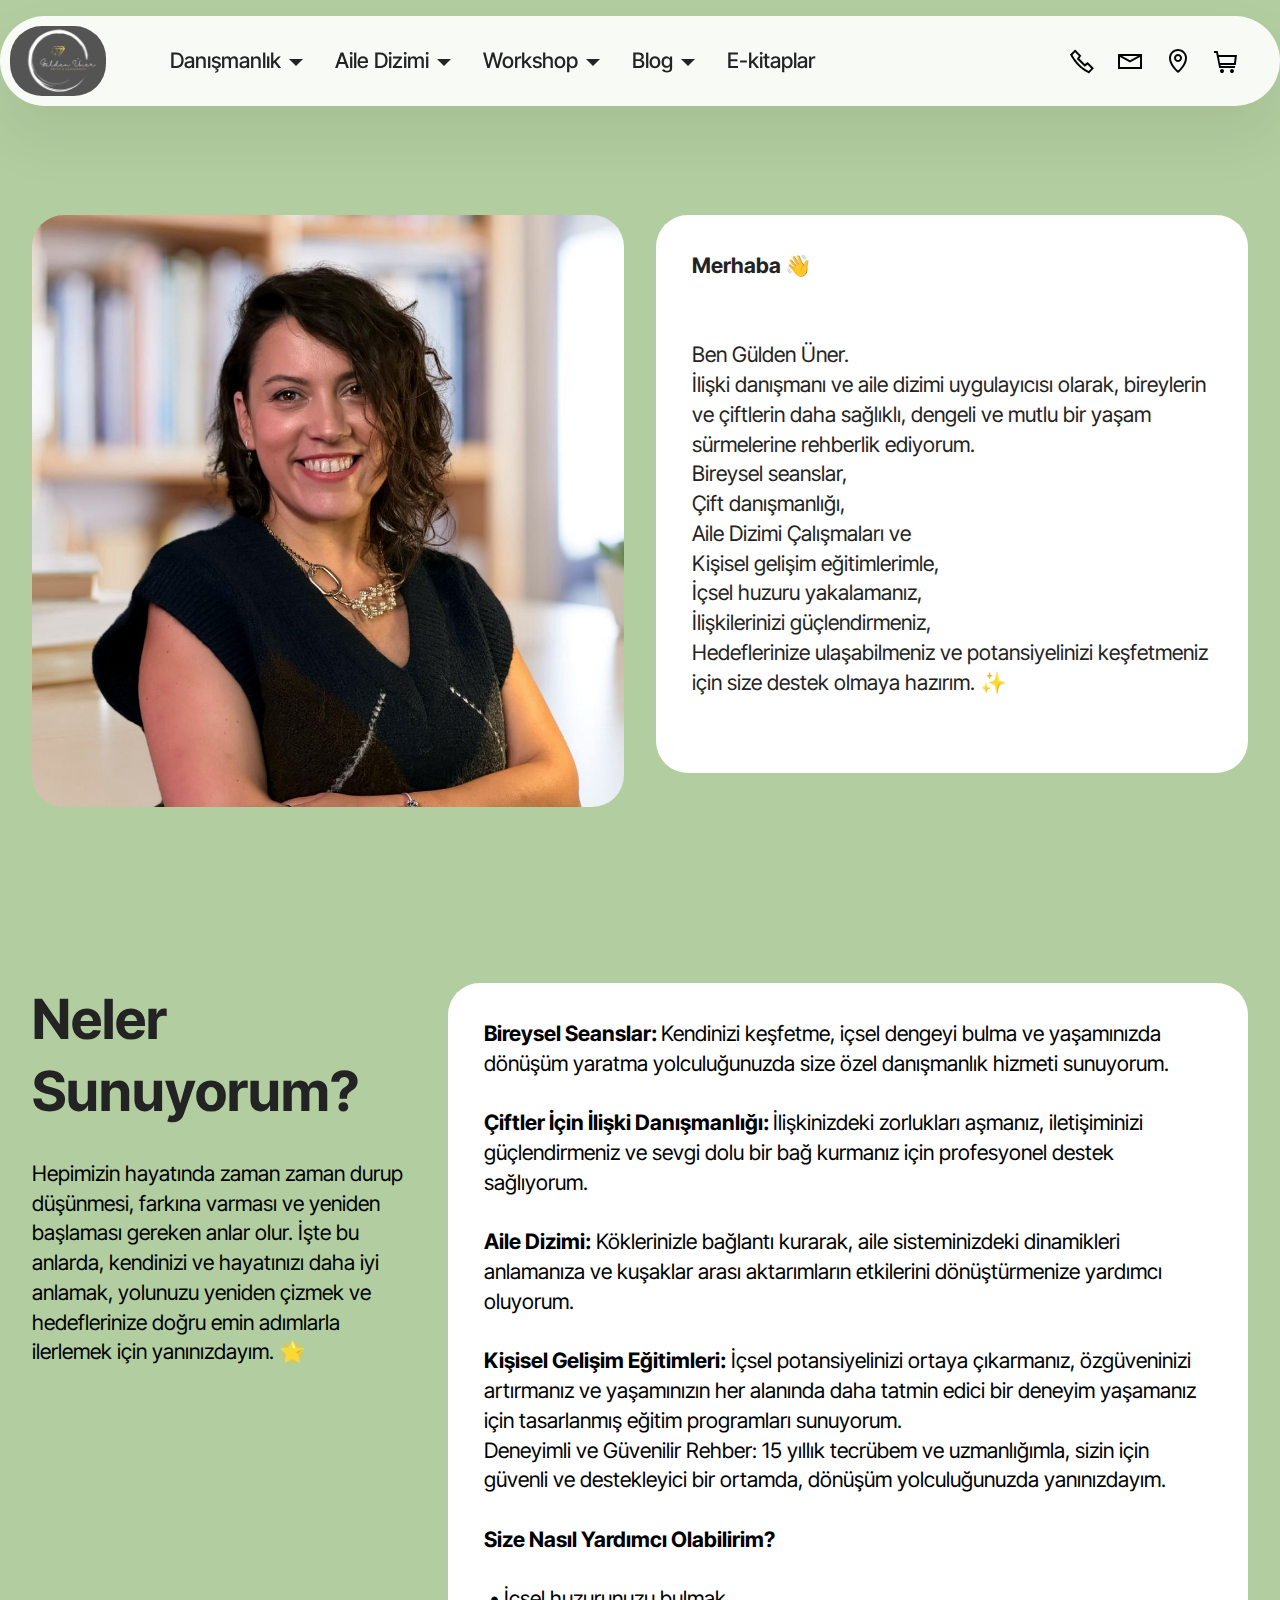
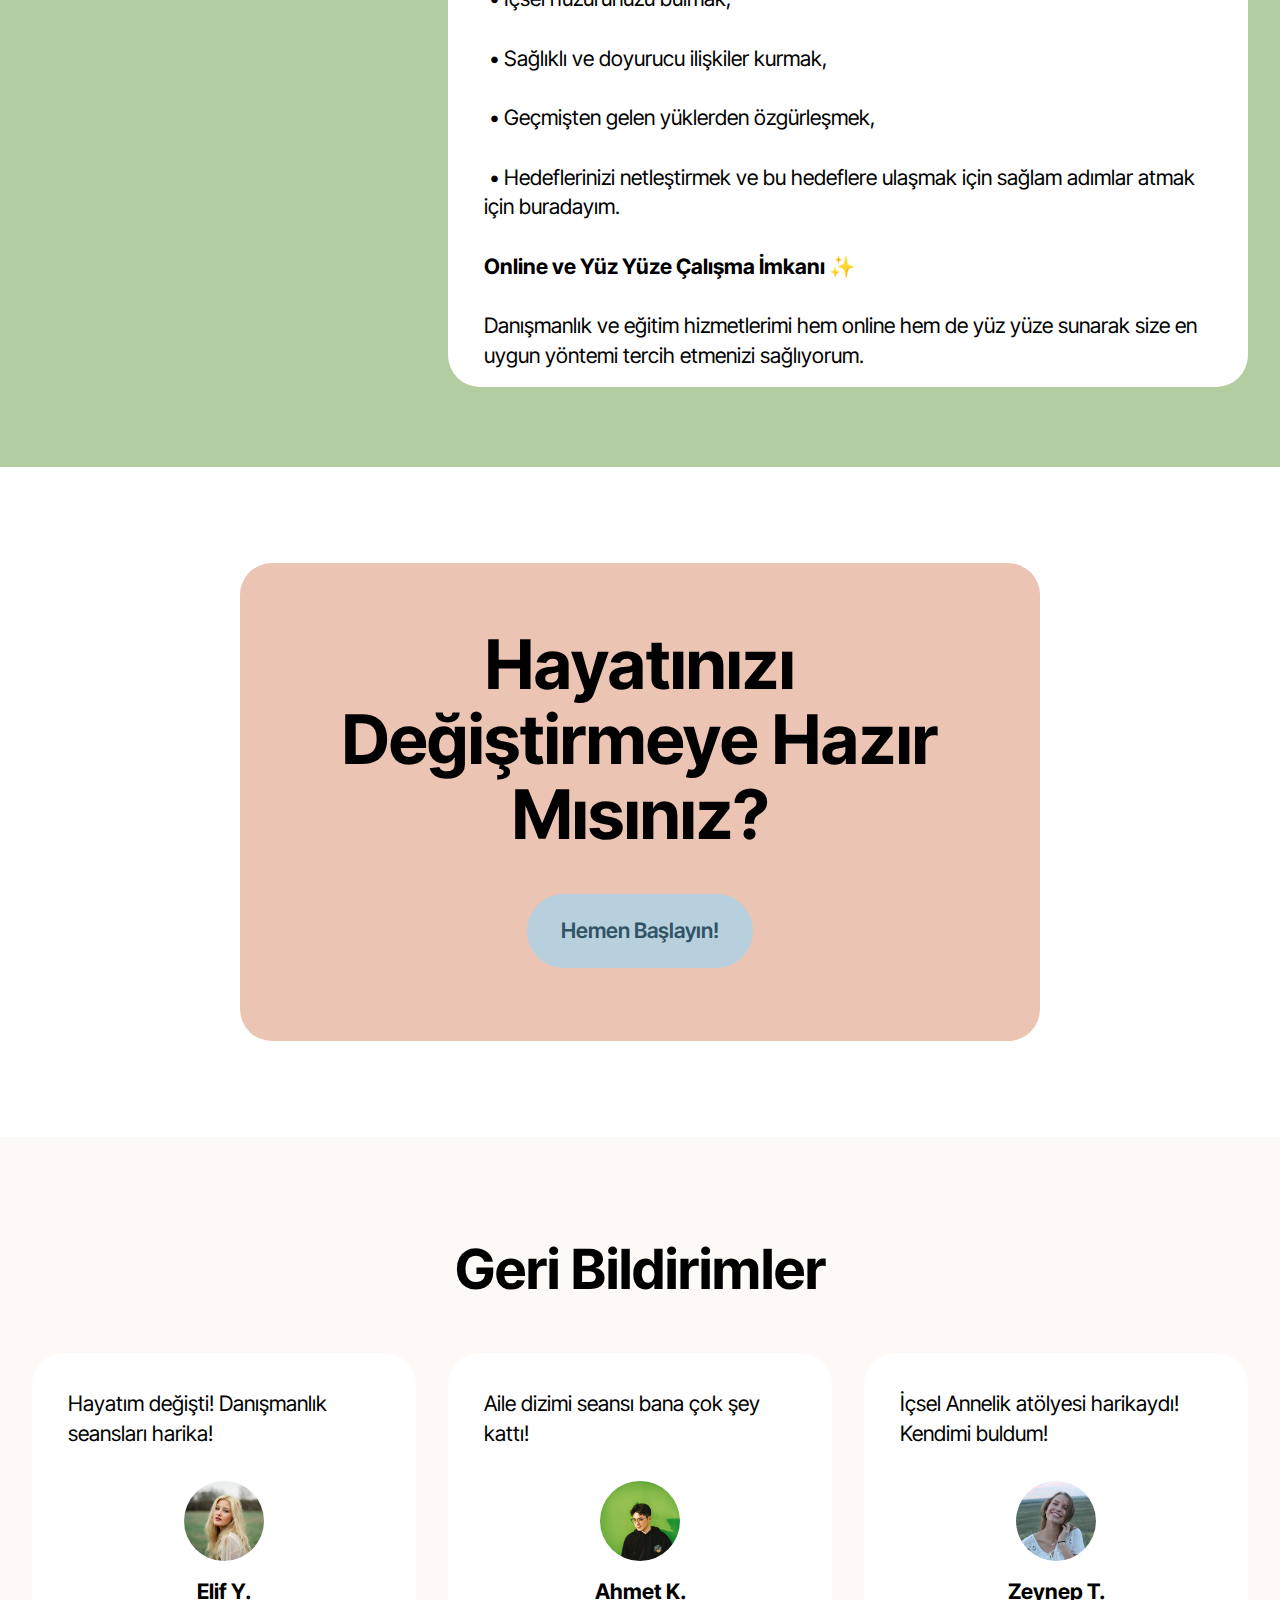
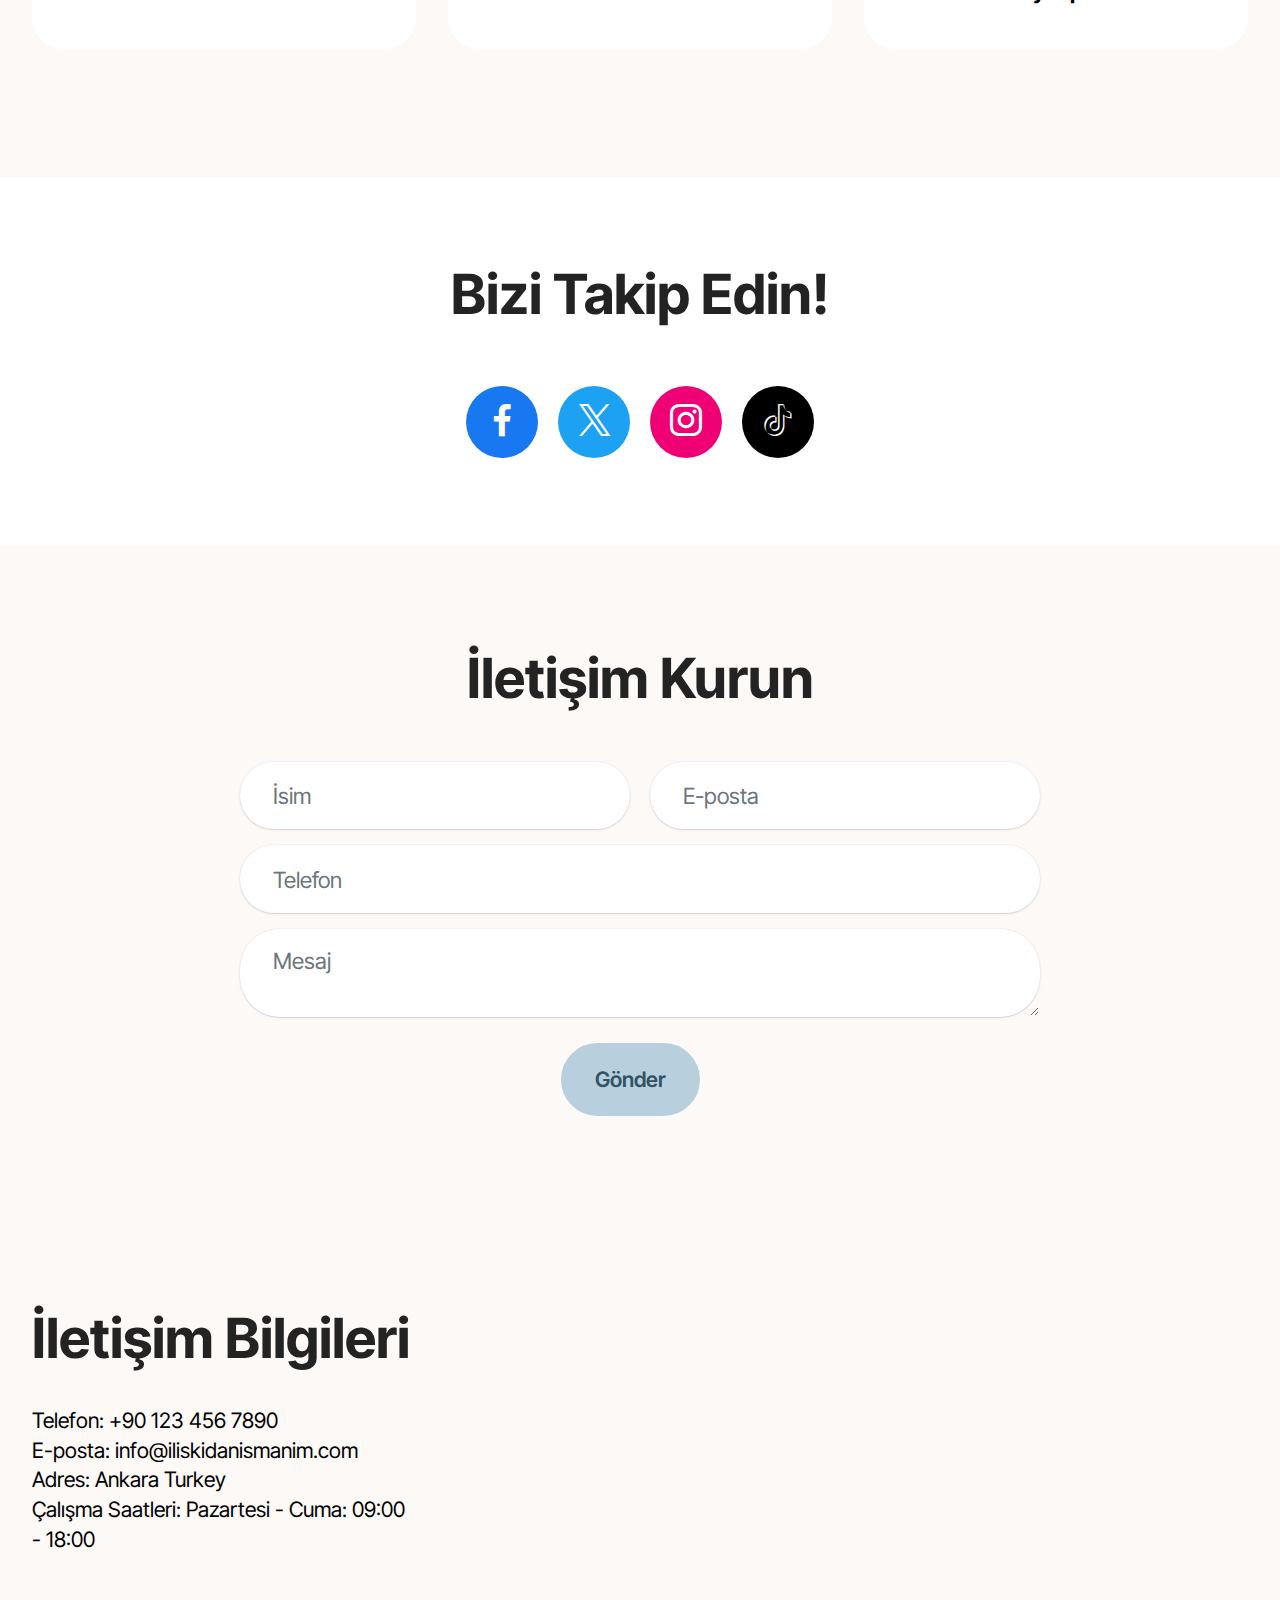
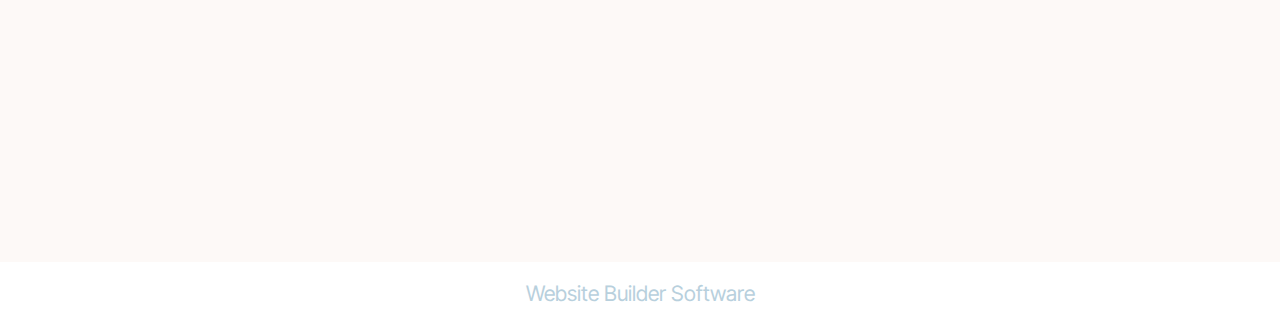
<file: index.html>
<!DOCTYPE html>
<html  >
<head>
  <!-- Site made with Mobirise Website Builder v5.9.18, https://mobirise.com -->
  <meta charset="UTF-8">
  <meta http-equiv="X-UA-Compatible" content="IE=edge">
  <meta name="generator" content="Mobirise v5.9.18, mobirise.com">
  <meta name="viewport" content="width=device-width, initial-scale=1, minimum-scale=1">
  <link rel="shortcut icon" href="assets/images/gulden-unerweb-206x206.png" type="image/x-icon">
  <meta name="description" content="Kendinizi ve İlişkilerinizi Yeniden Keşfedin
Bireysel ilişki danışmanlığı, aile dizimi bireysel seansları ve grup çalışmaları ile kendinizi daha derin bir şekilde tanıma yolculuğuna çıkabilirsiniz. Düzenlediğim “İçsel Annelik: Kendine Şefkat Yolculuğu”, “Öze Dönüş ve Kendini Hatırlamak” gibi özel workshoplar sayesinde, hayatınıza ve ilişkilerinize yeni bir perspektif kazandırabilirsiniz.

Hepimiz daha huzurlu, dengeli ve sevgi dolu bir yaşamı hak ediyoruz. Sizin için buradayım; farkındalıkla güçlenmek ve özünüze dönmek için ilk adımı birlikte atalım.">
  
  
  <title>Gülden Üner Eğitim & Danışmanlık</title>
  <link rel="stylesheet" href="assets/web/assets/mobirise-icons2/mobirise2.css">
  <link rel="stylesheet" href="assets/bootstrap/css/bootstrap.min.css">
  <link rel="stylesheet" href="assets/bootstrap/css/bootstrap-grid.min.css">
  <link rel="stylesheet" href="assets/bootstrap/css/bootstrap-reboot.min.css">
  <link rel="stylesheet" href="assets/parallax/jarallax.css">
  <link rel="stylesheet" href="assets/dropdown/css/style.css">
  <link rel="stylesheet" href="assets/socicon/css/styles.css">
  <link rel="stylesheet" href="assets/theme/css/style.css">
  <link rel="preload" href="https://fonts.googleapis.com/css2?family=Inter+Tight:wght@400;700&display=swap&display=swap" as="style" onload="this.onload=null;this.rel='stylesheet'">
  <noscript><link rel="stylesheet" href="https://fonts.googleapis.com/css2?family=Inter+Tight:wght@400;700&display=swap&display=swap"></noscript>
  <link rel="preload" as="style" href="assets/mobirise/css/mbr-additional.css?v=76VHGb"><link rel="stylesheet" href="assets/mobirise/css/mbr-additional.css?v=76VHGb" type="text/css">

  
  
  
</head>
<body>
  
  <section data-bs-version="5.1" class="menu menu2 cid-uw6UAw4QAH" once="menu" id="menu-5-uw6UAw4QAH">
	

	<nav class="navbar navbar-dropdown navbar-fixed-top navbar-expand-lg">
		<div class="container">
			<div class="navbar-brand">
				<span class="navbar-logo">
					<a href="mailto:guldenuner@gmail.com">
						<img src="assets/images/gulden-unerweb-206x206.png" alt="Mobirise Website Builder" style="height: 4.4rem;">
					</a>
				</span>
				<span class="navbar-caption-wrap"><a class="navbar-caption text-black display-4" href="https://mobiri.se"></a></span>
			</div>
			<button class="navbar-toggler" type="button" data-toggle="collapse" data-bs-toggle="collapse" data-target="#navbarSupportedContent" data-bs-target="#navbarSupportedContent" aria-controls="navbarNavAltMarkup" aria-expanded="false" aria-label="Toggle navigation">
				<div class="hamburger">
					<span></span>
					<span></span>
					<span></span>
					<span></span>
				</div>
			</button>
			<div class="collapse navbar-collapse" id="navbarSupportedContent">
				<ul class="navbar-nav nav-dropdown nav-right" data-app-modern-menu="true"><li class="nav-item dropdown">
						<a class="nav-link link text-black dropdown-toggle show display-7" href="https://mobiri.se" data-toggle="dropdown-submenu" data-bs-toggle="dropdown" data-bs-auto-close="outside" aria-expanded="true">Danışmanlık</a><div class="dropdown-menu show" aria-labelledby="dropdown-610" data-bs-popper="none"><a class="text-black dropdown-item text-primary display-7" href="Page3.html" target="_blank">Bireysel Danışmanlık&nbsp;</a><a class="text-black show dropdown-item text-primary display-7" href="page2.html" target="_blank">İlişki Danışmanlığı / Çiftler</a></div>
					</li>
					<li class="nav-item dropdown">
						<a class="nav-link link text-black dropdown-toggle display-7" href="https://mobiri.se" aria-expanded="false" data-toggle="dropdown-submenu" data-bs-toggle="dropdown" data-bs-auto-close="outside">Aile Dizimi</a><div class="dropdown-menu" aria-labelledby="dropdown-466"><a class="text-black dropdown-item text-primary display-7" href="page5.html" target="_blank">Aile Dizimi Grup Çalışması&nbsp;</a><a class="text-black show dropdown-item text-primary display-7" href="page6.html" target="_blank">Aile Dizimi Bireysel Seans</a></div>
					</li>
					<li class="nav-item dropdown">
						<a class="nav-link link text-black dropdown-toggle display-7" href="https://mobiri.se" data-toggle="dropdown-submenu" data-bs-toggle="dropdown" data-bs-auto-close="outside" aria-expanded="false">Workshop</a><div class="dropdown-menu" aria-labelledby="dropdown-189"><a class="text-black dropdown-item display-7" href="https://mobiri.se">İçsel Annelik: Kendine Şefkat Yolculuğu</a><a class="text-black show dropdown-item display-7" href="https://mobiri.se">Öz'e Dönüş ve Kendini Hatırlamak&nbsp;</a><a class="text-black show dropdown-item display-7" href="https://mobiri.se">İlişkiler&nbsp;</a></div>
					</li><li class="nav-item dropdown"><a class="nav-link link text-black dropdown-toggle display-7" href="https://mobiri.se" data-toggle="dropdown-submenu" data-bs-toggle="dropdown" data-bs-auto-close="outside" aria-expanded="false">Blog</a><div class="dropdown-menu" aria-labelledby="dropdown-370"><a class="text-black show dropdown-item text-primary display-7" href="page7.html">İlişkiler&nbsp;</a><a class="text-black show dropdown-item text-primary display-7" href="page9.html">Aile Dizimi</a><a class="text-black show dropdown-item display-7" href="https://mobiri.se">Kişisel Gelişim</a></div></li><li class="nav-item"><a class="nav-link link text-black show display-7" href="https://mobiri.se">E-kitaplar</a></li></ul>
				<div class="icons-menu">
					<a class="iconfont-wrapper" href="https://mobiri.se">
						<span class="p-2 mbr-iconfont mobi-mbri-phone mobi-mbri"></span>
					</a>
					<a class="iconfont-wrapper" href="https://mobiri.se">
						<span class="p-2 mbr-iconfont mobi-mbri-letter mobi-mbri"></span>
					</a>
					<a class="iconfont-wrapper" href="https://mobiri.se">
						<span class="p-2 mbr-iconfont mobi-mbri-map-pin mobi-mbri"></span>
					</a>
					<a class="iconfont-wrapper" href="https://mobiri.se">
						<span class="p-2 mbr-iconfont mobi-mbri-shopping-cart mobi-mbri"></span>
					</a>
				</div>
				
			</div>
		</div>
	</nav>
</section>

<section data-bs-version="5.1" class="features031 cid-uy92nzu34e" id="features031-1f">
    
    
    
    <div class="container">
        <div class="row justify-content-center">
            <div class="col-md-12 content-head mb-5">
                <h1 class="mbr-section-title mbr-fonts-style mb-0 display-2"><p>
                    &nbsp; &nbsp;<strong></strong></p></h1>
                
            </div>
        </div>
        <div class="row justify-content-center  blockContent">
            <div class="col-12 col-lg">
                <div class="item-wrapper align-left">
                    <div class="counter-container mbr-text mbr-fonts-style display-7">
                        <div style="text-align: left;"><strong>Merhaba 👋</strong></div><div style="text-align: left;"><br></div><div style="text-align: left;"><br></div><div style="text-align: left;">Ben Gülden Üner.</div><div style="text-align: left;"> İlişki danışmanı ve aile dizimi uygulayıcısı olarak, bireylerin ve çiftlerin daha sağlıklı, dengeli ve mutlu bir yaşam sürmelerine rehberlik ediyorum. </div><div style="text-align: left;">Bireysel seanslar, </div><div style="text-align: left;">Çift danışmanlığı,</div><div style="text-align: left;">Aile Dizimi Çalışmaları ve </div><div style="text-align: left;">Kişisel gelişim eğitimlerimle, </div><div style="text-align: left;">İçsel huzuru yakalamanız,</div><div style="text-align: left;">İlişkilerinizi güçlendirmeniz,</div><div style="text-align: left;">Hedeflerinize ulaşabilmeniz ve potansiyelinizi keşfetmeniz için size destek olmaya hazırım. ✨</div><div style="text-align: left;"><br></div><div style="text-align: left;"><br></div>
                    </div>
                </div>
            </div>
            <div class="col-12 col-lg-6">
                <div class="image-wrapper">
                    <img class="w-100" src="assets/images/gufj-1080x1080.jpg" alt="Mobirise Website Builder">
                </div>
            </div>

        </div>
    </div>
</section>

<section data-bs-version="5.1" class="article021 cid-uy9ds3uPGL" id="article21-1h">
    
    <div class="container">
        <div class="row justify-content-center">
            <div class="col-lg-4">
                <div class="col-12 col-md-12">
                    <h5 class="mbr-section-title mbr-fonts-style mt-0 mb-4 display-2"><strong>Neler Sunuyorum?</strong></h5>
                    <h6 class="mbr-section-subtitle mbr-fonts-style mt-0 mb-4 display-7">Hepimizin hayatında zaman zaman durup düşünmesi, farkına varması ve yeniden başlaması gereken anlar olur. İşte bu anlarda, kendinizi ve hayatınızı daha iyi anlamak, yolunuzu yeniden çizmek ve hedeflerinize doğru emin adımlarla ilerlemek için yanınızdayım. 🌟</h6>
                    
                </div>
            </div>

            <div class="col-lg-8 side-features">
                <div class="item-wrapper align-left">
                    <div class="counter-container mbr-text mbr-fonts-style display-7">
                        <div><strong>Bireysel Seanslar: </strong>Kendinizi keşfetme, içsel dengeyi bulma ve yaşamınızda dönüşüm yaratma yolculuğunuzda size özel danışmanlık hizmeti sunuyorum.</div><div><br></div><div><strong>Çiftler İçin İlişki Danışmanlığı: </strong>İlişkinizdeki zorlukları aşmanız, iletişiminizi güçlendirmeniz ve sevgi dolu bir bağ kurmanız için profesyonel destek sağlıyorum.</div><div><br></div><div><strong>Aile Dizimi:</strong> Köklerinizle bağlantı kurarak, aile sisteminizdeki dinamikleri anlamanıza ve kuşaklar arası aktarımların etkilerini dönüştürmenize yardımcı oluyorum.</div><div><br></div><div><strong>Kişisel Gelişim Eğitimleri:</strong> İçsel potansiyelinizi ortaya çıkarmanız, özgüveninizi artırmanız ve yaşamınızın her alanında daha tatmin edici bir deneyim yaşamanız için tasarlanmış eğitim programları sunuyorum.</div><div>Deneyimli ve Güvenilir Rehber: 15 yıllık tecrübem ve uzmanlığımla, sizin için güvenli ve destekleyici bir ortamda, dönüşüm yolculuğunuzda yanınızdayım.</div><div><br></div><div><strong>Size Nasıl Yardımcı Olabilirim?</strong></div><div><br></div><div>&nbsp;•	İçsel huzurunuzu bulmak,</div><div><br></div><div>&nbsp;•	Sağlıklı ve doyurucu ilişkiler kurmak,</div><div><br></div><div>&nbsp;•	Geçmişten gelen yüklerden özgürleşmek,</div><div><br></div><div>&nbsp;•	Hedeflerinizi netleştirmek ve bu hedeflere ulaşmak için sağlam adımlar atmak için buradayım.</div><div><br></div><div><strong>Online ve Yüz Yüze Çalışma İmkanı ✨</strong></div><div><br></div><div>Danışmanlık ve eğitim hizmetlerimi hem online hem de yüz yüze sunarak size en uygun yöntemi tercih etmenizi sağlıyorum.</div>
                    </div>
                </div>
            </div>
        </div>
    </div>
</section>

<section data-bs-version="5.1" class="header14 cid-uw6UAwwcEq mbr-parallax-background" id="call-to-action-1-uw6UAwwcEq">
	

	
	
	<div class="container">
		<div class="row justify-content-center">
			<div class="card col-12 col-md-12 col-lg-8">
				<div class="card-wrapper">
					<div class="card-box align-center">
						<h1 class="card-title mbr-fonts-style mb-4 display-1">
							<strong>Hayatınızı Değiştirmeye Hazır Mısınız?</strong>
						</h1>
						
						<div class="mbr-section-btn mt-4"><a class="btn btn-primary display-7" href="https://mobiri.se">Hemen Başlayın!</a></div>
					</div>
				</div>
			</div>
		</div>
	</div>
</section>

<section data-bs-version="5.1" class="people04 cid-uw6UAwvK7A" id="testimonials-4-uw6UAwvK7A">
	
	
	<div class="container">
		<div class="row mb-5 justify-content-center">
			<div class="col-12 mb-0 content-head">
				<h3 class="mbr-section-title mbr-fonts-style align-center mb-0 display-2">
					<strong>Geri Bildirimler</strong>
				</h3>
				
			</div>
		</div>
		<div class="row mbr-masonry" data-masonry="{&quot;percentPosition&quot;: true }">
			<div class="item features-without-image col-12 col-md-6 col-lg-4 active">
				<div class="item-wrapper">
					<div class="card-box align-left">
						<p class="card-text mbr-fonts-style display-7">Hayatım değişti! Danışmanlık seansları harika!</p>
						<div class="img-wrapper mt-4 mb-3">
							<img src="assets/images/photo-1589571894960-20bbe2828d0a.jpeg" data-slide-to="0" data-bs-slide-to="0" alt="">
						</div>
						<h5 class="card-title mbr-fonts-style display-7">
							<strong>Elif Y.</strong>
						</h5>
					</div>
				</div>
			</div>
			<div class="item features-without-image col-12 col-md-6 col-lg-4">
				<div class="item-wrapper">
					<div class="card-box align-left">
						<p class="card-text mbr-fonts-style display-7">Aile dizimi seansı bana çok şey kattı!</p>
						<div class="img-wrapper mt-4 mb-3">
							<img src="assets/images/photo-1679746584014-fb31d4eb0a5e.jpeg" data-slide-to="4" data-bs-slide-to="4" alt="">
						</div>
						<h5 class="card-title mbr-fonts-style display-7">
							<strong>Ahmet K.</strong>
						</h5>
					</div>
				</div>
			</div>
			<div class="item features-without-image col-12 col-md-6 col-lg-4">
				<div class="item-wrapper">
					<div class="card-box align-left">
						<p class="card-text mbr-fonts-style display-7">İçsel Annelik atölyesi harikaydı! Kendimi buldum!</p>
						<div class="img-wrapper mt-4 mb-3">
							<img src="assets/images/photo-1545803928-04e3f4cdd4ed.jpeg" data-slide-to="5" data-bs-slide-to="5" alt="">
						</div>
						<h5 class="card-title mbr-fonts-style display-7">
							<strong>Zeynep T.</strong>
						</h5>
					</div>
				</div>
			</div>
		</div>
	</div>
</section>

<section data-bs-version="5.1" class="social4 cid-uw6UAwxySd" id="follow-us-1-uw6UAwxySd">
    
    
    

    <div class="container">
        <div class="media-container-row">
            <div class="col-12">
                <h3 class="mbr-section-title align-center mb-5 mbr-fonts-style display-2">
                    <strong>Bizi Takip Edin!</strong>
                </h3>
                <div class="social-list align-center">
                    <a class="iconfont-wrapper bg-facebook m-2 " target="_blank" href="https://mobiri.se">
                        <span class="socicon-facebook socicon"></span>
                    </a>
                    <a class="iconfont-wrapper bg-twitter m-2" href="https://mobiri.se" target="_blank">
                        <span class="socicon-twitter socicon"></span>
                    </a>
                    <a class="iconfont-wrapper bg-instagram m-2" href="https://mobiri.se" target="_blank">
                        <span class="socicon-instagram socicon"></span>
                    </a>
                    
                    
                    
                    
                    
                    <a class="iconfont-wrapper bg-tiktok m-2" href="https://mobiri.se" target="_blank">
                        <span class="socicon-tiktok socicon"></span>
                    </a>
                    
                    
                </div>
            </div>
        </div>
    </div>
</section>

<section data-bs-version="5.1" class="form5 cid-uw6UAwxu95" id="contact-form-3-uw6UAwxu95">
    
    
    <div class="container">
        <div class="row justify-content-center">
            <div class="col-12 content-head">
                <div class="mbr-section-head mb-5">
                    <h3 class="mbr-section-title mbr-fonts-style align-center mb-0 display-2">
                        <strong>İletişim Kurun</strong>
                    </h3>
                    
                </div>
            </div>
        </div>
        <div class="row justify-content-center">
            <div class="col-lg-8 mx-auto mbr-form" data-form-type="formoid">
                <form action="https://mobirise.eu/" method="POST" class="mbr-form form-with-styler" data-form-title="Form Name"><input type="hidden" name="email" data-form-email="true" value="vjqcF73csRbdGUGZXYQ0fRdvbWmN+ryRnOCGnt58ftCpdOw0yVV3s8Ph/tPvv0bjLr2aS/szlJttHWjEWqjoymvqRN/22Av/4uRr7gj5mbvrefBfJfZI2axiWwtaTJpr">
                    <div class="row">
                        <div hidden="hidden" data-form-alert="" class="alert alert-success col-12">Thanks for filling out the form!</div>
                        <div hidden="hidden" data-form-alert-danger="" class="alert alert-danger col-12">
                            Oops...! some problem!
                        </div>
                    </div>
                    <div class="dragArea row">
                        <div class="col-md col-sm-12 form-group mb-3" data-for="name">
                            <input type="text" name="name" placeholder="İsim" data-form-field="name" class="form-control" value="" id="name-contact-form-3-uw6UAwxu95">
                        </div>
                        <div class="col-md col-sm-12 form-group mb-3" data-for="email">
                            <input type="email" name="email" placeholder="E-posta" data-form-field="email" class="form-control" value="" id="email-contact-form-3-uw6UAwxu95">
                        </div>
                        <div class="col-12 form-group mb-3 mb-3" data-for="url">
                            <input type="url" name="url" placeholder="Telefon" data-form-field="url" class="form-control" value="" id="url-contact-form-3-uw6UAwxu95">
                        </div>
                        <div class="col-12 form-group mb-3" data-for="textarea">
                            <textarea name="textarea" placeholder="Mesaj" data-form-field="textarea" class="form-control" id="textarea-contact-form-3-uw6UAwxu95"></textarea>
                        </div>
                        <div class="col-lg-12 col-md-12 col-sm-12 align-center mbr-section-btn">
                            <button type="submit" class="btn btn-primary display-7">Gönder</button>
                        </div>
                    </div>
                </form>
            </div>
        </div>
    </div>
</section>

<section data-bs-version="5.1" class="contacts03 cid-uw6UAwyzjI" id="contacts-11-uw6UAwyzjI">
  

  
  <div class="container">
    <div class="row justify-content-center">
      <div class="col-lg-4">
        <div class="col-12 col-md-12">
          <h5 class="mbr-section-title mbr-fonts-style mt-0 mb-4 display-2">
            <strong>İletişim Bilgileri</strong>
          </h5>
          <p class="mbr-section-subtitle mbr-fonts-style mt-0 mb-4 display-7">
            Telefon: +90 123 456 7890
            <br>E-posta: info@iliskidanismanim.com
            <br>Adres: Ankara Turkey
            <br>Çalışma Saatleri: Pazartesi - Cuma: 09:00 - 18:00
          </p> 

          
        </div>
      </div>
        <div class="col-lg-8 side-features">
        <div class="google-map"><iframe frameborder="0" style="border:0" src="https://www.google.com/maps/embed?pb=!1m14!1m8!1m3!1d6045.3003145248895!2d-73.9884657!3d40.7477229!3m2!1i1024!2i768!4f13.1!3m3!1m2!1s0x89c259a9ac1f1b85%3A0x7e33d1c0e7af3be4!2zMzUwIDV0aCBBdmUsIE5ldyBZb3JrLCBOWSAxMDExOCwg0KHQqNCQ!5e0!3m2!1sru!2sru!4v1689597362021!5m2!1sen!2sen" allowfullscreen=""></iframe></div>
      </div>
    </div>
  </div>
</section><section class="display-7" style="padding: 0;align-items: center;justify-content: center;flex-wrap: wrap;    align-content: center;display: flex;position: relative;height: 4rem;"><a href="https://mobiri.se/3628106" style="flex: 1 1;height: 4rem;position: absolute;width: 100%;z-index: 1;"><img alt="" style="height: 4rem;" src="[data-uri]"></a><p style="margin: 0;text-align: center;" class="display-7">&#8204;</p><a style="z-index:1" href="https://mobirise.com"> Website Builder Software</a></section><script src="assets/bootstrap/js/bootstrap.bundle.min.js"></script>  <script src="assets/parallax/jarallax.js"></script>  <script src="assets/smoothscroll/smooth-scroll.js"></script>  <script src="assets/ytplayer/index.js"></script>  <script src="assets/dropdown/js/navbar-dropdown.js"></script>  <script src="assets/masonry/masonry.pkgd.min.js"></script>  <script src="assets/imagesloaded/imagesloaded.pkgd.min.js"></script>  <script src="assets/theme/js/script.js"></script>  <script src="assets/formoid/formoid.min.js"></script>  
  
  
</body>
</html>
</file>
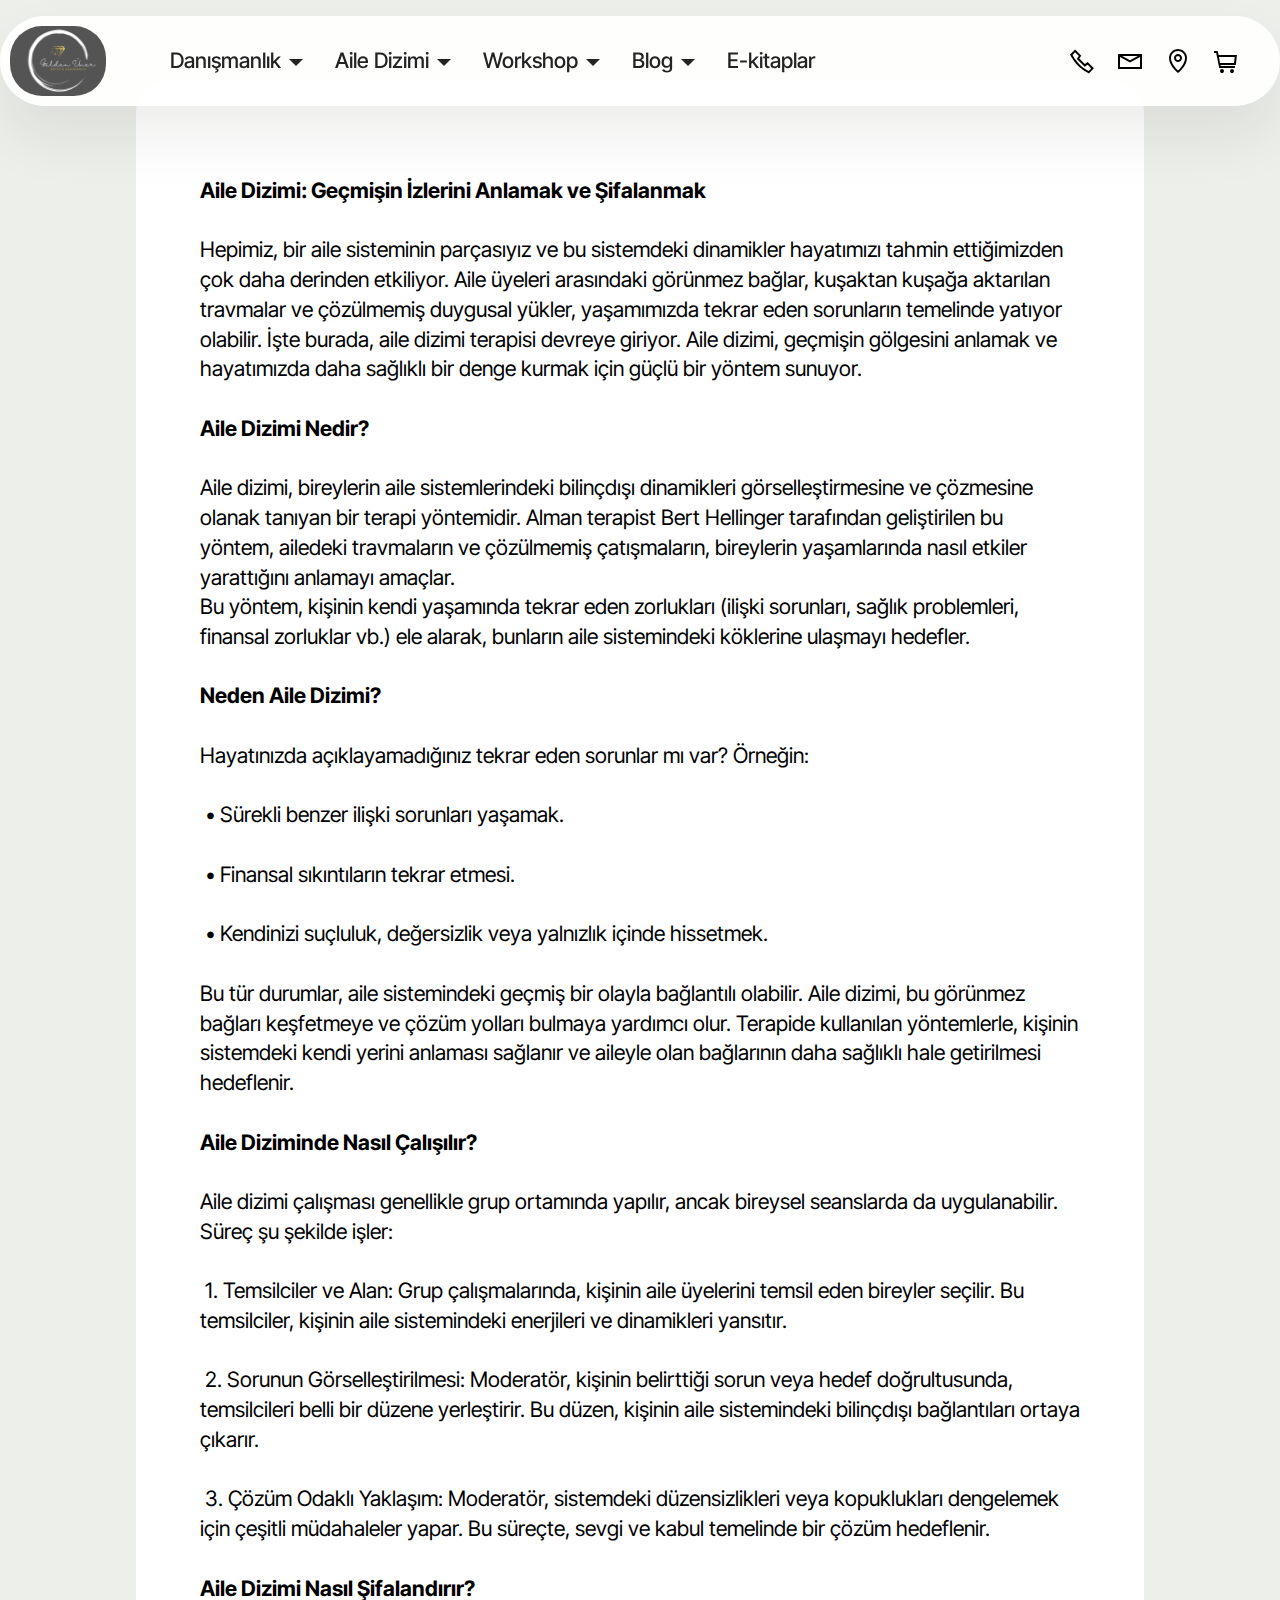
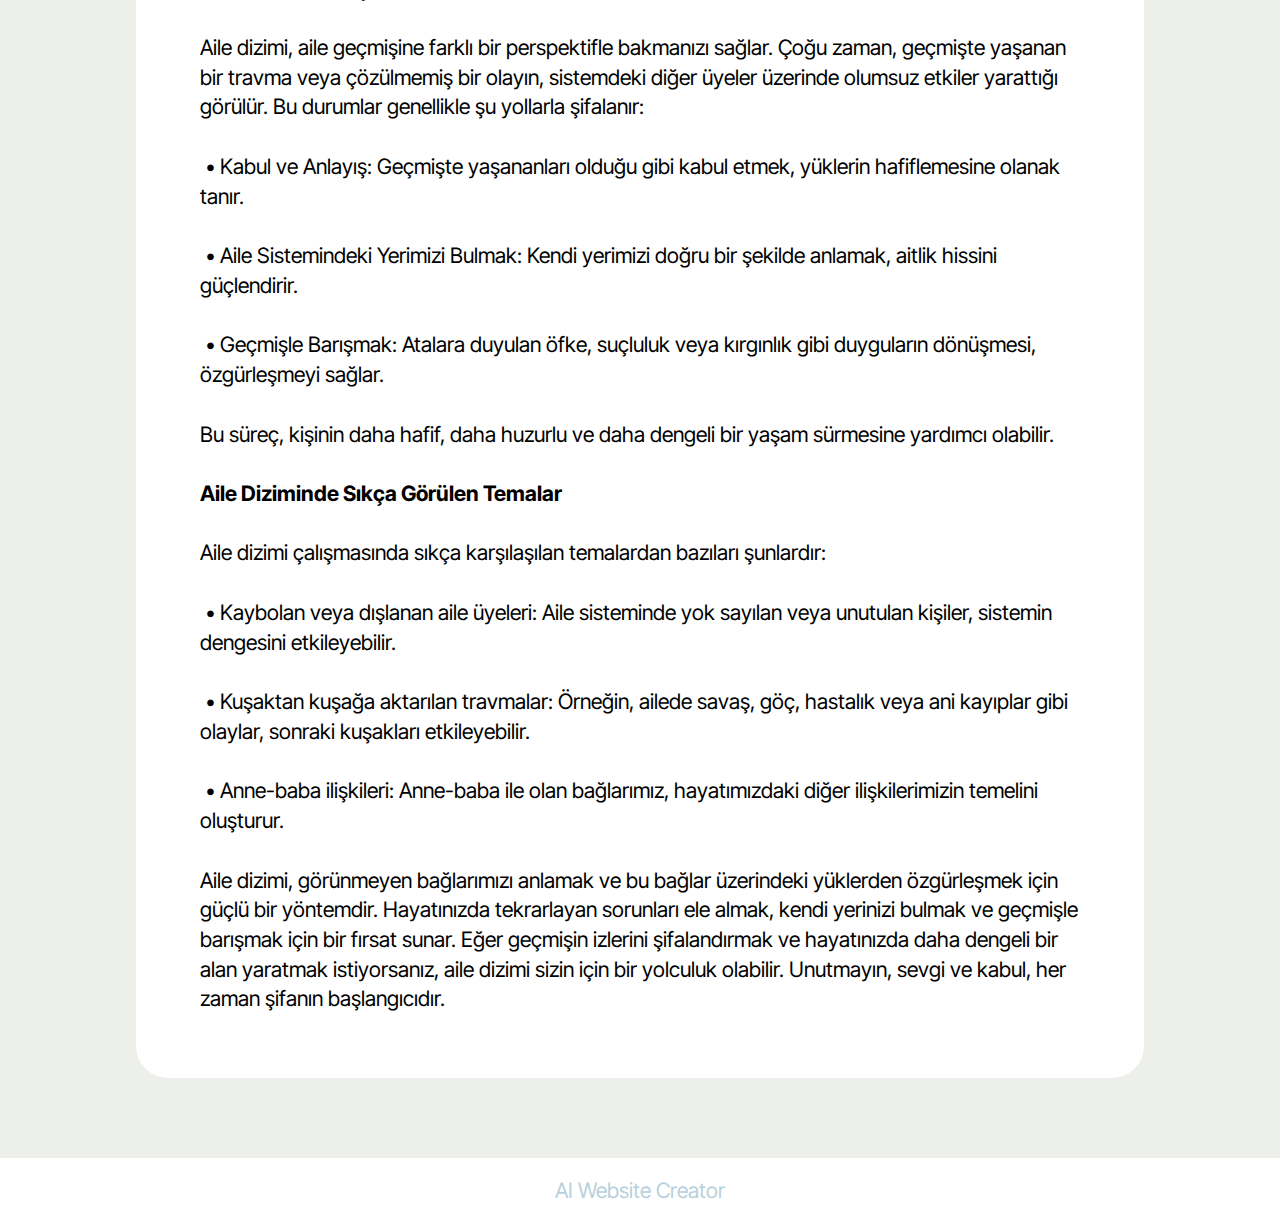
<file: page10.html>
<!DOCTYPE html>
<html  >
<head>
  <!-- Site made with Mobirise Website Builder v5.9.18, https://mobirise.com -->
  <meta charset="UTF-8">
  <meta http-equiv="X-UA-Compatible" content="IE=edge">
  <meta name="generator" content="Mobirise v5.9.18, mobirise.com">
  <meta name="viewport" content="width=device-width, initial-scale=1, minimum-scale=1">
  <link rel="shortcut icon" href="assets/images/gulden-unerweb-206x206.png" type="image/x-icon">
  <meta name="description" content="">
  
  
  <title>Aile Dizimi: Geçmişin İzlerini Anlamak ve Şifalanmak</title>
  <link rel="stylesheet" href="assets/web/assets/mobirise-icons2/mobirise2.css">
  <link rel="stylesheet" href="assets/bootstrap/css/bootstrap.min.css">
  <link rel="stylesheet" href="assets/bootstrap/css/bootstrap-grid.min.css">
  <link rel="stylesheet" href="assets/bootstrap/css/bootstrap-reboot.min.css">
  <link rel="stylesheet" href="assets/dropdown/css/style.css">
  <link rel="stylesheet" href="assets/theme/css/style.css">
  <link rel="preload" href="https://fonts.googleapis.com/css2?family=Inter+Tight:wght@400;700&display=swap&display=swap" as="style" onload="this.onload=null;this.rel='stylesheet'">
  <noscript><link rel="stylesheet" href="https://fonts.googleapis.com/css2?family=Inter+Tight:wght@400;700&display=swap&display=swap"></noscript>
  <link rel="preload" as="style" href="assets/mobirise/css/mbr-additional.css?v=CDLUzh"><link rel="stylesheet" href="assets/mobirise/css/mbr-additional.css?v=CDLUzh" type="text/css">

  
  
  
</head>
<body>
  
  <section data-bs-version="5.1" class="menu menu2 cid-uw6UAw4QAH" once="menu" id="menu02-1r">
	

	<nav class="navbar navbar-dropdown navbar-fixed-top navbar-expand-lg">
		<div class="container">
			<div class="navbar-brand">
				<span class="navbar-logo">
					<a href="mailto:guldenuner@gmail.com">
						<img src="assets/images/gulden-unerweb-206x206.png" alt="Mobirise Website Builder" style="height: 4.4rem;">
					</a>
				</span>
				<span class="navbar-caption-wrap"><a class="navbar-caption text-black display-4" href="https://mobiri.se"></a></span>
			</div>
			<button class="navbar-toggler" type="button" data-toggle="collapse" data-bs-toggle="collapse" data-target="#navbarSupportedContent" data-bs-target="#navbarSupportedContent" aria-controls="navbarNavAltMarkup" aria-expanded="false" aria-label="Toggle navigation">
				<div class="hamburger">
					<span></span>
					<span></span>
					<span></span>
					<span></span>
				</div>
			</button>
			<div class="collapse navbar-collapse" id="navbarSupportedContent">
				<ul class="navbar-nav nav-dropdown nav-right" data-app-modern-menu="true"><li class="nav-item dropdown open">
						<a class="nav-link link text-black dropdown-toggle show display-7" href="https://mobiri.se" data-toggle="dropdown-submenu" data-bs-toggle="dropdown" data-bs-auto-close="outside" aria-expanded="true">Danışmanlık</a><div class="dropdown-menu show" aria-labelledby="dropdown-610" data-bs-popper="none"><a class="text-black dropdown-item text-primary display-7" href="Page3.html" target="_blank">Bireysel Danışmanlık&nbsp;</a><a class="text-black show dropdown-item text-primary display-7" href="page2.html" target="_blank">İlişki Danışmanlığı / Çiftler</a></div>
					</li>
					<li class="nav-item dropdown">
						<a class="nav-link link text-black dropdown-toggle display-7" href="https://mobiri.se" aria-expanded="false" data-toggle="dropdown-submenu" data-bs-toggle="dropdown" data-bs-auto-close="outside">Aile Dizimi</a><div class="dropdown-menu" aria-labelledby="dropdown-466"><a class="text-black dropdown-item text-primary display-7" href="page5.html" target="_blank">Aile Dizimi Grup Çalışması&nbsp;</a><a class="text-black show dropdown-item text-primary display-7" href="page6.html" target="_blank">Aile Dizimi Bireysel Seans</a></div>
					</li>
					<li class="nav-item dropdown">
						<a class="nav-link link text-black dropdown-toggle display-7" href="https://mobiri.se" data-toggle="dropdown-submenu" data-bs-toggle="dropdown" data-bs-auto-close="outside" aria-expanded="false">Workshop</a><div class="dropdown-menu" aria-labelledby="dropdown-189"><a class="text-black dropdown-item display-7" href="https://mobiri.se">İçsel Annelik: Kendine Şefkat Yolculuğu</a><a class="text-black show dropdown-item display-7" href="https://mobiri.se">Öz'e Dönüş ve Kendini Hatırlamak&nbsp;</a><a class="text-black show dropdown-item display-7" href="https://mobiri.se">İlişkiler&nbsp;</a></div>
					</li><li class="nav-item dropdown"><a class="nav-link link text-black dropdown-toggle display-7" href="https://mobiri.se" data-toggle="dropdown-submenu" data-bs-toggle="dropdown" data-bs-auto-close="outside" aria-expanded="false">Blog</a><div class="dropdown-menu" aria-labelledby="dropdown-370"><a class="text-black show dropdown-item text-primary display-7" href="page7.html">İlişkiler&nbsp;</a><a class="text-black show dropdown-item text-primary display-7" href="page9.html">Aile Dizimi</a><a class="text-black show dropdown-item display-7" href="https://mobiri.se">Kişisel Gelişim</a></div></li><li class="nav-item"><a class="nav-link link text-black show display-7" href="https://mobiri.se">E-kitaplar</a></li></ul>
				<div class="icons-menu">
					<a class="iconfont-wrapper" href="https://mobiri.se">
						<span class="p-2 mbr-iconfont mobi-mbri-phone mobi-mbri"></span>
					</a>
					<a class="iconfont-wrapper" href="https://mobiri.se">
						<span class="p-2 mbr-iconfont mobi-mbri-letter mobi-mbri"></span>
					</a>
					<a class="iconfont-wrapper" href="https://mobiri.se">
						<span class="p-2 mbr-iconfont mobi-mbri-map-pin mobi-mbri"></span>
					</a>
					<a class="iconfont-wrapper" href="https://mobiri.se">
						<span class="p-2 mbr-iconfont mobi-mbri-shopping-cart mobi-mbri"></span>
					</a>
				</div>
				
			</div>
		</div>
	</nav>
</section>

<section data-bs-version="5.1" class="article07 cid-uyazKkdWfK" id="article19-1u">
  

  
  
  <div class="container">
    <div class="row justify-content-center">
      <div class="card col-md-12 col-lg-10">
        <div class="card-wrapper">
          
          <div class="card-box align-left mt-4">
            <div class="mbr-text counter-container mbr-fonts-style display-7">
              <div><strong>Aile Dizimi: Geçmişin İzlerini Anlamak ve Şifalanmak</strong></div><div><strong><br></strong></div><div>Hepimiz, bir aile sisteminin parçasıyız ve bu sistemdeki dinamikler hayatımızı tahmin ettiğimizden çok daha derinden etkiliyor. Aile üyeleri arasındaki görünmez bağlar, kuşaktan kuşağa aktarılan travmalar ve çözülmemiş duygusal yükler, yaşamımızda tekrar eden sorunların temelinde yatıyor olabilir. İşte burada, aile dizimi terapisi devreye giriyor. Aile dizimi, geçmişin gölgesini anlamak ve hayatımızda daha sağlıklı bir denge kurmak için güçlü bir yöntem sunuyor.</div><div><strong><br></strong></div><div><strong>Aile Dizimi Nedir?</strong></div><div><strong><br></strong></div><div>Aile dizimi, bireylerin aile sistemlerindeki bilinçdışı dinamikleri görselleştirmesine ve çözmesine olanak tanıyan bir terapi yöntemidir. Alman terapist Bert Hellinger tarafından geliştirilen bu yöntem, ailedeki travmaların ve çözülmemiş çatışmaların, bireylerin yaşamlarında nasıl etkiler yarattığını anlamayı amaçlar.</div><div>Bu yöntem, kişinin kendi yaşamında tekrar eden zorlukları (ilişki sorunları, sağlık problemleri, finansal zorluklar vb.) ele alarak, bunların aile sistemindeki köklerine ulaşmayı hedefler.</div><div><strong><br></strong></div><div><strong>Neden Aile Dizimi?</strong></div><div><strong><br></strong></div><div>Hayatınızda açıklayamadığınız tekrar eden sorunlar mı var? Örneğin:</div><div><br></div><div>&nbsp;•	Sürekli benzer ilişki sorunları yaşamak.</div><div><br></div><div>&nbsp;•	Finansal sıkıntıların tekrar etmesi.</div><div><br></div><div>&nbsp;•	Kendinizi suçluluk, değersizlik veya yalnızlık içinde hissetmek.</div><div><br></div><div>Bu tür durumlar, aile sistemindeki geçmiş bir olayla bağlantılı olabilir. Aile dizimi, bu görünmez bağları keşfetmeye ve çözüm yolları bulmaya yardımcı olur. Terapide kullanılan yöntemlerle, kişinin sistemdeki kendi yerini anlaması sağlanır ve aileyle olan bağlarının daha sağlıklı hale getirilmesi hedeflenir.</div><div><strong><br></strong></div><div><strong>Aile Diziminde Nasıl Çalışılır?</strong></div><div><strong><br></strong></div><div>Aile dizimi çalışması genellikle grup ortamında yapılır, ancak bireysel seanslarda da uygulanabilir. Süreç şu şekilde işler:</div><div><br></div><div>&nbsp;1.	Temsilciler ve Alan: Grup çalışmalarında, kişinin aile üyelerini temsil eden bireyler seçilir. Bu temsilciler, kişinin aile sistemindeki enerjileri ve dinamikleri yansıtır.</div><div><br></div><div>&nbsp;2.	Sorunun Görselleştirilmesi: Moderatör, kişinin belirttiği sorun veya hedef doğrultusunda, temsilcileri belli bir düzene yerleştirir. Bu düzen, kişinin aile sistemindeki bilinçdışı bağlantıları ortaya çıkarır.</div><div><br></div><div>&nbsp;3.	Çözüm Odaklı Yaklaşım: Moderatör, sistemdeki düzensizlikleri veya kopuklukları dengelemek için çeşitli müdahaleler yapar. Bu süreçte, sevgi ve kabul temelinde bir çözüm hedeflenir.</div><div><strong><br></strong></div><div><strong>Aile Dizimi Nasıl Şifalandırır?</strong></div><div><strong><br></strong></div><div>Aile dizimi, aile geçmişine farklı bir perspektifle bakmanızı sağlar. Çoğu zaman, geçmişte yaşanan bir travma veya çözülmemiş bir olayın, sistemdeki diğer üyeler üzerinde olumsuz etkiler yarattığı görülür. Bu durumlar genellikle şu yollarla şifalanır:</div><div><br></div><div>&nbsp;•	Kabul ve Anlayış: Geçmişte yaşananları olduğu gibi kabul etmek, yüklerin hafiflemesine olanak tanır.</div><div><br></div><div>&nbsp;•	Aile Sistemindeki Yerimizi Bulmak: Kendi yerimizi doğru bir şekilde anlamak, aitlik hissini güçlendirir.</div><div><br></div><div>&nbsp;•	Geçmişle Barışmak: Atalara duyulan öfke, suçluluk veya kırgınlık gibi duyguların dönüşmesi, özgürleşmeyi sağlar.</div><div><br></div><div>Bu süreç, kişinin daha hafif, daha huzurlu ve daha dengeli bir yaşam sürmesine yardımcı olabilir.</div><div><strong><br></strong></div><div><strong>Aile Diziminde Sıkça Görülen Temalar</strong></div><div><strong><br></strong></div><div>Aile dizimi çalışmasında sıkça karşılaşılan temalardan bazıları şunlardır:</div><div><br></div><div>&nbsp;•	Kaybolan veya dışlanan aile üyeleri: Aile sisteminde yok sayılan veya unutulan kişiler, sistemin dengesini etkileyebilir.</div><div><br></div><div>&nbsp;•	Kuşaktan kuşağa aktarılan travmalar: Örneğin, ailede savaş, göç, hastalık veya ani kayıplar gibi olaylar, sonraki kuşakları etkileyebilir.</div><div><br></div><div>&nbsp;•	Anne-baba ilişkileri: Anne-baba ile olan bağlarımız, hayatımızdaki diğer ilişkilerimizin temelini oluşturur.</div><div><br></div><div>Aile dizimi, görünmeyen bağlarımızı anlamak ve bu bağlar üzerindeki yüklerden özgürleşmek için güçlü bir yöntemdir. Hayatınızda tekrarlayan sorunları ele almak, kendi yerinizi bulmak ve geçmişle barışmak için bir fırsat sunar. Eğer geçmişin izlerini şifalandırmak ve hayatınızda daha dengeli bir alan yaratmak istiyorsanız, aile dizimi sizin için bir yolculuk olabilir. Unutmayın, sevgi ve kabul, her zaman şifanın başlangıcıdır.</div>
            </div>
          </div>
        </div>
      </div>
    </div>
  </div>
</section><section class="display-7" style="padding: 0;align-items: center;justify-content: center;flex-wrap: wrap;    align-content: center;display: flex;position: relative;height: 4rem;"><a href="https://mobiri.se/3628106" style="flex: 1 1;height: 4rem;position: absolute;width: 100%;z-index: 1;"><img alt="" style="height: 4rem;" src="[data-uri]"></a><p style="margin: 0;text-align: center;" class="display-7">&#8204;</p><a style="z-index:1" href="https://mobirise.com/builder/ai-website-creator.html">AI Website Creator</a></section><script src="assets/bootstrap/js/bootstrap.bundle.min.js"></script>  <script src="assets/smoothscroll/smooth-scroll.js"></script>  <script src="assets/ytplayer/index.js"></script>  <script src="assets/dropdown/js/navbar-dropdown.js"></script>  <script src="assets/theme/js/script.js"></script>  
  
  
</body>
</html>
</file>
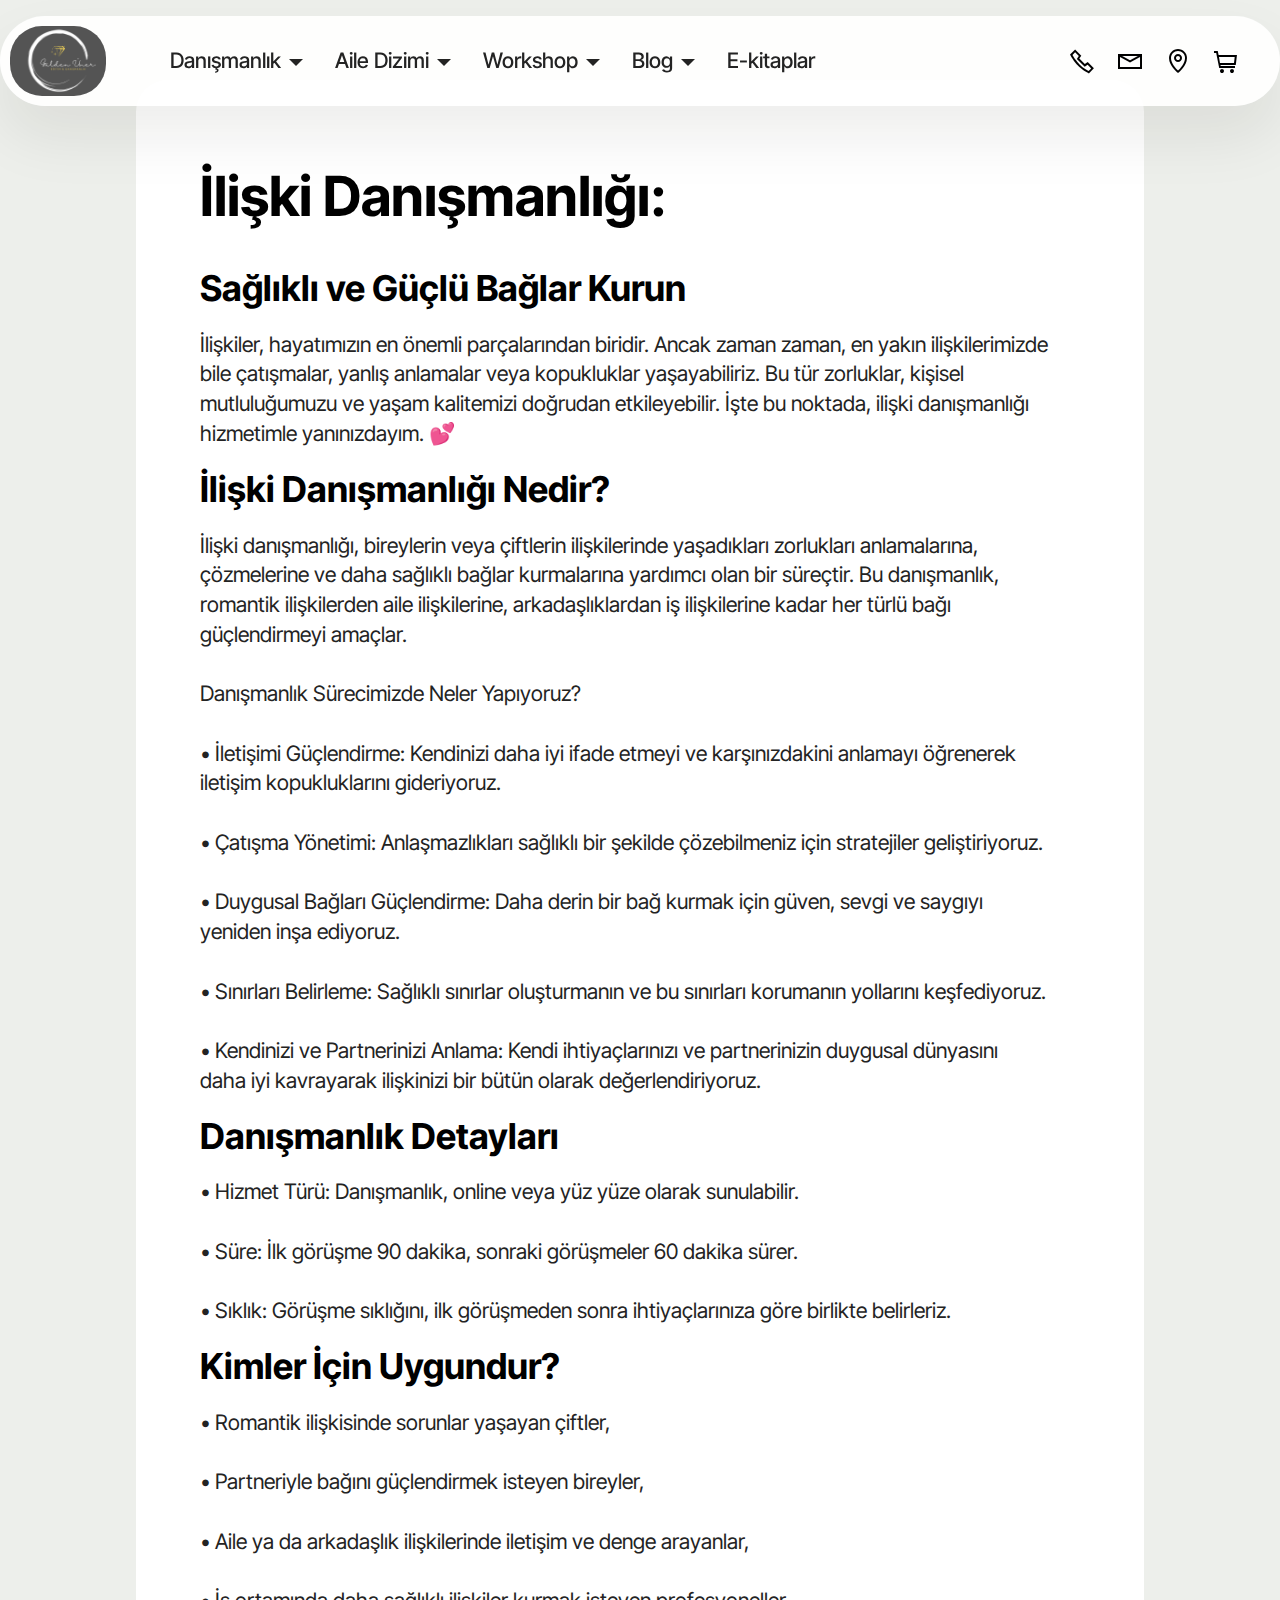
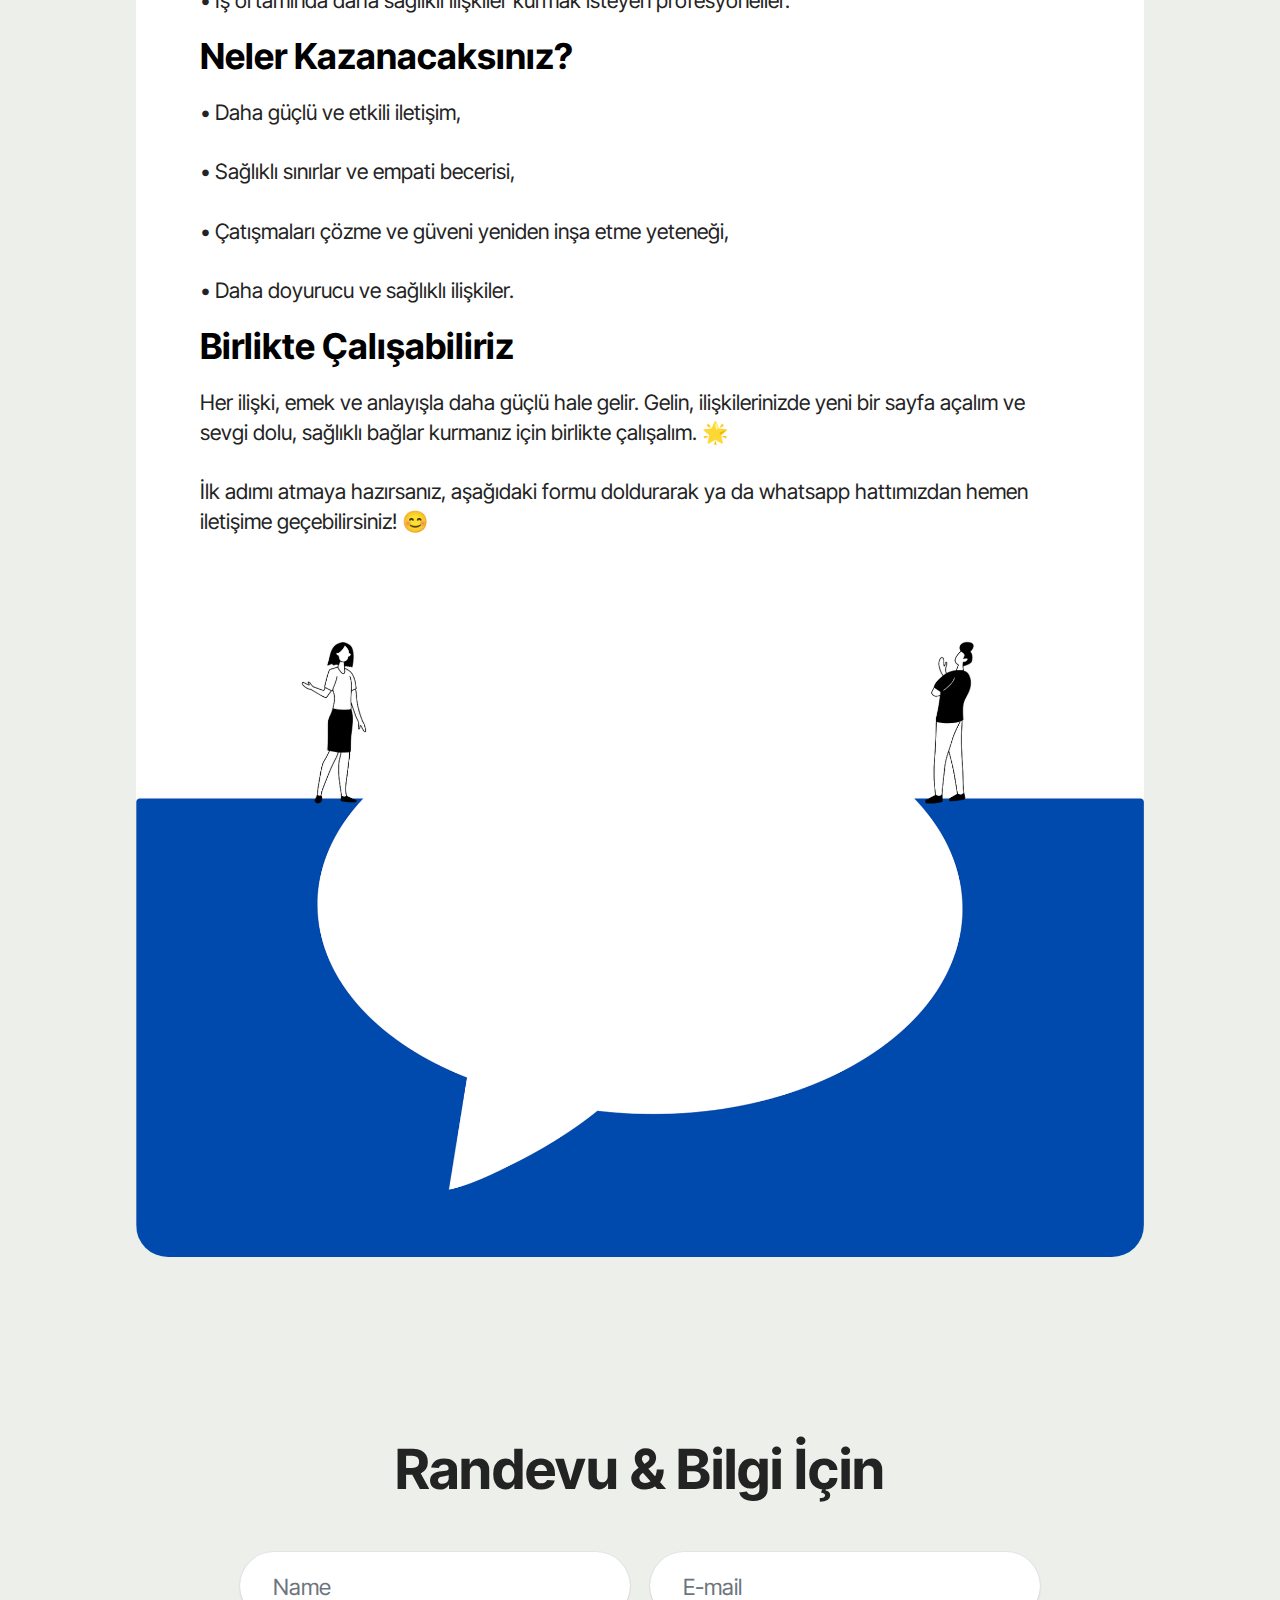
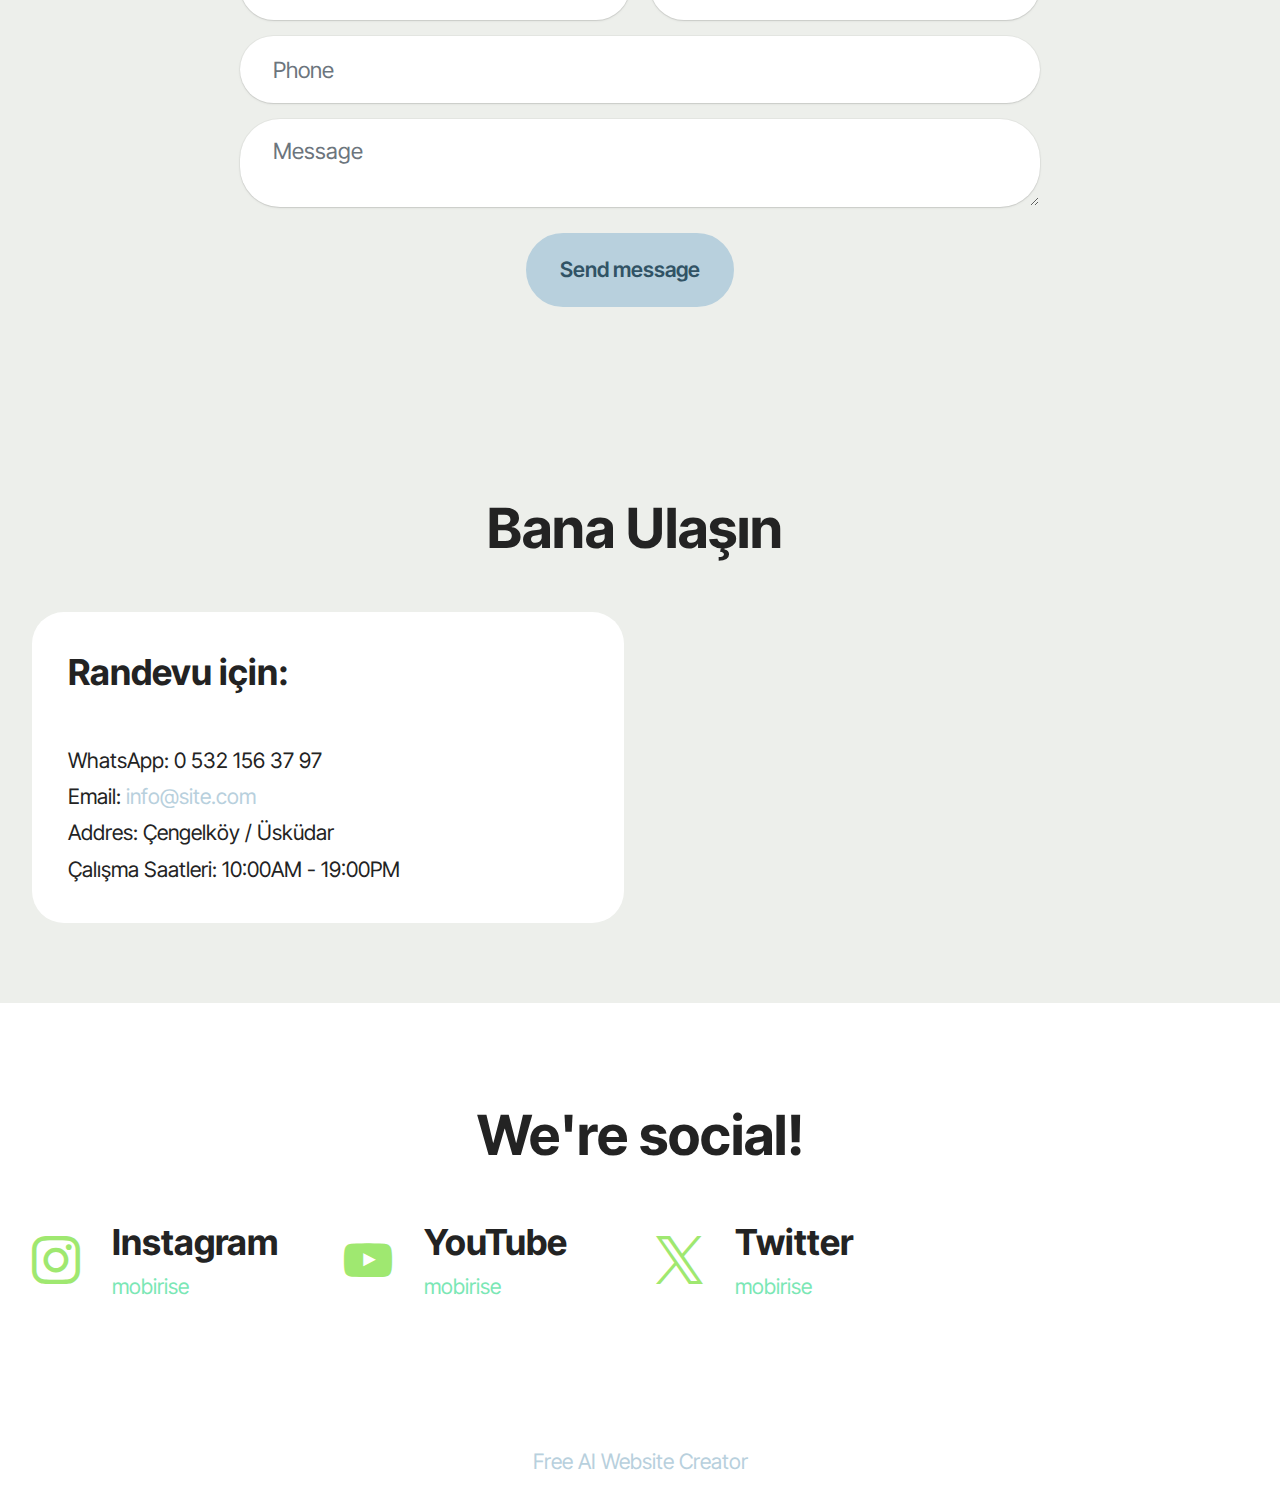
<file: page2.html>
<!DOCTYPE html>
<html  >
<head>
  <!-- Site made with Mobirise Website Builder v5.9.18, https://mobirise.com -->
  <meta charset="UTF-8">
  <meta http-equiv="X-UA-Compatible" content="IE=edge">
  <meta name="generator" content="Mobirise v5.9.18, mobirise.com">
  <meta name="viewport" content="width=device-width, initial-scale=1, minimum-scale=1">
  <link rel="shortcut icon" href="assets/images/gulden-unerweb-206x206.png" type="image/x-icon">
  <meta name="description" content="">
  
  
  <title>İlişki Danışmanlığı</title>
  <link rel="stylesheet" href="assets/web/assets/mobirise-icons2/mobirise2.css">
  <link rel="stylesheet" href="assets/bootstrap/css/bootstrap.min.css">
  <link rel="stylesheet" href="assets/bootstrap/css/bootstrap-grid.min.css">
  <link rel="stylesheet" href="assets/bootstrap/css/bootstrap-reboot.min.css">
  <link rel="stylesheet" href="assets/dropdown/css/style.css">
  <link rel="stylesheet" href="assets/socicon/css/styles.css">
  <link rel="stylesheet" href="assets/theme/css/style.css">
  <link rel="preload" href="https://fonts.googleapis.com/css2?family=Inter+Tight:wght@400;700&display=swap&display=swap" as="style" onload="this.onload=null;this.rel='stylesheet'">
  <noscript><link rel="stylesheet" href="https://fonts.googleapis.com/css2?family=Inter+Tight:wght@400;700&display=swap&display=swap"></noscript>
  <link rel="preload" as="style" href="assets/mobirise/css/mbr-additional.css?v=Qfqrjy"><link rel="stylesheet" href="assets/mobirise/css/mbr-additional.css?v=Qfqrjy" type="text/css">

  
  
  
</head>
<body>
  
  <section data-bs-version="5.1" class="menu menu2 cid-uy8I15HLyr" once="menu" id="menu02-n">
	

	<nav class="navbar navbar-dropdown navbar-fixed-top navbar-expand-lg">
		<div class="container">
			<div class="navbar-brand">
				<span class="navbar-logo">
					<a href="mailto:guldenuner@gmail.com">
						<img src="assets/images/gulden-unerweb-206x206.png" alt="Mobirise Website Builder" style="height: 4.4rem;">
					</a>
				</span>
				<span class="navbar-caption-wrap"><a class="navbar-caption text-black display-4" href="https://mobiri.se"></a></span>
			</div>
			<button class="navbar-toggler" type="button" data-toggle="collapse" data-bs-toggle="collapse" data-target="#navbarSupportedContent" data-bs-target="#navbarSupportedContent" aria-controls="navbarNavAltMarkup" aria-expanded="false" aria-label="Toggle navigation">
				<div class="hamburger">
					<span></span>
					<span></span>
					<span></span>
					<span></span>
				</div>
			</button>
			<div class="collapse navbar-collapse" id="navbarSupportedContent">
				<ul class="navbar-nav nav-dropdown nav-right" data-app-modern-menu="true"><li class="nav-item dropdown open">
						<a class="nav-link link text-black dropdown-toggle show display-7" href="https://mobiri.se" data-toggle="dropdown-submenu" data-bs-toggle="dropdown" data-bs-auto-close="outside" aria-expanded="true">Danışmanlık</a><div class="dropdown-menu show" aria-labelledby="dropdown-610" data-bs-popper="none"><a class="text-black dropdown-item text-primary display-7" href="Page3.html" target="_blank">Bireysel Danışmanlık&nbsp;</a><a class="text-black show dropdown-item text-primary display-7" href="page2.html" target="_blank">İlişki Danışmanlığı / Çiftler</a></div>
					</li>
					<li class="nav-item dropdown">
						<a class="nav-link link text-black dropdown-toggle display-7" href="https://mobiri.se" aria-expanded="false" data-toggle="dropdown-submenu" data-bs-toggle="dropdown" data-bs-auto-close="outside">Aile Dizimi</a><div class="dropdown-menu" aria-labelledby="dropdown-466"><a class="text-black dropdown-item text-primary display-7" href="page5.html" target="_blank">Aile Dizimi Grup Çalışması&nbsp;</a><a class="text-black show dropdown-item text-primary display-7" href="page6.html" target="_blank">Aile Dizimi Bireysel Seans</a></div>
					</li>
					<li class="nav-item dropdown">
						<a class="nav-link link text-black dropdown-toggle display-7" href="https://mobiri.se" data-toggle="dropdown-submenu" data-bs-toggle="dropdown" data-bs-auto-close="outside" aria-expanded="false">Workshop</a><div class="dropdown-menu" aria-labelledby="dropdown-189"><a class="text-black dropdown-item display-7" href="https://mobiri.se">İçsel Annelik: Kendine Şefkat Yolculuğu</a><a class="text-black show dropdown-item display-7" href="https://mobiri.se">Öz'e Dönüş ve Kendini Hatırlamak&nbsp;</a><a class="text-black show dropdown-item display-7" href="https://mobiri.se">İlişkiler&nbsp;</a></div>
					</li><li class="nav-item dropdown"><a class="nav-link link text-black dropdown-toggle display-7" href="https://mobiri.se" data-toggle="dropdown-submenu" data-bs-toggle="dropdown" data-bs-auto-close="outside" aria-expanded="false">Blog</a><div class="dropdown-menu" aria-labelledby="dropdown-370"><a class="text-black show dropdown-item text-primary display-7" href="page7.html">İlişkiler&nbsp;</a><a class="text-black show dropdown-item text-primary display-7" href="page9.html">Aile Dizimi</a><a class="text-black show dropdown-item display-7" href="https://mobiri.se">Kişisel Gelişim</a></div></li><li class="nav-item"><a class="nav-link link text-black show display-7" href="https://mobiri.se">E-kitaplar</a></li></ul>
				<div class="icons-menu">
					<a class="iconfont-wrapper" href="https://mobiri.se">
						<span class="p-2 mbr-iconfont mobi-mbri-phone mobi-mbri"></span>
					</a>
					<a class="iconfont-wrapper" href="https://mobiri.se">
						<span class="p-2 mbr-iconfont mobi-mbri-letter mobi-mbri"></span>
					</a>
					<a class="iconfont-wrapper" href="https://mobiri.se">
						<span class="p-2 mbr-iconfont mobi-mbri-map-pin mobi-mbri"></span>
					</a>
					<a class="iconfont-wrapper" href="https://mobiri.se">
						<span class="p-2 mbr-iconfont mobi-mbri-shopping-cart mobi-mbri"></span>
					</a>
				</div>
				
			</div>
		</div>
	</nav>
</section>

<section data-bs-version="5.1" class="article9 cid-uy8I16krPU" id="article09-o">
  

  
  
  <div class="container">
    <div class="row justify-content-center">
      <div class="card col-md-12 col-lg-10">
        <div class="card-wrapper">
          <div class="card-content-text">
            <h3 class="card-title mbr-fonts-style mbr-white mt-3 mb-4 display-2"><strong>İlişki Danışmanlığı:</strong></h3>
          <div class="row card-box align-left">
            <div class="item features-without-image col-12">
              <div class="item-wrapper">
                <h4 class="mbr-section-subtitle mbr-fonts-style mb-3 display-5"><strong>Sağlıklı ve Güçlü Bağlar Kurun</strong></h4>
                <p class="mbr-text mbr-fonts-style display-7">İlişkiler, hayatımızın en önemli parçalarından biridir. Ancak zaman zaman, en yakın ilişkilerimizde bile çatışmalar, yanlış anlamalar veya kopukluklar yaşayabiliriz. Bu tür zorluklar, kişisel mutluluğumuzu ve yaşam kalitemizi doğrudan etkileyebilir. İşte bu noktada, ilişki danışmanlığı hizmetimle yanınızdayım. 💕<br>
                </p>
              </div>
            </div>
            <div class="item features-without-image col-12">
              <div class="item-wrapper">
                <h4 class="mbr-section-subtitle mbr-fonts-style mb-3 display-5"><strong>İlişki Danışmanlığı Nedir?</strong></h4>
                <p class="mbr-text mbr-fonts-style display-7">İlişki danışmanlığı, bireylerin veya çiftlerin ilişkilerinde yaşadıkları zorlukları anlamalarına, çözmelerine ve daha sağlıklı bağlar kurmalarına yardımcı olan bir süreçtir. Bu danışmanlık, romantik ilişkilerden aile ilişkilerine, arkadaşlıklardan iş ilişkilerine kadar her türlü bağı güçlendirmeyi amaçlar.<br><br>Danışmanlık Sürecimizde Neler Yapıyoruz?<br><br>	•	İletişimi Güçlendirme: Kendinizi daha iyi ifade etmeyi ve karşınızdakini anlamayı öğrenerek iletişim kopukluklarını gideriyoruz.<br><br>	•	Çatışma Yönetimi: Anlaşmazlıkları sağlıklı bir şekilde çözebilmeniz için stratejiler geliştiriyoruz.<br><br>	•	Duygusal Bağları Güçlendirme: Daha derin bir bağ kurmak için güven, sevgi ve saygıyı yeniden inşa ediyoruz.<br><br>	•	Sınırları Belirleme: Sağlıklı sınırlar oluşturmanın ve bu sınırları korumanın yollarını keşfediyoruz.<br><br>	•	Kendinizi ve Partnerinizi Anlama: Kendi ihtiyaçlarınızı ve partnerinizin duygusal dünyasını daha iyi kavrayarak ilişkinizi bir bütün olarak değerlendiriyoruz.<br>
                </p>
              </div>
            </div>
            <div class="item features-without-image col-12">
              <div class="item-wrapper">
                <h4 class="mbr-section-subtitle mbr-fonts-style mb-3 display-5"><strong>Danışmanlık Detayları&nbsp;</strong></h4>
                <p class="mbr-text mbr-fonts-style display-7">•	Hizmet Türü: Danışmanlık, online veya yüz yüze olarak sunulabilir.<br><br>	•	Süre: İlk görüşme 90 dakika, sonraki görüşmeler 60 dakika sürer.<br><br>	•	Sıklık: Görüşme sıklığını, ilk görüşmeden sonra ihtiyaçlarınıza göre birlikte belirleriz.<br>
                </p>
              </div>
            </div><div class="item features-without-image col-12">
              <div class="item-wrapper">
                <h4 class="mbr-section-subtitle mbr-fonts-style mb-3 display-5"><strong>Kimler İçin Uygundur?</strong></h4>
                <p class="mbr-text mbr-fonts-style display-7">•	Romantik ilişkisinde sorunlar yaşayan çiftler,<br><br>	•	Partneriyle bağını güçlendirmek isteyen bireyler,<br><br>	•	Aile ya da arkadaşlık ilişkilerinde iletişim ve denge arayanlar,<br><br>	•	İş ortamında daha sağlıklı ilişkiler kurmak isteyen profesyoneller.<br>
                </p>
              </div>
            </div><div class="item features-without-image col-12">
              <div class="item-wrapper">
                <h4 class="mbr-section-subtitle mbr-fonts-style mb-3 display-5"><strong>Neler Kazanacaksınız?</strong></h4>
                <p class="mbr-text mbr-fonts-style display-7">•	Daha güçlü ve etkili iletişim,<br><br>	•	Sağlıklı sınırlar ve empati becerisi,<br><br>	•	Çatışmaları çözme ve güveni yeniden inşa etme yeteneği,<br><br>	•	Daha doyurucu ve sağlıklı ilişkiler.<br>
                </p>
              </div>
            </div><div class="item features-without-image col-12">
              <div class="item-wrapper">
                <h4 class="mbr-section-subtitle mbr-fonts-style mb-3 display-5"><strong>Birlikte Çalışabiliriz&nbsp;</strong></h4>
                <p class="mbr-text mbr-fonts-style display-7">Her ilişki, emek ve anlayışla daha güçlü hale gelir. Gelin, ilişkilerinizde yeni bir sayfa açalım ve sevgi dolu, sağlıklı bağlar kurmanız için birlikte çalışalım. 🌟<br><br>İlk adımı atmaya hazırsanız, aşağıdaki formu doldurarak ya da whatsapp hattımızdan hemen iletişime geçebilirsiniz! 😊<br>
                </p>
              </div>
            </div>
          </div>
          </div>
          <div class="image-wrapper d-flex justify-content-center mt-3">
            <img src="assets/images/mbr-1-1877x1251.png" alt="Mobirise Website Builder">
          </div>
        </div>
      </div>
    </div>
  </div>
</section>

<section data-bs-version="5.1" class="form5 cid-uy8I16K0C2" id="form02-p">
    
    
    <div class="container">
        <div class="row justify-content-center">
            <div class="col-12 content-head">
                <div class="mbr-section-head mb-5">
                    <h3 class="mbr-section-title mbr-fonts-style align-center mb-0 display-2"><strong>Randevu &amp; Bilgi İçin</strong></h3>
                    
                </div>
            </div>
        </div>
        <div class="row justify-content-center">
            <div class="col-lg-8 mx-auto mbr-form" data-form-type="formoid">
                <form action="https://mobirise.eu/" method="POST" class="mbr-form form-with-styler" data-form-title="Form Name"><input type="hidden" name="email" data-form-email="true" value="jSrMZECd8UdlFf3KcRYGU0IclJYz9dG3X9chMfHt8JU95nTtmjVnw8zGMCSZZOJZHdSWzBGAYa0NmAcsuH/VBPHH9o2IFUb3f+4QD9tAJ1ImXLsk06XQ6QRojjGCAd3v">
                    <div class="row">
                        <div hidden="hidden" data-form-alert="" class="alert alert-success col-12">Thanks for filling out the form!</div>
                        <div hidden="hidden" data-form-alert-danger="" class="alert alert-danger col-12">
                            Oops...! some problem!
                        </div>
                    </div>
                    <div class="dragArea row">
                        <div class="col-md col-sm-12 form-group mb-3" data-for="name">
                            <input type="text" name="name" placeholder="Name" data-form-field="name" class="form-control" value="" id="name-form02-p">
                        </div>
                        <div class="col-md col-sm-12 form-group mb-3" data-for="email">
                            <input type="email" name="email" placeholder="E-mail" data-form-field="email" class="form-control" value="" id="email-form02-p">
                        </div>
                        <div class="col-12 form-group mb-3" data-for="phone">
                            <input type="tel" name="phone" placeholder="Phone" data-form-field="phone" class="form-control" value="" id="phone-form02-p">
                        </div>
                        <div class="col-12 form-group mb-3" data-for="textarea">
                            <textarea name="textarea" placeholder="Message" data-form-field="textarea" class="form-control" id="textarea-form02-p"></textarea>
                        </div>
                        <div class="col-lg-12 col-md-12 col-sm-12 align-center mbr-section-btn">
                            <button type="submit" class="btn btn-primary display-7">Send message</button>
                        </div>
                    </div>
                </form>
            </div>
        </div>
    </div>
</section>

<section data-bs-version="5.1" class="contacts02 map1 cid-uy8I179kp9" id="contacts02-q">

    

    
    <div class="container">
        <div class="row justify-content-center">
            <div class="col-12 content-head">
                <div class="mbr-section-head mb-5">
                    <h3 class="mbr-section-title mbr-fonts-style align-center mb-0 display-2"><strong>Bana Ulaşın&nbsp;</strong></h3>
                    
                </div>
            </div>
        </div>
        <div class="row justify-content-center">
            <div class="card col-12 col-md-12 col-lg-6">
                <div class="card-wrapper">
                    <div class="text-wrapper">
                        <h5 class="cardTitle mbr-fonts-style mb-2 display-5"><strong>Randevu için:&nbsp;</strong></h5>
                        <ul class="list mbr-fonts-style display-7">
                            <li class="mbr-text item-wrap"><br></li>
                            <li class="mbr-text item-wrap">WhatsApp: 0 532 156 37 97&nbsp;</li>
                            <li class="mbr-text item-wrap">Email: <a href="mailto:info@site.com" class="text-primary">info@site.com</a></li>
                            <li class="mbr-text item-wrap">Addres: Çengelköy / Üsküdar&nbsp;</li>
                            <li class="mbr-text item-wrap">Çalışma Saatleri: 10:00AM - 19:00PM</li>
                        </ul>
                    </div>
                </div>
            </div>
            <div class="map-wrapper col-md-12 col-lg-6">
                <div class="google-map"><iframe frameborder="0" style="border:0" src="https://www.google.com/maps/embed?pb=!1m14!1m8!1m3!1d6045.3003145248895!2d-73.9884657!3d40.7477229!3m2!1i1024!2i768!4f13.1!3m3!1m2!1s0x89c259a9ac1f1b85%3A0x7e33d1c0e7af3be4!2zMzUwIDV0aCBBdmUsIE5ldyBZb3JrLCBOWSAxMDExOCwg0KHQqNCQ!5e0!3m2!1sru!2sru!4v1689597362021!5m2!1sen!2sen" allowfullscreen=""></iframe></div>
            </div>
        </div>
    </div>
</section>

<section data-bs-version="5.1" class="social06 cid-uy8I17JjqH" id="social06-r">
	

	
	
	<div class="container">
		<div class="row justify-content-center">
			<div class="col-12 content-head">
				<div class="mb-5">
					<h5 class="mbr-section-title mbr-fonts-style align-center mb-0 display-2">
						<strong>We're social!</strong>
					</h5>
					
				</div>
			</div>
		</div>
		<div class="row">
			<div class="item features-without-image col-12 col-md-6 col-lg-3 active">
				<div class="item-wrapper">
					<span class="mbr-iconfont m-auto socicon-instagram socicon"></span>
					<div class="card-box">
						<h4 class="card-title mbr-fonts-style mb-1 display-5">
							<strong>Instagram</strong>
						</h4>
						<h5 class="card-text mbr-fonts-style display-7"><a href="https://www.instagram.com/mobirise/" class="text-success">mobirise</a></h5>
					</div>
				</div>
			</div>

			
			<div class="item features-without-image col-12 col-md-6 col-lg-3">
				<div class="item-wrapper">
					<span class="mbr-iconfont m-auto socicon-youtube socicon"></span>
					<div class="card-box">
						<h4 class="card-title mbr-fonts-style mb-1 display-5">
							<strong>YouTube</strong>
						</h4>
						<h5 class="card-text mbr-fonts-style display-7">
							<a href="https://www.youtube.com/mobirise" class="text-success">mobirise</a>
						</h5>
					</div>
				</div>
			</div>
			<div class="item features-without-image col-12 col-md-6 col-lg-3">
				<div class="item-wrapper">
					<span class="mbr-iconfont m-auto socicon-twitter socicon"></span>
					<div class="card-box">
						<h4 class="card-title mbr-fonts-style mb-1 display-5">
							<strong>Twitter</strong>
						</h4>
						<h5 class="card-text mbr-fonts-style display-7">
							<a href="https://twitter.com/Mobirise/" class="text-success">mobirise</a>
						</h5>
					</div>
				</div>
			</div>
		</div>
	</div>
</section><section class="display-7" style="padding: 0;align-items: center;justify-content: center;flex-wrap: wrap;    align-content: center;display: flex;position: relative;height: 4rem;"><a href="https://mobiri.se/3628106" style="flex: 1 1;height: 4rem;position: absolute;width: 100%;z-index: 1;"><img alt="" style="height: 4rem;" src="[data-uri]"></a><p style="margin: 0;text-align: center;" class="display-7">&#8204;</p><a style="z-index:1" href="https://mobirise.com/builder/ai-website-creator.html">Free AI Website Creator</a></section><script src="assets/bootstrap/js/bootstrap.bundle.min.js"></script>  <script src="assets/smoothscroll/smooth-scroll.js"></script>  <script src="assets/ytplayer/index.js"></script>  <script src="assets/dropdown/js/navbar-dropdown.js"></script>  <script src="assets/theme/js/script.js"></script>  <script src="assets/formoid/formoid.min.js"></script>  
  
  
</body>
</html>
</file>
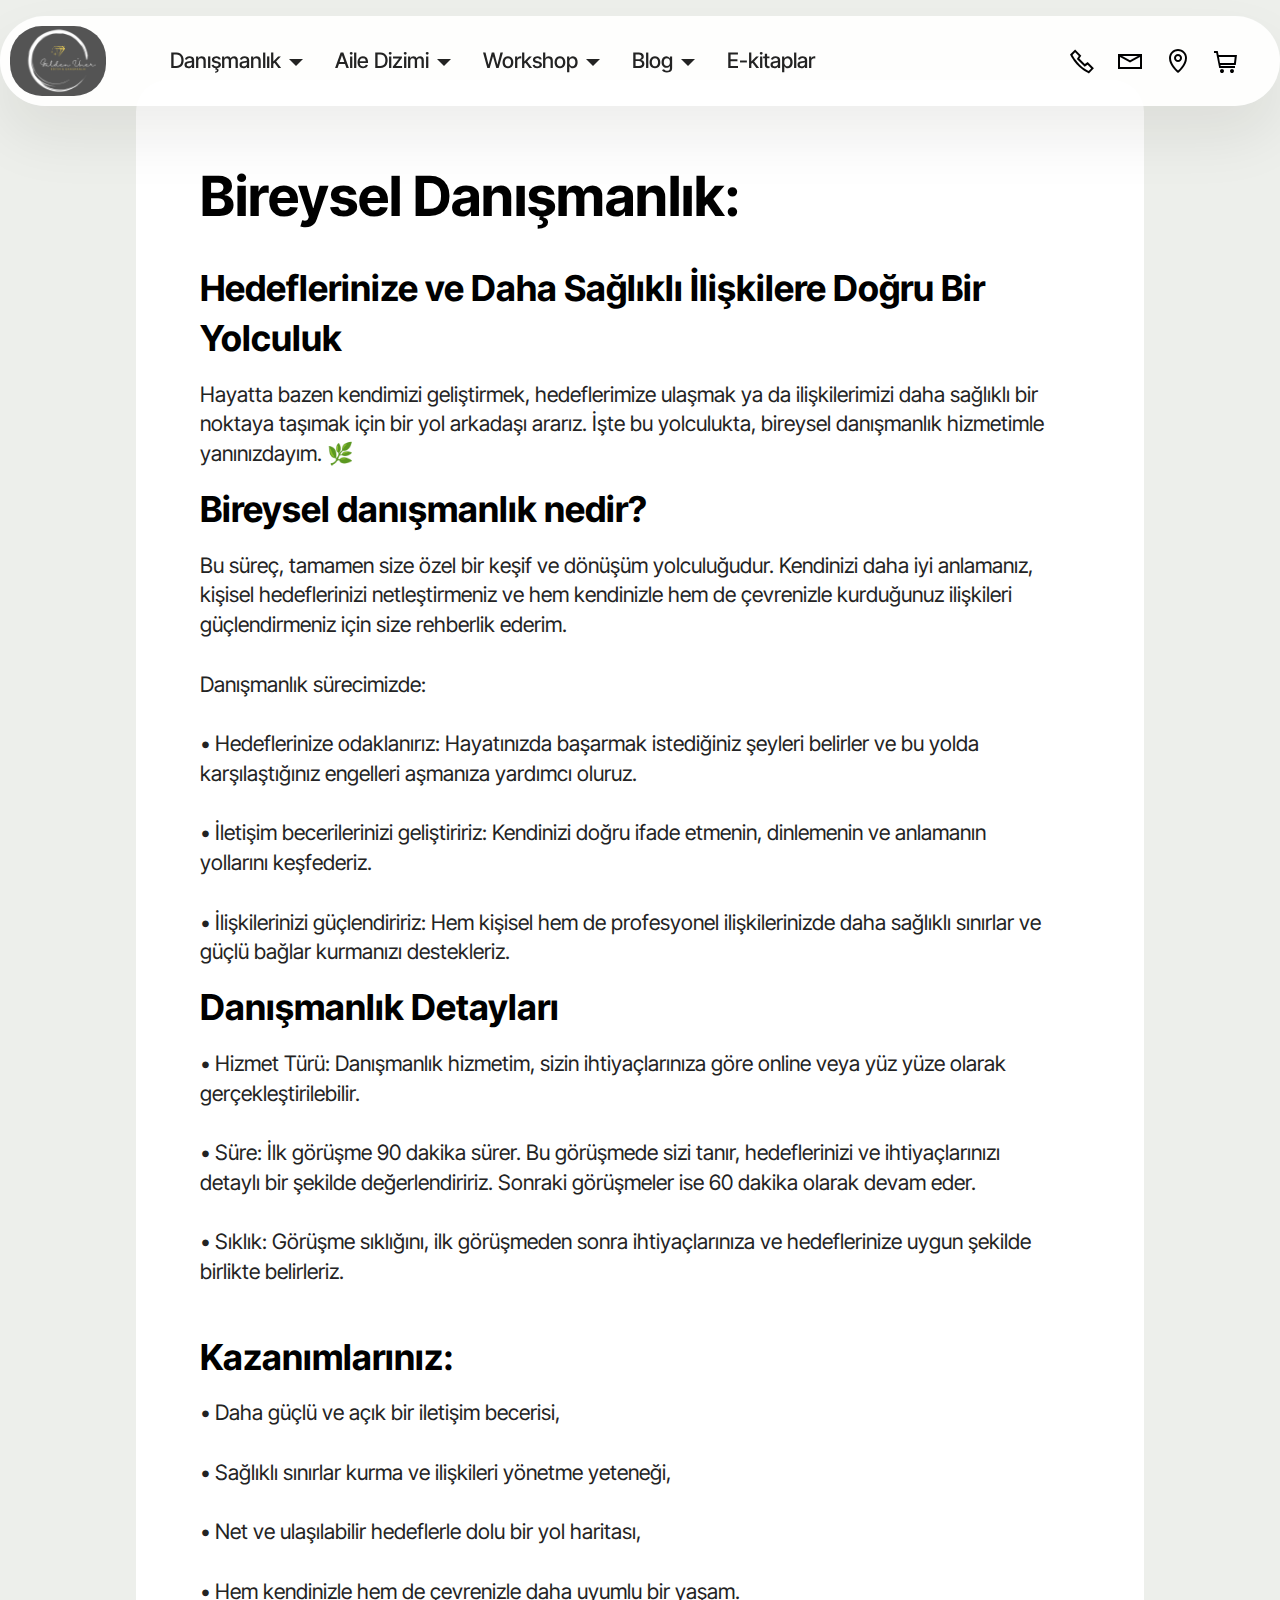
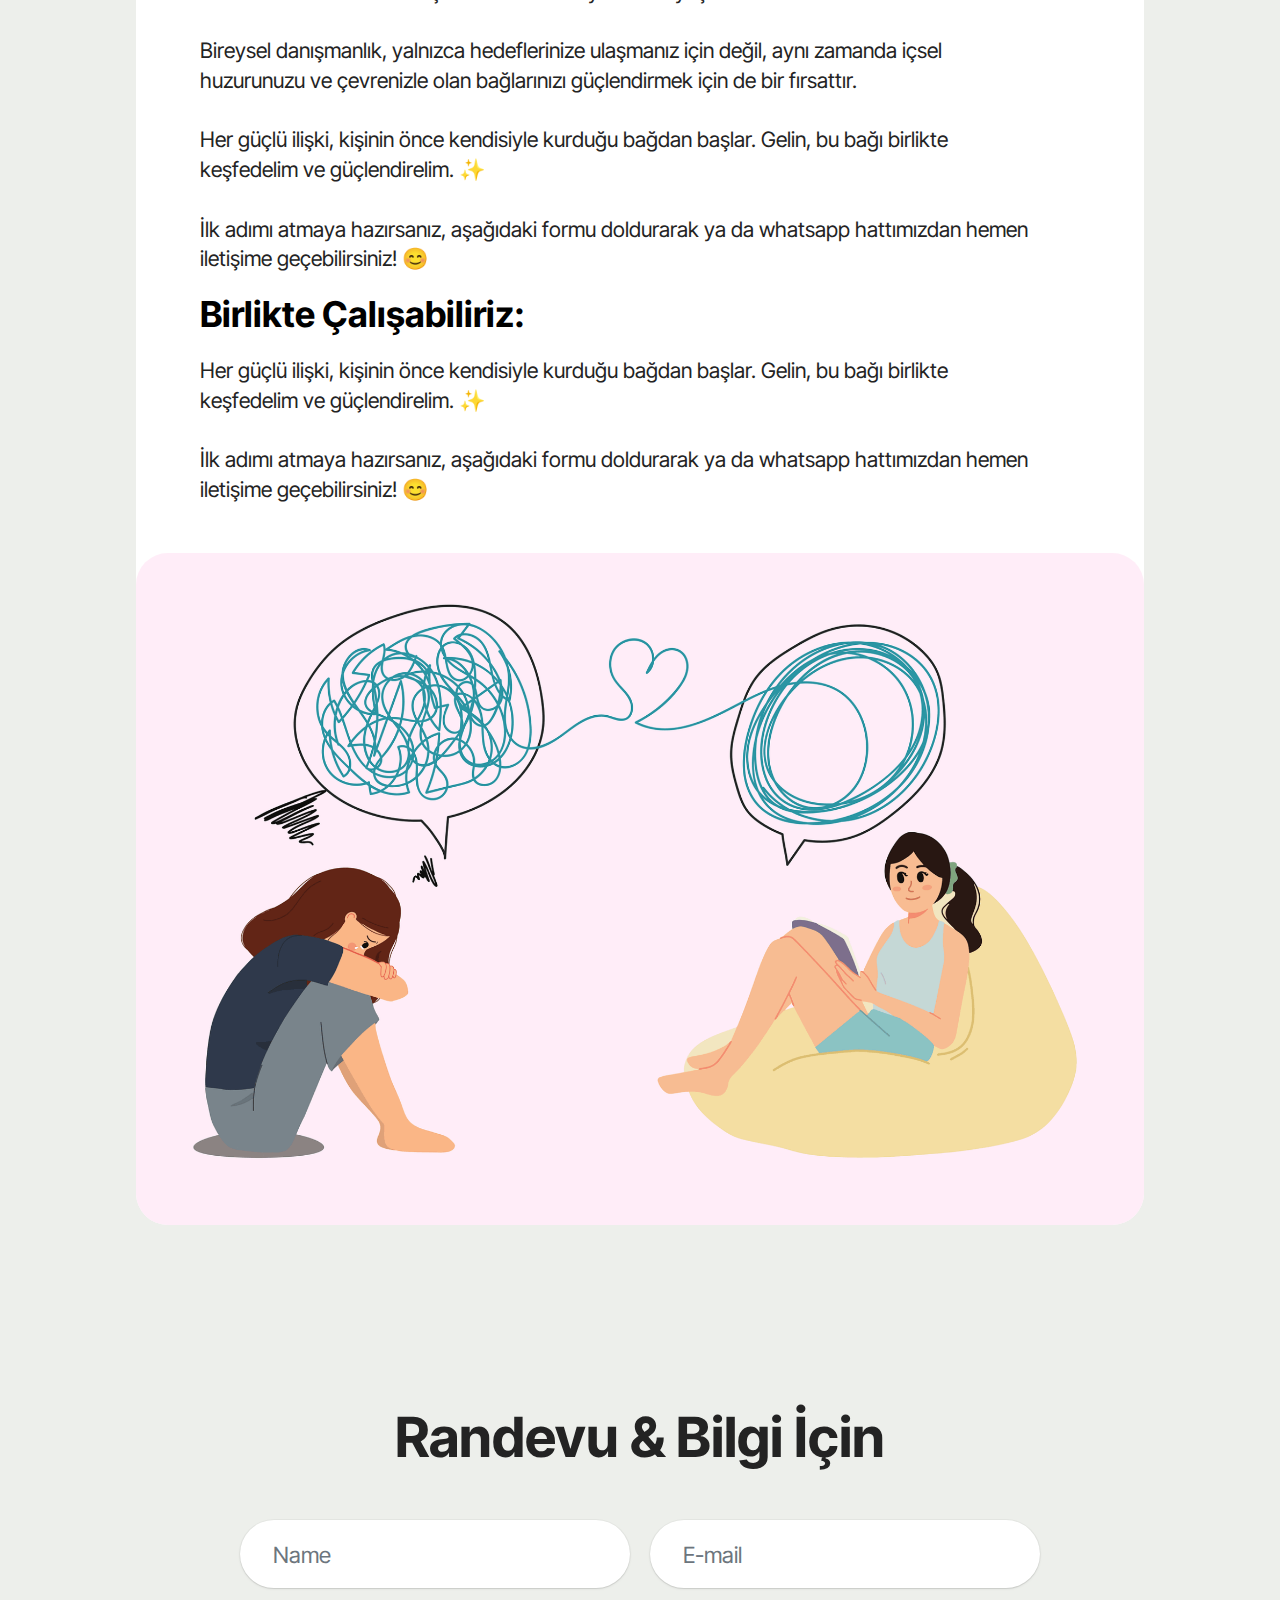
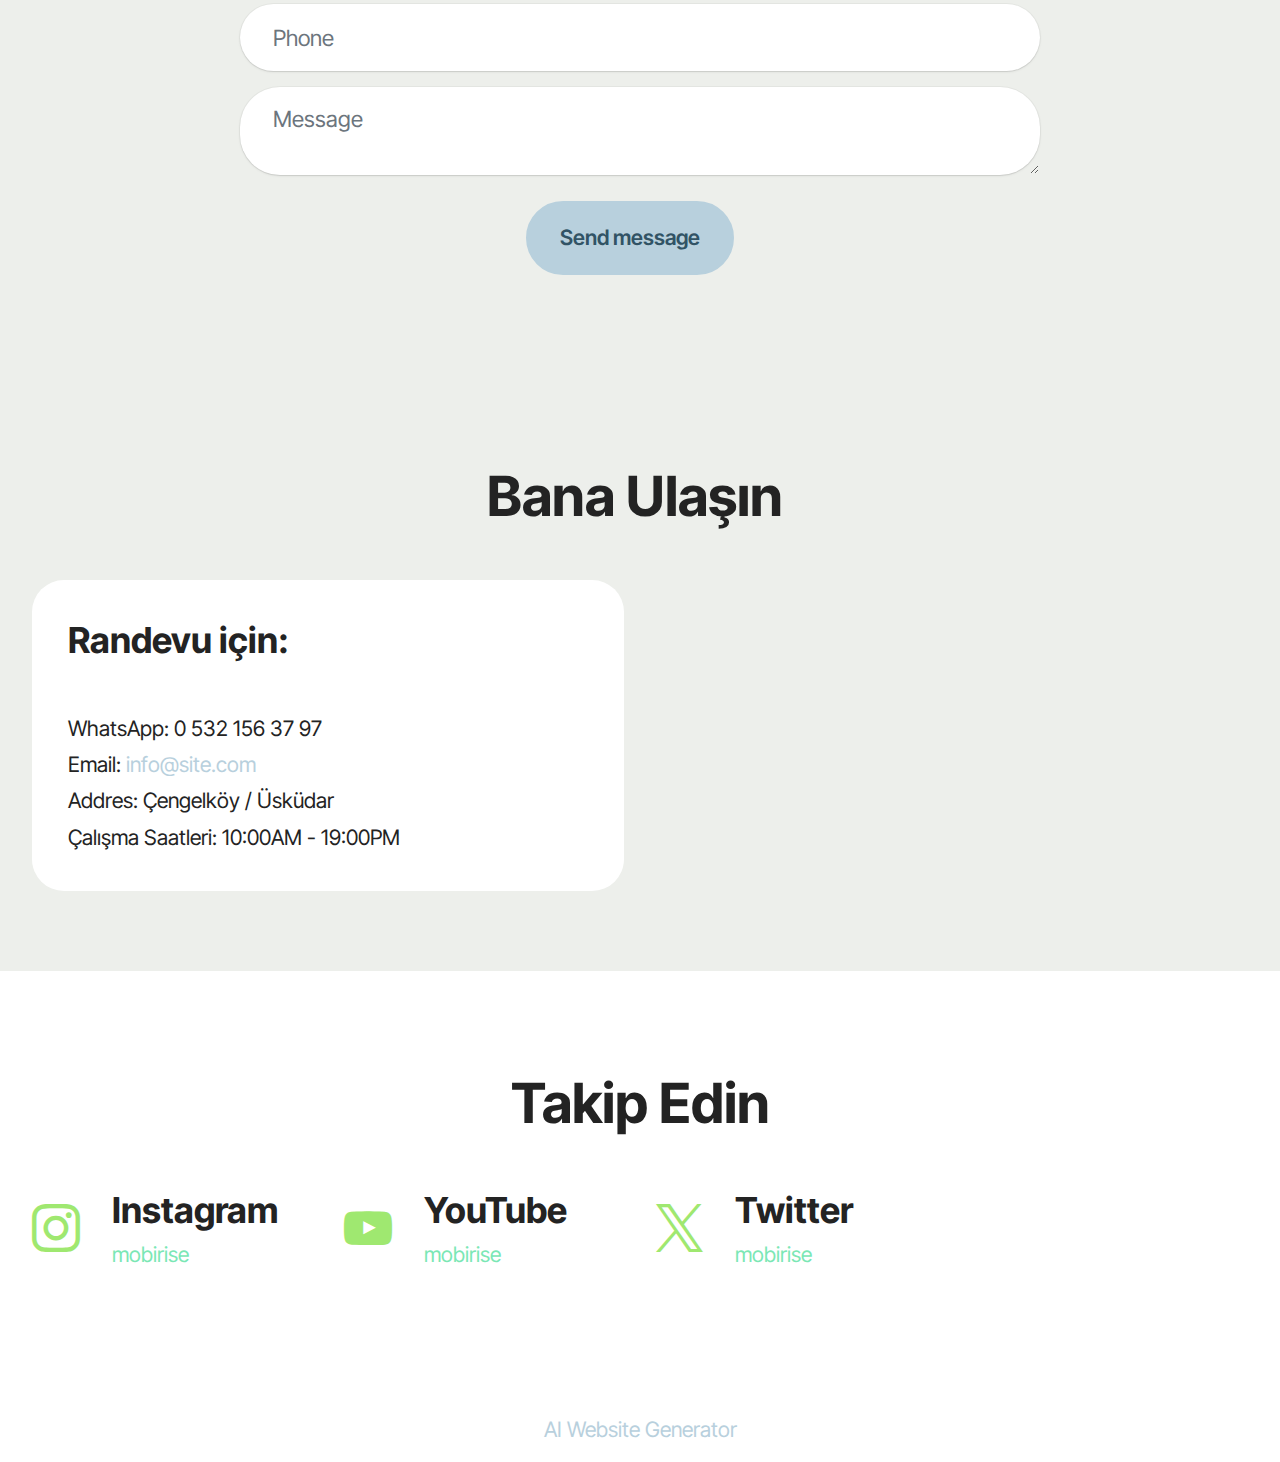
<file: page3.html>
<!DOCTYPE html>
<html  >
<head>
  <!-- Site made with Mobirise Website Builder v5.9.18, https://mobirise.com -->
  <meta charset="UTF-8">
  <meta http-equiv="X-UA-Compatible" content="IE=edge">
  <meta name="generator" content="Mobirise v5.9.18, mobirise.com">
  <meta name="viewport" content="width=device-width, initial-scale=1, minimum-scale=1">
  <link rel="shortcut icon" href="assets/images/gulden-unerweb-206x206.png" type="image/x-icon">
  <meta name="description" content="">
  
  
  <title>Bireysel Danışmanlık</title>
  <link rel="stylesheet" href="assets/web/assets/mobirise-icons2/mobirise2.css">
  <link rel="stylesheet" href="assets/bootstrap/css/bootstrap.min.css">
  <link rel="stylesheet" href="assets/bootstrap/css/bootstrap-grid.min.css">
  <link rel="stylesheet" href="assets/bootstrap/css/bootstrap-reboot.min.css">
  <link rel="stylesheet" href="assets/dropdown/css/style.css">
  <link rel="stylesheet" href="assets/socicon/css/styles.css">
  <link rel="stylesheet" href="assets/theme/css/style.css">
  <link rel="preload" href="https://fonts.googleapis.com/css2?family=Inter+Tight:wght@400;700&display=swap&display=swap" as="style" onload="this.onload=null;this.rel='stylesheet'">
  <noscript><link rel="stylesheet" href="https://fonts.googleapis.com/css2?family=Inter+Tight:wght@400;700&display=swap&display=swap"></noscript>
  <link rel="preload" as="style" href="assets/mobirise/css/mbr-additional.css?v=FlYFas"><link rel="stylesheet" href="assets/mobirise/css/mbr-additional.css?v=FlYFas" type="text/css">

  
  
  
</head>
<body>
  
  <section data-bs-version="5.1" class="menu menu2 cid-uy8udUjWIX" once="menu" id="menu02-g">
	

	<nav class="navbar navbar-dropdown navbar-fixed-top navbar-expand-lg">
		<div class="container">
			<div class="navbar-brand">
				<span class="navbar-logo">
					<a href="mailto:guldenuner@gmail.com">
						<img src="assets/images/gulden-unerweb-206x206.png" alt="Mobirise Website Builder" style="height: 4.4rem;">
					</a>
				</span>
				<span class="navbar-caption-wrap"><a class="navbar-caption text-black display-4" href="https://mobiri.se"></a></span>
			</div>
			<button class="navbar-toggler" type="button" data-toggle="collapse" data-bs-toggle="collapse" data-target="#navbarSupportedContent" data-bs-target="#navbarSupportedContent" aria-controls="navbarNavAltMarkup" aria-expanded="false" aria-label="Toggle navigation">
				<div class="hamburger">
					<span></span>
					<span></span>
					<span></span>
					<span></span>
				</div>
			</button>
			<div class="collapse navbar-collapse" id="navbarSupportedContent">
				<ul class="navbar-nav nav-dropdown nav-right" data-app-modern-menu="true"><li class="nav-item dropdown open">
						<a class="nav-link link text-black dropdown-toggle show display-7" href="https://mobiri.se" data-toggle="dropdown-submenu" data-bs-toggle="dropdown" data-bs-auto-close="outside" aria-expanded="true">Danışmanlık</a><div class="dropdown-menu show" aria-labelledby="dropdown-610" data-bs-popper="none"><a class="text-black dropdown-item text-primary display-7" href="Page3.html" target="_blank">Bireysel Danışmanlık&nbsp;</a><a class="text-black show dropdown-item text-primary display-7" href="page2.html" target="_blank">İlişki Danışmanlığı / Çiftler</a></div>
					</li>
					<li class="nav-item dropdown">
						<a class="nav-link link text-black dropdown-toggle display-7" href="https://mobiri.se" aria-expanded="false" data-toggle="dropdown-submenu" data-bs-toggle="dropdown" data-bs-auto-close="outside">Aile Dizimi</a><div class="dropdown-menu" aria-labelledby="dropdown-466"><a class="text-black dropdown-item text-primary display-7" href="page5.html" target="_blank">Aile Dizimi Grup Çalışması&nbsp;</a><a class="text-black show dropdown-item text-primary display-7" href="page6.html" target="_blank">Aile Dizimi Bireysel Seans</a></div>
					</li>
					<li class="nav-item dropdown">
						<a class="nav-link link text-black dropdown-toggle display-7" href="https://mobiri.se" data-toggle="dropdown-submenu" data-bs-toggle="dropdown" data-bs-auto-close="outside" aria-expanded="false">Workshop</a><div class="dropdown-menu" aria-labelledby="dropdown-189"><a class="text-black dropdown-item display-7" href="https://mobiri.se">İçsel Annelik: Kendine Şefkat Yolculuğu</a><a class="text-black show dropdown-item display-7" href="https://mobiri.se">Öz'e Dönüş ve Kendini Hatırlamak&nbsp;</a><a class="text-black show dropdown-item display-7" href="https://mobiri.se">İlişkiler&nbsp;</a></div>
					</li><li class="nav-item dropdown"><a class="nav-link link text-black dropdown-toggle display-7" href="https://mobiri.se" data-toggle="dropdown-submenu" data-bs-toggle="dropdown" data-bs-auto-close="outside" aria-expanded="false">Blog</a><div class="dropdown-menu" aria-labelledby="dropdown-370"><a class="text-black show dropdown-item text-primary display-7" href="page7.html">İlişkiler&nbsp;</a><a class="text-black show dropdown-item text-primary display-7" href="page9.html">Aile Dizimi</a><a class="text-black show dropdown-item display-7" href="https://mobiri.se">Kişisel Gelişim</a></div></li><li class="nav-item"><a class="nav-link link text-black show display-7" href="https://mobiri.se">E-kitaplar</a></li></ul>
				<div class="icons-menu">
					<a class="iconfont-wrapper" href="https://mobiri.se">
						<span class="p-2 mbr-iconfont mobi-mbri-phone mobi-mbri"></span>
					</a>
					<a class="iconfont-wrapper" href="https://mobiri.se">
						<span class="p-2 mbr-iconfont mobi-mbri-letter mobi-mbri"></span>
					</a>
					<a class="iconfont-wrapper" href="https://mobiri.se">
						<span class="p-2 mbr-iconfont mobi-mbri-map-pin mobi-mbri"></span>
					</a>
					<a class="iconfont-wrapper" href="https://mobiri.se">
						<span class="p-2 mbr-iconfont mobi-mbri-shopping-cart mobi-mbri"></span>
					</a>
				</div>
				
			</div>
		</div>
	</nav>
</section>

<section data-bs-version="5.1" class="article9 cid-uy8B5KyvNv" id="article09-j">
  

  
  
  <div class="container">
    <div class="row justify-content-center">
      <div class="card col-md-12 col-lg-10">
        <div class="card-wrapper">
          <div class="card-content-text">
            <h3 class="card-title mbr-fonts-style mbr-white mt-3 mb-4 display-2"><strong>Bireysel Danışmanlık:</strong></h3>
          <div class="row card-box align-left">
            <div class="item features-without-image col-12 active">
              <div class="item-wrapper">
                <h4 class="mbr-section-subtitle mbr-fonts-style mb-3 display-5"><strong>Hedeflerinize ve Daha Sağlıklı İlişkilere Doğru Bir Yolculuk</strong></h4>
                <p class="mbr-text mbr-fonts-style display-7">Hayatta bazen kendimizi geliştirmek, hedeflerimize ulaşmak ya da ilişkilerimizi daha sağlıklı bir noktaya taşımak için bir yol arkadaşı ararız. İşte bu yolculukta, bireysel danışmanlık hizmetimle yanınızdayım. 🌿<br>
                </p>
              </div>
            </div>
            <div class="item features-without-image col-12">
              <div class="item-wrapper">
                <h4 class="mbr-section-subtitle mbr-fonts-style mb-3 display-5"><strong>Bireysel danışmanlık nedir?</strong></h4>
                <p class="mbr-text mbr-fonts-style display-7">Bu süreç, tamamen size özel bir keşif ve dönüşüm yolculuğudur. Kendinizi daha iyi anlamanız, kişisel hedeflerinizi netleştirmeniz ve hem kendinizle hem de çevrenizle kurduğunuz ilişkileri güçlendirmeniz için size rehberlik ederim.<br><br>Danışmanlık sürecimizde:<br><br>	•	Hedeflerinize odaklanırız: Hayatınızda başarmak istediğiniz şeyleri belirler ve bu yolda karşılaştığınız engelleri aşmanıza yardımcı oluruz.<br><br>	•	İletişim becerilerinizi geliştiririz: Kendinizi doğru ifade etmenin, dinlemenin ve anlamanın yollarını keşfederiz.<br><br>	•	İlişkilerinizi güçlendiririz: Hem kişisel hem de profesyonel ilişkilerinizde daha sağlıklı sınırlar ve güçlü bağlar kurmanızı destekleriz.<br>
                </p>
              </div>
            </div>
            <div class="item features-without-image col-12">
              <div class="item-wrapper">
                <h4 class="mbr-section-subtitle mbr-fonts-style mb-3 display-5"><strong>Danışmanlık Detayları&nbsp;</strong></h4>
                <p class="mbr-text mbr-fonts-style display-7">•	Hizmet Türü: Danışmanlık hizmetim, sizin ihtiyaçlarınıza göre online veya yüz yüze olarak gerçekleştirilebilir.<br><br>	•	Süre: İlk görüşme 90 dakika sürer. Bu görüşmede sizi tanır, hedeflerinizi ve ihtiyaçlarınızı detaylı bir şekilde değerlendiririz. Sonraki görüşmeler ise 60 dakika olarak devam eder.<br><br>	•	Sıklık: Görüşme sıklığını, ilk görüşmeden sonra ihtiyaçlarınıza ve hedeflerinize uygun şekilde birlikte belirleriz.<br><br>
                </p>
              </div>
            </div><div class="item features-without-image col-12">
              <div class="item-wrapper">
                <h4 class="mbr-section-subtitle mbr-fonts-style mb-3 display-5"><strong>Kazanımlarınız:&nbsp;</strong></h4>
                <p class="mbr-text mbr-fonts-style display-7">•	Daha güçlü ve açık bir iletişim becerisi,<br><br>	•	Sağlıklı sınırlar kurma ve ilişkileri yönetme yeteneği,<br><br>	•	Net ve ulaşılabilir hedeflerle dolu bir yol haritası,<br><br>	•	Hem kendinizle hem de çevrenizle daha uyumlu bir yaşam.<br><br>Bireysel danışmanlık, yalnızca hedeflerinize ulaşmanız için değil, aynı zamanda içsel huzurunuzu ve çevrenizle olan bağlarınızı güçlendirmek için de bir fırsattır.<br><br>Her güçlü ilişki, kişinin önce kendisiyle kurduğu bağdan başlar. Gelin, bu bağı birlikte keşfedelim ve güçlendirelim. ✨<br><br>İlk adımı atmaya hazırsanız, aşağıdaki formu doldurarak ya da whatsapp hattımızdan hemen iletişime geçebilirsiniz! 😊<br>
                </p>
              </div>
            </div><div class="item features-without-image col-12">
              <div class="item-wrapper">
                <h4 class="mbr-section-subtitle mbr-fonts-style mb-3 display-5"><strong>Birlikte Çalışabiliriz:&nbsp;</strong></h4>
                <p class="mbr-text mbr-fonts-style display-7">Her güçlü ilişki, kişinin önce kendisiyle kurduğu bağdan başlar. Gelin, bu bağı birlikte keşfedelim ve güçlendirelim. ✨<br><br>İlk adımı atmaya hazırsanız, aşağıdaki formu doldurarak ya da whatsapp hattımızdan hemen iletişime geçebilirsiniz! 😊<br>
                </p>
              </div>
            </div>
          </div>
          </div>
          <div class="image-wrapper d-flex justify-content-center mt-3">
            <img src="assets/images/mbr-1877x1251.png" alt="Mobirise Website Builder">
          </div>
        </div>
      </div>
    </div>
  </div>
</section>

<section data-bs-version="5.1" class="form5 cid-uy8DcWLoe0" id="form02-k">
    
    
    <div class="container">
        <div class="row justify-content-center">
            <div class="col-12 content-head">
                <div class="mbr-section-head mb-5">
                    <h3 class="mbr-section-title mbr-fonts-style align-center mb-0 display-2"><strong>Randevu &amp; Bilgi İçin</strong></h3>
                    
                </div>
            </div>
        </div>
        <div class="row justify-content-center">
            <div class="col-lg-8 mx-auto mbr-form" data-form-type="formoid">
                <form action="https://mobirise.eu/" method="POST" class="mbr-form form-with-styler" data-form-title="Form Name"><input type="hidden" name="email" data-form-email="true" value="Ak9clB3Hhet1hUXOuTHXry8Mpd59tuYx8z+mcmTNUiTxB4zEmy4q2Uv05KR0z47EiRDOH5t0cx0rh/OTL8b7g56CkDq7SalxTAlM2dOok2GVKxAMvU9yIm11WwkRMxSH">
                    <div class="row">
                        <div hidden="hidden" data-form-alert="" class="alert alert-success col-12">Thanks for filling out the form!</div>
                        <div hidden="hidden" data-form-alert-danger="" class="alert alert-danger col-12">
                            Oops...! some problem!
                        </div>
                    </div>
                    <div class="dragArea row">
                        <div class="col-md col-sm-12 form-group mb-3" data-for="name">
                            <input type="text" name="name" placeholder="Name" data-form-field="name" class="form-control" value="" id="name-form02-k">
                        </div>
                        <div class="col-md col-sm-12 form-group mb-3" data-for="email">
                            <input type="email" name="email" placeholder="E-mail" data-form-field="email" class="form-control" value="" id="email-form02-k">
                        </div>
                        <div class="col-12 form-group mb-3" data-for="phone">
                            <input type="tel" name="phone" placeholder="Phone" data-form-field="phone" class="form-control" value="" id="phone-form02-k">
                        </div>
                        <div class="col-12 form-group mb-3" data-for="textarea">
                            <textarea name="textarea" placeholder="Message" data-form-field="textarea" class="form-control" id="textarea-form02-k"></textarea>
                        </div>
                        <div class="col-lg-12 col-md-12 col-sm-12 align-center mbr-section-btn">
                            <button type="submit" class="btn btn-primary display-7">Send message</button>
                        </div>
                    </div>
                </form>
            </div>
        </div>
    </div>
</section>

<section data-bs-version="5.1" class="contacts02 map1 cid-uy8DKtYgur" id="contacts02-l">

    

    
    <div class="container">
        <div class="row justify-content-center">
            <div class="col-12 content-head">
                <div class="mbr-section-head mb-5">
                    <h3 class="mbr-section-title mbr-fonts-style align-center mb-0 display-2"><strong>Bana Ulaşın&nbsp;</strong></h3>
                    
                </div>
            </div>
        </div>
        <div class="row justify-content-center">
            <div class="card col-12 col-md-12 col-lg-6">
                <div class="card-wrapper">
                    <div class="text-wrapper">
                        <h5 class="cardTitle mbr-fonts-style mb-2 display-5"><strong>Randevu için:&nbsp;</strong></h5>
                        <ul class="list mbr-fonts-style display-7">
                            <li class="mbr-text item-wrap"><br></li>
                            <li class="mbr-text item-wrap">WhatsApp: 0 532 156 37 97&nbsp;</li>
                            <li class="mbr-text item-wrap">Email: <a href="mailto:info@site.com" class="text-primary">info@site.com</a></li>
                            <li class="mbr-text item-wrap">Addres: Çengelköy / Üsküdar&nbsp;</li>
                            <li class="mbr-text item-wrap">Çalışma Saatleri: 10:00AM - 19:00PM</li>
                        </ul>
                    </div>
                </div>
            </div>
            <div class="map-wrapper col-md-12 col-lg-6">
                <div class="google-map"><iframe frameborder="0" style="border:0" src="https://www.google.com/maps/embed?pb=!1m14!1m8!1m3!1d6045.3003145248895!2d-73.9884657!3d40.7477229!3m2!1i1024!2i768!4f13.1!3m3!1m2!1s0x89c259a9ac1f1b85%3A0x7e33d1c0e7af3be4!2zMzUwIDV0aCBBdmUsIE5ldyBZb3JrLCBOWSAxMDExOCwg0KHQqNCQ!5e0!3m2!1sru!2sru!4v1689597362021!5m2!1sen!2sen" allowfullscreen=""></iframe></div>
            </div>
        </div>
    </div>
</section>

<section data-bs-version="5.1" class="social06 cid-uy8EoGABBs" id="social06-m">
	

	
	
	<div class="container">
		<div class="row justify-content-center">
			<div class="col-12 content-head">
				<div class="mb-5">
					<h5 class="mbr-section-title mbr-fonts-style align-center mb-0 display-2"><strong>Takip Edin</strong></h5>
					
				</div>
			</div>
		</div>
		<div class="row">
			<div class="item features-without-image col-12 col-md-6 col-lg-3 active">
				<div class="item-wrapper">
					<span class="mbr-iconfont m-auto socicon-instagram socicon"></span>
					<div class="card-box">
						<h4 class="card-title mbr-fonts-style mb-1 display-5">
							<strong>Instagram</strong>
						</h4>
						<h5 class="card-text mbr-fonts-style display-7"><a href="https://www.instagram.com/mobirise/" class="text-success">mobirise</a></h5>
					</div>
				</div>
			</div>

			
			<div class="item features-without-image col-12 col-md-6 col-lg-3">
				<div class="item-wrapper">
					<span class="mbr-iconfont m-auto socicon-youtube socicon"></span>
					<div class="card-box">
						<h4 class="card-title mbr-fonts-style mb-1 display-5">
							<strong>YouTube</strong>
						</h4>
						<h5 class="card-text mbr-fonts-style display-7">
							<a href="https://www.youtube.com/mobirise" class="text-success">mobirise</a>
						</h5>
					</div>
				</div>
			</div>
			<div class="item features-without-image col-12 col-md-6 col-lg-3">
				<div class="item-wrapper">
					<span class="mbr-iconfont m-auto socicon-twitter socicon"></span>
					<div class="card-box">
						<h4 class="card-title mbr-fonts-style mb-1 display-5">
							<strong>Twitter</strong>
						</h4>
						<h5 class="card-text mbr-fonts-style display-7">
							<a href="https://twitter.com/Mobirise/" class="text-success">mobirise</a>
						</h5>
					</div>
				</div>
			</div>
		</div>
	</div>
</section><section class="display-7" style="padding: 0;align-items: center;justify-content: center;flex-wrap: wrap;    align-content: center;display: flex;position: relative;height: 4rem;"><a href="https://mobiri.se/3628106" style="flex: 1 1;height: 4rem;position: absolute;width: 100%;z-index: 1;"><img alt="" style="height: 4rem;" src="[data-uri]"></a><p style="margin: 0;text-align: center;" class="display-7">&#8204;</p><a style="z-index:1" href="https://mobirise.com/builder/ai-website-generator.html">AI Website Generator</a></section><script src="assets/bootstrap/js/bootstrap.bundle.min.js"></script>  <script src="assets/smoothscroll/smooth-scroll.js"></script>  <script src="assets/ytplayer/index.js"></script>  <script src="assets/dropdown/js/navbar-dropdown.js"></script>  <script src="assets/theme/js/script.js"></script>  <script src="assets/formoid/formoid.min.js"></script>  
  
  
</body>
</html>
</file>
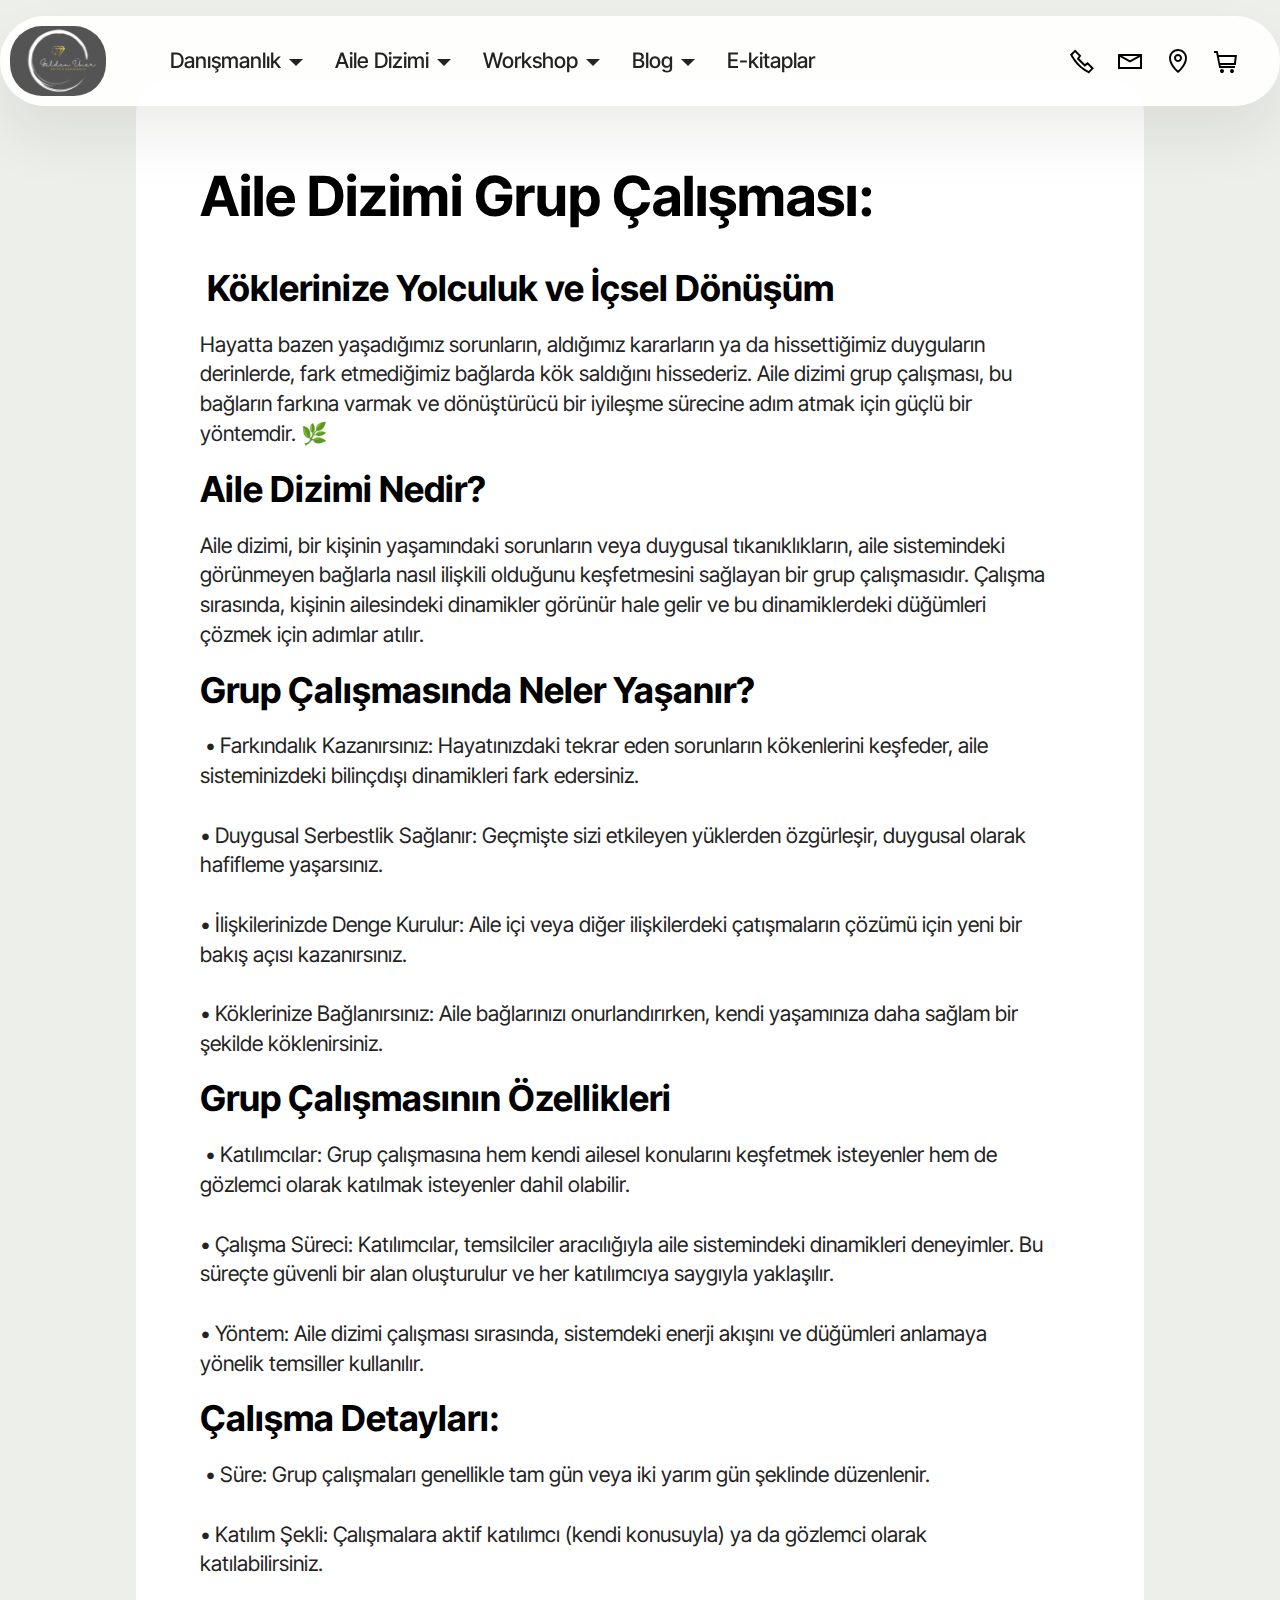
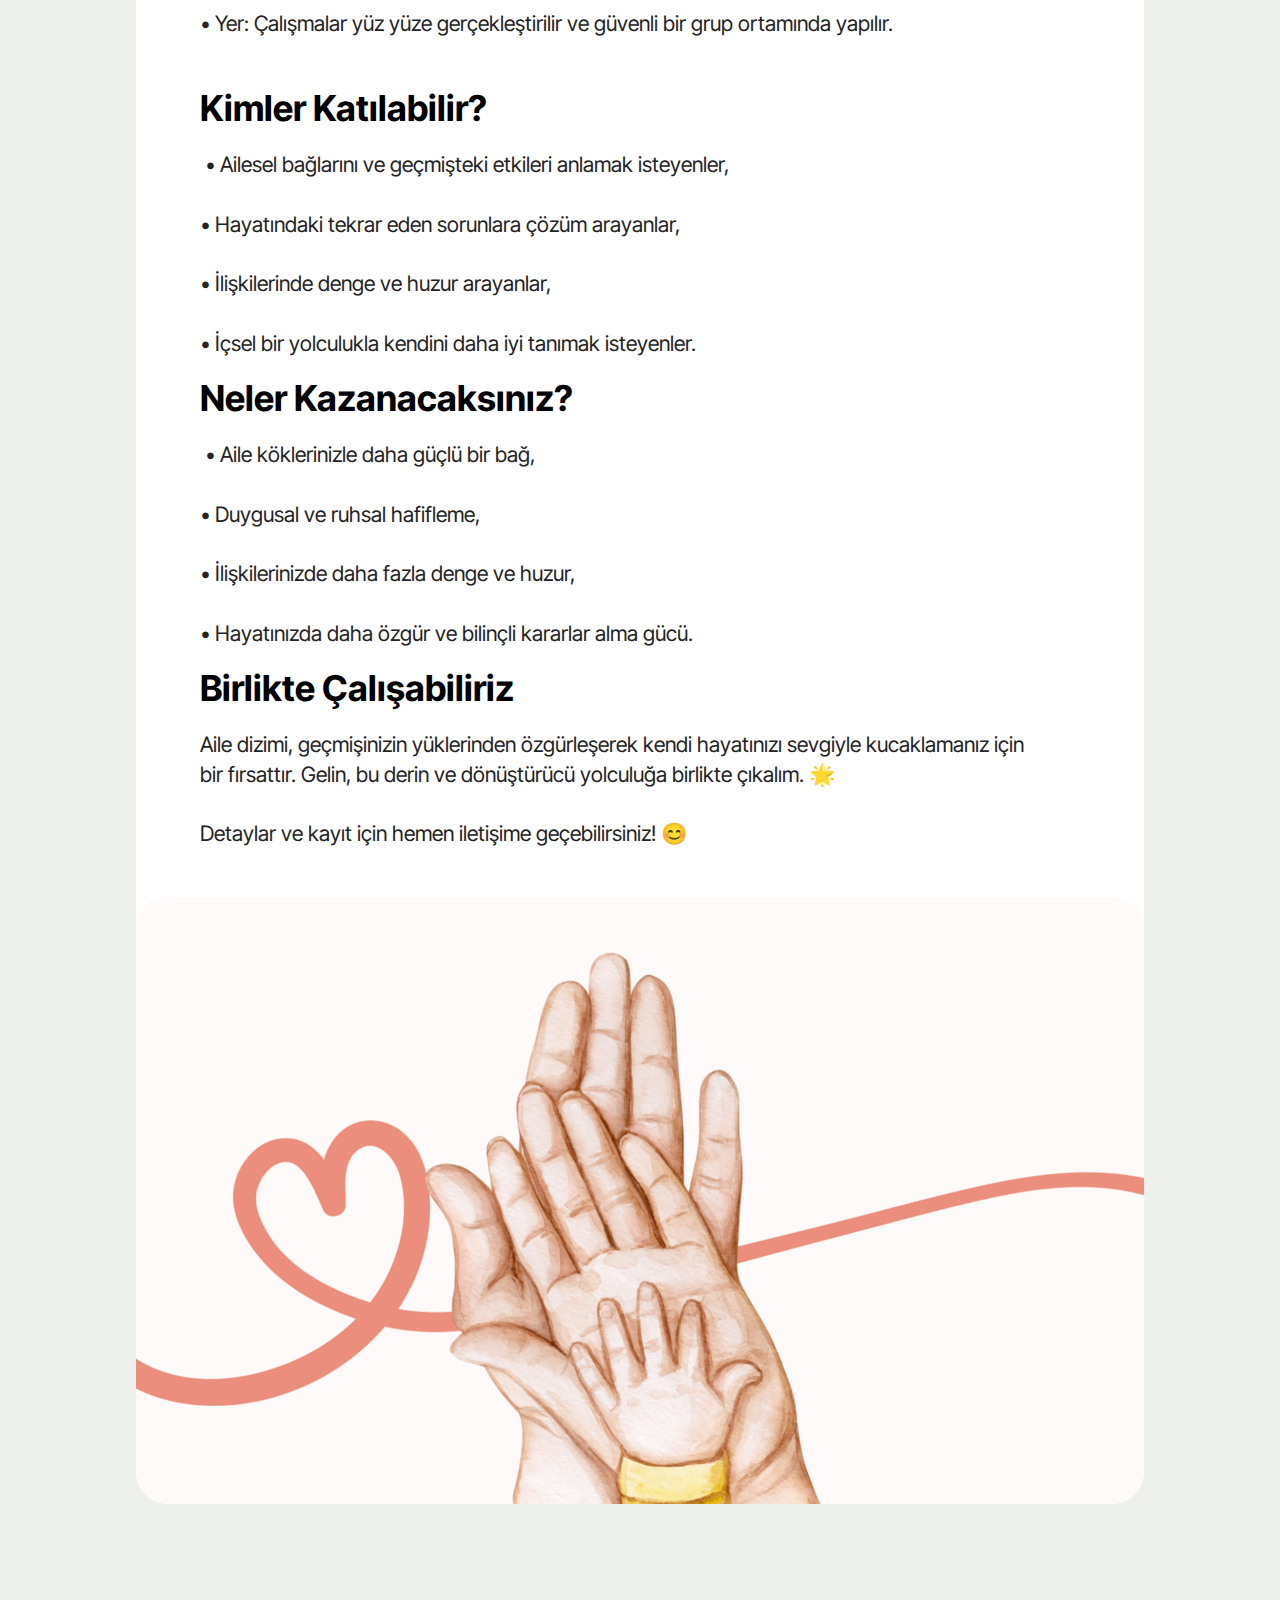
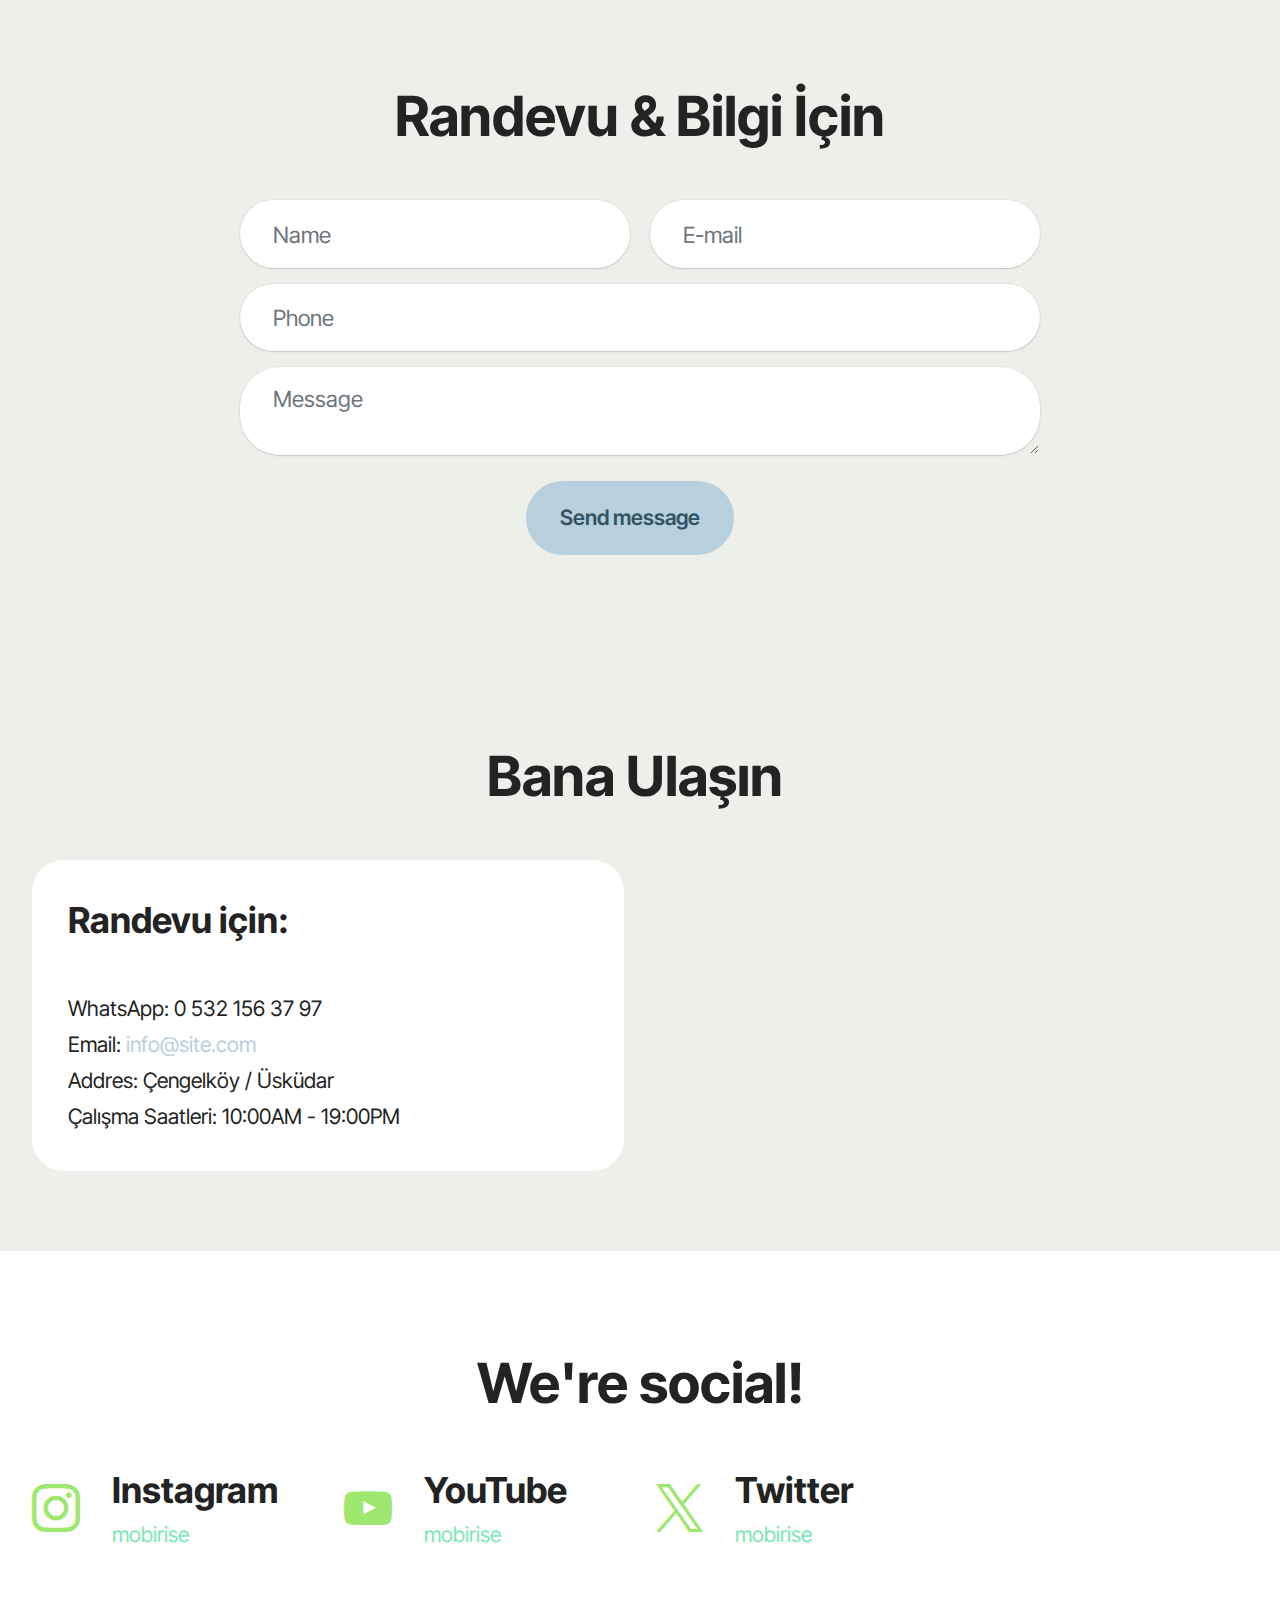
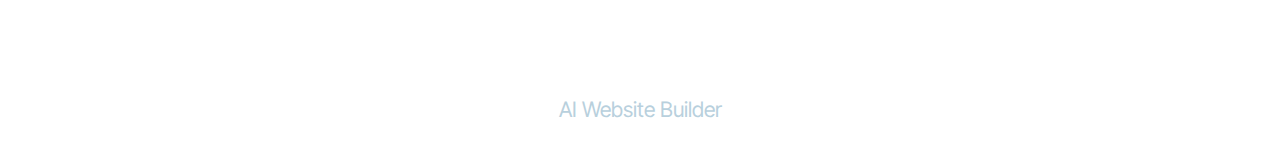
<file: page5.html>
<!DOCTYPE html>
<html  >
<head>
  <!-- Site made with Mobirise Website Builder v5.9.18, https://mobirise.com -->
  <meta charset="UTF-8">
  <meta http-equiv="X-UA-Compatible" content="IE=edge">
  <meta name="generator" content="Mobirise v5.9.18, mobirise.com">
  <meta name="viewport" content="width=device-width, initial-scale=1, minimum-scale=1">
  <link rel="shortcut icon" href="assets/images/gulden-unerweb-206x206.png" type="image/x-icon">
  <meta name="description" content="">
  
  
  <title>Aile Dizimi Grup Çalışması&nbsp;</title>
  <link rel="stylesheet" href="assets/web/assets/mobirise-icons2/mobirise2.css">
  <link rel="stylesheet" href="assets/bootstrap/css/bootstrap.min.css">
  <link rel="stylesheet" href="assets/bootstrap/css/bootstrap-grid.min.css">
  <link rel="stylesheet" href="assets/bootstrap/css/bootstrap-reboot.min.css">
  <link rel="stylesheet" href="assets/dropdown/css/style.css">
  <link rel="stylesheet" href="assets/socicon/css/styles.css">
  <link rel="stylesheet" href="assets/theme/css/style.css">
  <link rel="preload" href="https://fonts.googleapis.com/css2?family=Inter+Tight:wght@400;700&display=swap&display=swap" as="style" onload="this.onload=null;this.rel='stylesheet'">
  <noscript><link rel="stylesheet" href="https://fonts.googleapis.com/css2?family=Inter+Tight:wght@400;700&display=swap&display=swap"></noscript>
  <link rel="preload" as="style" href="assets/mobirise/css/mbr-additional.css?v=eX2Tbz"><link rel="stylesheet" href="assets/mobirise/css/mbr-additional.css?v=eX2Tbz" type="text/css">

  
  
  
</head>
<body>
  
  <section data-bs-version="5.1" class="menu menu2 cid-uy8O8tE0wf" once="menu" id="menu02-15">
	

	<nav class="navbar navbar-dropdown navbar-fixed-top navbar-expand-lg">
		<div class="container">
			<div class="navbar-brand">
				<span class="navbar-logo">
					<a href="mailto:guldenuner@gmail.com">
						<img src="assets/images/gulden-unerweb-206x206.png" alt="Mobirise Website Builder" style="height: 4.4rem;">
					</a>
				</span>
				<span class="navbar-caption-wrap"><a class="navbar-caption text-black display-4" href="https://mobiri.se"></a></span>
			</div>
			<button class="navbar-toggler" type="button" data-toggle="collapse" data-bs-toggle="collapse" data-target="#navbarSupportedContent" data-bs-target="#navbarSupportedContent" aria-controls="navbarNavAltMarkup" aria-expanded="false" aria-label="Toggle navigation">
				<div class="hamburger">
					<span></span>
					<span></span>
					<span></span>
					<span></span>
				</div>
			</button>
			<div class="collapse navbar-collapse" id="navbarSupportedContent">
				<ul class="navbar-nav nav-dropdown nav-right" data-app-modern-menu="true"><li class="nav-item dropdown open">
						<a class="nav-link link text-black dropdown-toggle show display-7" href="https://mobiri.se" data-toggle="dropdown-submenu" data-bs-toggle="dropdown" data-bs-auto-close="outside" aria-expanded="true">Danışmanlık</a><div class="dropdown-menu show" aria-labelledby="dropdown-610" data-bs-popper="none"><a class="text-black dropdown-item text-primary display-7" href="Page3.html" target="_blank">Bireysel Danışmanlık&nbsp;</a><a class="text-black show dropdown-item text-primary display-7" href="page2.html" target="_blank">İlişki Danışmanlığı / Çiftler</a></div>
					</li>
					<li class="nav-item dropdown">
						<a class="nav-link link text-black dropdown-toggle display-7" href="https://mobiri.se" aria-expanded="false" data-toggle="dropdown-submenu" data-bs-toggle="dropdown" data-bs-auto-close="outside">Aile Dizimi</a><div class="dropdown-menu" aria-labelledby="dropdown-466"><a class="text-black dropdown-item text-primary display-7" href="page5.html" target="_blank">Aile Dizimi Grup Çalışması&nbsp;</a><a class="text-black show dropdown-item text-primary display-7" href="page6.html" target="_blank">Aile Dizimi Bireysel Seans</a></div>
					</li>
					<li class="nav-item dropdown">
						<a class="nav-link link text-black dropdown-toggle display-7" href="https://mobiri.se" data-toggle="dropdown-submenu" data-bs-toggle="dropdown" data-bs-auto-close="outside" aria-expanded="false">Workshop</a><div class="dropdown-menu" aria-labelledby="dropdown-189"><a class="text-black dropdown-item display-7" href="https://mobiri.se">İçsel Annelik: Kendine Şefkat Yolculuğu</a><a class="text-black show dropdown-item display-7" href="https://mobiri.se">Öz'e Dönüş ve Kendini Hatırlamak&nbsp;</a><a class="text-black show dropdown-item display-7" href="https://mobiri.se">İlişkiler&nbsp;</a></div>
					</li><li class="nav-item dropdown"><a class="nav-link link text-black dropdown-toggle display-7" href="https://mobiri.se" data-toggle="dropdown-submenu" data-bs-toggle="dropdown" data-bs-auto-close="outside" aria-expanded="false">Blog</a><div class="dropdown-menu" aria-labelledby="dropdown-370"><a class="text-black show dropdown-item text-primary display-7" href="page7.html">İlişkiler&nbsp;</a><a class="text-black show dropdown-item text-primary display-7" href="page9.html">Aile Dizimi</a><a class="text-black show dropdown-item display-7" href="https://mobiri.se">Kişisel Gelişim</a></div></li><li class="nav-item"><a class="nav-link link text-black show display-7" href="https://mobiri.se">E-kitaplar</a></li></ul>
				<div class="icons-menu">
					<a class="iconfont-wrapper" href="https://mobiri.se">
						<span class="p-2 mbr-iconfont mobi-mbri-phone mobi-mbri"></span>
					</a>
					<a class="iconfont-wrapper" href="https://mobiri.se">
						<span class="p-2 mbr-iconfont mobi-mbri-letter mobi-mbri"></span>
					</a>
					<a class="iconfont-wrapper" href="https://mobiri.se">
						<span class="p-2 mbr-iconfont mobi-mbri-map-pin mobi-mbri"></span>
					</a>
					<a class="iconfont-wrapper" href="https://mobiri.se">
						<span class="p-2 mbr-iconfont mobi-mbri-shopping-cart mobi-mbri"></span>
					</a>
				</div>
				
			</div>
		</div>
	</nav>
</section>

<section data-bs-version="5.1" class="article9 cid-uy8O8uuhml" id="article09-16">
  

  
  
  <div class="container">
    <div class="row justify-content-center">
      <div class="card col-md-12 col-lg-10">
        <div class="card-wrapper">
          <div class="card-content-text">
            <h3 class="card-title mbr-fonts-style mbr-white mt-3 mb-4 display-2"><strong>Aile Dizimi Grup Çalışması:</strong></h3>
          <div class="row card-box align-left">
            <div class="item features-without-image col-12">
              <div class="item-wrapper">
                <h4 class="mbr-section-subtitle mbr-fonts-style mb-3 display-5"><strong>&nbsp;Köklerinize Yolculuk ve İçsel Dönüşüm</strong></h4>
                <p class="mbr-text mbr-fonts-style display-7">Hayatta bazen yaşadığımız sorunların, aldığımız kararların ya da hissettiğimiz duyguların derinlerde, fark etmediğimiz bağlarda kök saldığını hissederiz. Aile dizimi grup çalışması, bu bağların farkına varmak ve dönüştürücü bir iyileşme sürecine adım atmak için güçlü bir yöntemdir. 🌿<br>
                </p>
              </div>
            </div>
            <div class="item features-without-image col-12">
              <div class="item-wrapper">
                <h4 class="mbr-section-subtitle mbr-fonts-style mb-3 display-5"><strong>Aile Dizimi Nedir?</strong></h4>
                <p class="mbr-text mbr-fonts-style display-7">Aile dizimi, bir kişinin yaşamındaki sorunların veya duygusal tıkanıklıkların, aile sistemindeki görünmeyen bağlarla nasıl ilişkili olduğunu keşfetmesini sağlayan bir grup çalışmasıdır. Çalışma sırasında, kişinin ailesindeki dinamikler görünür hale gelir ve bu dinamiklerdeki düğümleri çözmek için adımlar atılır.<br>
                </p>
              </div>
            </div>
            <div class="item features-without-image col-12">
              <div class="item-wrapper">
                <h4 class="mbr-section-subtitle mbr-fonts-style mb-3 display-5"><strong>Grup Çalışmasında Neler Yaşanır?</strong></h4>
                <p class="mbr-text mbr-fonts-style display-7">&nbsp;•	Farkındalık Kazanırsınız: Hayatınızdaki tekrar eden sorunların kökenlerini keşfeder, aile sisteminizdeki bilinçdışı dinamikleri fark edersiniz.<br><br>	•	Duygusal Serbestlik Sağlanır: Geçmişte sizi etkileyen yüklerden özgürleşir, duygusal olarak hafifleme yaşarsınız.<br><br>	•	İlişkilerinizde Denge Kurulur: Aile içi veya diğer ilişkilerdeki çatışmaların çözümü için yeni bir bakış açısı kazanırsınız.<br><br>	•	Köklerinize Bağlanırsınız: Aile bağlarınızı onurlandırırken, kendi yaşamınıza daha sağlam bir şekilde köklenirsiniz.<br>
                </p>
              </div>
            </div><div class="item features-without-image col-12">
              <div class="item-wrapper">
                <h4 class="mbr-section-subtitle mbr-fonts-style mb-3 display-5"><strong>Grup Çalışmasının Özellikleri</strong></h4>
                <p class="mbr-text mbr-fonts-style display-7">&nbsp;•	Katılımcılar: Grup çalışmasına hem kendi ailesel konularını keşfetmek isteyenler hem de gözlemci olarak katılmak isteyenler dahil olabilir.<br><br>	•	Çalışma Süreci: Katılımcılar, temsilciler aracılığıyla aile sistemindeki dinamikleri deneyimler. Bu süreçte güvenli bir alan oluşturulur ve her katılımcıya saygıyla yaklaşılır.<br><br>	•	Yöntem: Aile dizimi çalışması sırasında, sistemdeki enerji akışını ve düğümleri anlamaya yönelik temsiller kullanılır.<br>
                </p>
              </div>
            </div><div class="item features-without-image col-12">
              <div class="item-wrapper">
                <h4 class="mbr-section-subtitle mbr-fonts-style mb-3 display-5"><strong>Çalışma Detayları:</strong></h4>
                <p class="mbr-text mbr-fonts-style display-7">&nbsp;•	Süre: Grup çalışmaları genellikle tam gün veya iki yarım gün şeklinde düzenlenir.<br><br>	•	Katılım Şekli: Çalışmalara aktif katılımcı (kendi konusuyla) ya da gözlemci olarak katılabilirsiniz.<br><br>	•	Yer: Çalışmalar yüz yüze gerçekleştirilir ve güvenli bir grup ortamında yapılır.<br><br>
                </p>
              </div>
            </div><div class="item features-without-image col-12">
              <div class="item-wrapper">
                <h4 class="mbr-section-subtitle mbr-fonts-style mb-3 display-5"><strong>Kimler Katılabilir?</strong></h4>
                <p class="mbr-text mbr-fonts-style display-7">&nbsp;•	Ailesel bağlarını ve geçmişteki etkileri anlamak isteyenler,<br><br>	•	Hayatındaki tekrar eden sorunlara çözüm arayanlar,<br><br>	•	İlişkilerinde denge ve huzur arayanlar,<br><br>	•	İçsel bir yolculukla kendini daha iyi tanımak isteyenler.<br>
                </p>
              </div>
            </div><div class="item features-without-image col-12">
              <div class="item-wrapper">
                <h4 class="mbr-section-subtitle mbr-fonts-style mb-3 display-5"><strong>Neler Kazanacaksınız?</strong></h4>
                <p class="mbr-text mbr-fonts-style display-7">&nbsp;•	Aile köklerinizle daha güçlü bir bağ,<br><br>	•	Duygusal ve ruhsal hafifleme,<br><br>	•	İlişkilerinizde daha fazla denge ve huzur,<br><br>	•	Hayatınızda daha özgür ve bilinçli kararlar alma gücü.<br>
                </p>
              </div>
            </div><div class="item features-without-image col-12">
              <div class="item-wrapper">
                <h4 class="mbr-section-subtitle mbr-fonts-style mb-3 display-5"><strong>Birlikte Çalışabiliriz&nbsp;</strong></h4>
                <p class="mbr-text mbr-fonts-style display-7">Aile dizimi, geçmişinizin yüklerinden özgürleşerek kendi hayatınızı sevgiyle kucaklamanız için bir fırsattır. Gelin, bu derin ve dönüştürücü yolculuğa birlikte çıkalım. 🌟<br><br>Detaylar ve kayıt için hemen iletişime geçebilirsiniz! 😊<br>
                </p>
              </div>
            </div>
          </div>
          </div>
          <div class="image-wrapper d-flex justify-content-center mt-3">
            <img src="assets/images/mbr-1877x1877.png" alt="Mobirise Website Builder">
          </div>
        </div>
      </div>
    </div>
  </div>
</section>

<section data-bs-version="5.1" class="form5 cid-uy8O8uUSl6" id="form02-17">
    
    
    <div class="container">
        <div class="row justify-content-center">
            <div class="col-12 content-head">
                <div class="mbr-section-head mb-5">
                    <h3 class="mbr-section-title mbr-fonts-style align-center mb-0 display-2"><strong>Randevu &amp; Bilgi İçin</strong></h3>
                    
                </div>
            </div>
        </div>
        <div class="row justify-content-center">
            <div class="col-lg-8 mx-auto mbr-form" data-form-type="formoid">
                <form action="https://mobirise.eu/" method="POST" class="mbr-form form-with-styler" data-form-title="Form Name"><input type="hidden" name="email" data-form-email="true" value="kLg1B3jGaMXG/+Ld4FXkkW1bSTgUCFS/rpO3Gm4dZhom88tRx16GNyS057e1yEw8GMtzV8SkE1zd5gagDq0fw3pT0u/ITuiyTWG1uu5+oKtObuSkWDaz0OK55fZNmzRK">
                    <div class="row">
                        <div hidden="hidden" data-form-alert="" class="alert alert-success col-12">Thanks for filling out the form!</div>
                        <div hidden="hidden" data-form-alert-danger="" class="alert alert-danger col-12">
                            Oops...! some problem!
                        </div>
                    </div>
                    <div class="dragArea row">
                        <div class="col-md col-sm-12 form-group mb-3" data-for="name">
                            <input type="text" name="name" placeholder="Name" data-form-field="name" class="form-control" value="" id="name-form02-17">
                        </div>
                        <div class="col-md col-sm-12 form-group mb-3" data-for="email">
                            <input type="email" name="email" placeholder="E-mail" data-form-field="email" class="form-control" value="" id="email-form02-17">
                        </div>
                        <div class="col-12 form-group mb-3" data-for="phone">
                            <input type="tel" name="phone" placeholder="Phone" data-form-field="phone" class="form-control" value="" id="phone-form02-17">
                        </div>
                        <div class="col-12 form-group mb-3" data-for="textarea">
                            <textarea name="textarea" placeholder="Message" data-form-field="textarea" class="form-control" id="textarea-form02-17"></textarea>
                        </div>
                        <div class="col-lg-12 col-md-12 col-sm-12 align-center mbr-section-btn">
                            <button type="submit" class="btn btn-primary display-7">Send message</button>
                        </div>
                    </div>
                </form>
            </div>
        </div>
    </div>
</section>

<section data-bs-version="5.1" class="contacts02 map1 cid-uy8O8vQ7OP" id="contacts02-18">

    

    
    <div class="container">
        <div class="row justify-content-center">
            <div class="col-12 content-head">
                <div class="mbr-section-head mb-5">
                    <h3 class="mbr-section-title mbr-fonts-style align-center mb-0 display-2"><strong>Bana Ulaşın&nbsp;</strong></h3>
                    
                </div>
            </div>
        </div>
        <div class="row justify-content-center">
            <div class="card col-12 col-md-12 col-lg-6">
                <div class="card-wrapper">
                    <div class="text-wrapper">
                        <h5 class="cardTitle mbr-fonts-style mb-2 display-5"><strong>Randevu için:&nbsp;</strong></h5>
                        <ul class="list mbr-fonts-style display-7">
                            <li class="mbr-text item-wrap"><br></li>
                            <li class="mbr-text item-wrap">WhatsApp: 0 532 156 37 97&nbsp;</li>
                            <li class="mbr-text item-wrap">Email: <a href="mailto:info@site.com" class="text-primary">info@site.com</a></li>
                            <li class="mbr-text item-wrap">Addres: Çengelköy / Üsküdar&nbsp;</li>
                            <li class="mbr-text item-wrap">Çalışma Saatleri: 10:00AM - 19:00PM</li>
                        </ul>
                    </div>
                </div>
            </div>
            <div class="map-wrapper col-md-12 col-lg-6">
                <div class="google-map"><iframe frameborder="0" style="border:0" src="https://www.google.com/maps/embed?pb=!1m14!1m8!1m3!1d6045.3003145248895!2d-73.9884657!3d40.7477229!3m2!1i1024!2i768!4f13.1!3m3!1m2!1s0x89c259a9ac1f1b85%3A0x7e33d1c0e7af3be4!2zMzUwIDV0aCBBdmUsIE5ldyBZb3JrLCBOWSAxMDExOCwg0KHQqNCQ!5e0!3m2!1sru!2sru!4v1689597362021!5m2!1sen!2sen" allowfullscreen=""></iframe></div>
            </div>
        </div>
    </div>
</section>

<section data-bs-version="5.1" class="social06 cid-uy8O8wsjSn" id="social06-19">
	

	
	
	<div class="container">
		<div class="row justify-content-center">
			<div class="col-12 content-head">
				<div class="mb-5">
					<h5 class="mbr-section-title mbr-fonts-style align-center mb-0 display-2">
						<strong>We're social!</strong>
					</h5>
					
				</div>
			</div>
		</div>
		<div class="row">
			<div class="item features-without-image col-12 col-md-6 col-lg-3 active">
				<div class="item-wrapper">
					<span class="mbr-iconfont m-auto socicon-instagram socicon"></span>
					<div class="card-box">
						<h4 class="card-title mbr-fonts-style mb-1 display-5">
							<strong>Instagram</strong>
						</h4>
						<h5 class="card-text mbr-fonts-style display-7"><a href="https://www.instagram.com/mobirise/" class="text-success">mobirise</a></h5>
					</div>
				</div>
			</div>

			
			<div class="item features-without-image col-12 col-md-6 col-lg-3">
				<div class="item-wrapper">
					<span class="mbr-iconfont m-auto socicon-youtube socicon"></span>
					<div class="card-box">
						<h4 class="card-title mbr-fonts-style mb-1 display-5">
							<strong>YouTube</strong>
						</h4>
						<h5 class="card-text mbr-fonts-style display-7">
							<a href="https://www.youtube.com/mobirise" class="text-success">mobirise</a>
						</h5>
					</div>
				</div>
			</div>
			<div class="item features-without-image col-12 col-md-6 col-lg-3">
				<div class="item-wrapper">
					<span class="mbr-iconfont m-auto socicon-twitter socicon"></span>
					<div class="card-box">
						<h4 class="card-title mbr-fonts-style mb-1 display-5">
							<strong>Twitter</strong>
						</h4>
						<h5 class="card-text mbr-fonts-style display-7">
							<a href="https://twitter.com/Mobirise/" class="text-success">mobirise</a>
						</h5>
					</div>
				</div>
			</div>
		</div>
	</div>
</section><section class="display-7" style="padding: 0;align-items: center;justify-content: center;flex-wrap: wrap;    align-content: center;display: flex;position: relative;height: 4rem;"><a href="https://mobiri.se/3628106" style="flex: 1 1;height: 4rem;position: absolute;width: 100%;z-index: 1;"><img alt="" style="height: 4rem;" src="[data-uri]"></a><p style="margin: 0;text-align: center;" class="display-7">&#8204;</p><a style="z-index:1" href="https://mobirise.com/builder/ai-website-builder.html">AI Website Builder</a></section><script src="assets/bootstrap/js/bootstrap.bundle.min.js"></script>  <script src="assets/smoothscroll/smooth-scroll.js"></script>  <script src="assets/ytplayer/index.js"></script>  <script src="assets/dropdown/js/navbar-dropdown.js"></script>  <script src="assets/theme/js/script.js"></script>  <script src="assets/formoid/formoid.min.js"></script>  
  
  
</body>
</html>
</file>
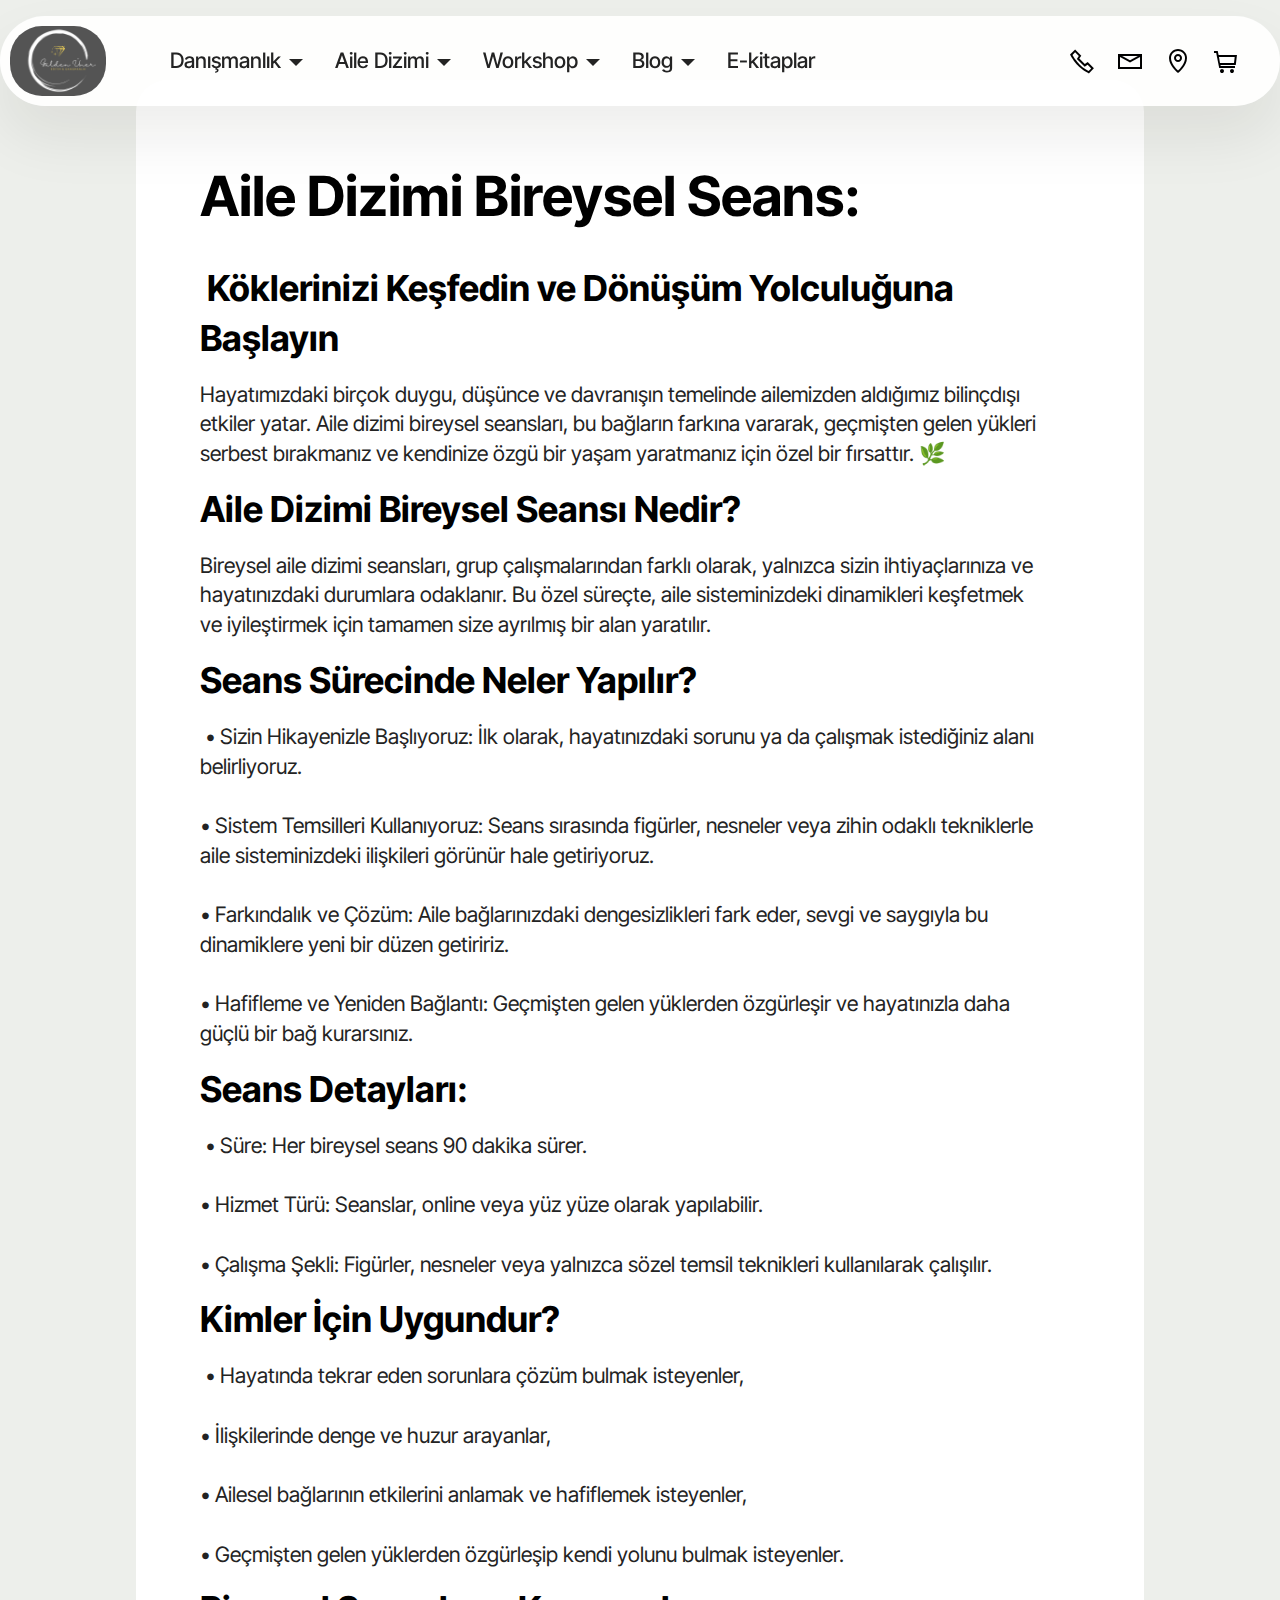
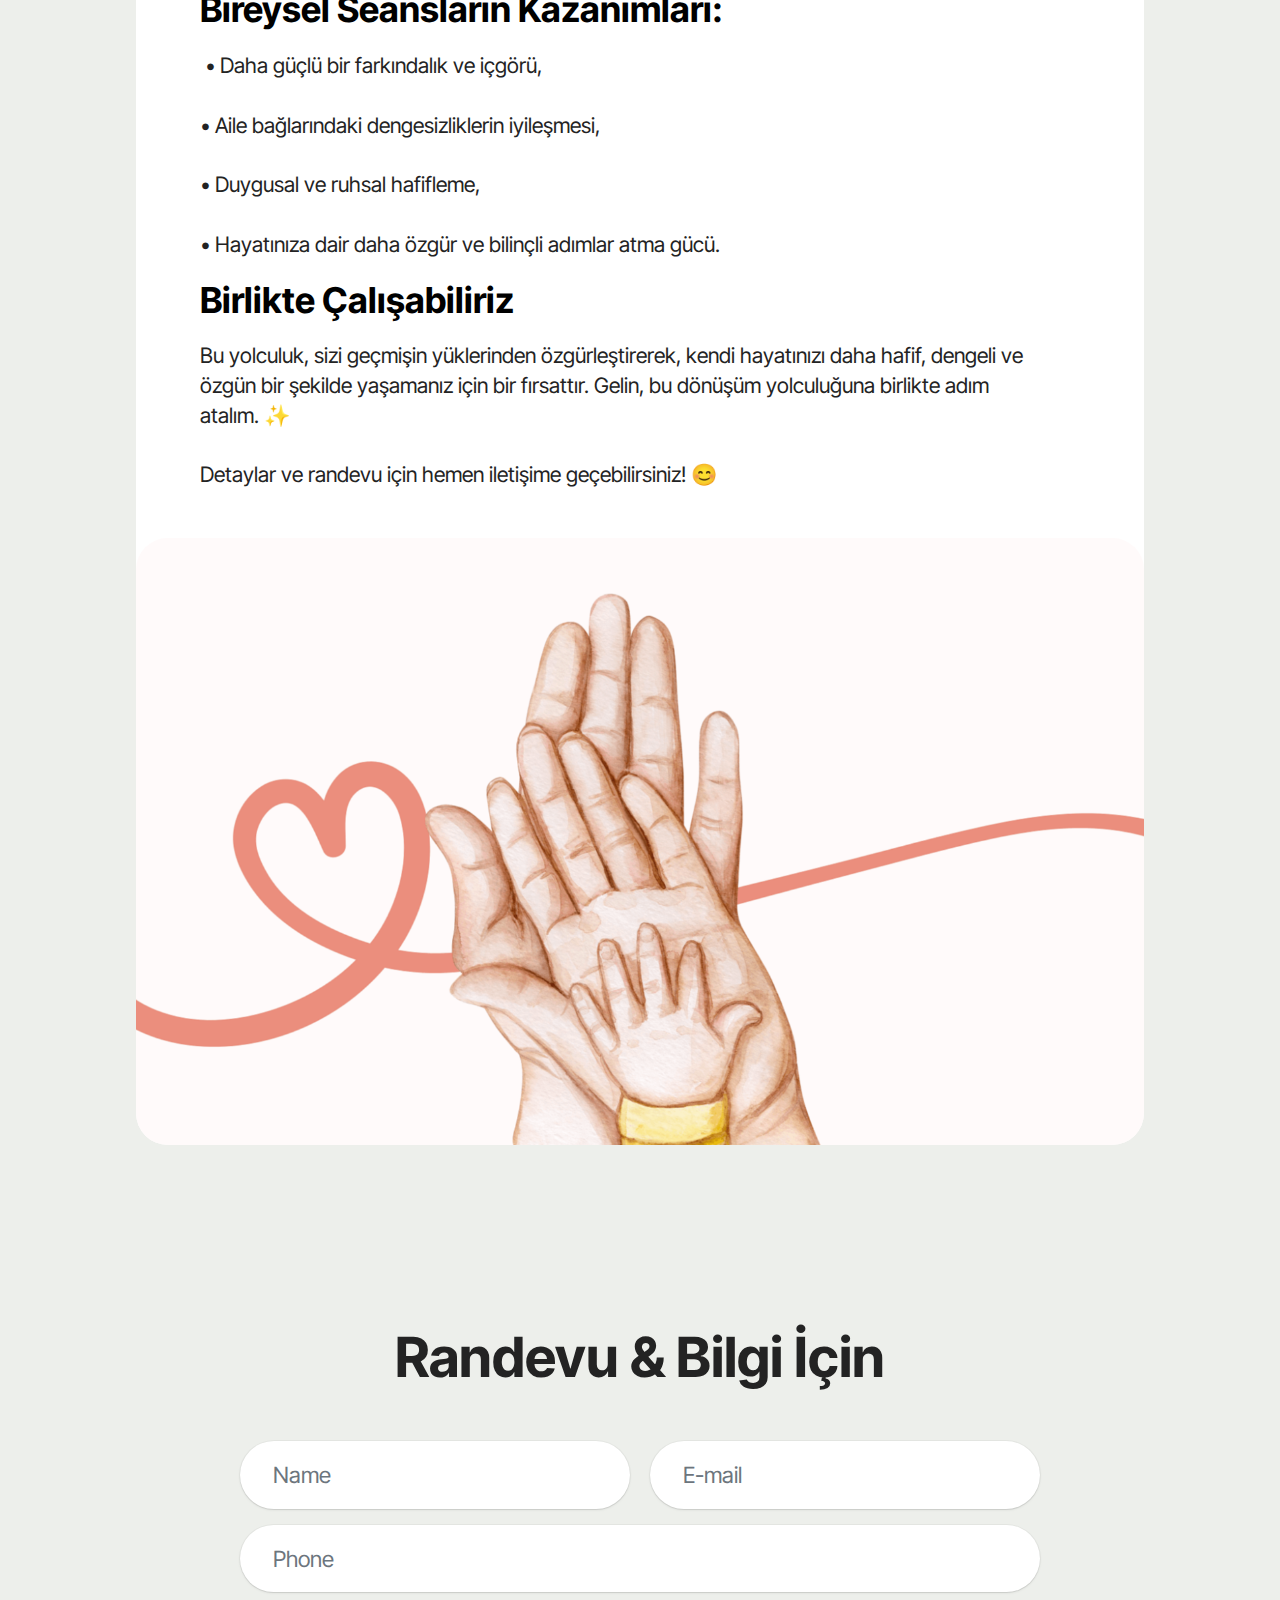
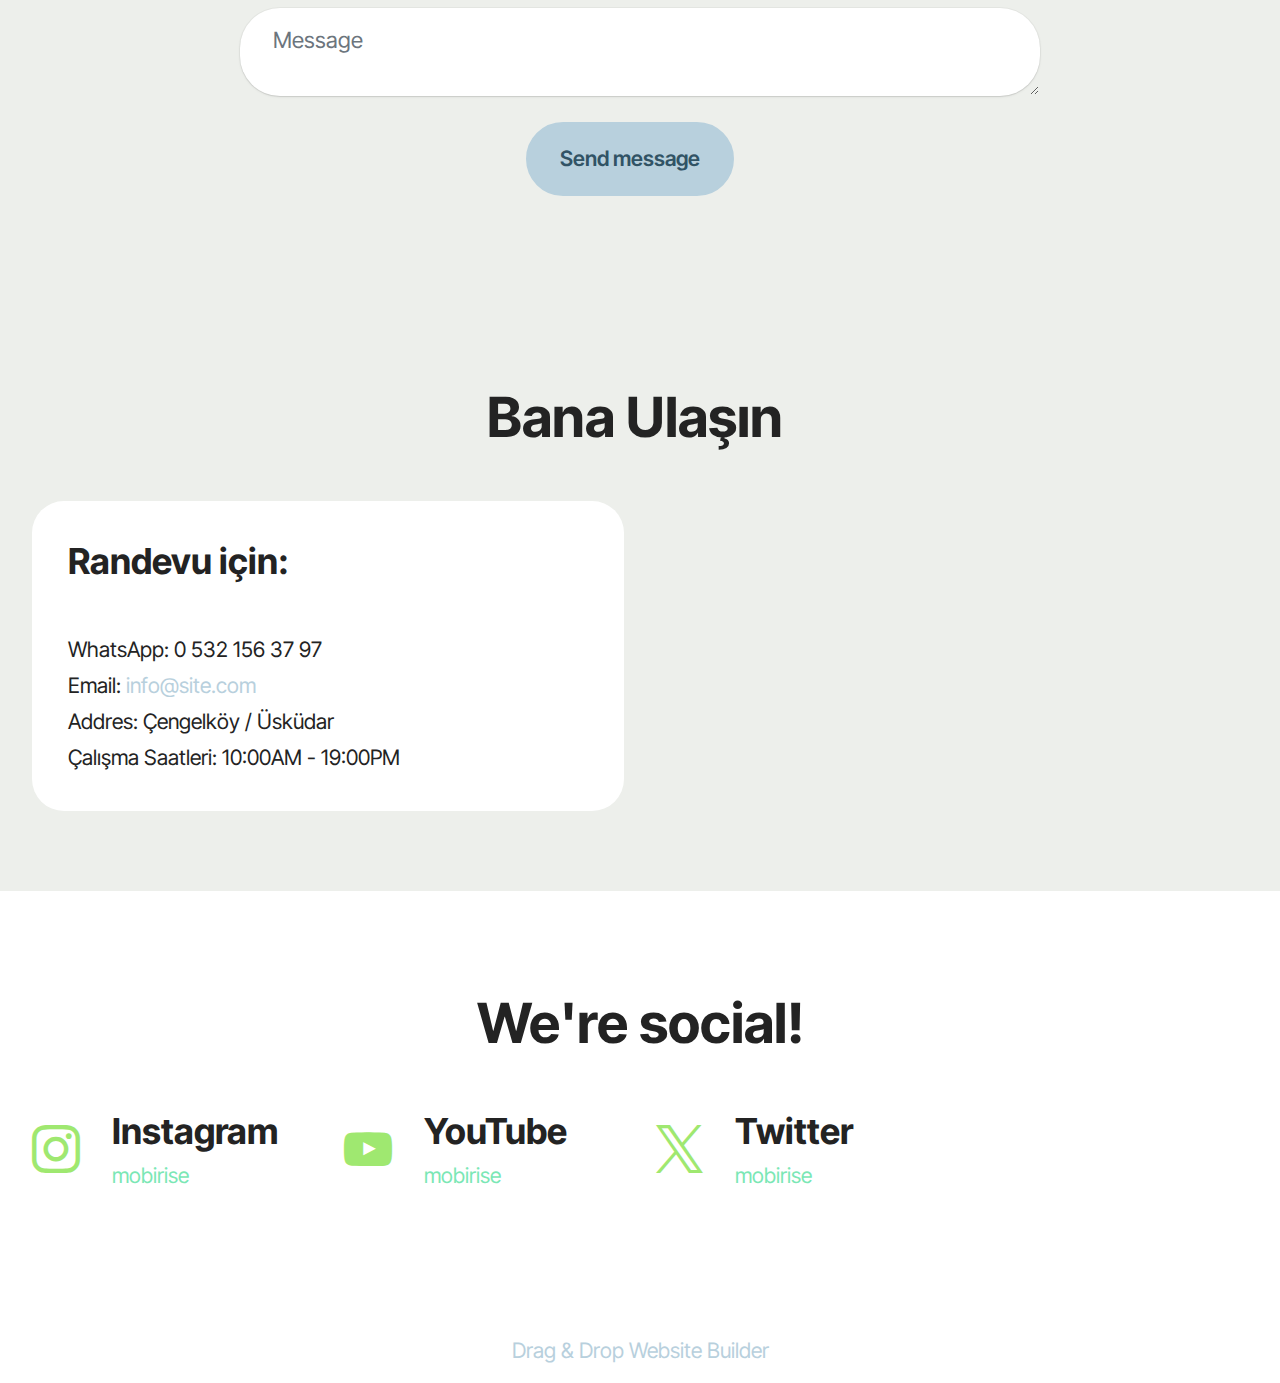
<file: page6.html>
<!DOCTYPE html>
<html  >
<head>
  <!-- Site made with Mobirise Website Builder v5.9.18, https://mobirise.com -->
  <meta charset="UTF-8">
  <meta http-equiv="X-UA-Compatible" content="IE=edge">
  <meta name="generator" content="Mobirise v5.9.18, mobirise.com">
  <meta name="viewport" content="width=device-width, initial-scale=1, minimum-scale=1">
  <link rel="shortcut icon" href="assets/images/gulden-unerweb-206x206.png" type="image/x-icon">
  <meta name="description" content="">
  
  
  <title>Aile Dizimi Bireysel Seans&nbsp;</title>
  <link rel="stylesheet" href="assets/web/assets/mobirise-icons2/mobirise2.css">
  <link rel="stylesheet" href="assets/bootstrap/css/bootstrap.min.css">
  <link rel="stylesheet" href="assets/bootstrap/css/bootstrap-grid.min.css">
  <link rel="stylesheet" href="assets/bootstrap/css/bootstrap-reboot.min.css">
  <link rel="stylesheet" href="assets/dropdown/css/style.css">
  <link rel="stylesheet" href="assets/socicon/css/styles.css">
  <link rel="stylesheet" href="assets/theme/css/style.css">
  <link rel="preload" href="https://fonts.googleapis.com/css2?family=Inter+Tight:wght@400;700&display=swap&display=swap" as="style" onload="this.onload=null;this.rel='stylesheet'">
  <noscript><link rel="stylesheet" href="https://fonts.googleapis.com/css2?family=Inter+Tight:wght@400;700&display=swap&display=swap"></noscript>
  <link rel="preload" as="style" href="assets/mobirise/css/mbr-additional.css?v=V9Zy16"><link rel="stylesheet" href="assets/mobirise/css/mbr-additional.css?v=V9Zy16" type="text/css">

  
  
  
</head>
<body>
  
  <section data-bs-version="5.1" class="menu menu2 cid-uy8Sv5xidy" once="menu" id="menu02-1a">
	

	<nav class="navbar navbar-dropdown navbar-fixed-top navbar-expand-lg">
		<div class="container">
			<div class="navbar-brand">
				<span class="navbar-logo">
					<a href="mailto:guldenuner@gmail.com">
						<img src="assets/images/gulden-unerweb-206x206.png" alt="Mobirise Website Builder" style="height: 4.4rem;">
					</a>
				</span>
				<span class="navbar-caption-wrap"><a class="navbar-caption text-black display-4" href="https://mobiri.se"></a></span>
			</div>
			<button class="navbar-toggler" type="button" data-toggle="collapse" data-bs-toggle="collapse" data-target="#navbarSupportedContent" data-bs-target="#navbarSupportedContent" aria-controls="navbarNavAltMarkup" aria-expanded="false" aria-label="Toggle navigation">
				<div class="hamburger">
					<span></span>
					<span></span>
					<span></span>
					<span></span>
				</div>
			</button>
			<div class="collapse navbar-collapse" id="navbarSupportedContent">
				<ul class="navbar-nav nav-dropdown nav-right" data-app-modern-menu="true"><li class="nav-item dropdown open">
						<a class="nav-link link text-black dropdown-toggle show display-7" href="https://mobiri.se" data-toggle="dropdown-submenu" data-bs-toggle="dropdown" data-bs-auto-close="outside" aria-expanded="true">Danışmanlık</a><div class="dropdown-menu show" aria-labelledby="dropdown-610" data-bs-popper="none"><a class="text-black dropdown-item text-primary display-7" href="Page3.html" target="_blank">Bireysel Danışmanlık&nbsp;</a><a class="text-black show dropdown-item text-primary display-7" href="page2.html" target="_blank">İlişki Danışmanlığı / Çiftler</a></div>
					</li>
					<li class="nav-item dropdown">
						<a class="nav-link link text-black dropdown-toggle display-7" href="https://mobiri.se" aria-expanded="false" data-toggle="dropdown-submenu" data-bs-toggle="dropdown" data-bs-auto-close="outside">Aile Dizimi</a><div class="dropdown-menu" aria-labelledby="dropdown-466"><a class="text-black dropdown-item text-primary display-7" href="page5.html" target="_blank">Aile Dizimi Grup Çalışması&nbsp;</a><a class="text-black show dropdown-item text-primary display-7" href="page6.html" target="_blank">Aile Dizimi Bireysel Seans</a></div>
					</li>
					<li class="nav-item dropdown">
						<a class="nav-link link text-black dropdown-toggle display-7" href="https://mobiri.se" data-toggle="dropdown-submenu" data-bs-toggle="dropdown" data-bs-auto-close="outside" aria-expanded="false">Workshop</a><div class="dropdown-menu" aria-labelledby="dropdown-189"><a class="text-black dropdown-item display-7" href="https://mobiri.se">İçsel Annelik: Kendine Şefkat Yolculuğu</a><a class="text-black show dropdown-item display-7" href="https://mobiri.se">Öz'e Dönüş ve Kendini Hatırlamak&nbsp;</a><a class="text-black show dropdown-item display-7" href="https://mobiri.se">İlişkiler&nbsp;</a></div>
					</li><li class="nav-item dropdown"><a class="nav-link link text-black dropdown-toggle display-7" href="https://mobiri.se" data-toggle="dropdown-submenu" data-bs-toggle="dropdown" data-bs-auto-close="outside" aria-expanded="false">Blog</a><div class="dropdown-menu" aria-labelledby="dropdown-370"><a class="text-black show dropdown-item text-primary display-7" href="page7.html">İlişkiler&nbsp;</a><a class="text-black show dropdown-item text-primary display-7" href="page9.html">Aile Dizimi</a><a class="text-black show dropdown-item display-7" href="https://mobiri.se">Kişisel Gelişim</a></div></li><li class="nav-item"><a class="nav-link link text-black show display-7" href="https://mobiri.se">E-kitaplar</a></li></ul>
				<div class="icons-menu">
					<a class="iconfont-wrapper" href="https://mobiri.se">
						<span class="p-2 mbr-iconfont mobi-mbri-phone mobi-mbri"></span>
					</a>
					<a class="iconfont-wrapper" href="https://mobiri.se">
						<span class="p-2 mbr-iconfont mobi-mbri-letter mobi-mbri"></span>
					</a>
					<a class="iconfont-wrapper" href="https://mobiri.se">
						<span class="p-2 mbr-iconfont mobi-mbri-map-pin mobi-mbri"></span>
					</a>
					<a class="iconfont-wrapper" href="https://mobiri.se">
						<span class="p-2 mbr-iconfont mobi-mbri-shopping-cart mobi-mbri"></span>
					</a>
				</div>
				
			</div>
		</div>
	</nav>
</section>

<section data-bs-version="5.1" class="article9 cid-uy8Sv6aJKb" id="article09-1b">
  

  
  
  <div class="container">
    <div class="row justify-content-center">
      <div class="card col-md-12 col-lg-10">
        <div class="card-wrapper">
          <div class="card-content-text">
            <h3 class="card-title mbr-fonts-style mbr-white mt-3 mb-4 display-2"><strong>Aile Dizimi Bireysel Seans:</strong></h3>
          <div class="row card-box align-left">
            <div class="item features-without-image col-12">
              <div class="item-wrapper">
                <h4 class="mbr-section-subtitle mbr-fonts-style mb-3 display-5"><strong>&nbsp;Köklerinizi Keşfedin ve Dönüşüm Yolculuğuna Başlayın</strong></h4>
                <p class="mbr-text mbr-fonts-style display-7">Hayatımızdaki birçok duygu, düşünce ve davranışın temelinde ailemizden aldığımız bilinçdışı etkiler yatar. Aile dizimi bireysel seansları, bu bağların farkına vararak, geçmişten gelen yükleri serbest bırakmanız ve kendinize özgü bir yaşam yaratmanız için özel bir fırsattır. 🌿<br>
                </p>
              </div>
            </div>
            <div class="item features-without-image col-12">
              <div class="item-wrapper">
                <h4 class="mbr-section-subtitle mbr-fonts-style mb-3 display-5"><strong>Aile Dizimi Bireysel Seansı Nedir?</strong></h4>
                <p class="mbr-text mbr-fonts-style display-7">Bireysel aile dizimi seansları, grup çalışmalarından farklı olarak, yalnızca sizin ihtiyaçlarınıza ve hayatınızdaki durumlara odaklanır. Bu özel süreçte, aile sisteminizdeki dinamikleri keşfetmek ve iyileştirmek için tamamen size ayrılmış bir alan yaratılır.<br>
                </p>
              </div>
            </div>
            <div class="item features-without-image col-12">
              <div class="item-wrapper">
                <h4 class="mbr-section-subtitle mbr-fonts-style mb-3 display-5"><strong>Seans Sürecinde Neler Yapılır?</strong></h4>
                <p class="mbr-text mbr-fonts-style display-7">&nbsp;•	Sizin Hikayenizle Başlıyoruz: İlk olarak, hayatınızdaki sorunu ya da çalışmak istediğiniz alanı belirliyoruz.<br><br>	•	Sistem Temsilleri Kullanıyoruz: Seans sırasında figürler, nesneler veya zihin odaklı tekniklerle aile sisteminizdeki ilişkileri görünür hale getiriyoruz.<br><br>	•	Farkındalık ve Çözüm: Aile bağlarınızdaki dengesizlikleri fark eder, sevgi ve saygıyla bu dinamiklere yeni bir düzen getiririz.<br><br>	•	Hafifleme ve Yeniden Bağlantı: Geçmişten gelen yüklerden özgürleşir ve hayatınızla daha güçlü bir bağ kurarsınız.<br>
                </p>
              </div>
            </div><div class="item features-without-image col-12">
              <div class="item-wrapper">
                <h4 class="mbr-section-subtitle mbr-fonts-style mb-3 display-5"><strong>Seans Detayları:</strong></h4>
                <p class="mbr-text mbr-fonts-style display-7">&nbsp;•	Süre: Her bireysel seans 90 dakika sürer.<br><br>	•	Hizmet Türü: Seanslar, online veya yüz yüze olarak yapılabilir.<br><br>	•	Çalışma Şekli: Figürler, nesneler veya yalnızca sözel temsil teknikleri kullanılarak çalışılır.<br>
                </p>
              </div>
            </div><div class="item features-without-image col-12">
              <div class="item-wrapper">
                <h4 class="mbr-section-subtitle mbr-fonts-style mb-3 display-5"><strong>Kimler İçin Uygundur?</strong></h4>
                <p class="mbr-text mbr-fonts-style display-7">&nbsp;•	Hayatında tekrar eden sorunlara çözüm bulmak isteyenler,<br><br>	•	İlişkilerinde denge ve huzur arayanlar,<br><br>	•	Ailesel bağlarının etkilerini anlamak ve hafiflemek isteyenler,<br><br>	•	Geçmişten gelen yüklerden özgürleşip kendi yolunu bulmak isteyenler.<br>
                </p>
              </div>
            </div><div class="item features-without-image col-12">
              <div class="item-wrapper">
                <h4 class="mbr-section-subtitle mbr-fonts-style mb-3 display-5"><strong>Bireysel Seansların Kazanımları:</strong></h4>
                <p class="mbr-text mbr-fonts-style display-7">&nbsp;•	Daha güçlü bir farkındalık ve içgörü,<br><br>	•	Aile bağlarındaki dengesizliklerin iyileşmesi,<br><br>	•	Duygusal ve ruhsal hafifleme,<br><br>	•	Hayatınıza dair daha özgür ve bilinçli adımlar atma gücü.<br>
                </p>
              </div>
            </div><div class="item features-without-image col-12">
              <div class="item-wrapper">
                <h4 class="mbr-section-subtitle mbr-fonts-style mb-3 display-5"><strong>Birlikte Çalışabiliriz&nbsp;</strong></h4>
                <p class="mbr-text mbr-fonts-style display-7">Bu yolculuk, sizi geçmişin yüklerinden özgürleştirerek, kendi hayatınızı daha hafif, dengeli ve özgün bir şekilde yaşamanız için bir fırsattır. Gelin, bu dönüşüm yolculuğuna birlikte adım atalım. ✨<br><br>Detaylar ve randevu için hemen iletişime geçebilirsiniz! 😊<br>
                </p>
              </div>
            </div>
          </div>
          </div>
          <div class="image-wrapper d-flex justify-content-center mt-3">
            <img src="assets/images/mbr-1877x1877.png" alt="Mobirise Website Builder">
          </div>
        </div>
      </div>
    </div>
  </div>
</section>

<section data-bs-version="5.1" class="form5 cid-uy8Sv6DYS7" id="form02-1c">
    
    
    <div class="container">
        <div class="row justify-content-center">
            <div class="col-12 content-head">
                <div class="mbr-section-head mb-5">
                    <h3 class="mbr-section-title mbr-fonts-style align-center mb-0 display-2"><strong>Randevu &amp; Bilgi İçin</strong></h3>
                    
                </div>
            </div>
        </div>
        <div class="row justify-content-center">
            <div class="col-lg-8 mx-auto mbr-form" data-form-type="formoid">
                <form action="https://mobirise.eu/" method="POST" class="mbr-form form-with-styler" data-form-title="Form Name"><input type="hidden" name="email" data-form-email="true" value="D8EKRXW+3vulJH69jBM3ghSOIsL9BXMZkC03kH5ziSjMNsCQlQ1JNCzkxINQ2dT/rvUmdMLt1eMwGP5j3yM5xG7zcuEZ5Mf2yWUcDQ8ZbYaBBFTJJaEDc9x/oZpJgM0i">
                    <div class="row">
                        <div hidden="hidden" data-form-alert="" class="alert alert-success col-12">Thanks for filling out the form!</div>
                        <div hidden="hidden" data-form-alert-danger="" class="alert alert-danger col-12">
                            Oops...! some problem!
                        </div>
                    </div>
                    <div class="dragArea row">
                        <div class="col-md col-sm-12 form-group mb-3" data-for="name">
                            <input type="text" name="name" placeholder="Name" data-form-field="name" class="form-control" value="" id="name-form02-1c">
                        </div>
                        <div class="col-md col-sm-12 form-group mb-3" data-for="email">
                            <input type="email" name="email" placeholder="E-mail" data-form-field="email" class="form-control" value="" id="email-form02-1c">
                        </div>
                        <div class="col-12 form-group mb-3" data-for="phone">
                            <input type="tel" name="phone" placeholder="Phone" data-form-field="phone" class="form-control" value="" id="phone-form02-1c">
                        </div>
                        <div class="col-12 form-group mb-3" data-for="textarea">
                            <textarea name="textarea" placeholder="Message" data-form-field="textarea" class="form-control" id="textarea-form02-1c"></textarea>
                        </div>
                        <div class="col-lg-12 col-md-12 col-sm-12 align-center mbr-section-btn">
                            <button type="submit" class="btn btn-primary display-7">Send message</button>
                        </div>
                    </div>
                </form>
            </div>
        </div>
    </div>
</section>

<section data-bs-version="5.1" class="contacts02 map1 cid-uy8Sv7nZEg" id="contacts02-1d">

    

    
    <div class="container">
        <div class="row justify-content-center">
            <div class="col-12 content-head">
                <div class="mbr-section-head mb-5">
                    <h3 class="mbr-section-title mbr-fonts-style align-center mb-0 display-2"><strong>Bana Ulaşın&nbsp;</strong></h3>
                    
                </div>
            </div>
        </div>
        <div class="row justify-content-center">
            <div class="card col-12 col-md-12 col-lg-6">
                <div class="card-wrapper">
                    <div class="text-wrapper">
                        <h5 class="cardTitle mbr-fonts-style mb-2 display-5"><strong>Randevu için:&nbsp;</strong></h5>
                        <ul class="list mbr-fonts-style display-7">
                            <li class="mbr-text item-wrap"><br></li>
                            <li class="mbr-text item-wrap">WhatsApp: 0 532 156 37 97&nbsp;</li>
                            <li class="mbr-text item-wrap">Email: <a href="mailto:info@site.com" class="text-primary">info@site.com</a></li>
                            <li class="mbr-text item-wrap">Addres: Çengelköy / Üsküdar&nbsp;</li>
                            <li class="mbr-text item-wrap">Çalışma Saatleri: 10:00AM - 19:00PM</li>
                        </ul>
                    </div>
                </div>
            </div>
            <div class="map-wrapper col-md-12 col-lg-6">
                <div class="google-map"><iframe frameborder="0" style="border:0" src="https://www.google.com/maps/embed?pb=!1m14!1m8!1m3!1d6045.3003145248895!2d-73.9884657!3d40.7477229!3m2!1i1024!2i768!4f13.1!3m3!1m2!1s0x89c259a9ac1f1b85%3A0x7e33d1c0e7af3be4!2zMzUwIDV0aCBBdmUsIE5ldyBZb3JrLCBOWSAxMDExOCwg0KHQqNCQ!5e0!3m2!1sru!2sru!4v1689597362021!5m2!1sen!2sen" allowfullscreen=""></iframe></div>
            </div>
        </div>
    </div>
</section>

<section data-bs-version="5.1" class="social06 cid-uy8Sv8jF8G" id="social06-1e">
	

	
	
	<div class="container">
		<div class="row justify-content-center">
			<div class="col-12 content-head">
				<div class="mb-5">
					<h5 class="mbr-section-title mbr-fonts-style align-center mb-0 display-2">
						<strong>We're social!</strong>
					</h5>
					
				</div>
			</div>
		</div>
		<div class="row">
			<div class="item features-without-image col-12 col-md-6 col-lg-3 active">
				<div class="item-wrapper">
					<span class="mbr-iconfont m-auto socicon-instagram socicon"></span>
					<div class="card-box">
						<h4 class="card-title mbr-fonts-style mb-1 display-5">
							<strong>Instagram</strong>
						</h4>
						<h5 class="card-text mbr-fonts-style display-7"><a href="https://www.instagram.com/mobirise/" class="text-success">mobirise</a></h5>
					</div>
				</div>
			</div>

			
			<div class="item features-without-image col-12 col-md-6 col-lg-3">
				<div class="item-wrapper">
					<span class="mbr-iconfont m-auto socicon-youtube socicon"></span>
					<div class="card-box">
						<h4 class="card-title mbr-fonts-style mb-1 display-5">
							<strong>YouTube</strong>
						</h4>
						<h5 class="card-text mbr-fonts-style display-7">
							<a href="https://www.youtube.com/mobirise" class="text-success">mobirise</a>
						</h5>
					</div>
				</div>
			</div>
			<div class="item features-without-image col-12 col-md-6 col-lg-3">
				<div class="item-wrapper">
					<span class="mbr-iconfont m-auto socicon-twitter socicon"></span>
					<div class="card-box">
						<h4 class="card-title mbr-fonts-style mb-1 display-5">
							<strong>Twitter</strong>
						</h4>
						<h5 class="card-text mbr-fonts-style display-7">
							<a href="https://twitter.com/Mobirise/" class="text-success">mobirise</a>
						</h5>
					</div>
				</div>
			</div>
		</div>
	</div>
</section><section class="display-7" style="padding: 0;align-items: center;justify-content: center;flex-wrap: wrap;    align-content: center;display: flex;position: relative;height: 4rem;"><a href="https://mobiri.se/3628106" style="flex: 1 1;height: 4rem;position: absolute;width: 100%;z-index: 1;"><img alt="" style="height: 4rem;" src="[data-uri]"></a><p style="margin: 0;text-align: center;" class="display-7">&#8204;</p><a style="z-index:1" href="https://mobirise.com/drag-drop-website-builder.html">Drag & Drop Website Builder</a></section><script src="assets/bootstrap/js/bootstrap.bundle.min.js"></script>  <script src="assets/smoothscroll/smooth-scroll.js"></script>  <script src="assets/ytplayer/index.js"></script>  <script src="assets/dropdown/js/navbar-dropdown.js"></script>  <script src="assets/theme/js/script.js"></script>  <script src="assets/formoid/formoid.min.js"></script>  
  
  
</body>
</html>
</file>
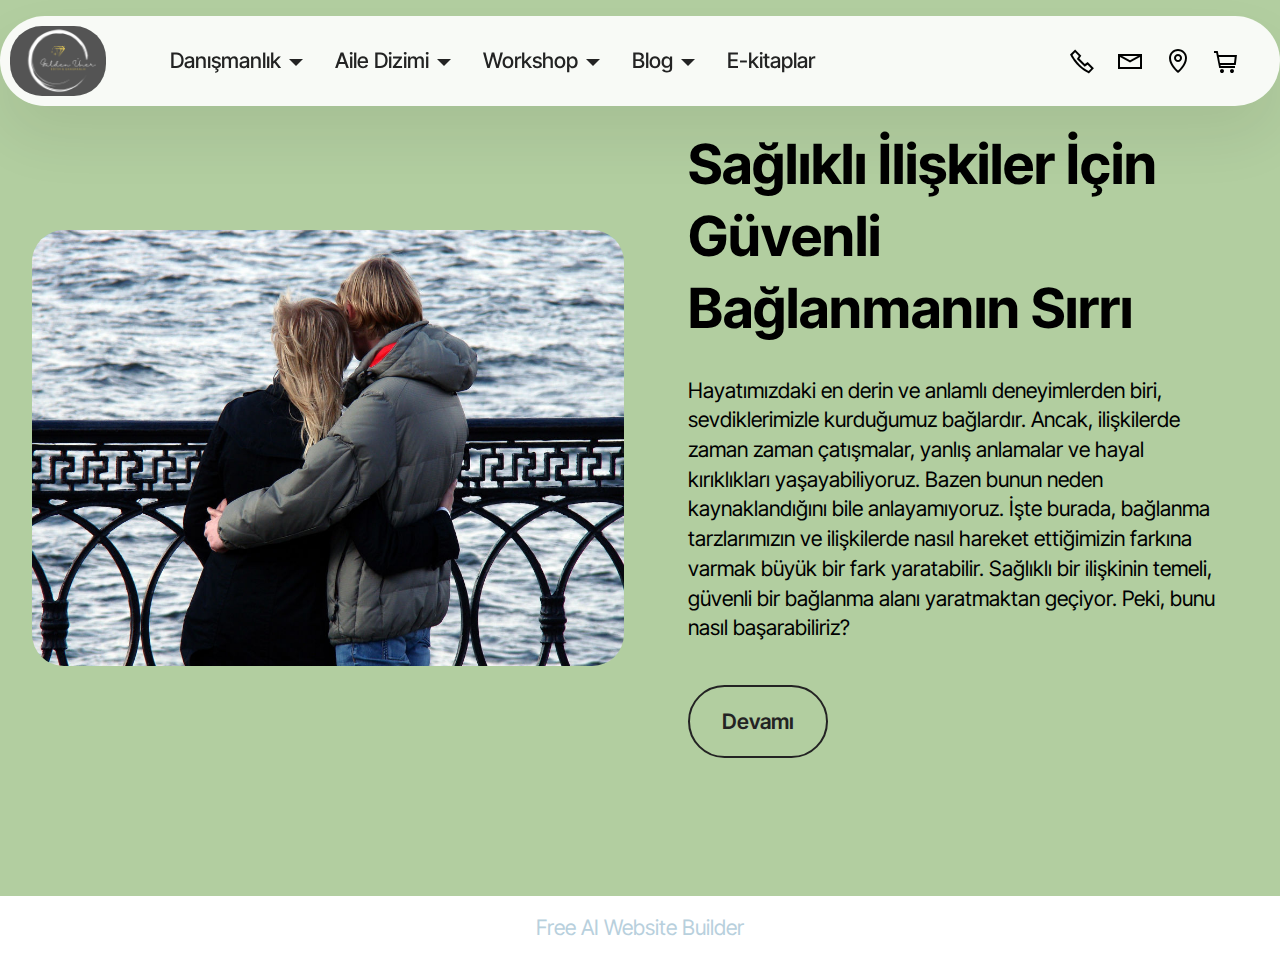
<file: page7.html>
<!DOCTYPE html>
<html  >
<head>
  <!-- Site made with Mobirise Website Builder v5.9.18, https://mobirise.com -->
  <meta charset="UTF-8">
  <meta http-equiv="X-UA-Compatible" content="IE=edge">
  <meta name="generator" content="Mobirise v5.9.18, mobirise.com">
  <meta name="viewport" content="width=device-width, initial-scale=1, minimum-scale=1">
  <link rel="shortcut icon" href="assets/images/gulden-unerweb-206x206.png" type="image/x-icon">
  <meta name="description" content="">
  
  
  <title>İlişkiler</title>
  <link rel="stylesheet" href="assets/web/assets/mobirise-icons2/mobirise2.css">
  <link rel="stylesheet" href="assets/bootstrap/css/bootstrap.min.css">
  <link rel="stylesheet" href="assets/bootstrap/css/bootstrap-grid.min.css">
  <link rel="stylesheet" href="assets/bootstrap/css/bootstrap-reboot.min.css">
  <link rel="stylesheet" href="assets/dropdown/css/style.css">
  <link rel="stylesheet" href="assets/theme/css/style.css">
  <link rel="preload" href="https://fonts.googleapis.com/css2?family=Inter+Tight:wght@400;700&display=swap&display=swap" as="style" onload="this.onload=null;this.rel='stylesheet'">
  <noscript><link rel="stylesheet" href="https://fonts.googleapis.com/css2?family=Inter+Tight:wght@400;700&display=swap&display=swap"></noscript>
  <link rel="preload" as="style" href="assets/mobirise/css/mbr-additional.css?v=fSTABX"><link rel="stylesheet" href="assets/mobirise/css/mbr-additional.css?v=fSTABX" type="text/css">

  
  
  
</head>
<body>
  
  <section data-bs-version="5.1" class="menu menu2 cid-uw6UAw4QAH" once="menu" id="menu02-1i">
	

	<nav class="navbar navbar-dropdown navbar-fixed-top navbar-expand-lg">
		<div class="container">
			<div class="navbar-brand">
				<span class="navbar-logo">
					<a href="mailto:guldenuner@gmail.com">
						<img src="assets/images/gulden-unerweb-206x206.png" alt="Mobirise Website Builder" style="height: 4.4rem;">
					</a>
				</span>
				<span class="navbar-caption-wrap"><a class="navbar-caption text-black display-4" href="https://mobiri.se"></a></span>
			</div>
			<button class="navbar-toggler" type="button" data-toggle="collapse" data-bs-toggle="collapse" data-target="#navbarSupportedContent" data-bs-target="#navbarSupportedContent" aria-controls="navbarNavAltMarkup" aria-expanded="false" aria-label="Toggle navigation">
				<div class="hamburger">
					<span></span>
					<span></span>
					<span></span>
					<span></span>
				</div>
			</button>
			<div class="collapse navbar-collapse" id="navbarSupportedContent">
				<ul class="navbar-nav nav-dropdown nav-right" data-app-modern-menu="true"><li class="nav-item dropdown open">
						<a class="nav-link link text-black dropdown-toggle show display-7" href="https://mobiri.se" data-toggle="dropdown-submenu" data-bs-toggle="dropdown" data-bs-auto-close="outside" aria-expanded="true">Danışmanlık</a><div class="dropdown-menu show" aria-labelledby="dropdown-610" data-bs-popper="none"><a class="text-black dropdown-item text-primary display-7" href="Page3.html" target="_blank">Bireysel Danışmanlık&nbsp;</a><a class="text-black show dropdown-item text-primary display-7" href="page2.html" target="_blank">İlişki Danışmanlığı / Çiftler</a></div>
					</li>
					<li class="nav-item dropdown">
						<a class="nav-link link text-black dropdown-toggle display-7" href="https://mobiri.se" aria-expanded="false" data-toggle="dropdown-submenu" data-bs-toggle="dropdown" data-bs-auto-close="outside">Aile Dizimi</a><div class="dropdown-menu" aria-labelledby="dropdown-466"><a class="text-black dropdown-item text-primary display-7" href="page5.html" target="_blank">Aile Dizimi Grup Çalışması&nbsp;</a><a class="text-black show dropdown-item text-primary display-7" href="page6.html" target="_blank">Aile Dizimi Bireysel Seans</a></div>
					</li>
					<li class="nav-item dropdown">
						<a class="nav-link link text-black dropdown-toggle display-7" href="https://mobiri.se" data-toggle="dropdown-submenu" data-bs-toggle="dropdown" data-bs-auto-close="outside" aria-expanded="false">Workshop</a><div class="dropdown-menu" aria-labelledby="dropdown-189"><a class="text-black dropdown-item display-7" href="https://mobiri.se">İçsel Annelik: Kendine Şefkat Yolculuğu</a><a class="text-black show dropdown-item display-7" href="https://mobiri.se">Öz'e Dönüş ve Kendini Hatırlamak&nbsp;</a><a class="text-black show dropdown-item display-7" href="https://mobiri.se">İlişkiler&nbsp;</a></div>
					</li><li class="nav-item dropdown"><a class="nav-link link text-black dropdown-toggle display-7" href="https://mobiri.se" data-toggle="dropdown-submenu" data-bs-toggle="dropdown" data-bs-auto-close="outside" aria-expanded="false">Blog</a><div class="dropdown-menu" aria-labelledby="dropdown-370"><a class="text-black show dropdown-item text-primary display-7" href="page7.html">İlişkiler&nbsp;</a><a class="text-black show dropdown-item text-primary display-7" href="page9.html">Aile Dizimi</a><a class="text-black show dropdown-item display-7" href="https://mobiri.se">Kişisel Gelişim</a></div></li><li class="nav-item"><a class="nav-link link text-black show display-7" href="https://mobiri.se">E-kitaplar</a></li></ul>
				<div class="icons-menu">
					<a class="iconfont-wrapper" href="https://mobiri.se">
						<span class="p-2 mbr-iconfont mobi-mbri-phone mobi-mbri"></span>
					</a>
					<a class="iconfont-wrapper" href="https://mobiri.se">
						<span class="p-2 mbr-iconfont mobi-mbri-letter mobi-mbri"></span>
					</a>
					<a class="iconfont-wrapper" href="https://mobiri.se">
						<span class="p-2 mbr-iconfont mobi-mbri-map-pin mobi-mbri"></span>
					</a>
					<a class="iconfont-wrapper" href="https://mobiri.se">
						<span class="p-2 mbr-iconfont mobi-mbri-shopping-cart mobi-mbri"></span>
					</a>
				</div>
				
			</div>
		</div>
	</nav>
</section>

<section data-bs-version="5.1" class="start article2 cid-uy9ph5gp6f" id="article02-1l">
	

	
	

	<div class="container">
		<div class="row justify-content-center">
			<div class="col-12 col-md-12 col-lg-6 image-wrapper">
				<img class="w-100" src="assets/images/mbr-1101x810.jpg" alt="Mobirise Website Builder">
			</div>
			<div class="col-12 col-md-12 col-lg">
				<div class="text-wrapper align-left">
					<h1 class="mbr-section-title mbr-fonts-style mb-4 display-2"><strong>Sağlıklı İlişkiler İçin Güvenli Bağlanmanın Sırrı</strong></h1>
					<p class="mbr-text align-left mbr-fonts-style mb-4 display-7">Hayatımızdaki en derin ve anlamlı deneyimlerden biri, sevdiklerimizle kurduğumuz bağlardır. Ancak, ilişkilerde zaman zaman çatışmalar, yanlış anlamalar ve hayal kırıklıkları yaşayabiliyoruz. Bazen bunun neden kaynaklandığını bile anlayamıyoruz. İşte burada, bağlanma tarzlarımızın ve ilişkilerde nasıl hareket ettiğimizin farkına varmak büyük bir fark yaratabilir. Sağlıklı bir ilişkinin temeli, güvenli bir bağlanma alanı yaratmaktan geçiyor. Peki, bunu nasıl başarabiliriz?</p>
					<div class="mbr-section-btn align-left mt-3"><a class="btn btn-black-outline display-7" href="page8.html" target="_blank">Devamı</a></div>
				</div>
			</div>
		</div>
	</div>
</section><section class="display-7" style="padding: 0;align-items: center;justify-content: center;flex-wrap: wrap;    align-content: center;display: flex;position: relative;height: 4rem;"><a href="https://mobiri.se/3628106" style="flex: 1 1;height: 4rem;position: absolute;width: 100%;z-index: 1;"><img alt="" style="height: 4rem;" src="[data-uri]"></a><p style="margin: 0;text-align: center;" class="display-7">&#8204;</p><a style="z-index:1" href="https://mobirise.com/builder/ai-website-builder.html">Free AI Website Builder</a></section><script src="assets/bootstrap/js/bootstrap.bundle.min.js"></script>  <script src="assets/smoothscroll/smooth-scroll.js"></script>  <script src="assets/ytplayer/index.js"></script>  <script src="assets/dropdown/js/navbar-dropdown.js"></script>  <script src="assets/theme/js/script.js"></script>  
  
  
</body>
</html>
</file>
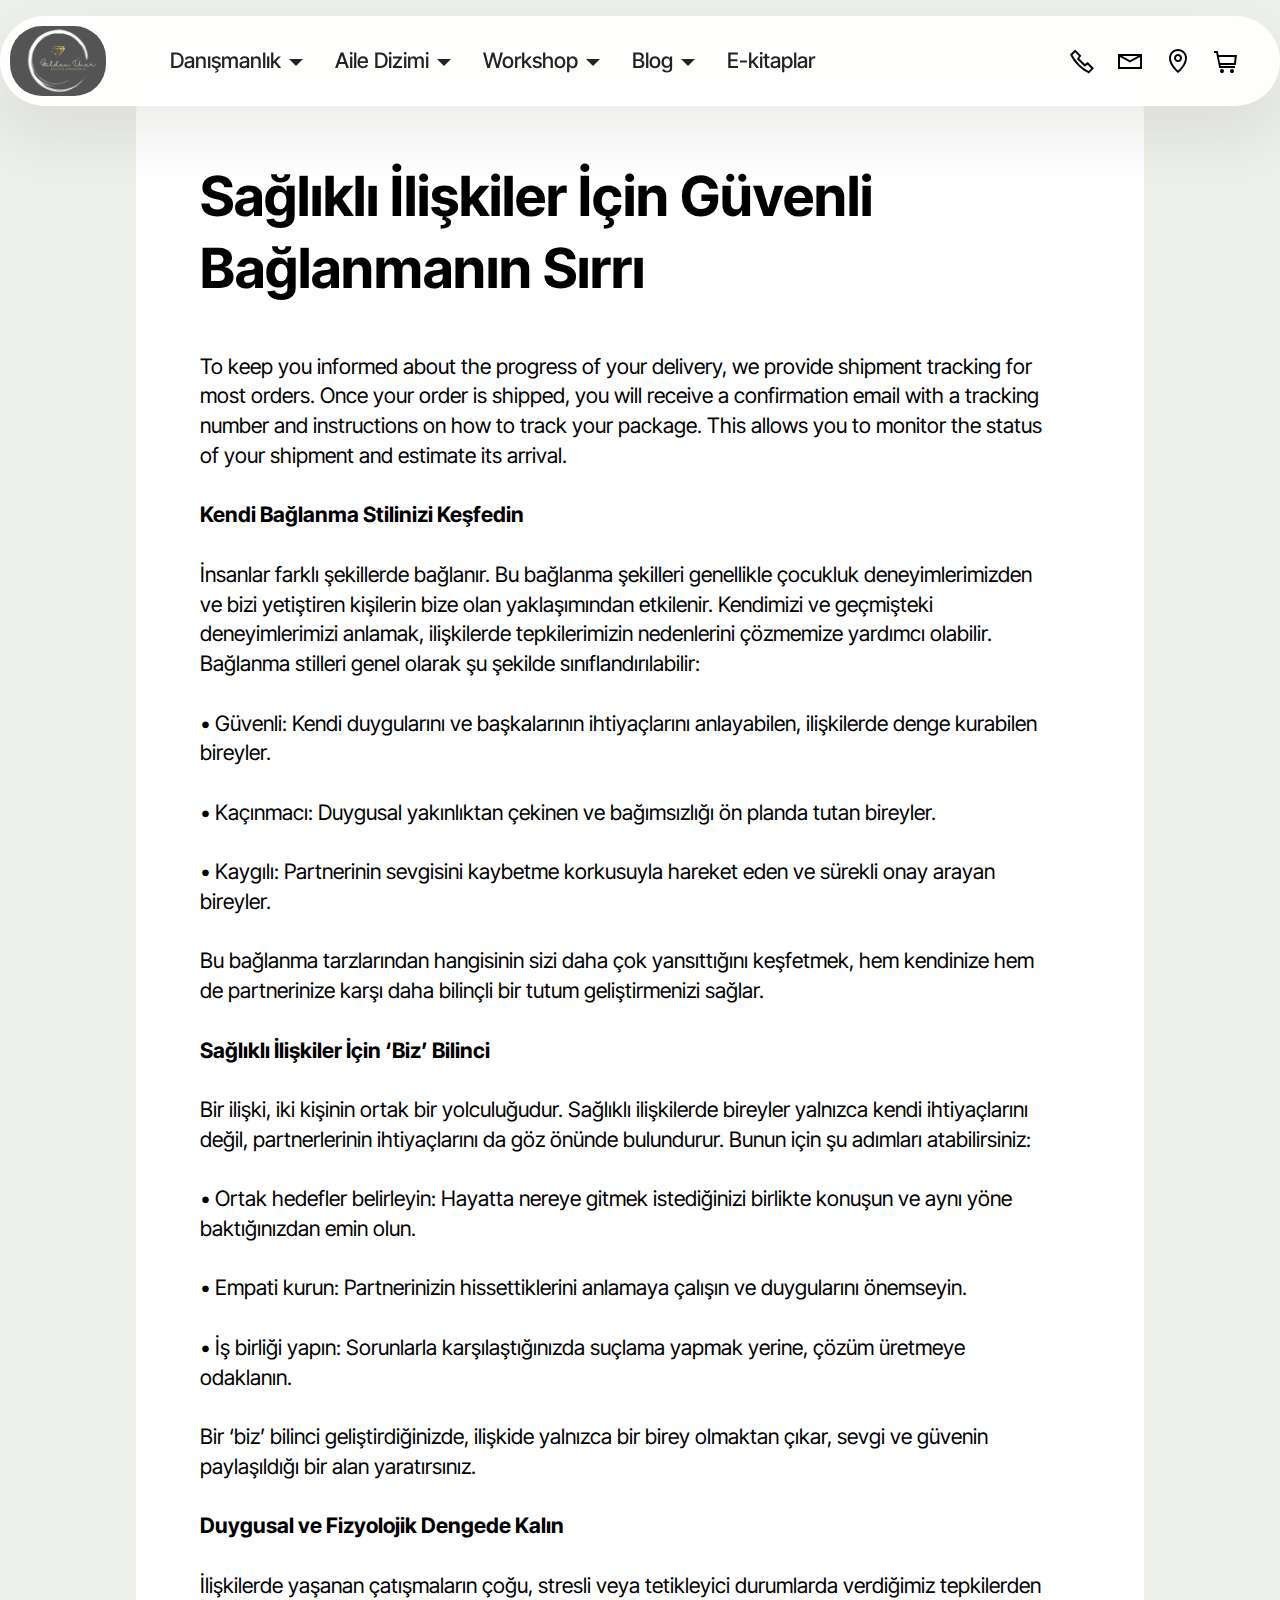
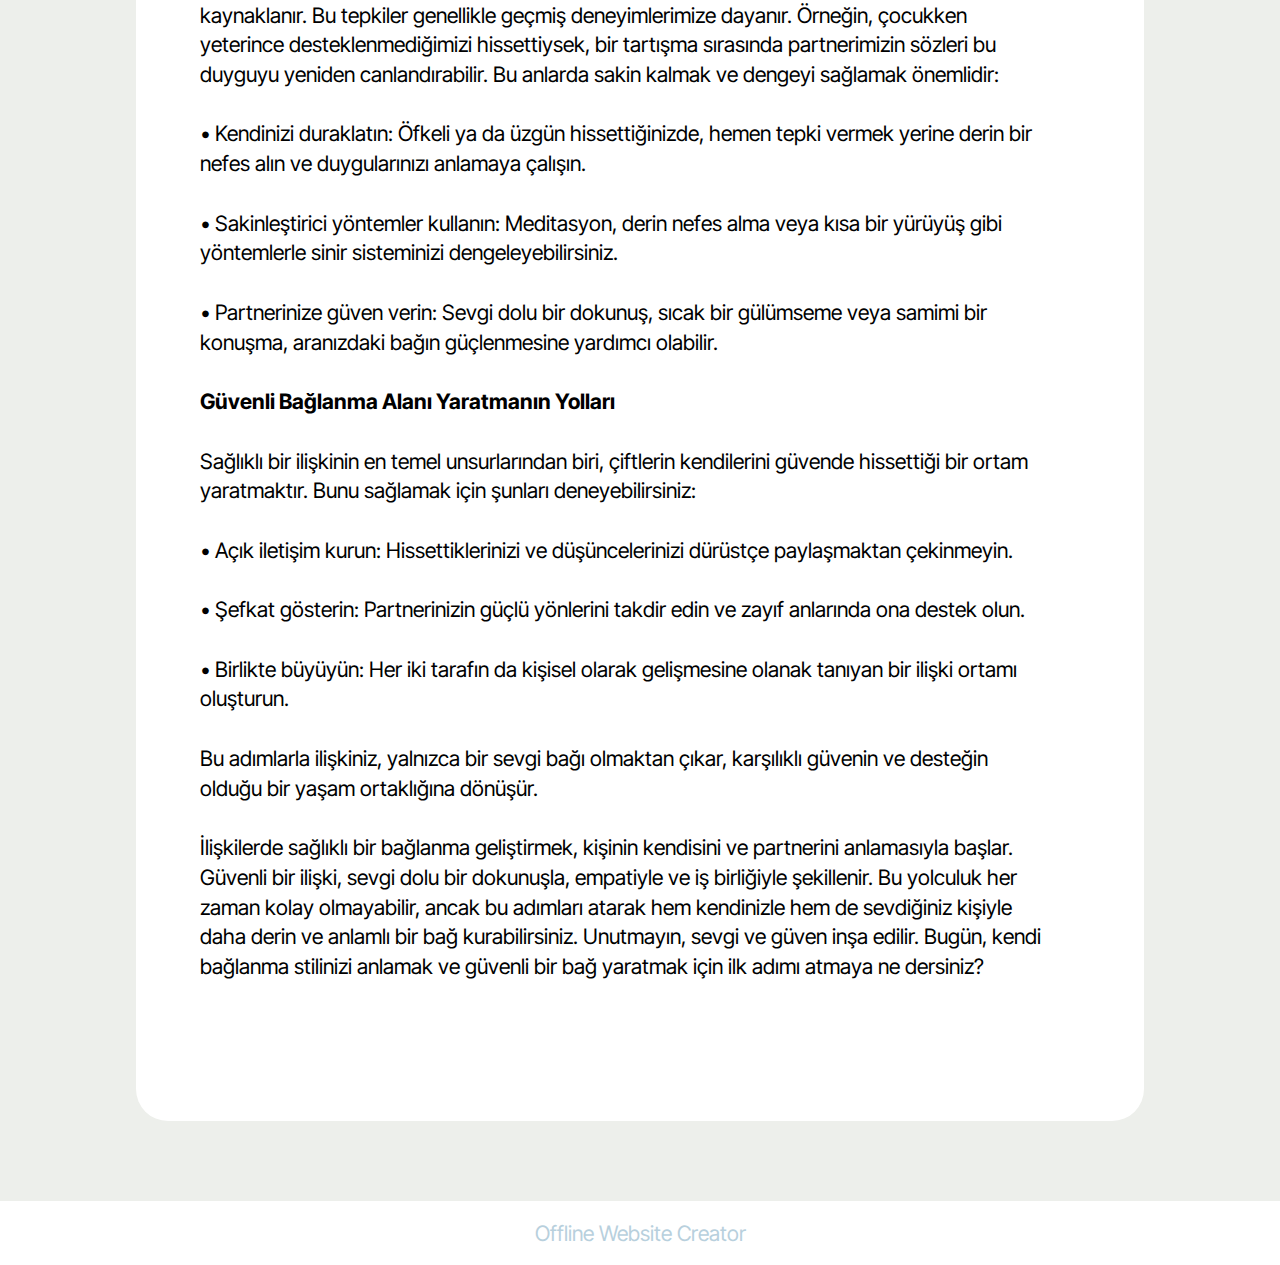
<file: page8.html>
<!DOCTYPE html>
<html  >
<head>
  <!-- Site made with Mobirise Website Builder v5.9.18, https://mobirise.com -->
  <meta charset="UTF-8">
  <meta http-equiv="X-UA-Compatible" content="IE=edge">
  <meta name="generator" content="Mobirise v5.9.18, mobirise.com">
  <meta name="viewport" content="width=device-width, initial-scale=1, minimum-scale=1">
  <link rel="shortcut icon" href="assets/images/gulden-unerweb-206x206.png" type="image/x-icon">
  <meta name="description" content="">
  
  
  <title>Sağlıklı İlişkiler İçin Güvenli Bağlanmanın Sırrı</title>
  <link rel="stylesheet" href="assets/web/assets/mobirise-icons2/mobirise2.css">
  <link rel="stylesheet" href="assets/bootstrap/css/bootstrap.min.css">
  <link rel="stylesheet" href="assets/bootstrap/css/bootstrap-grid.min.css">
  <link rel="stylesheet" href="assets/bootstrap/css/bootstrap-reboot.min.css">
  <link rel="stylesheet" href="assets/dropdown/css/style.css">
  <link rel="stylesheet" href="assets/theme/css/style.css">
  <link rel="preload" href="https://fonts.googleapis.com/css2?family=Inter+Tight:wght@400;700&display=swap&display=swap" as="style" onload="this.onload=null;this.rel='stylesheet'">
  <noscript><link rel="stylesheet" href="https://fonts.googleapis.com/css2?family=Inter+Tight:wght@400;700&display=swap&display=swap"></noscript>
  <link rel="preload" as="style" href="assets/mobirise/css/mbr-additional.css?v=ljoik2"><link rel="stylesheet" href="assets/mobirise/css/mbr-additional.css?v=ljoik2" type="text/css">

  
  
  
</head>
<body>
  
  <section data-bs-version="5.1" class="menu menu2 cid-uw6UAw4QAH" once="menu" id="menu02-1m">
	

	<nav class="navbar navbar-dropdown navbar-fixed-top navbar-expand-lg">
		<div class="container">
			<div class="navbar-brand">
				<span class="navbar-logo">
					<a href="mailto:guldenuner@gmail.com">
						<img src="assets/images/gulden-unerweb-206x206.png" alt="Mobirise Website Builder" style="height: 4.4rem;">
					</a>
				</span>
				<span class="navbar-caption-wrap"><a class="navbar-caption text-black display-4" href="https://mobiri.se"></a></span>
			</div>
			<button class="navbar-toggler" type="button" data-toggle="collapse" data-bs-toggle="collapse" data-target="#navbarSupportedContent" data-bs-target="#navbarSupportedContent" aria-controls="navbarNavAltMarkup" aria-expanded="false" aria-label="Toggle navigation">
				<div class="hamburger">
					<span></span>
					<span></span>
					<span></span>
					<span></span>
				</div>
			</button>
			<div class="collapse navbar-collapse" id="navbarSupportedContent">
				<ul class="navbar-nav nav-dropdown nav-right" data-app-modern-menu="true"><li class="nav-item dropdown open">
						<a class="nav-link link text-black dropdown-toggle show display-7" href="https://mobiri.se" data-toggle="dropdown-submenu" data-bs-toggle="dropdown" data-bs-auto-close="outside" aria-expanded="true">Danışmanlık</a><div class="dropdown-menu show" aria-labelledby="dropdown-610" data-bs-popper="none"><a class="text-black dropdown-item text-primary display-7" href="Page3.html" target="_blank">Bireysel Danışmanlık&nbsp;</a><a class="text-black show dropdown-item text-primary display-7" href="page2.html" target="_blank">İlişki Danışmanlığı / Çiftler</a></div>
					</li>
					<li class="nav-item dropdown">
						<a class="nav-link link text-black dropdown-toggle display-7" href="https://mobiri.se" aria-expanded="false" data-toggle="dropdown-submenu" data-bs-toggle="dropdown" data-bs-auto-close="outside">Aile Dizimi</a><div class="dropdown-menu" aria-labelledby="dropdown-466"><a class="text-black dropdown-item text-primary display-7" href="page5.html" target="_blank">Aile Dizimi Grup Çalışması&nbsp;</a><a class="text-black show dropdown-item text-primary display-7" href="page6.html" target="_blank">Aile Dizimi Bireysel Seans</a></div>
					</li>
					<li class="nav-item dropdown">
						<a class="nav-link link text-black dropdown-toggle display-7" href="https://mobiri.se" data-toggle="dropdown-submenu" data-bs-toggle="dropdown" data-bs-auto-close="outside" aria-expanded="false">Workshop</a><div class="dropdown-menu" aria-labelledby="dropdown-189"><a class="text-black dropdown-item display-7" href="https://mobiri.se">İçsel Annelik: Kendine Şefkat Yolculuğu</a><a class="text-black show dropdown-item display-7" href="https://mobiri.se">Öz'e Dönüş ve Kendini Hatırlamak&nbsp;</a><a class="text-black show dropdown-item display-7" href="https://mobiri.se">İlişkiler&nbsp;</a></div>
					</li><li class="nav-item dropdown"><a class="nav-link link text-black dropdown-toggle display-7" href="https://mobiri.se" data-toggle="dropdown-submenu" data-bs-toggle="dropdown" data-bs-auto-close="outside" aria-expanded="false">Blog</a><div class="dropdown-menu" aria-labelledby="dropdown-370"><a class="text-black show dropdown-item text-primary display-7" href="page7.html">İlişkiler&nbsp;</a><a class="text-black show dropdown-item text-primary display-7" href="page9.html">Aile Dizimi</a><a class="text-black show dropdown-item display-7" href="https://mobiri.se">Kişisel Gelişim</a></div></li><li class="nav-item"><a class="nav-link link text-black show display-7" href="https://mobiri.se">E-kitaplar</a></li></ul>
				<div class="icons-menu">
					<a class="iconfont-wrapper" href="https://mobiri.se">
						<span class="p-2 mbr-iconfont mobi-mbri-phone mobi-mbri"></span>
					</a>
					<a class="iconfont-wrapper" href="https://mobiri.se">
						<span class="p-2 mbr-iconfont mobi-mbri-letter mobi-mbri"></span>
					</a>
					<a class="iconfont-wrapper" href="https://mobiri.se">
						<span class="p-2 mbr-iconfont mobi-mbri-map-pin mobi-mbri"></span>
					</a>
					<a class="iconfont-wrapper" href="https://mobiri.se">
						<span class="p-2 mbr-iconfont mobi-mbri-shopping-cart mobi-mbri"></span>
					</a>
				</div>
				
			</div>
		</div>
	</nav>
</section>

<section data-bs-version="5.1" class="article07 cid-uyasSlqA2L" id="article07-1o">
  

  
  
  <div class="container">
    <div class="row justify-content-center">
      <div class="card col-md-12 col-lg-10">
        <div class="card-wrapper">
          <h3 class="card-title mbr-fonts-style mbr-white mt-3 mb-4 display-2"><strong>Sağlıklı İlişkiler İçin Güvenli Bağlanmanın Sırrı</strong></h3>
          <div class="row card-box align-left">
            
            
            
            <div class="item features-without-image col-12 active">
              <div class="item-wrapper">
                <h4 class="mbr-section-subtitle mbr-fonts-style mb-3 display-5"></h4>
                <p class="mbr-text mbr-fonts-style display-7">
                  To keep you informed about the progress of your delivery, we
                  provide shipment tracking for most orders. Once your order is
                  shipped, you will receive a confirmation email with a tracking
                  number and instructions on how to track your package. This
                  allows you to monitor the status of your shipment and estimate
                  its arrival.<br><br><strong>Kendi Bağlanma Stilinizi Keşfedin</strong><br><br>İnsanlar farklı şekillerde bağlanır. Bu bağlanma şekilleri genellikle çocukluk deneyimlerimizden ve bizi yetiştiren kişilerin bize olan yaklaşımından etkilenir. Kendimizi ve geçmişteki deneyimlerimizi anlamak, ilişkilerde tepkilerimizin nedenlerini çözmemize yardımcı olabilir. Bağlanma stilleri genel olarak şu şekilde sınıflandırılabilir:<br><br>	•	Güvenli: Kendi duygularını ve başkalarının ihtiyaçlarını anlayabilen, ilişkilerde denge kurabilen bireyler.<br><br>	•	Kaçınmacı: Duygusal yakınlıktan çekinen ve bağımsızlığı ön planda tutan bireyler.<br><br>	•	Kaygılı: Partnerinin sevgisini kaybetme korkusuyla hareket eden ve sürekli onay arayan bireyler.<br><br>Bu bağlanma tarzlarından hangisinin sizi daha çok yansıttığını keşfetmek, hem kendinize hem de partnerinize karşı daha bilinçli bir tutum geliştirmenizi sağlar.<br><br><strong>Sağlıklı İlişkiler İçin ‘Biz’ Bilinci</strong><br><br>Bir ilişki, iki kişinin ortak bir yolculuğudur. Sağlıklı ilişkilerde bireyler yalnızca kendi ihtiyaçlarını değil, partnerlerinin ihtiyaçlarını da göz önünde bulundurur. Bunun için şu adımları atabilirsiniz:<br><br>	•	Ortak hedefler belirleyin: Hayatta nereye gitmek istediğinizi birlikte konuşun ve aynı yöne baktığınızdan emin olun.<br><br>	•	Empati kurun: Partnerinizin hissettiklerini anlamaya çalışın ve duygularını önemseyin.<br><br>	•	İş birliği yapın: Sorunlarla karşılaştığınızda suçlama yapmak yerine, çözüm üretmeye odaklanın.<br><br>Bir ‘biz’ bilinci geliştirdiğinizde, ilişkide yalnızca bir birey olmaktan çıkar, sevgi ve güvenin paylaşıldığı bir alan yaratırsınız.<br><br><strong>Duygusal ve Fizyolojik Dengede Kalın</strong><br><br>İlişkilerde yaşanan çatışmaların çoğu, stresli veya tetikleyici durumlarda verdiğimiz tepkilerden kaynaklanır. Bu tepkiler genellikle geçmiş deneyimlerimize dayanır. Örneğin, çocukken yeterince desteklenmediğimizi hissettiysek, bir tartışma sırasında partnerimizin sözleri bu duyguyu yeniden canlandırabilir. Bu anlarda sakin kalmak ve dengeyi sağlamak önemlidir:<br><br>	•	Kendinizi duraklatın: Öfkeli ya da üzgün hissettiğinizde, hemen tepki vermek yerine derin bir nefes alın ve duygularınızı anlamaya çalışın.<br><br>	•	Sakinleştirici yöntemler kullanın: Meditasyon, derin nefes alma veya kısa bir yürüyüş gibi yöntemlerle sinir sisteminizi dengeleyebilirsiniz.<br><br>	•	Partnerinize güven verin: Sevgi dolu bir dokunuş, sıcak bir gülümseme veya samimi bir konuşma, aranızdaki bağın güçlenmesine yardımcı olabilir.<br><br><strong>Güvenli Bağlanma Alanı Yaratmanın Yolları</strong><br><br>Sağlıklı bir ilişkinin en temel unsurlarından biri, çiftlerin kendilerini güvende hissettiği bir ortam yaratmaktır. Bunu sağlamak için şunları deneyebilirsiniz:<br><br>	•	Açık iletişim kurun: Hissettiklerinizi ve düşüncelerinizi dürüstçe paylaşmaktan çekinmeyin.<br><br>	•	Şefkat gösterin: Partnerinizin güçlü yönlerini takdir edin ve zayıf anlarında ona destek olun.<br><br>	•	Birlikte büyüyün: Her iki tarafın da kişisel olarak gelişmesine olanak tanıyan bir ilişki ortamı oluşturun.<br><br>Bu adımlarla ilişkiniz, yalnızca bir sevgi bağı olmaktan çıkar, karşılıklı güvenin ve desteğin olduğu bir yaşam ortaklığına dönüşür.<br><br>İlişkilerde sağlıklı bir bağlanma geliştirmek, kişinin kendisini ve partnerini anlamasıyla başlar. Güvenli bir ilişki, sevgi dolu bir dokunuşla, empatiyle ve iş birliğiyle şekillenir. Bu yolculuk her zaman kolay olmayabilir, ancak bu adımları atarak hem kendinizle hem de sevdiğiniz kişiyle daha derin ve anlamlı bir bağ kurabilirsiniz. Unutmayın, sevgi ve güven inşa edilir. Bugün, kendi bağlanma stilinizi anlamak ve güvenli bir bağ yaratmak için ilk adımı atmaya ne dersiniz?<br><br><br>
                </p>
              </div>
            </div>
          </div>
          
        </div>
      </div>
    </div>
  </div>
</section><section class="display-7" style="padding: 0;align-items: center;justify-content: center;flex-wrap: wrap;    align-content: center;display: flex;position: relative;height: 4rem;"><a href="https://mobiri.se/3628106" style="flex: 1 1;height: 4rem;position: absolute;width: 100%;z-index: 1;"><img alt="" style="height: 4rem;" src="[data-uri]"></a><p style="margin: 0;text-align: center;" class="display-7">&#8204;</p><a style="z-index:1" href="https://mobirise.com/offline-website-builder.html">Offline Website Creator</a></section><script src="assets/bootstrap/js/bootstrap.bundle.min.js"></script>  <script src="assets/smoothscroll/smooth-scroll.js"></script>  <script src="assets/ytplayer/index.js"></script>  <script src="assets/dropdown/js/navbar-dropdown.js"></script>  <script src="assets/theme/js/script.js"></script>  
  
  
</body>
</html>
</file>
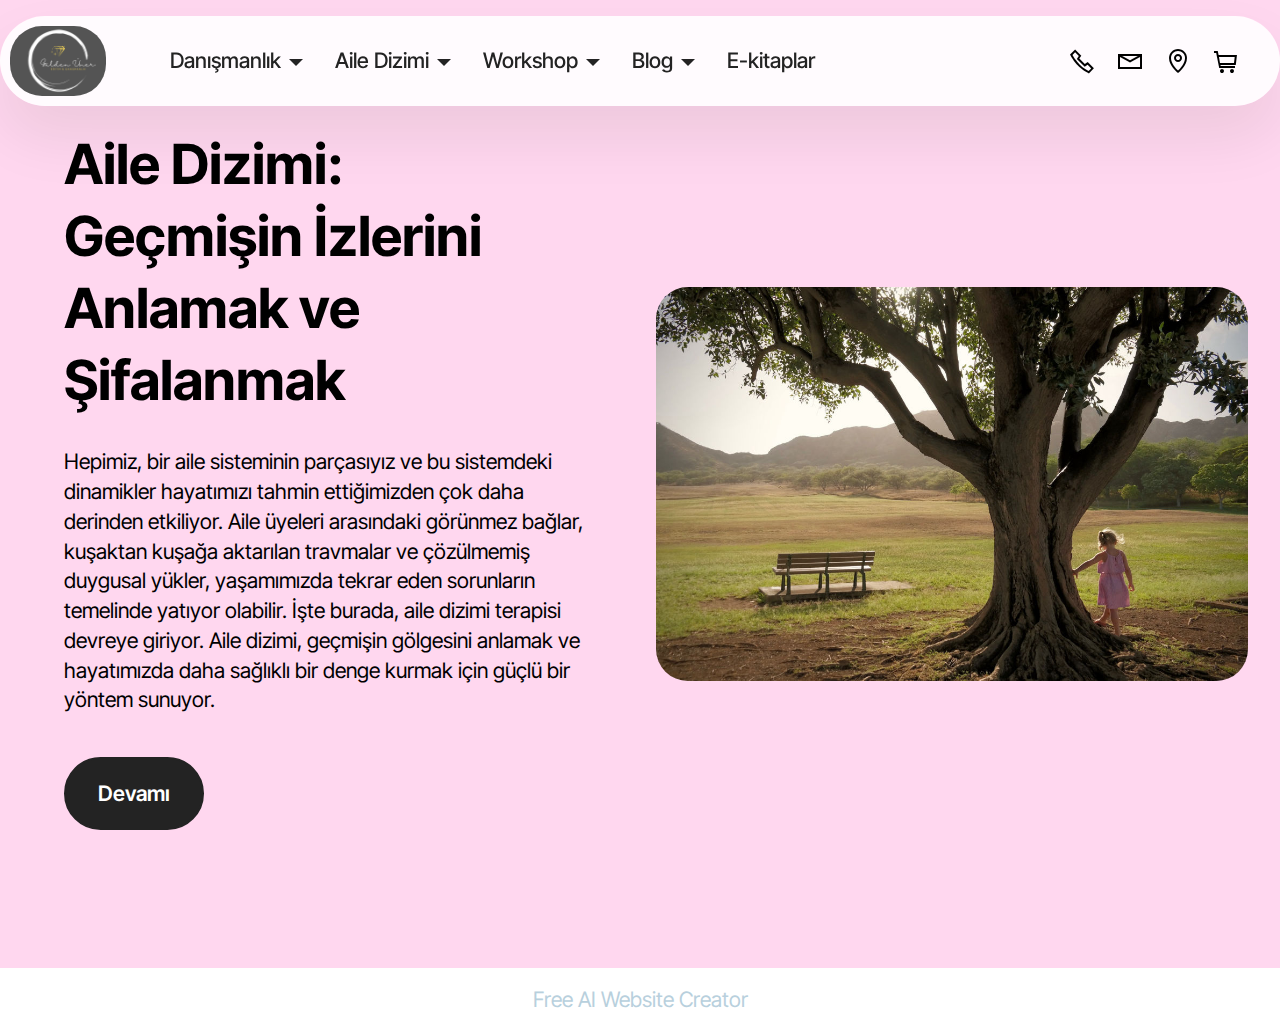
<file: page9.html>
<!DOCTYPE html>
<html  >
<head>
  <!-- Site made with Mobirise Website Builder v5.9.18, https://mobirise.com -->
  <meta charset="UTF-8">
  <meta http-equiv="X-UA-Compatible" content="IE=edge">
  <meta name="generator" content="Mobirise v5.9.18, mobirise.com">
  <meta name="viewport" content="width=device-width, initial-scale=1, minimum-scale=1">
  <link rel="shortcut icon" href="assets/images/gulden-unerweb-206x206.png" type="image/x-icon">
  <meta name="description" content="">
  
  
  <title>Aile Dizimi</title>
  <link rel="stylesheet" href="assets/web/assets/mobirise-icons2/mobirise2.css">
  <link rel="stylesheet" href="assets/bootstrap/css/bootstrap.min.css">
  <link rel="stylesheet" href="assets/bootstrap/css/bootstrap-grid.min.css">
  <link rel="stylesheet" href="assets/bootstrap/css/bootstrap-reboot.min.css">
  <link rel="stylesheet" href="assets/dropdown/css/style.css">
  <link rel="stylesheet" href="assets/theme/css/style.css">
  <link rel="preload" href="https://fonts.googleapis.com/css2?family=Inter+Tight:wght@400;700&display=swap&display=swap" as="style" onload="this.onload=null;this.rel='stylesheet'">
  <noscript><link rel="stylesheet" href="https://fonts.googleapis.com/css2?family=Inter+Tight:wght@400;700&display=swap&display=swap"></noscript>
  <link rel="preload" as="style" href="assets/mobirise/css/mbr-additional.css?v=JT2HmO"><link rel="stylesheet" href="assets/mobirise/css/mbr-additional.css?v=JT2HmO" type="text/css">

  
  
  
</head>
<body>
  
  <section data-bs-version="5.1" class="menu menu2 cid-uw6UAw4QAH" once="menu" id="menu02-1p">
	

	<nav class="navbar navbar-dropdown navbar-fixed-top navbar-expand-lg">
		<div class="container">
			<div class="navbar-brand">
				<span class="navbar-logo">
					<a href="mailto:guldenuner@gmail.com">
						<img src="assets/images/gulden-unerweb-206x206.png" alt="Mobirise Website Builder" style="height: 4.4rem;">
					</a>
				</span>
				<span class="navbar-caption-wrap"><a class="navbar-caption text-black display-4" href="https://mobiri.se"></a></span>
			</div>
			<button class="navbar-toggler" type="button" data-toggle="collapse" data-bs-toggle="collapse" data-target="#navbarSupportedContent" data-bs-target="#navbarSupportedContent" aria-controls="navbarNavAltMarkup" aria-expanded="false" aria-label="Toggle navigation">
				<div class="hamburger">
					<span></span>
					<span></span>
					<span></span>
					<span></span>
				</div>
			</button>
			<div class="collapse navbar-collapse" id="navbarSupportedContent">
				<ul class="navbar-nav nav-dropdown nav-right" data-app-modern-menu="true"><li class="nav-item dropdown open">
						<a class="nav-link link text-black dropdown-toggle show display-7" href="https://mobiri.se" data-toggle="dropdown-submenu" data-bs-toggle="dropdown" data-bs-auto-close="outside" aria-expanded="true">Danışmanlık</a><div class="dropdown-menu show" aria-labelledby="dropdown-610" data-bs-popper="none"><a class="text-black dropdown-item text-primary display-7" href="Page3.html" target="_blank">Bireysel Danışmanlık&nbsp;</a><a class="text-black show dropdown-item text-primary display-7" href="page2.html" target="_blank">İlişki Danışmanlığı / Çiftler</a></div>
					</li>
					<li class="nav-item dropdown">
						<a class="nav-link link text-black dropdown-toggle display-7" href="https://mobiri.se" aria-expanded="false" data-toggle="dropdown-submenu" data-bs-toggle="dropdown" data-bs-auto-close="outside">Aile Dizimi</a><div class="dropdown-menu" aria-labelledby="dropdown-466"><a class="text-black dropdown-item text-primary display-7" href="page5.html" target="_blank">Aile Dizimi Grup Çalışması&nbsp;</a><a class="text-black show dropdown-item text-primary display-7" href="page6.html" target="_blank">Aile Dizimi Bireysel Seans</a></div>
					</li>
					<li class="nav-item dropdown">
						<a class="nav-link link text-black dropdown-toggle display-7" href="https://mobiri.se" data-toggle="dropdown-submenu" data-bs-toggle="dropdown" data-bs-auto-close="outside" aria-expanded="false">Workshop</a><div class="dropdown-menu" aria-labelledby="dropdown-189"><a class="text-black dropdown-item display-7" href="https://mobiri.se">İçsel Annelik: Kendine Şefkat Yolculuğu</a><a class="text-black show dropdown-item display-7" href="https://mobiri.se">Öz'e Dönüş ve Kendini Hatırlamak&nbsp;</a><a class="text-black show dropdown-item display-7" href="https://mobiri.se">İlişkiler&nbsp;</a></div>
					</li><li class="nav-item dropdown"><a class="nav-link link text-black dropdown-toggle display-7" href="https://mobiri.se" data-toggle="dropdown-submenu" data-bs-toggle="dropdown" data-bs-auto-close="outside" aria-expanded="false">Blog</a><div class="dropdown-menu" aria-labelledby="dropdown-370"><a class="text-black show dropdown-item text-primary display-7" href="page7.html">İlişkiler&nbsp;</a><a class="text-black show dropdown-item text-primary display-7" href="page9.html">Aile Dizimi</a><a class="text-black show dropdown-item display-7" href="https://mobiri.se">Kişisel Gelişim</a></div></li><li class="nav-item"><a class="nav-link link text-black show display-7" href="https://mobiri.se">E-kitaplar</a></li></ul>
				<div class="icons-menu">
					<a class="iconfont-wrapper" href="https://mobiri.se">
						<span class="p-2 mbr-iconfont mobi-mbri-phone mobi-mbri"></span>
					</a>
					<a class="iconfont-wrapper" href="https://mobiri.se">
						<span class="p-2 mbr-iconfont mobi-mbri-letter mobi-mbri"></span>
					</a>
					<a class="iconfont-wrapper" href="https://mobiri.se">
						<span class="p-2 mbr-iconfont mobi-mbri-map-pin mobi-mbri"></span>
					</a>
					<a class="iconfont-wrapper" href="https://mobiri.se">
						<span class="p-2 mbr-iconfont mobi-mbri-shopping-cart mobi-mbri"></span>
					</a>
				</div>
				
			</div>
		</div>
	</nav>
</section>

<section data-bs-version="5.1" class="start article4 cid-uyaxO7RNKw" id="article04-1q">
	

	
	

	<div class="container">
		<div class="row justify-content-center">
			<div class="col-12 col-md-12 col-lg-6 image-wrapper">
				<img class="w-100" src="assets/images/mbr-1101x734.jpg" alt="Mobirise Website Builder">
			</div>
			<div class="col-12 col-md-12 col-lg">
				<div class="text-wrapper align-left">
					<h1 class="mbr-section-title mbr-fonts-style mb-4 display-2"><strong>Aile Dizimi: Geçmişin İzlerini Anlamak ve Şifalanmak</strong></h1>
					<p class="mbr-text mbr-fonts-style mb-4 display-7">Hepimiz, bir aile sisteminin parçasıyız ve bu sistemdeki dinamikler hayatımızı tahmin ettiğimizden çok daha derinden etkiliyor. Aile üyeleri arasındaki görünmez bağlar, kuşaktan kuşağa aktarılan travmalar ve çözülmemiş duygusal yükler, yaşamımızda tekrar eden sorunların temelinde yatıyor olabilir. İşte burada, aile dizimi terapisi devreye giriyor. Aile dizimi, geçmişin gölgesini anlamak ve hayatımızda daha sağlıklı bir denge kurmak için güçlü bir yöntem sunuyor.</p>
					<div class="mbr-section-btn mt-3"><a class="btn btn-lg btn-black display-7" href="page10.html" target="_blank">Devamı</a></div>
				</div>
			</div>
		</div>
	</div>
</section><section class="display-7" style="padding: 0;align-items: center;justify-content: center;flex-wrap: wrap;    align-content: center;display: flex;position: relative;height: 4rem;"><a href="https://mobiri.se/3628106" style="flex: 1 1;height: 4rem;position: absolute;width: 100%;z-index: 1;"><img alt="" style="height: 4rem;" src="[data-uri]"></a><p style="margin: 0;text-align: center;" class="display-7">&#8204;</p><a style="z-index:1" href="https://mobirise.com/builder/ai-website-creator.html">Free AI Website Creator</a></section><script src="assets/bootstrap/js/bootstrap.bundle.min.js"></script>  <script src="assets/smoothscroll/smooth-scroll.js"></script>  <script src="assets/ytplayer/index.js"></script>  <script src="assets/dropdown/js/navbar-dropdown.js"></script>  <script src="assets/theme/js/script.js"></script>  
  
  
</body>
</html>
</file>
<file: assets/web/assets/mobirise-icons2/mobirise2.css>
@font-face {
  font-family: 'Moririse2';
  font-display: swap;
  src:  url('mobirise2.eot?f2bix4');
  src:  url('mobirise2.eot?f2bix4#iefix') format('embedded-opentype'),
    url('mobirise2.ttf?f2bix4') format('truetype'),
    url('mobirise2.woff?f2bix4') format('woff'),
    url('mobirise2.svg?f2bix4#mobirise2') format('svg');
  font-weight: normal;
  font-style: normal;
}

[class^="mobi-"], [class*=" mobi-"] {
  /* use !important to prevent issues with browser extensions that change fonts */
  font-family: 'Moririse2' !important;
  speak: none;
  font-style: normal;
  font-weight: normal;
  font-variant: normal;
  text-transform: none;
  line-height: 1;

  /* Better Font Rendering =========== */
  -webkit-font-smoothing: antialiased;
  -moz-osx-font-smoothing: grayscale;
}

.mobi-mbri-add-submenu:before {
  content: "\e900";
}
.mobi-mbri-alert:before {
  content: "\e901";
}
.mobi-mbri-align-center:before {
  content: "\e902";
}
.mobi-mbri-align-justify:before {
  content: "\e903";
}
.mobi-mbri-align-left:before {
  content: "\e904";
}
.mobi-mbri-align-right:before {
  content: "\e905";
}
.mobi-mbri-android:before {
  content: "\e906";
}
.mobi-mbri-apple:before {
  content: "\e907";
}
.mobi-mbri-arrow-down:before {
  content: "\e908";
}
.mobi-mbri-arrow-next:before {
  content: "\e909";
}
.mobi-mbri-arrow-prev:before {
  content: "\e90a";
}
.mobi-mbri-arrow-up:before {
  content: "\e90b";
}
.mobi-mbri-bold:before {
  content: "\e90c";
}
.mobi-mbri-bookmark:before {
  content: "\e90d";
}
.mobi-mbri-bootstrap:before {
  content: "\e90e";
}
.mobi-mbri-briefcase:before {
  content: "\e90f";
}
.mobi-mbri-browse:before {
  content: "\e910";
}
.mobi-mbri-bulleted-list:before {
  content: "\e911";
}
.mobi-mbri-calendar:before {
  content: "\e912";
}
.mobi-mbri-camera:before {
  content: "\e913";
}
.mobi-mbri-cart-add:before {
  content: "\e914";
}
.mobi-mbri-cart-full:before {
  content: "\e915";
}
.mobi-mbri-cash:before {
  content: "\e916";
}
.mobi-mbri-change-style:before {
  content: "\e917";
}
.mobi-mbri-chat:before {
  content: "\e918";
}
.mobi-mbri-clock:before {
  content: "\e919";
}
.mobi-mbri-close:before {
  content: "\e91a";
}
.mobi-mbri-cloud:before {
  content: "\e91b";
}
.mobi-mbri-code:before {
  content: "\e91c";
}
.mobi-mbri-contact-form:before {
  content: "\e91d";
}
.mobi-mbri-credit-card:before {
  content: "\e91e";
}
.mobi-mbri-cursor-click:before {
  content: "\e91f";
}
.mobi-mbri-cust-feedback:before {
  content: "\e920";
}
.mobi-mbri-database:before {
  content: "\e921";
}
.mobi-mbri-delivery:before {
  content: "\e922";
}
.mobi-mbri-desktop:before {
  content: "\e923";
}
.mobi-mbri-devices:before {
  content: "\e924";
}
.mobi-mbri-down:before {
  content: "\e925";
}
.mobi-mbri-download-2:before {
  content: "\e926";
}
.mobi-mbri-download:before {
  content: "\e927";
}
.mobi-mbri-drag-n-drop-2:before {
  content: "\e928";
}
.mobi-mbri-drag-n-drop:before {
  content: "\e929";
}
.mobi-mbri-edit-2:before {
  content: "\e92a";
}
.mobi-mbri-edit:before {
  content: "\e92b";
}
.mobi-mbri-error:before {
  content: "\e92c";
}
.mobi-mbri-extension:before {
  content: "\e92d";
}
.mobi-mbri-features:before {
  content: "\e92e";
}
.mobi-mbri-file:before {
  content: "\e92f";
}
.mobi-mbri-flag:before {
  content: "\e930";
}
.mobi-mbri-folder:before {
  content: "\e931";
}
.mobi-mbri-gift:before {
  content: "\e932";
}
.mobi-mbri-github:before {
  content: "\e933";
}
.mobi-mbri-globe-2:before {
  content: "\e934";
}
.mobi-mbri-globe:before {
  content: "\e935";
}
.mobi-mbri-growing-chart:before {
  content: "\e936";
}
.mobi-mbri-hearth:before {
  content: "\e937";
}
.mobi-mbri-help:before {
  content: "\e938";
}
.mobi-mbri-home:before {
  content: "\e939";
}
.mobi-mbri-hot-cup:before {
  content: "\e93a";
}
.mobi-mbri-idea:before {
  content: "\e93b";
}
.mobi-mbri-image-gallery:before {
  content: "\e93c";
}
.mobi-mbri-image-slider:before {
  content: "\e93d";
}
.mobi-mbri-info:before {
  content: "\e93e";
}
.mobi-mbri-italic:before {
  content: "\e93f";
}
.mobi-mbri-key:before {
  content: "\e940";
}
.mobi-mbri-laptop:before {
  content: "\e941";
}
.mobi-mbri-layers:before {
  content: "\e942";
}
.mobi-mbri-left-right:before {
  content: "\e943";
}
.mobi-mbri-left:before {
  content: "\e944";
}
.mobi-mbri-letter:before {
  content: "\e945";
}
.mobi-mbri-like:before {
  content: "\e946";
}
.mobi-mbri-link:before {
  content: "\e947";
}
.mobi-mbri-lock:before {
  content: "\e948";
}
.mobi-mbri-login:before {
  content: "\e949";
}
.mobi-mbri-logout:before {
  content: "\e94a";
}
.mobi-mbri-magic-stick:before {
  content: "\e94b";
}
.mobi-mbri-map-pin:before {
  content: "\e94c";
}
.mobi-mbri-menu:before {
  content: "\e94d";
}
.mobi-mbri-mobile-2:before {
  content: "\e94e";
}
.mobi-mbri-mobile-horizontal:before {
  content: "\e94f";
}
.mobi-mbri-mobile:before {
  content: "\e950";
}
.mobi-mbri-mobirise:before {
  content: "\e951";
}
.mobi-mbri-more-horizontal:before {
  content: "\e952";
}
.mobi-mbri-more-vertical:before {
  content: "\e953";
}
.mobi-mbri-music:before {
  content: "\e954";
}
.mobi-mbri-new-file:before {
  content: "\e955";
}
.mobi-mbri-numbered-list:before {
  content: "\e956";
}
.mobi-mbri-opened-folder:before {
  content: "\e957";
}
.mobi-mbri-pages:before {
  content: "\e958";
}
.mobi-mbri-paper-plane:before {
  content: "\e959";
}
.mobi-mbri-paperclip:before {
  content: "\e95a";
}
.mobi-mbri-phone:before {
  content: "\e95b";
}
.mobi-mbri-photo:before {
  content: "\e95c";
}
.mobi-mbri-photos:before {
  content: "\e95d";
}
.mobi-mbri-pin:before {
  content: "\e95e";
}
.mobi-mbri-play:before {
  content: "\e95f";
}
.mobi-mbri-plus:before {
  content: "\e960";
}
.mobi-mbri-preview:before {
  content: "\e961";
}
.mobi-mbri-print:before {
  content: "\e962";
}
.mobi-mbri-protect:before {
  content: "\e963";
}
.mobi-mbri-question:before {
  content: "\e964";
}
.mobi-mbri-quote-left:before {
  content: "\e965";
}
.mobi-mbri-quote-right:before {
  content: "\e966";
}
.mobi-mbri-redo:before {
  content: "\e967";
}
.mobi-mbri-refresh:before {
  content: "\e968";
}
.mobi-mbri-responsive-2:before {
  content: "\e969";
}
.mobi-mbri-responsive:before {
  content: "\e96a";
}
.mobi-mbri-right:before {
  content: "\e96b";
}
.mobi-mbri-rocket:before {
  content: "\e96c";
}
.mobi-mbri-sad-face:before {
  content: "\e96d";
}
.mobi-mbri-sale:before {
  content: "\e96e";
}
.mobi-mbri-save:before {
  content: "\e96f";
}
.mobi-mbri-search:before {
  content: "\e970";
}
.mobi-mbri-setting-2:before {
  content: "\e971";
}
.mobi-mbri-setting-3:before {
  content: "\e972";
}
.mobi-mbri-setting:before {
  content: "\e973";
}
.mobi-mbri-share:before {
  content: "\e974";
}
.mobi-mbri-shopping-bag:before {
  content: "\e975";
}
.mobi-mbri-shopping-basket:before {
  content: "\e976";
}
.mobi-mbri-shopping-cart:before {
  content: "\e977";
}
.mobi-mbri-sites:before {
  content: "\e978";
}
.mobi-mbri-smile-face:before {
  content: "\e979";
}
.mobi-mbri-speed:before {
  content: "\e97a";
}
.mobi-mbri-star:before {
  content: "\e97b";
}
.mobi-mbri-success:before {
  content: "\e97c";
}
.mobi-mbri-sun:before {
  content: "\e97d";
}
.mobi-mbri-sun2:before {
  content: "\e97e";
}
.mobi-mbri-tablet-vertical:before {
  content: "\e97f";
}
.mobi-mbri-tablet:before {
  content: "\e980";
}
.mobi-mbri-target:before {
  content: "\e981";
}
.mobi-mbri-timer:before {
  content: "\e982";
}
.mobi-mbri-to-ftp:before {
  content: "\e983";
}
.mobi-mbri-to-local-drive:before {
  content: "\e984";
}
.mobi-mbri-touch-swipe:before {
  content: "\e985";
}
.mobi-mbri-touch:before {
  content: "\e986";
}
.mobi-mbri-trash:before {
  content: "\e987";
}
.mobi-mbri-underline:before {
  content: "\e988";
}
.mobi-mbri-undo:before {
  content: "\e989";
}
.mobi-mbri-unlink:before {
  content: "\e98a";
}
.mobi-mbri-unlock:before {
  content: "\e98b";
}
.mobi-mbri-up-down:before {
  content: "\e98c";
}
.mobi-mbri-up:before {
  content: "\e98d";
}
.mobi-mbri-update:before {
  content: "\e98e";
}
.mobi-mbri-upload-2:before {
  content: "\e98f";
}
.mobi-mbri-upload:before {
  content: "\e990";
}
.mobi-mbri-user-2:before {
  content: "\e991";
}
.mobi-mbri-user:before {
  content: "\e992";
}
.mobi-mbri-users:before {
  content: "\e993";
}
.mobi-mbri-video-play:before {
  content: "\e994";
}
.mobi-mbri-video:before {
  content: "\e995";
}
.mobi-mbri-watch:before {
  content: "\e996";
}
.mobi-mbri-website-theme-2:before {
  content: "\e997";
}
.mobi-mbri-website-theme:before {
  content: "\e998";
}
.mobi-mbri-wifi:before {
  content: "\e999";
}
.mobi-mbri-windows:before {
  content: "\e99a";
}
.mobi-mbri-zoom-in:before {
  content: "\e99b";
}
.mobi-mbri-zoom-out:before {
  content: "\e99c";
}
</file>
<file: assets/parallax/jarallax.css>
.jarallax {
    position: relative;
    z-index: 0;
}
.jarallax > .jarallax-img {
    position: absolute;
    object-fit: cover;
    /* support for plugin https://github.com/bfred-it/object-fit-images */
    font-family: 'object-fit: cover;';
    top: 0;
    left: 0;
    width: 100%;
    height: 100%;
    z-index: -1;
}
</file>
<file: assets/dropdown/css/style.css>
.navbar-dropdown {
  left: 0;
  padding: 0;
  position: absolute;
  right: 0;
  top: 0;
  transition: all 0.45s ease;
  z-index: 1030;
  background: #282828; }
  .navbar-dropdown .navbar-logo {
    margin-right: 0.8rem;
    transition: margin 0.3s ease-in-out;
    vertical-align: middle; }
    .navbar-dropdown .navbar-logo img {
      height: 3.125rem;
      transition: all 0.3s ease-in-out; }
    .navbar-dropdown .navbar-logo.mbr-iconfont {
      font-size: 3.125rem;
      line-height: 3.125rem; }
  .navbar-dropdown .navbar-caption {
    font-weight: 700;
    white-space: normal;
    vertical-align: -4px;
    line-height: 3.125rem !important; }
    .navbar-dropdown .navbar-caption, .navbar-dropdown .navbar-caption:hover {
      color: inherit;
      text-decoration: none; }
  .navbar-dropdown .mbr-iconfont + .navbar-caption {
    vertical-align: -1px; }
  .navbar-dropdown.navbar-fixed-top {
    position: fixed; }
  .navbar-dropdown .navbar-brand span {
    vertical-align: -4px; }
  .navbar-dropdown.bg-color.transparent {
    background: none; }
  .navbar-dropdown.navbar-short .navbar-brand {
    padding: 0.625rem 0; }
    .navbar-dropdown.navbar-short .navbar-brand span {
      vertical-align: -1px; }
  .navbar-dropdown.navbar-short .navbar-caption {
    line-height: 2.375rem !important;
    vertical-align: -2px; }
  .navbar-dropdown.navbar-short .navbar-logo {
    margin-right: 0.5rem; }
    .navbar-dropdown.navbar-short .navbar-logo img {
      height: 2.375rem; }
    .navbar-dropdown.navbar-short .navbar-logo.mbr-iconfont {
      font-size: 2.375rem;
      line-height: 2.375rem; }
  .navbar-dropdown.navbar-short .mbr-table-cell {
    height: 3.625rem; }
  .navbar-dropdown .navbar-close {
    left: 0.6875rem;
    position: fixed;
    top: 0.75rem;
    z-index: 1000; }
  .navbar-dropdown .hamburger-icon {
    content: "";
    display: inline-block;
    vertical-align: middle;
    width: 16px;
    -webkit-box-shadow: 0 -6px 0 1px #282828,0 0 0 1px #282828,0 6px 0 1px #282828;
    -moz-box-shadow: 0 -6px 0 1px #282828,0 0 0 1px #282828,0 6px 0 1px #282828;
    box-shadow: 0 -6px 0 1px #282828,0 0 0 1px #282828,0 6px 0 1px #282828; }

.dropdown-menu .dropdown-toggle[data-toggle="dropdown-submenu"]::after {
  border-bottom: 0.35em solid transparent;
  border-left: 0.35em solid;
  border-right: 0;
  border-top: 0.35em solid transparent;
  margin-left: 0.3rem; }

.dropdown-menu .dropdown-item:focus {
  outline: 0; }

.nav-dropdown {
  font-size: 0.75rem;
  font-weight: 500;
  height: auto !important; }
  .nav-dropdown .nav-btn {
    padding-left: 1rem; }
  .nav-dropdown .link {
    margin: .667em 1.667em;
    font-weight: 500;
    padding: 0;
    transition: color .2s ease-in-out; }
    .nav-dropdown .link.dropdown-toggle {
      margin-right: 2.583em; }
      .nav-dropdown .link.dropdown-toggle::after {
        margin-left: .25rem;
        border-top: 0.35em solid;
        border-right: 0.35em solid transparent;
        border-left: 0.35em solid transparent;
        border-bottom: 0; }
      .nav-dropdown .link.dropdown-toggle[aria-expanded="true"] {
        margin: 0;
        padding: 0.667em 3.263em  0.667em 1.667em; }
  .nav-dropdown .link::after,
  .nav-dropdown .dropdown-item::after {
    color: inherit; }
  .nav-dropdown .btn {
    font-size: 0.75rem;
    font-weight: 700;
    letter-spacing: 0;
    margin-bottom: 0;
    padding-left: 1.25rem;
    padding-right: 1.25rem; }
  .nav-dropdown .dropdown-menu {
    border-radius: 0;
    border: 0;
    left: 0;
    margin: 0;
    padding-bottom: 1.25rem;
    padding-top: 1.25rem;
    position: relative; }
  .nav-dropdown .dropdown-submenu {
    margin-left: 0.125rem;
    top: 0; }
  .nav-dropdown .dropdown-item {
    font-weight: 500;
    line-height: 2;
    padding: 0.3846em 4.615em 0.3846em 1.5385em;
    position: relative;
    transition: color .2s ease-in-out, background-color .2s ease-in-out; }
    .nav-dropdown .dropdown-item::after {
      margin-top: -0.3077em;
      position: absolute;
      right: 1.1538em;
      top: 50%; }
    .nav-dropdown .dropdown-item:focus, .nav-dropdown .dropdown-item:hover {
      background: none; }

@media (max-width: 767px) {
  .nav-dropdown.navbar-toggleable-sm {
    bottom: 0;
    display: none;
    left: 0;
    overflow-x: hidden;
    position: fixed;
    top: 0;
    transform: translateX(-100%);
    -ms-transform: translateX(-100%);
    -webkit-transform: translateX(-100%);
    width: 18.75rem;
    z-index: 999; } }
.nav-dropdown.navbar-toggleable-xl {
  bottom: 0;
  display: none;
  left: 0;
  overflow-x: hidden;
  position: fixed;
  top: 0;
  transform: translateX(-100%);
  -ms-transform: translateX(-100%);
  -webkit-transform: translateX(-100%);
  width: 18.75rem;
  z-index: 999; }

.nav-dropdown-sm {
  display: block !important;
  overflow-x: hidden;
  overflow: auto;
  padding-top: 3.875rem; }
  .nav-dropdown-sm::after {
    content: "";
    display: block;
    height: 3rem;
    width: 100%; }
  .nav-dropdown-sm.collapse.in ~ .navbar-close {
    display: block !important; }
  .nav-dropdown-sm.collapsing, .nav-dropdown-sm.collapse.in {
    transform: translateX(0);
    -ms-transform: translateX(0);
    -webkit-transform: translateX(0);
    transition: all 0.25s ease-out;
    -webkit-transition: all 0.25s ease-out;
    background: #282828; }
  .nav-dropdown-sm.collapsing[aria-expanded="false"] {
    transform: translateX(-100%);
    -ms-transform: translateX(-100%);
    -webkit-transform: translateX(-100%); }
  .nav-dropdown-sm .nav-item {
    display: block;
    margin-left: 0 !important;
    padding-left: 0; }
  .nav-dropdown-sm .link,
  .nav-dropdown-sm .dropdown-item {
    border-top: 1px dotted rgba(255, 255, 255, 0.1);
    font-size: 0.8125rem;
    line-height: 1.6;
    margin: 0 !important;
    padding: 0.875rem 2.4rem 0.875rem 1.5625rem !important;
    position: relative;
    white-space: normal; }
    .nav-dropdown-sm .link:focus, .nav-dropdown-sm .link:hover,
    .nav-dropdown-sm .dropdown-item:focus,
    .nav-dropdown-sm .dropdown-item:hover {
      background: rgba(0, 0, 0, 0.2) !important;
      color: #c0a375; }
  .nav-dropdown-sm .nav-btn {
    position: relative;
    padding: 1.5625rem 1.5625rem 0 1.5625rem; }
    .nav-dropdown-sm .nav-btn::before {
      border-top: 1px dotted rgba(255, 255, 255, 0.1);
      content: "";
      left: 0;
      position: absolute;
      top: 0;
      width: 100%; }
    .nav-dropdown-sm .nav-btn + .nav-btn {
      padding-top: 0.625rem; }
      .nav-dropdown-sm .nav-btn + .nav-btn::before {
        display: none; }
  .nav-dropdown-sm .btn {
    padding: 0.625rem 0; }
  .nav-dropdown-sm .dropdown-toggle[data-toggle="dropdown-submenu"]::after {
    margin-left: .25rem;
    border-top: 0.35em solid;
    border-right: 0.35em solid transparent;
    border-left: 0.35em solid transparent;
    border-bottom: 0; }
  .nav-dropdown-sm .dropdown-toggle[data-toggle="dropdown-submenu"][aria-expanded="true"]::after {
    border-top: 0;
    border-right: 0.35em solid transparent;
    border-left: 0.35em solid transparent;
    border-bottom: 0.35em solid; }
  .nav-dropdown-sm .dropdown-menu {
    margin: 0;
    padding: 0;
    position: relative;
    top: 0;
    left: 0;
    width: 100%;
    border: 0;
    float: none;
    border-radius: 0;
    background: none; }
  .nav-dropdown-sm .dropdown-submenu {
    left: 100%;
    margin-left: 0.125rem;
    margin-top: -1.25rem;
    top: 0; }

.navbar-toggleable-sm .nav-dropdown .dropdown-menu {
  position: absolute; }

.navbar-toggleable-sm .nav-dropdown .dropdown-submenu {
  left: 100%;
  margin-left: 0.125rem;
  margin-top: -1.25rem;
  top: 0; }

.navbar-toggleable-sm.opened .nav-dropdown .dropdown-menu {
  position: relative; }

.navbar-toggleable-sm.opened .nav-dropdown .dropdown-submenu {
  left: 0;
  margin-left: 00rem;
  margin-top: 0rem;
  top: 0; }

.is-builder .nav-dropdown.collapsing {
  transition: none !important; }
</file>
<file: assets/socicon/css/styles.css>
@charset "UTF-8";

@font-face {
  font-family: 'Socicon';
  src:  url('../fonts/socicon.eot');
  src:  url('../fonts/socicon.eot?#iefix') format('embedded-opentype'),
    url('../fonts/socicon.woff2') format('woff2'),
    url('../fonts/socicon.ttf') format('truetype'),
    url('../fonts/socicon.woff') format('woff'),
    url('../fonts/socicon.svg#socicon') format('svg');
  font-weight: normal;
  font-style: normal;
  font-display: swap;
}

[data-icon]:before {
  font-family: "socicon" !important;
  content: attr(data-icon);
  font-style: normal !important;
  font-weight: normal !important;
  font-variant: normal !important;
  text-transform: none !important;
  speak: none;
  line-height: 1;
  -webkit-font-smoothing: antialiased;
  -moz-osx-font-smoothing: grayscale;
}

[class^="socicon-"], [class*=" socicon-"] {
  /* use !important to prevent issues with browser extensions that change fonts */
  font-family: 'Socicon' !important;
  speak: none;
  font-style: normal;
  font-weight: normal;
  font-variant: normal;
  text-transform: none;
  line-height: 1;

  /* Better Font Rendering =========== */
  -webkit-font-smoothing: antialiased;
  -moz-osx-font-smoothing: grayscale;
}

.socicon-500px:before {
  content: "\e000";
}
.socicon-8tracks:before {
  content: "\e001";
}
.socicon-airbnb:before {
  content: "\e002";
}
.socicon-alliance:before {
  content: "\e003";
}
.socicon-amazon:before {
  content: "\e004";
}
.socicon-amplement:before {
  content: "\e005";
}
.socicon-android:before {
  content: "\e006";
}
.socicon-angellist:before {
  content: "\e007";
}
.socicon-apple:before {
  content: "\e008";
}
.socicon-appnet:before {
  content: "\e009";
}
.socicon-baidu:before {
  content: "\e00a";
}
.socicon-bandcamp:before {
  content: "\e00b";
}
.socicon-battlenet:before {
  content: "\e00c";
}
.socicon-mixer:before {
  content: "\e00d";
}
.socicon-bebee:before {
  content: "\e00e";
}
.socicon-bebo:before {
  content: "\e00f";
}
.socicon-behance:before {
  content: "\e010";
}
.socicon-blizzard:before {
  content: "\e011";
}
.socicon-blogger:before {
  content: "\e012";
}
.socicon-buffer:before {
  content: "\e013";
}
.socicon-chrome:before {
  content: "\e014";
}
.socicon-coderwall:before {
  content: "\e015";
}
.socicon-curse:before {
  content: "\e016";
}
.socicon-dailymotion:before {
  content: "\e017";
}
.socicon-deezer:before {
  content: "\e018";
}
.socicon-delicious:before {
  content: "\e019";
}
.socicon-deviantart:before {
  content: "\e01a";
}
.socicon-diablo:before {
  content: "\e01b";
}
.socicon-digg:before {
  content: "\e01c";
}
.socicon-discord:before {
  content: "\e01d";
}
.socicon-disqus:before {
  content: "\e01e";
}
.socicon-douban:before {
  content: "\e01f";
}
.socicon-draugiem:before {
  content: "\e020";
}
.socicon-dribbble:before {
  content: "\e021";
}
.socicon-drupal:before {
  content: "\e022";
}
.socicon-ebay:before {
  content: "\e023";
}
.socicon-ello:before {
  content: "\e024";
}
.socicon-endomodo:before {
  content: "\e025";
}
.socicon-envato:before {
  content: "\e026";
}
.socicon-etsy:before {
  content: "\e027";
}
.socicon-facebook:before {
  content: "\e028";
}
.socicon-feedburner:before {
  content: "\e029";
}
.socicon-filmweb:before {
  content: "\e02a";
}
.socicon-firefox:before {
  content: "\e02b";
}
.socicon-flattr:before {
  content: "\e02c";
}
.socicon-flickr:before {
  content: "\e02d";
}
.socicon-formulr:before {
  content: "\e02e";
}
.socicon-forrst:before {
  content: "\e02f";
}
.socicon-foursquare:before {
  content: "\e030";
}
.socicon-friendfeed:before {
  content: "\e031";
}
.socicon-github:before {
  content: "\e032";
}
.socicon-goodreads:before {
  content: "\e033";
}
.socicon-google:before {
  content: "\e034";
}
.socicon-googlescholar:before {
  content: "\e035";
}
.socicon-googlegroups:before {
  content: "\e036";
}
.socicon-googlephotos:before {
  content: "\e037";
}
.socicon-googleplus:before {
  content: "\e038";
}
.socicon-grooveshark:before {
  content: "\e039";
}
.socicon-hackerrank:before {
  content: "\e03a";
}
.socicon-hearthstone:before {
  content: "\e03b";
}
.socicon-hellocoton:before {
  content: "\e03c";
}
.socicon-heroes:before {
  content: "\e03d";
}
.socicon-smashcast:before {
  content: "\e03e";
}
.socicon-horde:before {
  content: "\e03f";
}
.socicon-houzz:before {
  content: "\e040";
}
.socicon-icq:before {
  content: "\e041";
}
.socicon-identica:before {
  content: "\e042";
}
.socicon-imdb:before {
  content: "\e043";
}
.socicon-instagram:before {
  content: "\e044";
}
.socicon-issuu:before {
  content: "\e045";
}
.socicon-istock:before {
  content: "\e046";
}
.socicon-itunes:before {
  content: "\e047";
}
.socicon-keybase:before {
  content: "\e048";
}
.socicon-lanyrd:before {
  content: "\e049";
}
.socicon-lastfm:before {
  content: "\e04a";
}
.socicon-line:before {
  content: "\e04b";
}
.socicon-linkedin:before {
  content: "\e04c";
}
.socicon-livejournal:before {
  content: "\e04d";
}
.socicon-lyft:before {
  content: "\e04e";
}
.socicon-macos:before {
  content: "\e04f";
}
.socicon-mail:before {
  content: "\e050";
}
.socicon-medium:before {
  content: "\e051";
}
.socicon-meetup:before {
  content: "\e052";
}
.socicon-mixcloud:before {
  content: "\e053";
}
.socicon-modelmayhem:before {
  content: "\e054";
}
.socicon-mumble:before {
  content: "\e055";
}
.socicon-myspace:before {
  content: "\e056";
}
.socicon-newsvine:before {
  content: "\e057";
}
.socicon-nintendo:before {
  content: "\e058";
}
.socicon-npm:before {
  content: "\e059";
}
.socicon-odnoklassniki:before {
  content: "\e05a";
}
.socicon-openid:before {
  content: "\e05b";
}
.socicon-opera:before {
  content: "\e05c";
}
.socicon-outlook:before {
  content: "\e05d";
}
.socicon-overwatch:before {
  content: "\e05e";
}
.socicon-patreon:before {
  content: "\e05f";
}
.socicon-paypal:before {
  content: "\e060";
}
.socicon-periscope:before {
  content: "\e061";
}
.socicon-persona:before {
  content: "\e062";
}
.socicon-pinterest:before {
  content: "\e063";
}
.socicon-play:before {
  content: "\e064";
}
.socicon-player:before {
  content: "\e065";
}
.socicon-playstation:before {
  content: "\e066";
}
.socicon-pocket:before {
  content: "\e067";
}
.socicon-qq:before {
  content: "\e068";
}
.socicon-quora:before {
  content: "\e069";
}
.socicon-raidcall:before {
  content: "\e06a";
}
.socicon-ravelry:before {
  content: "\e06b";
}
.socicon-reddit:before {
  content: "\e06c";
}
.socicon-renren:before {
  content: "\e06d";
}
.socicon-researchgate:before {
  content: "\e06e";
}
.socicon-residentadvisor:before {
  content: "\e06f";
}
.socicon-reverbnation:before {
  content: "\e070";
}
.socicon-rss:before {
  content: "\e071";
}
.socicon-sharethis:before {
  content: "\e072";
}
.socicon-skype:before {
  content: "\e073";
}
.socicon-slideshare:before {
  content: "\e074";
}
.socicon-smugmug:before {
  content: "\e075";
}
.socicon-snapchat:before {
  content: "\e076";
}
.socicon-songkick:before {
  content: "\e077";
}
.socicon-soundcloud:before {
  content: "\e078";
}
.socicon-spotify:before {
  content: "\e079";
}
.socicon-stackexchange:before {
  content: "\e07a";
}
.socicon-stackoverflow:before {
  content: "\e07b";
}
.socicon-starcraft:before {
  content: "\e07c";
}
.socicon-stayfriends:before {
  content: "\e07d";
}
.socicon-steam:before {
  content: "\e07e";
}
.socicon-storehouse:before {
  content: "\e07f";
}
.socicon-strava:before {
  content: "\e080";
}
.socicon-streamjar:before {
  content: "\e081";
}
.socicon-stumbleupon:before {
  content: "\e082";
}
.socicon-swarm:before {
  content: "\e083";
}
.socicon-teamspeak:before {
  content: "\e084";
}
.socicon-teamviewer:before {
  content: "\e085";
}
.socicon-technorati:before {
  content: "\e086";
}
.socicon-telegram:before {
  content: "\e087";
}
.socicon-tripadvisor:before {
  content: "\e088";
}
.socicon-tripit:before {
  content: "\e089";
}
.socicon-triplej:before {
  content: "\e08a";
}
.socicon-tumblr:before {
  content: "\e08b";
}
.socicon-twitch:before {
  content: "\e08c";
}
.socicon-twitter:before {
  content: "\e08d";
}
.socicon-uber:before {
  content: "\e08e";
}
.socicon-ventrilo:before {
  content: "\e08f";
}
.socicon-viadeo:before {
  content: "\e090";
}
.socicon-viber:before {
  content: "\e091";
}
.socicon-viewbug:before {
  content: "\e092";
}
.socicon-vimeo:before {
  content: "\e093";
}
.socicon-vine:before {
  content: "\e094";
}
.socicon-vkontakte:before {
  content: "\e095";
}
.socicon-warcraft:before {
  content: "\e096";
}
.socicon-wechat:before {
  content: "\e097";
}
.socicon-weibo:before {
  content: "\e098";
}
.socicon-whatsapp:before {
  content: "\e099";
}
.socicon-wikipedia:before {
  content: "\e09a";
}
.socicon-windows:before {
  content: "\e09b";
}
.socicon-wordpress:before {
  content: "\e09c";
}
.socicon-wykop:before {
  content: "\e09d";
}
.socicon-xbox:before {
  content: "\e09e";
}
.socicon-xing:before {
  content: "\e09f";
}
.socicon-yahoo:before {
  content: "\e0a0";
}
.socicon-yammer:before {
  content: "\e0a1";
}
.socicon-yandex:before {
  content: "\e0a2";
}
.socicon-yelp:before {
  content: "\e0a3";
}
.socicon-younow:before {
  content: "\e0a4";
}
.socicon-youtube:before {
  content: "\e0a5";
}
.socicon-zapier:before {
  content: "\e0a6";
}
.socicon-zerply:before {
  content: "\e0a7";
}
.socicon-zomato:before {
  content: "\e0a8";
}
.socicon-zynga:before {
  content: "\e0a9";
}
.socicon-spreadshirt:before {
  content: "\e901";
}
.socicon-gamejolt:before {
  content: "\e902";
}
.socicon-trello:before {
  content: "\e903";
}
.socicon-tunein:before {
  content: "\e904";
}
.socicon-bloglovin:before {
  content: "\e905";
}
.socicon-gamewisp:before {
  content: "\e906";
}
.socicon-messenger:before {
  content: "\e907";
}
.socicon-pandora:before {
  content: "\e908";
}
.socicon-augment:before {
  content: "\e909";
}
.socicon-bitbucket:before {
  content: "\e90a";
}
.socicon-fyuse:before {
  content: "\e90b";
}
.socicon-yt-gaming:before {
  content: "\e90c";
}
.socicon-sketchfab:before {
  content: "\e90d";
}
.socicon-mobcrush:before {
  content: "\e90e";
}
.socicon-microsoft:before {
  content: "\e90f";
}
.socicon-realtor:before {
  content: "\e910";
}
.socicon-tidal:before {
  content: "\e911";
}
.socicon-qobuz:before {
  content: "\e912";
}
.socicon-natgeo:before {
  content: "\e913";
}
.socicon-mastodon:before {
  content: "\e914";
}
.socicon-unsplash:before {
  content: "\e915";
}
.socicon-homeadvisor:before {
  content: "\e916";
}
.socicon-angieslist:before {
  content: "\e917";
}
.socicon-codepen:before {
  content: "\e918";
}
.socicon-slack:before {
  content: "\e919";
}
.socicon-openaigym:before {
  content: "\e91a";
}
.socicon-logmein:before {
  content: "\e91b";
}
.socicon-fiverr:before {
  content: "\e91c";
}
.socicon-gotomeeting:before {
  content: "\e91d";
}
.socicon-aliexpress:before {
  content: "\e91e";
}
.socicon-guru:before {
  content: "\e91f";
}
.socicon-appstore:before {
  content: "\e920";
}
.socicon-homes:before {
  content: "\e921";
}
.socicon-zoom:before {
  content: "\e922";
}
.socicon-alibaba:before {
  content: "\e923";
}
.socicon-craigslist:before {
  content: "\e924";
}
.socicon-wix:before {
  content: "\e925";
}
.socicon-redfin:before {
  content: "\e926";
}
.socicon-googlecalendar:before {
  content: "\e927";
}
.socicon-shopify:before {
  content: "\e928";
}
.socicon-freelancer:before {
  content: "\e929";
}
.socicon-seedrs:before {
  content: "\e92a";
}
.socicon-bing:before {
  content: "\e92b";
}
.socicon-doodle:before {
  content: "\e92c";
}
.socicon-bonanza:before {
  content: "\e92d";
}
.socicon-squarespace:before {
  content: "\e92e";
}
.socicon-toptal:before {
  content: "\e92f";
}
.socicon-gust:before {
  content: "\e930";
}
.socicon-ask:before {
  content: "\e931";
}
.socicon-trulia:before {
  content: "\e932";
}
.socicon-loomly:before {
  content: "\e933";
}
.socicon-ghost:before {
  content: "\e934";
}
.socicon-upwork:before {
  content: "\e935";
}
.socicon-fundable:before {
  content: "\e936";
}
.socicon-booking:before {
  content: "\e937";
}
.socicon-googlemaps:before {
  content: "\e938";
}
.socicon-zillow:before {
  content: "\e939";
}
.socicon-niconico:before {
  content: "\e93a";
}
.socicon-toneden:before {
  content: "\e93b";
}
.socicon-crunchbase:before {
  content: "\e93c";
}
.socicon-homefy:before {
  content: "\e93d";
}
.socicon-calendly:before {
  content: "\e93e";
}
.socicon-livemaster:before {
  content: "\e93f";
}
.socicon-udemy:before {
  content: "\e940";
}
.socicon-codered:before {
  content: "\e941";
}
.socicon-origin:before {
  content: "\e942";
}
.socicon-nextdoor:before {
  content: "\e943";
}
.socicon-portfolio:before {
  content: "\e944";
}
.socicon-instructables:before {
  content: "\e945";
}
.socicon-gitlab:before {
  content: "\e946";
}
.socicon-hackernews:before {
  content: "\e947";
}
.socicon-smashwords:before {
  content: "\e948";
}
.socicon-kobo:before {
  content: "\e949";
}
.socicon-bookbub:before {
  content: "\e94a";
}
.socicon-mailru:before {
  content: "\e94b";
}
.socicon-moddb:before {
  content: "\e94c";
}
.socicon-indiedb:before {
  content: "\e94d";
}
.socicon-traxsource:before {
  content: "\e94e";
}
.socicon-gamefor:before {
  content: "\e94f";
}
.socicon-pixiv:before {
  content: "\e950";
}
.socicon-myanimelist:before {
  content: "\e951";
}
.socicon-blackberry:before {
  content: "\e952";
}
.socicon-wickr:before {
  content: "\e953";
}
.socicon-spip:before {
  content: "\e954";
}
.socicon-napster:before {
  content: "\e955";
}
.socicon-beatport:before {
  content: "\e956";
}
.socicon-hackerone:before {
  content: "\e957";
}
.socicon-internet:before {
  content: "\e958";
}
.socicon-ubuntu:before {
  content: "\e959";
}
.socicon-artstation:before {
  content: "\e95a";
}
.socicon-invision:before {
  content: "\e95b";
}
.socicon-torial:before {
  content: "\e95c";
}
.socicon-collectorz:before {
  content: "\e95d";
}
.socicon-seenthis:before {
  content: "\e95e";
}
.socicon-googleplaymusic:before {
  content: "\e95f";
}
.socicon-debian:before {
  content: "\e960";
}
.socicon-filmfreeway:before {
  content: "\e961";
}
.socicon-gnome:before {
  content: "\e962";
}
.socicon-itchio:before {
  content: "\e963";
}
.socicon-jamendo:before {
  content: "\e964";
}
.socicon-mix:before {
  content: "\e965";
}
.socicon-sharepoint:before {
  content: "\e966";
}
.socicon-tinder:before {
  content: "\e967";
}
.socicon-windguru:before {
  content: "\e968";
}
.socicon-cdbaby:before {
  content: "\e969";
}
.socicon-elementaryos:before {
  content: "\e96a";
}
.socicon-stage32:before {
  content: "\e96b";
}
.socicon-tiktok:before {
  content: "\e96c";
}
.socicon-gitter:before {
  content: "\e96d";
}
.socicon-letterboxd:before {
  content: "\e96e";
}
.socicon-threema:before {
  content: "\e96f";
}
.socicon-splice:before {
  content: "\e970";
}
.socicon-metapop:before {
  content: "\e971";
}
.socicon-naver:before {
  content: "\e972";
}
.socicon-remote:before {
  content: "\e973";
}
.socicon-flipboard:before {
  content: "\e974";
}
.socicon-googlehangouts:before {
  content: "\e975";
}
.socicon-dlive:before {
  content: "\e976";
}
.socicon-vsco:before {
  content: "\e977";
}
.socicon-stitcher:before {
  content: "\e978";
}
.socicon-avvo:before {
  content: "\e979";
}
.socicon-redbubble:before {
  content: "\e97a";
}
.socicon-society6:before {
  content: "\e97b";
}
.socicon-zazzle:before {
  content: "\e97c";
}
.socicon-eitaa:before {
  content: "\e97d";
}
.socicon-soroush:before {
  content: "\e97e";
}
.socicon-bale:before {
  content: "\e97f";
}
</file>
<file: assets/theme/css/style.css>
@charset "UTF-8";
section {
  background-color: #ffffff;
}

body {
  font-style: normal;
  line-height: 1.5;
  font-weight: 400;
  color: #232323;
  position: relative;
}

button {
  background-color: transparent;
  border-color: transparent;
}

.embla__button,
.carousel-control {
  background-color: #edefea !important;
  opacity: 0.8 !important;
  color: #464845 !important;
  border-color: #edefea !important;
}

.carousel .close,
.modalWindow .close {
  background-color: #edefea !important;
  color: #464845 !important;
  border-color: #edefea !important;
  opacity: 0.8 !important;
}

.carousel .close:hover,
.modalWindow .close:hover {
  opacity: 1 !important;
}

.carousel-indicators li {
  background-color: #edefea !important;
  border: 2px solid #464845 !important;
}

.carousel-indicators li:hover,
.carousel-indicators li:active {
  opacity: 0.8 !important;
}

.embla__button:hover,
.carousel-control:hover {
  background-color: #edefea !important;
  opacity: 1 !important;
}

.modalWindow-video-container {
  height: 80%;
}

section,
.container,
.container-fluid {
  position: relative;
  word-wrap: break-word;
}

a.mbr-iconfont:hover {
  text-decoration: none;
}

.article .lead p,
.article .lead ul,
.article .lead ol,
.article .lead pre,
.article .lead blockquote {
  margin-bottom: 0;
}

a {
  font-style: normal;
  font-weight: 400;
  cursor: pointer;
}
a, a:hover {
  text-decoration: none;
}

.mbr-section-title {
  font-style: normal;
  line-height: 1.3;
}

.mbr-section-subtitle {
  line-height: 1.3;
}

.mbr-text {
  font-style: normal;
  line-height: 1.7;
}

h1,
h2,
h3,
h4,
h5,
h6,
.display-1,
.display-2,
.display-4,
.display-5,
.display-7,
span,
p,
a {
  line-height: 1;
  word-break: break-word;
  word-wrap: break-word;
  font-weight: 400;
}

b,
strong {
  font-weight: bold;
}

input:-webkit-autofill, input:-webkit-autofill:hover, input:-webkit-autofill:focus, input:-webkit-autofill:active {
  transition-delay: 9999s;
  -webkit-transition-property: background-color, color;
  transition-property: background-color, color;
}

textarea[type=hidden] {
  display: none;
}

section {
  background-position: 50% 50%;
  background-repeat: no-repeat;
  background-size: cover;
}
section .mbr-background-video,
section .mbr-background-video-preview {
  position: absolute;
  bottom: 0;
  left: 0;
  right: 0;
  top: 0;
}

.hidden {
  visibility: hidden;
}

.mbr-z-index20 {
  z-index: 20;
}

/*! Base colors */
.mbr-white {
  color: #ffffff;
}

.mbr-black {
  color: #111111;
}

.mbr-bg-white {
  background-color: #ffffff;
}

.mbr-bg-black {
  background-color: #000000;
}

/*! Text-aligns */
.align-left {
  text-align: left;
}

.align-center {
  text-align: center;
}

.align-right {
  text-align: right;
}

/*! Font-weight  */
.mbr-light {
  font-weight: 300;
}

.mbr-regular {
  font-weight: 400;
}

.mbr-semibold {
  font-weight: 500;
}

.mbr-bold {
  font-weight: 700;
}

/*! Media  */
.media-content {
  flex-basis: 100%;
}

.media-container-row {
  display: flex;
  flex-direction: row;
  flex-wrap: wrap;
  justify-content: center;
  align-content: center;
  align-items: start;
}
.media-container-row .media-size-item {
  width: 400px;
}

.media-container-column {
  display: flex;
  flex-direction: column;
  flex-wrap: wrap;
  justify-content: center;
  align-content: center;
  align-items: stretch;
}
.media-container-column > * {
  width: 100%;
}

@media (min-width: 992px) {
  .media-container-row {
    flex-wrap: nowrap;
  }
}
figure {
  margin-bottom: 0;
  overflow: hidden;
}

figure[mbr-media-size] {
  transition: width 0.1s;
}

img,
iframe {
  display: block;
  width: 100%;
}

.card {
  background-color: transparent;
  border: none;
}

.card-box {
  width: 100%;
}

.card-img {
  text-align: center;
  flex-shrink: 0;
  -webkit-flex-shrink: 0;
}

.media {
  max-width: 100%;
  margin: 0 auto;
}

.mbr-figure {
  align-self: center;
}

.media-container > div {
  max-width: 100%;
}

.mbr-figure img,
.card-img img {
  width: 100%;
}

@media (max-width: 991px) {
  .media-size-item {
    width: auto !important;
  }
  .media {
    width: auto;
  }
  .mbr-figure {
    width: 100% !important;
  }
}
/*! Buttons */
.mbr-section-btn {
  margin-left: -0.6rem;
  margin-right: -0.6rem;
  font-size: 0;
}

.btn {
  font-weight: 600;
  border-width: 1px;
  font-style: normal;
  margin: 0.6rem 0.6rem;
  white-space: normal;
  transition: all 0.2s ease-in-out;
  display: inline-flex;
  align-items: center;
  justify-content: center;
  word-break: break-word;
}

.btn-sm {
  font-weight: 600;
  letter-spacing: 0px;
  transition: all 0.3s ease-in-out;
}

.btn-md {
  font-weight: 600;
  letter-spacing: 0px;
  transition: all 0.3s ease-in-out;
}

.btn-lg {
  font-weight: 600;
  letter-spacing: 0px;
  transition: all 0.3s ease-in-out;
}

.btn-form {
  margin: 0;
}
.btn-form:hover {
  cursor: pointer;
}

nav .mbr-section-btn {
  margin-left: 0rem;
  margin-right: 0rem;
}

/*! Btn icon margin */
.btn .mbr-iconfont,
.btn.btn-sm .mbr-iconfont {
  order: 1;
  cursor: pointer;
  margin-left: 0.5rem;
  vertical-align: sub;
}

.btn.btn-md .mbr-iconfont,
.btn.btn-md .mbr-iconfont {
  margin-left: 0.8rem;
}

.mbr-regular {
  font-weight: 400;
}

.mbr-semibold {
  font-weight: 500;
}

.mbr-bold {
  font-weight: 700;
}

[type=submit] {
  -webkit-appearance: none;
}

/*! Full-screen */
.mbr-fullscreen .mbr-overlay {
  min-height: 100vh;
}

.mbr-fullscreen {
  display: flex;
  display: -moz-flex;
  display: -ms-flex;
  display: -o-flex;
  align-items: center;
  min-height: 100vh;
  padding-top: 3rem;
  padding-bottom: 3rem;
}

/*! Map */
.map {
  height: 25rem;
  position: relative;
}
.map iframe {
  width: 100%;
  height: 100%;
}

/*! Scroll to top arrow */
.mbr-arrow-up {
  bottom: 25px;
  right: 90px;
  position: fixed;
  text-align: right;
  z-index: 5000;
  color: #ffffff;
  font-size: 22px;
}

.mbr-arrow-up a {
  background: rgba(0, 0, 0, 0.2);
  border-radius: 50%;
  color: #fff;
  display: inline-block;
  height: 60px;
  width: 60px;
  border: 2px solid #fff;
  outline-style: none !important;
  position: relative;
  text-decoration: none;
  transition: all 0.3s ease-in-out;
  cursor: pointer;
  text-align: center;
}
.mbr-arrow-up a:hover {
  background-color: rgba(0, 0, 0, 0.4);
}
.mbr-arrow-up a i {
  line-height: 60px;
}

.mbr-arrow-up-icon {
  display: block;
  color: #fff;
}

.mbr-arrow-up-icon::before {
  content: "›";
  display: inline-block;
  font-family: serif;
  font-size: 22px;
  line-height: 1;
  font-style: normal;
  position: relative;
  top: 6px;
  left: -4px;
  transform: rotate(-90deg);
}

/*! Arrow Down */
.mbr-arrow {
  position: absolute;
  bottom: 45px;
  left: 50%;
  width: 60px;
  height: 60px;
  cursor: pointer;
  background-color: rgba(80, 80, 80, 0.5);
  border-radius: 50%;
  transform: translateX(-50%);
}
@media (max-width: 767px) {
  .mbr-arrow {
    display: none;
  }
}
.mbr-arrow > a {
  display: inline-block;
  text-decoration: none;
  outline-style: none;
  animation: arrowdown 1.7s ease-in-out infinite;
  color: #ffffff;
}
.mbr-arrow > a > i {
  position: absolute;
  top: -2px;
  left: 15px;
  font-size: 2rem;
}

#scrollToTop a i::before {
  content: "";
  position: absolute;
  display: block;
  border-bottom: 2.5px solid #fff;
  border-left: 2.5px solid #fff;
  width: 27.8%;
  height: 27.8%;
  left: 50%;
  top: 51%;
  transform: translateY(-30%) translateX(-50%) rotate(135deg);
}

@keyframes arrowdown {
  0% {
    transform: translateY(0px);
  }
  50% {
    transform: translateY(-5px);
  }
  100% {
    transform: translateY(0px);
  }
}
@media (max-width: 500px) {
  .mbr-arrow-up {
    left: 0;
    right: 0;
    text-align: center;
  }
}
/*Gradients animation*/
@keyframes gradient-animation {
  from {
    background-position: 0% 100%;
    animation-timing-function: ease-in-out;
  }
  to {
    background-position: 100% 0%;
    animation-timing-function: ease-in-out;
  }
}
.bg-gradient {
  background-size: 200% 200%;
  animation: gradient-animation 5s infinite alternate;
  -webkit-animation: gradient-animation 5s infinite alternate;
}

.menu .navbar-brand {
  display: -webkit-flex;
}
.menu .navbar-brand span {
  display: flex;
  display: -webkit-flex;
}
.menu .navbar-brand .navbar-caption-wrap {
  display: -webkit-flex;
}
.menu .navbar-brand .navbar-logo img {
  display: -webkit-flex;
  width: auto;
}
@media (min-width: 768px) and (max-width: 991px) {
  .menu .navbar-toggleable-sm .navbar-nav {
    display: -ms-flexbox;
  }
}
@media (max-width: 991px) {
  .menu .navbar-collapse {
    max-height: 93.5vh;
  }
  .menu .navbar-collapse.show {
    overflow: auto;
  }
}
@media (min-width: 992px) {
  .menu .navbar-nav.nav-dropdown {
    display: -webkit-flex;
  }
  .menu .navbar-toggleable-sm .navbar-collapse {
    display: -webkit-flex !important;
  }
  .menu .collapsed .navbar-collapse {
    max-height: 93.5vh;
  }
  .menu .collapsed .navbar-collapse.show {
    overflow: auto;
  }
}
@media (max-width: 767px) {
  .menu .navbar-collapse {
    max-height: 80vh;
  }
}

.nav-link .mbr-iconfont {
  margin-right: 0.5rem;
}

.navbar {
  display: -webkit-flex;
  -webkit-flex-wrap: wrap;
  -webkit-align-items: center;
  -webkit-justify-content: space-between;
}

.navbar-collapse {
  -webkit-flex-basis: 100%;
  -webkit-flex-grow: 1;
  -webkit-align-items: center;
}

.nav-dropdown .link {
  padding: 0.667em 1.667em !important;
  margin: 0 !important;
}

.nav {
  display: -webkit-flex;
  -webkit-flex-wrap: wrap;
}

.row {
  display: -webkit-flex;
  -webkit-flex-wrap: wrap;
}

.justify-content-center {
  -webkit-justify-content: center;
}

.form-inline {
  display: -webkit-flex;
}

.card-wrapper {
  -webkit-flex: 1;
}

.carousel-control {
  z-index: 10;
  display: -webkit-flex;
}

.carousel-controls {
  display: -webkit-flex;
}

.media {
  display: -webkit-flex;
}

.form-group:focus {
  outline: none;
}

.jq-selectbox__select {
  padding: 7px 0;
  position: relative;
}

.jq-selectbox__dropdown {
  overflow: hidden;
  border-radius: 10px;
  position: absolute;
  top: 100%;
  left: 0 !important;
  width: 100% !important;
}

.jq-selectbox__trigger-arrow {
  right: 0;
  transform: translateY(-50%);
}

.jq-selectbox li {
  padding: 1.07em 0.5em;
}

input[type=range] {
  padding-left: 0 !important;
  padding-right: 0 !important;
}

.modal-dialog,
.modal-content {
  height: 100%;
}

.modal-dialog .carousel-inner {
  height: calc(100vh - 1.75rem);
}
@media (max-width: 575px) {
  .modal-dialog .carousel-inner {
    height: calc(100vh - 1rem);
  }
}

.carousel-item {
  text-align: center;
}

.carousel-item img {
  margin: auto;
}

.navbar-toggler {
  align-self: flex-start;
  padding: 0.25rem 0.75rem;
  font-size: 1.25rem;
  line-height: 1;
  background: transparent;
  border: 1px solid transparent;
  border-radius: 0.25rem;
}

.navbar-toggler:focus,
.navbar-toggler:hover {
  text-decoration: none;
  box-shadow: none;
}

.navbar-toggler-icon {
  display: inline-block;
  width: 1.5em;
  height: 1.5em;
  vertical-align: middle;
  content: "";
  background: no-repeat center center;
  background-size: 100% 100%;
}

.navbar-toggler-left {
  position: absolute;
  left: 1rem;
}

.navbar-toggler-right {
  position: absolute;
  right: 1rem;
}

.card-img {
  width: auto;
}

.menu .navbar.collapsed:not(.beta-menu) {
  flex-direction: column;
}

.carousel-item.active,
.carousel-item-next,
.carousel-item-prev {
  display: flex;
}

.note-air-layout .dropup .dropdown-menu,
.note-air-layout .navbar-fixed-bottom .dropdown .dropdown-menu {
  bottom: initial !important;
}

html,
body {
  height: auto;
  min-height: 100vh;
}

.dropup .dropdown-toggle::after {
  display: none;
}

.form-asterisk {
  font-family: initial;
  position: absolute;
  top: -2px;
  font-weight: normal;
}

.form-control-label {
  position: relative;
  cursor: pointer;
  margin-bottom: 0.357em;
  padding: 0;
}

.alert {
  color: #ffffff;
  border-radius: 0;
  border: 0;
  font-size: 1.1rem;
  line-height: 1.5;
  margin-bottom: 1.875rem;
  padding: 1.25rem;
  position: relative;
  text-align: center;
}
.alert.alert-form::after {
  background-color: inherit;
  bottom: -7px;
  content: "";
  display: block;
  height: 14px;
  left: 50%;
  margin-left: -7px;
  position: absolute;
  transform: rotate(45deg);
  width: 14px;
}

.form-control {
  background-color: #ffffff;
  background-clip: border-box;
  color: #232323;
  line-height: 1rem !important;
  height: auto;
  padding: 1.2rem 2rem;
  transition: border-color 0.25s ease 0s;
  border: 1px solid transparent !important;
  border-radius: 4px;
  box-shadow: rgba(0, 0, 0, 0.07) 0px 1px 1px 0px, rgba(0, 0, 0, 0.07) 0px 1px 3px 0px, rgba(0, 0, 0, 0.03) 0px 0px 0px 1px;
}
.form-active .form-control:invalid {
  border-color: red;
}

.row > * {
  padding-right: 1rem;
  padding-left: 1rem;
}

form .row {
  margin-left: -0.6rem;
  margin-right: -0.6rem;
}
form .row [class*=col] {
  padding-left: 0.6rem;
  padding-right: 0.6rem;
}

form .mbr-section-btn {
  padding-left: 0.6rem;
  padding-right: 0.6rem;
}

form .form-check-input {
  margin-top: 0.5;
}

textarea.form-control {
  line-height: 1.5rem !important;
}

.form-group {
  margin-bottom: 1.2rem;
}

.form-control,
form .btn {
  min-height: 48px;
}

.gdpr-block label span.textGDPR input[name=gdpr] {
  top: 7px;
}

.form-control:focus {
  box-shadow: none;
}

:focus {
  outline: none;
}

.mbr-overlay {
  background-color: #000;
  bottom: 0;
  left: 0;
  opacity: 0.5;
  position: absolute;
  right: 0;
  top: 0;
  z-index: 0;
  pointer-events: none;
}

blockquote {
  font-style: italic;
  padding: 3rem;
  font-size: 1.09rem;
  position: relative;
  border-left: 3px solid;
}

ul,
ol,
pre,
blockquote {
  margin-bottom: 2.3125rem;
}

.mt-4 {
  margin-top: 2rem !important;
}

.mb-4 {
  margin-bottom: 2rem !important;
}

.container,
.container-fluid {
  padding-left: 16px;
  padding-right: 16px;
}

.row {
  margin-left: -16px;
  margin-right: -16px;
}
.row > [class*=col] {
  padding-left: 16px;
  padding-right: 16px;
}

@media (min-width: 992px) {
  .container-fluid {
    padding-left: 32px;
    padding-right: 32px;
  }
}
@media (max-width: 991px) {
  .mbr-container {
    padding-left: 16px;
    padding-right: 16px;
  }
}
.app-video-wrapper > img {
  opacity: 1;
}

.app-video-wrapper {
  background: transparent;
}

.item {
  position: relative;
}

.dropdown-menu .dropdown-menu {
  left: 100%;
}

.dropdown-item + .dropdown-menu {
  display: none;
}

.dropdown-item:hover + .dropdown-menu,
.dropdown-menu:hover {
  display: block;
}

@media (min-aspect-ratio: 16/9) {
  .mbr-video-foreground {
    height: 300% !important;
    top: -100% !important;
  }
}
@media (max-aspect-ratio: 16/9) {
  .mbr-video-foreground {
    width: 300% !important;
    left: -100% !important;
  }
}.engine {
	position: absolute;
	text-indent: -2400px;
	text-align: center;
	padding: 0;
	top: 0;
	left: -2400px;
}
</file>
<file: assets/mobirise/css/mbr-additional.css>
.btn {
  border-width: 2px;
}
img,
.card-wrap,
.card-wrapper,
.video-wrapper,
.mbr-figure iframe,
.google-map iframe,
.slide-content,
.plan,
.card,
.item-wrapper {
  border-radius: 2rem !important;
}
.video-wrapper {
  overflow: hidden;
}
body {
  background-color: #fdf9f7;
}
body {
  font-family: Inter Tight;
}
.display-1 {
  font-family: 'Inter Tight', sans-serif;
  font-size: 5rem;
  line-height: 1;
}
.display-1 > .mbr-iconfont {
  font-size: 6.25rem;
}
.display-2 {
  font-family: 'Inter Tight', sans-serif;
  font-size: 4rem;
  line-height: 1;
}
.display-2 > .mbr-iconfont {
  font-size: 5rem;
}
.display-4 {
  font-family: 'Inter Tight', sans-serif;
  font-size: 1.2rem;
  line-height: 1.5;
}
.display-4 > .mbr-iconfont {
  font-size: 1.5rem;
}
.display-5 {
  font-family: 'Inter Tight', sans-serif;
  font-size: 2.5rem;
  line-height: 1.5;
}
.display-5 > .mbr-iconfont {
  font-size: 3.125rem;
}
.display-7 {
  font-family: 'Inter Tight', sans-serif;
  font-size: 1.4rem;
  line-height: 1.3;
}
.display-7 > .mbr-iconfont {
  font-size: 1.75rem;
}
/* ---- Fluid typography for mobile devices ---- */
/* 1.4 - font scale ratio ( bootstrap == 1.42857 ) */
/* 100vw - current viewport width */
/* (48 - 20)  48 == 48rem == 768px, 20 == 20rem == 320px(minimal supported viewport) */
/* 0.65 - min scale variable, may vary */
@media (max-width: 992px) {
  .display-1 {
    font-size: 4rem;
  }
}
@media (max-width: 768px) {
  .display-1 {
    font-size: 3.5rem;
    font-size: calc( 2.4rem + (5 - 2.4) * ((100vw - 20rem) / (48 - 20)));
    line-height: calc( 1.1 * (2.4rem + (5 - 2.4) * ((100vw - 20rem) / (48 - 20))));
  }
  .display-2 {
    font-size: 3.2rem;
    font-size: calc( 2.05rem + (4 - 2.05) * ((100vw - 20rem) / (48 - 20)));
    line-height: calc( 1.3 * (2.05rem + (4 - 2.05) * ((100vw - 20rem) / (48 - 20))));
  }
  .display-4 {
    font-size: 0.96rem;
    font-size: calc( 1.07rem + (1.2 - 1.07) * ((100vw - 20rem) / (48 - 20)));
    line-height: calc( 1.4 * (1.07rem + (1.2 - 1.07) * ((100vw - 20rem) / (48 - 20))));
  }
  .display-5 {
    font-size: 2rem;
    font-size: calc( 1.525rem + (2.5 - 1.525) * ((100vw - 20rem) / (48 - 20)));
    line-height: calc( 1.4 * (1.525rem + (2.5 - 1.525) * ((100vw - 20rem) / (48 - 20))));
  }
  .display-7 {
    font-size: 1.12rem;
    font-size: calc( 1.14rem + (1.4 - 1.14) * ((100vw - 20rem) / (48 - 20)));
    line-height: calc( 1.4 * (1.14rem + (1.4 - 1.14) * ((100vw - 20rem) / (48 - 20))));
  }
}
@media (min-width: 992px) and (max-width: 1400px) {
  .display-1 {
    font-size: 3.5rem;
    font-size: calc( 2.4rem + (5 - 2.4) * ((100vw - 62rem) / (87 - 62)));
    line-height: calc( 1.1 * (2.4rem + (5 - 2.4) * ((100vw - 62rem) / (87 - 62))));
  }
  .display-2 {
    font-size: 3.2rem;
    font-size: calc( 2.05rem + (4 - 2.05) * ((100vw - 62rem) / (87 - 62)));
    line-height: calc( 1.3 * (2.05rem + (4 - 2.05) * ((100vw - 62rem) / (87 - 62))));
  }
  .display-4 {
    font-size: 0.96rem;
    font-size: calc( 1.07rem + (1.2 - 1.07) * ((100vw - 62rem) / (87 - 62)));
    line-height: calc( 1.4 * (1.07rem + (1.2 - 1.07) * ((100vw - 62rem) / (87 - 62))));
  }
  .display-5 {
    font-size: 2rem;
    font-size: calc( 1.525rem + (2.5 - 1.525) * ((100vw - 62rem) / (87 - 62)));
    line-height: calc( 1.4 * (1.525rem + (2.5 - 1.525) * ((100vw - 62rem) / (87 - 62))));
  }
  .display-7 {
    font-size: 1.12rem;
    font-size: calc( 1.14rem + (1.4 - 1.14) * ((100vw - 62rem) / (87 - 62)));
    line-height: calc( 1.4 * (1.14rem + (1.4 - 1.14) * ((100vw - 62rem) / (87 - 62))));
  }
}
/* Buttons */
.btn {
  padding: 1.25rem 2rem;
  border-radius: 4px;
}
@media (max-width: 767px) {
  .btn {
    padding: 0.75rem 1.5rem;
  }
}
.btn-sm {
  padding: 0.6rem 1.2rem;
  border-radius: 4px;
}
.btn-md {
  padding: 0.6rem 1.2rem;
  border-radius: 4px;
}
.btn-lg {
  padding: 1.25rem 2rem;
  border-radius: 4px;
}
.bg-primary {
  background-color: #b8d0dd !important;
}
.bg-success {
  background-color: #7be7b5 !important;
}
.bg-info {
  background-color: #6be0f7 !important;
}
.bg-warning {
  background-color: #ffd863 !important;
}
.bg-danger {
  background-color: #e87a85 !important;
}
.btn-primary,
.btn-primary:active {
  background-color: #b8d0dd !important;
  border-color: #b8d0dd !important;
  color: #315365 !important;
  box-shadow: none;
}
.btn-primary:hover,
.btn-primary:focus,
.btn-primary.focus,
.btn-primary.active {
  color: inherit;
  background-color: #dae7ee !important;
  border-color: #dae7ee !important;
  box-shadow: none;
}
.btn-primary.disabled,
.btn-primary:disabled {
  color: #315365 !important;
  background-color: #dae7ee !important;
  border-color: #dae7ee !important;
}
.btn-secondary,
.btn-secondary:active {
  background-color: #ecdfcb !important;
  border-color: #ecdfcb !important;
  color: #876531 !important;
  box-shadow: none;
}
.btn-secondary:hover,
.btn-secondary:focus,
.btn-secondary.focus,
.btn-secondary.active {
  color: inherit;
  background-color: #faf6f0 !important;
  border-color: #faf6f0 !important;
  box-shadow: none;
}
.btn-secondary.disabled,
.btn-secondary:disabled {
  color: #876531 !important;
  background-color: #faf6f0 !important;
  border-color: #faf6f0 !important;
}
.btn-info,
.btn-info:active {
  background-color: #6be0f7 !important;
  border-color: #6be0f7 !important;
  color: #054f5e !important;
  box-shadow: none;
}
.btn-info:hover,
.btn-info:focus,
.btn-info.focus,
.btn-info.active {
  color: inherit;
  background-color: #9beafa !important;
  border-color: #9beafa !important;
  box-shadow: none;
}
.btn-info.disabled,
.btn-info:disabled {
  color: #054f5e !important;
  background-color: #9beafa !important;
  border-color: #9beafa !important;
}
.btn-success,
.btn-success:active {
  background-color: #7be7b5 !important;
  border-color: #7be7b5 !important;
  color: #0f5434 !important;
  box-shadow: none;
}
.btn-success:hover,
.btn-success:focus,
.btn-success.focus,
.btn-success.active {
  color: inherit;
  background-color: #a6efcd !important;
  border-color: #a6efcd !important;
  box-shadow: none;
}
.btn-success.disabled,
.btn-success:disabled {
  color: #0f5434 !important;
  background-color: #a6efcd !important;
  border-color: #a6efcd !important;
}
.btn-warning,
.btn-warning:active {
  background-color: #ffd863 !important;
  border-color: #ffd863 !important;
  color: #634a00 !important;
  box-shadow: none;
}
.btn-warning:hover,
.btn-warning:focus,
.btn-warning.focus,
.btn-warning.active {
  color: inherit;
  background-color: #ffe596 !important;
  border-color: #ffe596 !important;
  box-shadow: none;
}
.btn-warning.disabled,
.btn-warning:disabled {
  color: #634a00 !important;
  background-color: #ffe596 !important;
  border-color: #ffe596 !important;
}
.btn-danger,
.btn-danger:active {
  background-color: #e87a85 !important;
  border-color: #e87a85 !important;
  color: #ffffff !important;
  box-shadow: none;
}
.btn-danger:hover,
.btn-danger:focus,
.btn-danger.focus,
.btn-danger.active {
  color: inherit;
  background-color: #f0a5ad !important;
  border-color: #f0a5ad !important;
  box-shadow: none;
}
.btn-danger.disabled,
.btn-danger:disabled {
  color: #ffffff !important;
  background-color: #f0a5ad !important;
  border-color: #f0a5ad !important;
}
.btn-white,
.btn-white:active {
  background-color: #eff0ec !important;
  border-color: #eff0ec !important;
  color: #757b62 !important;
  box-shadow: none;
}
.btn-white:hover,
.btn-white:focus,
.btn-white.focus,
.btn-white.active {
  color: inherit;
  background-color: #ffffff !important;
  border-color: #ffffff !important;
  box-shadow: none;
}
.btn-white.disabled,
.btn-white:disabled {
  color: #757b62 !important;
  background-color: #ffffff !important;
  border-color: #ffffff !important;
}
.btn-black,
.btn-black:active {
  background-color: #232323 !important;
  border-color: #232323 !important;
  color: #ffffff !important;
  box-shadow: none;
}
.btn-black:hover,
.btn-black:focus,
.btn-black.focus,
.btn-black.active {
  color: inherit;
  background-color: #3d3d3d !important;
  border-color: #3d3d3d !important;
  box-shadow: none;
}
.btn-black.disabled,
.btn-black:disabled {
  color: #ffffff !important;
  background-color: #3d3d3d !important;
  border-color: #3d3d3d !important;
}
.btn-primary-outline,
.btn-primary-outline:active {
  background-color: transparent !important;
  border-color: #b8d0dd;
  color: #b8d0dd;
}
.btn-primary-outline:hover,
.btn-primary-outline:focus,
.btn-primary-outline.focus,
.btn-primary-outline.active {
  color: #7da9c1 !important;
  background-color: transparent !important;
  border-color: #7da9c1 !important;
  box-shadow: none !important;
}
.btn-primary-outline.disabled,
.btn-primary-outline:disabled {
  color: #315365 !important;
  background-color: #b8d0dd !important;
  border-color: #b8d0dd !important;
}
.btn-secondary-outline,
.btn-secondary-outline:active {
  background-color: transparent !important;
  border-color: #ecdfcb;
  color: #ecdfcb;
}
.btn-secondary-outline:hover,
.btn-secondary-outline:focus,
.btn-secondary-outline.focus,
.btn-secondary-outline.active {
  color: #d5b88c !important;
  background-color: transparent !important;
  border-color: #d5b88c !important;
  box-shadow: none !important;
}
.btn-secondary-outline.disabled,
.btn-secondary-outline:disabled {
  color: #876531 !important;
  background-color: #ecdfcb !important;
  border-color: #ecdfcb !important;
}
.btn-info-outline,
.btn-info-outline:active {
  background-color: transparent !important;
  border-color: #6be0f7;
  color: #6be0f7;
}
.btn-info-outline:hover,
.btn-info-outline:focus,
.btn-info-outline.focus,
.btn-info-outline.active {
  color: #19cff3 !important;
  background-color: transparent !important;
  border-color: #19cff3 !important;
  box-shadow: none !important;
}
.btn-info-outline.disabled,
.btn-info-outline:disabled {
  color: #054f5e !important;
  background-color: #6be0f7 !important;
  border-color: #6be0f7 !important;
}
.btn-success-outline,
.btn-success-outline:active {
  background-color: transparent !important;
  border-color: #7be7b5;
  color: #7be7b5;
}
.btn-success-outline:hover,
.btn-success-outline:focus,
.btn-success-outline.focus,
.btn-success-outline.active {
  color: #32da8c !important;
  background-color: transparent !important;
  border-color: #32da8c !important;
  box-shadow: none !important;
}
.btn-success-outline.disabled,
.btn-success-outline:disabled {
  color: #0f5434 !important;
  background-color: #7be7b5 !important;
  border-color: #7be7b5 !important;
}
.btn-warning-outline,
.btn-warning-outline:active {
  background-color: transparent !important;
  border-color: #ffd863;
  color: #ffd863;
}
.btn-warning-outline:hover,
.btn-warning-outline:focus,
.btn-warning-outline.focus,
.btn-warning-outline.active {
  color: #ffc20c !important;
  background-color: transparent !important;
  border-color: #ffc20c !important;
  box-shadow: none !important;
}
.btn-warning-outline.disabled,
.btn-warning-outline:disabled {
  color: #634a00 !important;
  background-color: #ffd863 !important;
  border-color: #ffd863 !important;
}
.btn-danger-outline,
.btn-danger-outline:active {
  background-color: transparent !important;
  border-color: #e87a85;
  color: #e87a85;
}
.btn-danger-outline:hover,
.btn-danger-outline:focus,
.btn-danger-outline.focus,
.btn-danger-outline.active {
  color: #db3041 !important;
  background-color: transparent !important;
  border-color: #db3041 !important;
  box-shadow: none !important;
}
.btn-danger-outline.disabled,
.btn-danger-outline:disabled {
  color: #ffffff !important;
  background-color: #e87a85 !important;
  border-color: #e87a85 !important;
}
.btn-black-outline,
.btn-black-outline:active {
  background-color: transparent !important;
  border-color: #232323;
  color: #232323;
}
.btn-black-outline:hover,
.btn-black-outline:focus,
.btn-black-outline.focus,
.btn-black-outline.active {
  color: #000000 !important;
  background-color: transparent !important;
  border-color: #000000 !important;
  box-shadow: none !important;
}
.btn-black-outline.disabled,
.btn-black-outline:disabled {
  color: #ffffff !important;
  background-color: #232323 !important;
  border-color: #232323 !important;
}
.btn-white-outline,
.btn-white-outline:active {
  background-color: transparent !important;
  border-color: #fafafa;
  color: #fafafa;
}
.btn-white-outline:hover,
.btn-white-outline:focus,
.btn-white-outline.focus,
.btn-white-outline.active {
  color: #cfcfcf !important;
  background-color: transparent !important;
  border-color: #cfcfcf !important;
  box-shadow: none !important;
}
.btn-white-outline.disabled,
.btn-white-outline:disabled {
  color: #7a7a7a !important;
  background-color: #fafafa !important;
  border-color: #fafafa !important;
}
.text-primary {
  color: #b8d0dd !important;
}
.text-secondary {
  color: #ecdfcb !important;
}
.text-success {
  color: #7be7b5 !important;
}
.text-info {
  color: #6be0f7 !important;
}
.text-warning {
  color: #ffd863 !important;
}
.text-danger {
  color: #e87a85 !important;
}
.text-white {
  color: #fafafa !important;
}
.text-black {
  color: #232323 !important;
}
a.text-primary:hover,
a.text-primary:focus,
a.text-primary.active {
  color: #73a2bc !important;
}
a.text-secondary:hover,
a.text-secondary:focus,
a.text-secondary.active {
  color: #d1b180 !important;
}
a.text-success:hover,
a.text-success:focus,
a.text-success.active {
  color: #27d584 !important;
}
a.text-info:hover,
a.text-info:focus,
a.text-info.active {
  color: #0dcaef !important;
}
a.text-warning:hover,
a.text-warning:focus,
a.text-warning.active {
  color: #fcbd00 !important;
}
a.text-danger:hover,
a.text-danger:focus,
a.text-danger.active {
  color: #d72537 !important;
}
a.text-white:hover,
a.text-white:focus,
a.text-white.active {
  color: #c7c7c7 !important;
}
a.text-black:hover,
a.text-black:focus,
a.text-black.active {
  color: #000000 !important;
}
a[class*="text-"]:not(.nav-link):not(.dropdown-item):not([role]):not(.navbar-caption) {
  position: relative;
  background-image: transparent;
  background-size: 10000px 2px;
  background-repeat: no-repeat;
  background-position: 0px 1.2em;
  background-position: -10000px 1.2em;
}
a[class*="text-"]:not(.nav-link):not(.dropdown-item):not([role]):not(.navbar-caption):hover {
  transition: background-position 2s ease-in-out;
  background-image: linear-gradient(currentColor 50%, currentColor 50%);
  background-position: 0px 1.2em;
}
.nav-tabs .nav-link.active {
  color: #b8d0dd;
}
.nav-tabs .nav-link:not(.active) {
  color: #232323;
}
.alert-success {
  background-color: #70c770;
}
.alert-info {
  background-color: #6be0f7;
}
.alert-warning {
  background-color: #ffd863;
}
.alert-danger {
  background-color: #e87a85;
}
.mbr-section-btn .btn:not(.btn-form) {
  border-radius: 100px;
}
.mbr-gallery-filter li a {
  border-radius: 100px !important;
}
.mbr-gallery-filter li.active .btn {
  background-color: #b8d0dd;
  border-color: #b8d0dd;
  color: #396177;
}
.mbr-gallery-filter li.active .btn:focus {
  box-shadow: none;
}
.nav-tabs .nav-link {
  border-radius: 100px !important;
}
a,
a:hover {
  color: #b8d0dd;
}
.mbr-plan-header.bg-primary .mbr-plan-subtitle,
.mbr-plan-header.bg-primary .mbr-plan-price-desc {
  color: #ffffff;
}
.mbr-plan-header.bg-success .mbr-plan-subtitle,
.mbr-plan-header.bg-success .mbr-plan-price-desc {
  color: #ffffff;
}
.mbr-plan-header.bg-info .mbr-plan-subtitle,
.mbr-plan-header.bg-info .mbr-plan-price-desc {
  color: #ffffff;
}
.mbr-plan-header.bg-warning .mbr-plan-subtitle,
.mbr-plan-header.bg-warning .mbr-plan-price-desc {
  color: #ffffff;
}
.mbr-plan-header.bg-danger .mbr-plan-subtitle,
.mbr-plan-header.bg-danger .mbr-plan-price-desc {
  color: #ffffff;
}
/* Scroll to top button*/
.scrollToTop_wraper {
  display: none;
}
.form-control {
  font-family: 'Inter Tight', sans-serif;
  font-size: 1.4rem;
  line-height: 1.3;
  font-weight: 400;
  border-radius: 40px !important;
}
.form-control > .mbr-iconfont {
  font-size: 1.75rem;
}
.form-control:hover,
.form-control:focus {
  box-shadow: rgba(0, 0, 0, 0.07) 0px 1px 1px 0px, rgba(0, 0, 0, 0.07) 0px 1px 3px 0px, rgba(0, 0, 0, 0.03) 0px 0px 0px 1px;
  border-color: #b8d0dd !important;
}
.form-control:-webkit-input-placeholder {
  font-family: 'Inter Tight', sans-serif;
  font-size: 1.4rem;
  line-height: 1.3;
  font-weight: 400;
}
.form-control:-webkit-input-placeholder > .mbr-iconfont {
  font-size: 1.75rem;
}
blockquote {
  border-color: #b8d0dd;
}
/* Forms */
.mbr-form .input-group-btn .btn {
  border-radius: 100px !important;
}
.mbr-form .input-group-btn .btn:hover {
  box-shadow: 0 10px 40px 0 rgba(0, 0, 0, 0.2);
}
.mbr-form .input-group-btn button[type="submit"] {
  border-radius: 100px !important;
  padding: 1rem 3rem;
}
.mbr-form .input-group-btn button[type="submit"]:hover {
  box-shadow: 0 10px 40px 0 rgba(0, 0, 0, 0.2);
}
.jq-selectbox li:hover,
.jq-selectbox li.selected {
  background-color: #b8d0dd;
  color: #000000;
}
.jq-number__spin {
  transition: 0.25s ease;
}
.jq-number__spin:hover {
  border-color: #b8d0dd;
}
.jq-selectbox .jq-selectbox__trigger-arrow,
.jq-number__spin.minus:after,
.jq-number__spin.plus:after {
  transition: 0.4s;
  border-top-color: #232323;
  border-bottom-color: #232323;
}
.jq-selectbox:hover .jq-selectbox__trigger-arrow,
.jq-number__spin.minus:hover:after,
.jq-number__spin.plus:hover:after {
  border-top-color: #b8d0dd;
  border-bottom-color: #b8d0dd;
}
.xdsoft_datetimepicker .xdsoft_calendar td.xdsoft_default,
.xdsoft_datetimepicker .xdsoft_calendar td.xdsoft_current,
.xdsoft_datetimepicker .xdsoft_timepicker .xdsoft_time_box > div > div.xdsoft_current {
  color: #000000 !important;
  background-color: #b8d0dd !important;
  box-shadow: none !important;
}
.xdsoft_datetimepicker .xdsoft_calendar td:hover,
.xdsoft_datetimepicker .xdsoft_timepicker .xdsoft_time_box > div > div:hover {
  color: #000000 !important;
  background: #ecdfcb !important;
  box-shadow: none !important;
}
.lazy-bg {
  background-image: none !important;
}
.lazy-placeholder:not(section),
.lazy-none {
  display: block;
  position: relative;
  padding-bottom: 56.25%;
  width: 100%;
  height: auto;
}
iframe.lazy-placeholder,
.lazy-placeholder:after {
  content: '';
  position: absolute;
  width: 200px;
  height: 200px;
  background: transparent no-repeat center;
  background-size: contain;
  top: 50%;
  left: 50%;
  transform: translateX(-50%) translateY(-50%);
  background-image: url("data:image/svg+xml;charset=UTF-8,%3csvg width='32' height='32' viewBox='0 0 64 64' xmlns='http://www.w3.org/2000/svg' stroke='%23b8d0dd' %3e%3cg fill='none' fill-rule='evenodd'%3e%3cg transform='translate(16 16)' stroke-width='2'%3e%3ccircle stroke-opacity='.5' cx='16' cy='16' r='16'/%3e%3cpath d='M32 16c0-9.94-8.06-16-16-16'%3e%3canimateTransform attributeName='transform' type='rotate' from='0 16 16' to='360 16 16' dur='1s' repeatCount='indefinite'/%3e%3c/path%3e%3c/g%3e%3c/g%3e%3c/svg%3e");
}
section.lazy-placeholder:after {
  opacity: 0.5;
}
body {
  overflow-x: hidden;
}
a {
  transition: color 0.6s;
}
@media (max-width: 1400px) {
  .container {
    max-width: 100%;
  }
}
@media (max-width: 1400px) and (min-width: 768px) {
  .container {
    padding-left: 32px;
    padding-right: 32px;
  }
}
@media (max-width: 1400px) and (min-width: 768px) {
  .container-fluid {
    padding-left: 32px;
    padding-right: 32px;
  }
}
@media (max-width: 767px) {
  .container-fluid {
    padding-left: 16px;
    padding-right: 16px;
  }
}
.cid-uw6UAw4QAH {
  z-index: 1000;
  width: 100%;
  position: relative;
}
.cid-uw6UAw4QAH .dropdown-item:before {
  font-family: Moririse2 !important;
  content: "\e966";
  display: inline-block;
  width: 0;
  position: absolute;
  left: 1rem;
  top: 0.5rem;
  margin-right: 0.5rem;
  line-height: 1;
  font-size: inherit;
  vertical-align: middle;
  text-align: center;
  overflow: hidden;
  transform: scale(0, 1);
  transition: all 0.25s ease-in-out;
}
@media (max-width: 767px) {
  .cid-uw6UAw4QAH .navbar-toggler {
    transform: scale(0.8);
  }
}
.cid-uw6UAw4QAH .navbar-brand {
  flex-shrink: 0;
  align-items: center;
  margin-right: 0;
  padding: 10px 0;
  transition: all 0.3s;
  word-break: break-word;
  z-index: 1;
}
.cid-uw6UAw4QAH .navbar-brand img {
  max-width: 100%;
  max-height: 100%;
}
.cid-uw6UAw4QAH .navbar-brand .navbar-caption {
  line-height: inherit !important;
}
.cid-uw6UAw4QAH .navbar-brand .navbar-logo a {
  outline: none;
}
.cid-uw6UAw4QAH .navbar-nav {
  margin: auto;
  margin-left: 0;
}
.cid-uw6UAw4QAH .navbar-nav .nav-item {
  padding: 0 !important;
  transition: 0.3s all !important;
}
.cid-uw6UAw4QAH .navbar-nav .nav-item .nav-link {
  padding: 16px !important;
  margin: 0 !important;
  border-radius: 1rem !important;
  transition: 0.3s all !important;
}
.cid-uw6UAw4QAH .navbar-nav .nav-item .nav-link:hover {
  background-color: rgba(27, 31, 10, 0.06);
}
.cid-uw6UAw4QAH .navbar-nav .open .nav-link::after {
  transform: rotate(180deg);
}
@media (min-width: 992px) {
  .cid-uw6UAw4QAH .navbar-nav .open .nav-link::before {
    content: "";
    width: 100%;
    height: 20px;
    top: 100%;
    background: transparent;
    position: absolute;
  }
}
.cid-uw6UAw4QAH .navbar-nav .dropdown-item {
  padding: 12px !important;
  border-radius: 0.5rem !important;
  margin: 0 8px !important;
  transition: 0.3s all !important;
}
.cid-uw6UAw4QAH .navbar-nav .dropdown-item:hover {
  background-color: rgba(27, 31, 10, 0.06);
}
@media (min-width: 992px) {
  .cid-uw6UAw4QAH .navbar-nav {
    padding-left: 1.5rem;
  }
}
.cid-uw6UAw4QAH .nav-link {
  width: fit-content;
  position: relative;
}
.cid-uw6UAw4QAH .navbar-logo {
  margin: 0 !important;
}
@media (max-width: 767px) {
  .cid-uw6UAw4QAH .navbar-logo {
    padding-left: 0;
  }
}
.cid-uw6UAw4QAH .navbar-caption {
  padding-left: 1rem;
  padding-right: 0.5rem;
}
@media (max-width: 767px) {
  .cid-uw6UAw4QAH .nav-dropdown {
    padding-bottom: 0.5rem;
  }
}
.cid-uw6UAw4QAH .nav-dropdown .link.dropdown-toggle::after {
  margin-left: 0.5rem;
  margin-top: 0.2rem;
  transition: 0.3s all;
}
.cid-uw6UAw4QAH .container {
  display: flex;
  height: 90px;
  padding: 0.5rem 0.6rem;
  flex-wrap: nowrap;
  background: rgba(255, 255, 255, 0.9) !important;
  left: 0;
  right: 0;
  -webkit-box-pack: justify;
  -ms-flex-pack: justify;
  justify-content: flex-end;
  -webkit-box-align: center;
  -webkit-align-items: center;
  -ms-flex-align: center;
  align-items: center;
  border-radius: 100vw;
  margin-top: 1rem;
  background-color: #ffffff;
  box-shadow: 0 30px 60px 0 rgba(27, 31, 10, 0.08);
}
@media (max-width: 992px) {
  .cid-uw6UAw4QAH .container {
    padding-right: 2rem;
  }
}
@media (max-width: 767px) {
  .cid-uw6UAw4QAH .container {
    width: 95%;
    height: 56px !important;
    padding-right: 1rem;
    margin-top: 0rem;
  }
}
.cid-uw6UAw4QAH .iconfont-wrapper {
  color: #000000 !important;
  font-size: 1.5rem;
  padding-right: 0.5rem;
}
.cid-uw6UAw4QAH .dropdown-menu {
  flex-wrap: wrap;
  flex-direction: column;
  max-width: 100%;
  padding: 12px 4px !important;
  border-radius: 1.5rem;
  transition: 0.3s all !important;
  min-width: auto;
  background: #ffffff;
  background: rgba(255, 255, 255, 0.9) !important;
}
.cid-uw6UAw4QAH .nav-item:focus,
.cid-uw6UAw4QAH .nav-link:focus {
  outline: none;
}
.cid-uw6UAw4QAH .dropdown .dropdown-menu .dropdown-item {
  width: auto;
  transition: all 0.25s ease-in-out;
}
.cid-uw6UAw4QAH .dropdown .dropdown-menu .dropdown-item::after {
  right: 0.5rem;
}
.cid-uw6UAw4QAH .dropdown .dropdown-menu .dropdown-item .mbr-iconfont {
  margin-right: 0.5rem;
  vertical-align: sub;
}
.cid-uw6UAw4QAH .dropdown .dropdown-menu .dropdown-item .mbr-iconfont:before {
  display: inline-block;
  transform: scale(1, 1);
  transition: all 0.25s ease-in-out;
}
.cid-uw6UAw4QAH .collapsed .dropdown-menu .dropdown-item:before {
  display: none;
}
.cid-uw6UAw4QAH .collapsed .dropdown .dropdown-menu .dropdown-item {
  padding: 0.235em 1.5em 0.235em 1.5em !important;
  transition: none;
  margin: 0 !important;
}
.cid-uw6UAw4QAH .navbar {
  min-height: 90px;
  transition: all 0.3s;
  border-bottom: 1px solid transparent;
  background: transparent !important;
  padding: 0 !important;
  border: none !important;
  box-shadow: none !important;
  border-radius: 0 !important;
}
.cid-uw6UAw4QAH .navbar.opened {
  transition: all 0.3s;
}
.cid-uw6UAw4QAH .navbar .dropdown-item {
  padding: 0.5rem 1.8rem;
}
.cid-uw6UAw4QAH .navbar .navbar-logo img {
  min-width: 6rem;
  object-fit: cover;
}
.cid-uw6UAw4QAH .navbar .navbar-collapse {
  z-index: 1;
  justify-content: flex-end;
}
.cid-uw6UAw4QAH .navbar.collapsed {
  justify-content: center;
}
.cid-uw6UAw4QAH .navbar.collapsed .nav-item .nav-link::before {
  display: none;
}
.cid-uw6UAw4QAH .navbar.collapsed.opened .dropdown-menu {
  top: 0;
}
@media (min-width: 992px) {
  .cid-uw6UAw4QAH .navbar.collapsed.opened:not(.navbar-short) .navbar-collapse {
    max-height: calc(98.5vh - 5rem);
  }
}
.cid-uw6UAw4QAH .navbar.collapsed .dropdown-menu .dropdown-submenu {
  left: 0 !important;
}
.cid-uw6UAw4QAH .navbar.collapsed .dropdown-menu .dropdown-item:after {
  right: auto;
}
.cid-uw6UAw4QAH .navbar.collapsed .dropdown-menu .dropdown-toggle[data-toggle="dropdown-submenu"]:after {
  margin-left: 0.5rem;
  margin-top: 0.2rem;
  border-top: 0.35em solid;
  border-right: 0.35em solid transparent;
  border-left: 0.35em solid transparent;
  border-bottom: 0;
  top: 41%;
}
.cid-uw6UAw4QAH .navbar.collapsed ul.navbar-nav li {
  margin: auto;
}
.cid-uw6UAw4QAH .navbar.collapsed .dropdown-menu .dropdown-item {
  padding: 0.25rem 1.5rem;
  text-align: center;
}
.cid-uw6UAw4QAH .navbar.collapsed .icons-menu {
  padding-left: 0;
  padding-right: 0;
  padding-top: 0.5rem;
  padding-bottom: 0.5rem;
}
@media (max-width: 767px) {
  .cid-uw6UAw4QAH .navbar {
    min-height: 72px;
  }
  .cid-uw6UAw4QAH .navbar .navbar-logo img {
    height: 2.5rem !important;
    min-width: 2.5rem !important;
  }
}
@media (max-width: 991px) {
  .cid-uw6UAw4QAH .navbar .nav-item .nav-link::before {
    display: none;
  }
  .cid-uw6UAw4QAH .navbar.opened .dropdown-menu {
    top: 0;
  }
  .cid-uw6UAw4QAH .navbar .dropdown-menu .dropdown-submenu {
    left: 0 !important;
  }
  .cid-uw6UAw4QAH .navbar .dropdown-menu .dropdown-item:after {
    right: auto;
  }
  .cid-uw6UAw4QAH .navbar .dropdown-menu .dropdown-toggle[data-toggle="dropdown-submenu"]:after {
    margin-left: 0.5rem;
    margin-top: 0.2rem;
    border-top: 0.35em solid;
    border-right: 0.35em solid transparent;
    border-left: 0.35em solid transparent;
    border-bottom: 0;
    top: 40%;
  }
  .cid-uw6UAw4QAH .navbar .dropdown-menu .dropdown-item {
    padding: 0.25rem 1.5rem !important;
    text-align: center;
  }
  .cid-uw6UAw4QAH .navbar .navbar-brand {
    flex-shrink: initial;
    flex-basis: auto;
    word-break: break-word;
    padding-right: 10px;
  }
  .cid-uw6UAw4QAH .navbar .navbar-toggler {
    flex-basis: auto;
  }
  .cid-uw6UAw4QAH .navbar .icons-menu {
    padding-left: 0;
    padding-top: 0.5rem;
    padding-bottom: 0.5rem;
  }
}
.cid-uw6UAw4QAH .navbar.navbar-short .navbar-logo img {
  height: 2rem;
}
.cid-uw6UAw4QAH .dropdown-item.active,
.cid-uw6UAw4QAH .dropdown-item:active {
  background-color: transparent;
}
.cid-uw6UAw4QAH .navbar-expand-lg .navbar-nav .nav-link {
  padding: 0;
}
.cid-uw6UAw4QAH .nav-dropdown .link.dropdown-toggle {
  margin-right: 1.667em;
}
.cid-uw6UAw4QAH .nav-dropdown .link.dropdown-toggle[aria-expanded="true"] {
  margin-right: 0;
  padding: 0.667em 1.667em;
}
.cid-uw6UAw4QAH .navbar.navbar-expand-lg .dropdown .dropdown-menu {
  background: #ffffff;
}
.cid-uw6UAw4QAH .navbar.navbar-expand-lg .dropdown .dropdown-menu .dropdown-submenu {
  margin: 0;
  left: 105%;
  transform: none;
  top: -12px;
}
.cid-uw6UAw4QAH .navbar .dropdown.open > .dropdown-menu {
  display: flex;
}
.cid-uw6UAw4QAH ul.navbar-nav {
  flex-wrap: wrap;
}
.cid-uw6UAw4QAH .navbar-buttons {
  text-align: center;
  min-width: 140px;
}
@media (max-width: 992px) {
  .cid-uw6UAw4QAH .navbar-buttons {
    text-align: left;
  }
}
.cid-uw6UAw4QAH button.navbar-toggler {
  outline: none;
  width: 31px;
  height: 20px;
  cursor: pointer;
  transition: all 0.2s;
  position: relative;
  align-self: center;
}
.cid-uw6UAw4QAH button.navbar-toggler .hamburger span {
  position: absolute;
  right: 0;
  width: 30px;
  height: 2px;
  border-right: 5px;
  background-color: #000000;
}
.cid-uw6UAw4QAH button.navbar-toggler .hamburger span:nth-child(1) {
  top: 0;
  transition: all 0.2s;
}
.cid-uw6UAw4QAH button.navbar-toggler .hamburger span:nth-child(2) {
  top: 8px;
  transition: all 0.15s;
}
.cid-uw6UAw4QAH button.navbar-toggler .hamburger span:nth-child(3) {
  top: 8px;
  transition: all 0.15s;
}
.cid-uw6UAw4QAH button.navbar-toggler .hamburger span:nth-child(4) {
  top: 16px;
  transition: all 0.2s;
}
.cid-uw6UAw4QAH nav.opened .hamburger span:nth-child(1) {
  top: 8px;
  width: 0;
  opacity: 0;
  right: 50%;
  transition: all 0.2s;
}
.cid-uw6UAw4QAH nav.opened .hamburger span:nth-child(2) {
  transform: rotate(45deg);
  transition: all 0.25s;
}
.cid-uw6UAw4QAH nav.opened .hamburger span:nth-child(3) {
  transform: rotate(-45deg);
  transition: all 0.25s;
}
.cid-uw6UAw4QAH nav.opened .hamburger span:nth-child(4) {
  top: 8px;
  width: 0;
  opacity: 0;
  right: 50%;
  transition: all 0.2s;
}
.cid-uw6UAw4QAH .navbar-dropdown {
  padding: 0 1rem;
}
.cid-uw6UAw4QAH a.nav-link {
  display: flex;
  align-items: center;
  justify-content: center;
}
.cid-uw6UAw4QAH .icons-menu {
  flex-wrap: nowrap;
  display: flex;
  justify-content: center;
  padding-left: 1rem;
  padding-right: 1rem;
  padding-top: 0.3rem;
  text-align: center;
}
@media (max-width: 992px) {
  .cid-uw6UAw4QAH .icons-menu {
    justify-content: flex-start;
    margin-bottom: 0.5rem;
  }
}
@media screen and (-ms-high-contrast: active), (-ms-high-contrast: none) {
  .cid-uw6UAw4QAH .navbar {
    height: 70px;
  }
  .cid-uw6UAw4QAH .navbar.opened {
    height: auto;
  }
  .cid-uw6UAw4QAH .nav-item .nav-link:hover::before {
    width: 175%;
    max-width: calc(100% + 2rem);
    left: -1rem;
  }
}
.cid-uw6UAw4QAH .navbar .dropdown > .dropdown-menu {
  display: none;
  width: max-content;
  max-width: 500px !important;
  transform: translateX(-50%);
  top: calc(100% + 20px);
  left: 50%;
}
.cid-uw6UAw4QAH .navbar .dropdown > .dropdown-menu .dropdown-item {
  line-height: 1 !important;
}
.cid-uw6UAw4QAH .navbar .dropdown > .dropdown-menu .dropdown .dropdown-item {
  align-items: center;
  display: flex;
  height: max-content !important;
  min-height: max-content !important;
}
.cid-uw6UAw4QAH .navbar .dropdown > .dropdown-menu .dropdown .dropdown-item::after {
  display: inline-block;
  position: static;
  margin-left: 0.5rem;
  margin-top: 0;
  margin-right: 0;
  margin-bottom: 0;
  transition: 0.3s all;
  transform: rotate(-90deg);
}
.cid-uw6UAw4QAH .navbar .dropdown > .dropdown-menu .dropdown.open .dropdown-item::after {
  transform: rotate(0deg);
}
.cid-uw6UAw4QAH .mbr-section-btn {
  margin: -0.6rem -0.6rem;
}
.cid-uw6UAw4QAH .navbar-toggler {
  margin-left: 12px;
  margin-right: 8px;
  order: 1000;
}
@media (max-width: 991px) {
  .cid-uw6UAw4QAH .navbar-brand {
    margin-right: auto;
  }
  .cid-uw6UAw4QAH .navbar-collapse {
    z-index: -1 !important;
    position: absolute;
    top: 110%;
    left: 0;
    width: 100%;
    padding: 1rem;
    border-radius: 1.5rem;
    background: #ffffff;
    opacity: 1;
    border-color: rgba(255, 255, 255, 0.9) !important;
    background: rgba(255, 255, 255, 0.9) !important;
    backdrop-filter: blur(8px);
  }
  .cid-uw6UAw4QAH .navbar-nav .nav-item .nav-link::after {
    margin-left: 10px;
  }
  .cid-uw6UAw4QAH .navbar-nav .dropdown-item:hover {
    background-color: rgba(27, 31, 10, 0.06);
  }
  .cid-uw6UAw4QAH .navbar .dropdown > .dropdown-menu {
    max-width: 100% !important;
    transform: translateX(0);
    top: 10px;
    left: 0;
    padding: 8px !important;
    border-radius: 1rem;
    background-color: rgba(27, 31, 10, 0.04) !important;
  }
  .cid-uw6UAw4QAH .navbar .dropdown > .dropdown-menu .dropdown-item {
    padding: 8px !important;
    line-height: 1 !important;
    margin-bottom: 4px !important;
  }
  .cid-uw6UAw4QAH .navbar .dropdown > .dropdown-menu .dropdown .dropdown-item {
    align-items: center;
    display: flex;
    height: max-content !important;
    min-height: max-content !important;
  }
  .cid-uw6UAw4QAH .navbar .dropdown > .dropdown-menu .dropdown .dropdown-item::after {
    display: inline-block;
    position: static;
    margin-left: 0.5rem;
    margin-top: 0;
    margin-right: 0;
    margin-bottom: 0;
    transition: 0.3s all;
    transform: rotate(0deg);
  }
  .cid-uw6UAw4QAH .navbar .dropdown > .dropdown-menu .dropdown.open .dropdown-item::after {
    transform: rotate(180deg);
  }
  .cid-uw6UAw4QAH .navbar .dropdown > .dropdown-menu .dropdown-submenu {
    position: static;
    width: 100%;
    max-width: 100% !important;
    transform: translateX(0) !important;
    top: 0;
    left: 0;
    padding: 8px !important;
    border-radius: 1rem;
    background-color: rgba(27, 31, 10, 0.04) !important;
  }
  .cid-uw6UAw4QAH .navbar .dropdown.open > .dropdown-menu {
    display: flex !important;
    flex-direction: column;
    align-items: flex-start;
  }
}
@media (max-width: 575px) {
  .cid-uw6UAw4QAH .navbar-collapse {
    padding: 1rem;
  }
}
.cid-uy92nzu34e {
  padding-top: 6rem;
  padding-bottom: 6rem;
  background-color: #b2cea0;
}
.cid-uy92nzu34e .row {
  flex-direction: row-reverse;
}
.cid-uy92nzu34e .mbr-fallback-image.disabled {
  display: none;
}
.cid-uy92nzu34e .mbr-fallback-image {
  display: block;
  background-size: cover;
  background-position: center center;
  width: 100%;
  height: 100%;
  position: absolute;
  top: 0;
}
.cid-uy92nzu34e .mbr-description {
  text-align: left;
}
.cid-uy92nzu34e .item-wrapper {
  background: #ffffff;
  margin-bottom: 2rem;
  padding: 2.25rem 2.25rem 1rem 2.25rem;
}
@media (max-width: 767px) {
  .cid-uy92nzu34e .item-wrapper {
    padding: 2rem 1.5rem 0.5rem 1.5rem;
    margin-bottom: 1rem;
  }
}
@media (min-width: 992px) and (max-width: 1200px) {
  .cid-uy92nzu34e .item-wrapper {
    padding: 2rem 1.5rem 0.5rem 1.5rem;
    margin-bottom: 1rem;
  }
}
.cid-uy92nzu34e .card-title,
.cid-uy92nzu34e .iconfont-wrapper {
  color: #000000;
}
.cid-uy92nzu34e .card-text {
  color: #000000;
}
.cid-uy92nzu34e .mbr-section-title {
  color: #000000;
  text-align: center;
}
.cid-uy92nzu34e .mbr-text,
.cid-uy92nzu34e .mbr-section-btn {
  text-align: center;
}
.cid-uy92nzu34e .card-text,
.cid-uy92nzu34e .item .mbr-section-btn {
  text-align: left;
}
.cid-uy92nzu34e .counter-container ul {
  margin: 0;
  padding-left: 2.25rem;
  list-style: none;
}
.cid-uy92nzu34e .counter-container ul li {
  position: relative;
  list-style: none;
  margin-bottom: 2rem;
}
.cid-uy92nzu34e .counter-container ul li:before {
  position: absolute;
  left: -1.5em;
  content: "";
  display: flex;
  justify-content: center;
  align-items: center;
  color: #9fe870;
  background-color: #9fe870;
  width: 0.5em;
  height: 0.5em;
  top: 0.4em;
  border-radius: 50%;
}
.cid-uy92nzu34e .mbr-text UL {
  text-align: left;
}
.cid-uy9ds3uPGL {
  padding-top: 5rem;
  padding-bottom: 5rem;
  background-color: #b2cea0;
}
.cid-uy9ds3uPGL .mbr-fallback-image.disabled {
  display: none;
}
.cid-uy9ds3uPGL .mbr-fallback-image {
  display: block;
  background-size: cover;
  background-position: center center;
  width: 100%;
  height: 100%;
  position: absolute;
  top: 0;
}
.cid-uy9ds3uPGL .mbr-text {
  color: #000000;
}
.cid-uy9ds3uPGL .mbr-section-subtitle {
  color: #ffffff;
  text-align: left;
}
.cid-uy9ds3uPGL .item-wrapper {
  background: #ffffff;
  padding: 2.25rem 2.25rem 1rem 2.25rem;
}
@media (max-width: 767px) {
  .cid-uy9ds3uPGL .item-wrapper {
    padding: 2rem 1.5rem 0.5rem 1.5rem;
  }
}
@media (min-width: 992px) and (max-width: 1200px) {
  .cid-uy9ds3uPGL .item-wrapper {
    padding: 2rem 1.5rem 0.5rem 1.5rem;
  }
}
.cid-uy9ds3uPGL .main-button {
  margin-bottom: 2rem;
}
@media (max-width: 767px) {
  .cid-uy9ds3uPGL .main-button {
    margin-bottom: 2rem;
  }
}
.cid-uy9ds3uPGL .counter-container ul {
  margin: 0;
  padding-left: 2.25rem;
  list-style: none;
}
.cid-uy9ds3uPGL .counter-container ul li {
  position: relative;
  list-style: none;
  margin-bottom: 2rem;
}
.cid-uy9ds3uPGL .counter-container ul li:before {
  position: absolute;
  left: -1.5em;
  content: "";
  display: flex;
  justify-content: center;
  align-items: center;
  color: #9fe870;
  background-color: #9fe870;
  width: 0.5em;
  height: 0.5em;
  top: 0.4em;
  border-radius: 50%;
}
.cid-uy9ds3uPGL .mbr-text UL {
  text-align: left;
}
.cid-uy9ds3uPGL .mbr-section-subtitle,
.cid-uy9ds3uPGL .main-button {
  color: #000000;
}
.cid-uw6UAwwcEq {
  padding-top: 6rem;
  padding-bottom: 6rem;
  background-image: url("../../../assets/images/mbr-1920x1385.jpg");
}
.cid-uw6UAwwcEq .mbr-fallback-image.disabled {
  display: none;
}
.cid-uw6UAwwcEq .mbr-fallback-image {
  display: block;
  background-size: cover;
  background-position: center center;
  width: 100%;
  height: 100%;
  position: absolute;
  top: 0;
}
.cid-uw6UAwwcEq .card-wrapper {
  background: #ecc4b3;
}
@media (max-width: 767px) {
  .cid-uw6UAwwcEq .card-wrapper {
    padding: 2rem 1.5rem;
    margin-bottom: 1rem;
  }
}
@media (min-width: 768px) and (max-width: 991px) {
  .cid-uw6UAwwcEq .card-wrapper {
    padding: 2.25rem;
  }
}
@media (min-width: 992px) {
  .cid-uw6UAwwcEq .card-wrapper {
    padding: 4rem;
  }
}
.cid-uw6UAwwcEq .mbr-text,
.cid-uw6UAwwcEq .mbr-section-btn {
  text-align: center;
}
.cid-uw6UAwwcEq .card-title {
  text-align: center;
  color: #000000;
}
.cid-uw6UAwvK7A {
  padding-top: 6rem;
  padding-bottom: 6rem;
  background-color: transparent;
}
.cid-uw6UAwvK7A .item-wrapper img {
  width: 80px;
  height: 80px;
  object-fit: cover;
  border-radius: 50% !important;
}
.cid-uw6UAwvK7A .item-wrapper {
  background: #ffffff;
  margin-bottom: 2rem;
  padding: 2.25rem;
}
@media (min-width: 992px) and (max-width: 1200px) {
  .cid-uw6UAwvK7A .item-wrapper {
    padding: 1.5rem;
    margin-bottom: 2rem;
  }
}
@media (max-width: 767px) {
  .cid-uw6UAwvK7A .item-wrapper {
    padding: 1.5rem;
    margin-bottom: 1rem;
  }
}
.cid-uw6UAwvK7A .card-title,
.cid-uw6UAwvK7A .iconfont-wrapper {
  color: #000000;
}
.cid-uw6UAwvK7A .card-text {
  color: #000000;
  text-align: left;
}
.cid-uw6UAwvK7A .content-head {
  max-width: 800px;
}
.cid-uw6UAwvK7A .mbr-section-title {
  color: #000000;
}
.cid-uw6UAwvK7A .card-title,
.cid-uw6UAwvK7A .img-wrapper {
  text-align: center;
}
.cid-uw6UAwvK7A .img-wrapper {
  display: flex;
  justify-content: center;
}
.cid-uw6UAwxySd {
  padding-top: 5rem;
  padding-bottom: 5rem;
  background-color: #ffffff;
}
.cid-uw6UAwxySd .mbr-fallback-image.disabled {
  display: none;
}
.cid-uw6UAwxySd .mbr-fallback-image {
  display: block;
  background-size: cover;
  background-position: center center;
  width: 100%;
  height: 100%;
  position: absolute;
  top: 0;
}
.cid-uw6UAwxySd .bg-facebook {
  background: #1778f2;
  color: #ffffff;
}
.cid-uw6UAwxySd .bg-facebook:hover {
  background: #0b60cb;
}
.cid-uw6UAwxySd .bg-twitter {
  background: #1da1f2;
  color: #ffffff;
}
.cid-uw6UAwxySd .bg-twitter:hover {
  background: #0c85d0;
}
.cid-uw6UAwxySd .bg-instagram {
  background: #f00075;
  color: #ffffff;
}
.cid-uw6UAwxySd .bg-instagram:hover {
  background: #bd005c;
}
.cid-uw6UAwxySd .bg-tiktok {
  background: #000000;
  color: #ffffff;
}
.cid-uw6UAwxySd .bg-tiktok:hover {
  background: #000000;
}
.cid-uw6UAwxySd .iconfont-wrapper {
  display: inline-block;
  font-size: 32px;
  border-radius: 50%;
  width: 72px;
  height: 72px;
  line-height: 72px;
  text-align: center;
  transition: all 0.3s ease-in-out;
}
.cid-uw6UAwxySd [class^="socicon-"]:before,
.cid-uw6UAwxySd [class*=" socicon-"]:before {
  line-height: 55px;
  padding: 0.6rem;
}
.cid-uw6UAwxu95 {
  padding-top: 6rem;
  padding-bottom: 6rem;
  background-color: transparent;
}
.cid-uw6UAwxu95 .mbr-overlay {
  background-color: #ffffff;
  opacity: 0.4;
}
.cid-uw6UAwxu95 form .mbr-section-btn {
  text-align: center;
  width: 100%;
}
.cid-uw6UAwxu95 form .mbr-section-btn .btn {
  display: inline-flex;
}
@media (max-width: 991px) {
  .cid-uw6UAwxu95 form .mbr-section-btn .btn {
    width: 100%;
  }
}
.cid-uw6UAwxu95 .content-head {
  max-width: 800px;
}
.cid-uw6UAwyzjI {
  padding-top: 5rem;
  padding-bottom: 5rem;
  background-color: transparent;
}
.cid-uw6UAwyzjI .mbr-fallback-image.disabled {
  display: none;
}
.cid-uw6UAwyzjI .mbr-fallback-image {
  display: block;
  background-size: cover;
  background-position: center center;
  width: 100%;
  height: 100%;
  position: absolute;
  top: 0;
}
.cid-uw6UAwyzjI .mbr-text {
  color: #000000;
}
.cid-uw6UAwyzjI .mbr-section-subtitle {
  color: #ffffff;
  text-align: left;
}
.cid-uw6UAwyzjI .main-button {
  margin-bottom: 2rem;
}
@media (max-width: 767px) {
  .cid-uw6UAwyzjI .main-button {
    margin-bottom: 2rem;
  }
}
.cid-uw6UAwyzjI .mbr-section-subtitle,
.cid-uw6UAwyzjI .main-button {
  color: #000000;
}
.cid-uw6UAwyzjI .google-map {
  height: 30rem;
  position: relative;
  border-radius: 2rem;
}
.cid-uw6UAwyzjI .google-map iframe {
  height: 100%;
  width: 100%;
  border-radius: 2rem;
}
.cid-uw6UAwyzjI .google-map [data-state-details] {
  color: #6b6763;
  height: 1.5em;
  margin-top: -0.75em;
  padding-left: 1.25rem;
  padding-right: 1.25rem;
  position: absolute;
  text-align: center;
  top: 50%;
  width: 100%;
}
.cid-uw6UAwyzjI .google-map[data-state] {
  background: #e9e5dc;
}
.cid-uw6UAwyzjI .google-map[data-state="loading"] [data-state-details] {
  display: none;
}
.cid-uy8udUjWIX {
  z-index: 1000;
  width: 100%;
  position: relative;
}
.cid-uy8udUjWIX .dropdown-item:before {
  font-family: Moririse2 !important;
  content: "\e966";
  display: inline-block;
  width: 0;
  position: absolute;
  left: 1rem;
  top: 0.5rem;
  margin-right: 0.5rem;
  line-height: 1;
  font-size: inherit;
  vertical-align: middle;
  text-align: center;
  overflow: hidden;
  transform: scale(0, 1);
  transition: all 0.25s ease-in-out;
}
@media (max-width: 767px) {
  .cid-uy8udUjWIX .navbar-toggler {
    transform: scale(0.8);
  }
}
.cid-uy8udUjWIX .navbar-brand {
  flex-shrink: 0;
  align-items: center;
  margin-right: 0;
  padding: 10px 0;
  transition: all 0.3s;
  word-break: break-word;
  z-index: 1;
}
.cid-uy8udUjWIX .navbar-brand img {
  max-width: 100%;
  max-height: 100%;
}
.cid-uy8udUjWIX .navbar-brand .navbar-caption {
  line-height: inherit !important;
}
.cid-uy8udUjWIX .navbar-brand .navbar-logo a {
  outline: none;
}
.cid-uy8udUjWIX .navbar-nav {
  margin: auto;
  margin-left: 0;
}
.cid-uy8udUjWIX .navbar-nav .nav-item {
  padding: 0 !important;
  transition: 0.3s all !important;
}
.cid-uy8udUjWIX .navbar-nav .nav-item .nav-link {
  padding: 16px !important;
  margin: 0 !important;
  border-radius: 1rem !important;
  transition: 0.3s all !important;
}
.cid-uy8udUjWIX .navbar-nav .nav-item .nav-link:hover {
  background-color: rgba(27, 31, 10, 0.06);
}
.cid-uy8udUjWIX .navbar-nav .open .nav-link::after {
  transform: rotate(180deg);
}
@media (min-width: 992px) {
  .cid-uy8udUjWIX .navbar-nav .open .nav-link::before {
    content: "";
    width: 100%;
    height: 20px;
    top: 100%;
    background: transparent;
    position: absolute;
  }
}
.cid-uy8udUjWIX .navbar-nav .dropdown-item {
  padding: 12px !important;
  border-radius: 0.5rem !important;
  margin: 0 8px !important;
  transition: 0.3s all !important;
}
.cid-uy8udUjWIX .navbar-nav .dropdown-item:hover {
  background-color: rgba(27, 31, 10, 0.06);
}
@media (min-width: 992px) {
  .cid-uy8udUjWIX .navbar-nav {
    padding-left: 1.5rem;
  }
}
.cid-uy8udUjWIX .nav-link {
  width: fit-content;
  position: relative;
}
.cid-uy8udUjWIX .navbar-logo {
  margin: 0 !important;
}
@media (max-width: 767px) {
  .cid-uy8udUjWIX .navbar-logo {
    padding-left: 0;
  }
}
.cid-uy8udUjWIX .navbar-caption {
  padding-left: 1rem;
  padding-right: 0.5rem;
}
@media (max-width: 767px) {
  .cid-uy8udUjWIX .nav-dropdown {
    padding-bottom: 0.5rem;
  }
}
.cid-uy8udUjWIX .nav-dropdown .link.dropdown-toggle::after {
  margin-left: 0.5rem;
  margin-top: 0.2rem;
  transition: 0.3s all;
}
.cid-uy8udUjWIX .container {
  display: flex;
  height: 90px;
  padding: 0.5rem 0.6rem;
  flex-wrap: nowrap;
  background: rgba(255, 255, 255, 0.9) !important;
  left: 0;
  right: 0;
  -webkit-box-pack: justify;
  -ms-flex-pack: justify;
  justify-content: flex-end;
  -webkit-box-align: center;
  -webkit-align-items: center;
  -ms-flex-align: center;
  align-items: center;
  border-radius: 100vw;
  margin-top: 1rem;
  background-color: #ffffff;
  box-shadow: 0 30px 60px 0 rgba(27, 31, 10, 0.08);
}
@media (max-width: 992px) {
  .cid-uy8udUjWIX .container {
    padding-right: 2rem;
  }
}
@media (max-width: 767px) {
  .cid-uy8udUjWIX .container {
    width: 95%;
    height: 56px !important;
    padding-right: 1rem;
    margin-top: 0rem;
  }
}
.cid-uy8udUjWIX .iconfont-wrapper {
  color: #000000 !important;
  font-size: 1.5rem;
  padding-right: 0.5rem;
}
.cid-uy8udUjWIX .dropdown-menu {
  flex-wrap: wrap;
  flex-direction: column;
  max-width: 100%;
  padding: 12px 4px !important;
  border-radius: 1.5rem;
  transition: 0.3s all !important;
  min-width: auto;
  background: #ffffff;
  background: rgba(255, 255, 255, 0.9) !important;
}
.cid-uy8udUjWIX .nav-item:focus,
.cid-uy8udUjWIX .nav-link:focus {
  outline: none;
}
.cid-uy8udUjWIX .dropdown .dropdown-menu .dropdown-item {
  width: auto;
  transition: all 0.25s ease-in-out;
}
.cid-uy8udUjWIX .dropdown .dropdown-menu .dropdown-item::after {
  right: 0.5rem;
}
.cid-uy8udUjWIX .dropdown .dropdown-menu .dropdown-item .mbr-iconfont {
  margin-right: 0.5rem;
  vertical-align: sub;
}
.cid-uy8udUjWIX .dropdown .dropdown-menu .dropdown-item .mbr-iconfont:before {
  display: inline-block;
  transform: scale(1, 1);
  transition: all 0.25s ease-in-out;
}
.cid-uy8udUjWIX .collapsed .dropdown-menu .dropdown-item:before {
  display: none;
}
.cid-uy8udUjWIX .collapsed .dropdown .dropdown-menu .dropdown-item {
  padding: 0.235em 1.5em 0.235em 1.5em !important;
  transition: none;
  margin: 0 !important;
}
.cid-uy8udUjWIX .navbar {
  min-height: 90px;
  transition: all 0.3s;
  border-bottom: 1px solid transparent;
  background: transparent !important;
  padding: 0 !important;
  border: none !important;
  box-shadow: none !important;
  border-radius: 0 !important;
}
.cid-uy8udUjWIX .navbar.opened {
  transition: all 0.3s;
}
.cid-uy8udUjWIX .navbar .dropdown-item {
  padding: 0.5rem 1.8rem;
}
.cid-uy8udUjWIX .navbar .navbar-logo img {
  min-width: 6rem;
  object-fit: cover;
}
.cid-uy8udUjWIX .navbar .navbar-collapse {
  z-index: 1;
  justify-content: flex-end;
}
.cid-uy8udUjWIX .navbar.collapsed {
  justify-content: center;
}
.cid-uy8udUjWIX .navbar.collapsed .nav-item .nav-link::before {
  display: none;
}
.cid-uy8udUjWIX .navbar.collapsed.opened .dropdown-menu {
  top: 0;
}
@media (min-width: 992px) {
  .cid-uy8udUjWIX .navbar.collapsed.opened:not(.navbar-short) .navbar-collapse {
    max-height: calc(98.5vh - 5rem);
  }
}
.cid-uy8udUjWIX .navbar.collapsed .dropdown-menu .dropdown-submenu {
  left: 0 !important;
}
.cid-uy8udUjWIX .navbar.collapsed .dropdown-menu .dropdown-item:after {
  right: auto;
}
.cid-uy8udUjWIX .navbar.collapsed .dropdown-menu .dropdown-toggle[data-toggle="dropdown-submenu"]:after {
  margin-left: 0.5rem;
  margin-top: 0.2rem;
  border-top: 0.35em solid;
  border-right: 0.35em solid transparent;
  border-left: 0.35em solid transparent;
  border-bottom: 0;
  top: 41%;
}
.cid-uy8udUjWIX .navbar.collapsed ul.navbar-nav li {
  margin: auto;
}
.cid-uy8udUjWIX .navbar.collapsed .dropdown-menu .dropdown-item {
  padding: 0.25rem 1.5rem;
  text-align: center;
}
.cid-uy8udUjWIX .navbar.collapsed .icons-menu {
  padding-left: 0;
  padding-right: 0;
  padding-top: 0.5rem;
  padding-bottom: 0.5rem;
}
@media (max-width: 767px) {
  .cid-uy8udUjWIX .navbar {
    min-height: 72px;
  }
  .cid-uy8udUjWIX .navbar .navbar-logo img {
    height: 2.5rem !important;
    min-width: 2.5rem !important;
  }
}
@media (max-width: 991px) {
  .cid-uy8udUjWIX .navbar .nav-item .nav-link::before {
    display: none;
  }
  .cid-uy8udUjWIX .navbar.opened .dropdown-menu {
    top: 0;
  }
  .cid-uy8udUjWIX .navbar .dropdown-menu .dropdown-submenu {
    left: 0 !important;
  }
  .cid-uy8udUjWIX .navbar .dropdown-menu .dropdown-item:after {
    right: auto;
  }
  .cid-uy8udUjWIX .navbar .dropdown-menu .dropdown-toggle[data-toggle="dropdown-submenu"]:after {
    margin-left: 0.5rem;
    margin-top: 0.2rem;
    border-top: 0.35em solid;
    border-right: 0.35em solid transparent;
    border-left: 0.35em solid transparent;
    border-bottom: 0;
    top: 40%;
  }
  .cid-uy8udUjWIX .navbar .dropdown-menu .dropdown-item {
    padding: 0.25rem 1.5rem !important;
    text-align: center;
  }
  .cid-uy8udUjWIX .navbar .navbar-brand {
    flex-shrink: initial;
    flex-basis: auto;
    word-break: break-word;
    padding-right: 10px;
  }
  .cid-uy8udUjWIX .navbar .navbar-toggler {
    flex-basis: auto;
  }
  .cid-uy8udUjWIX .navbar .icons-menu {
    padding-left: 0;
    padding-top: 0.5rem;
    padding-bottom: 0.5rem;
  }
}
.cid-uy8udUjWIX .navbar.navbar-short .navbar-logo img {
  height: 2rem;
}
.cid-uy8udUjWIX .dropdown-item.active,
.cid-uy8udUjWIX .dropdown-item:active {
  background-color: transparent;
}
.cid-uy8udUjWIX .navbar-expand-lg .navbar-nav .nav-link {
  padding: 0;
}
.cid-uy8udUjWIX .nav-dropdown .link.dropdown-toggle {
  margin-right: 1.667em;
}
.cid-uy8udUjWIX .nav-dropdown .link.dropdown-toggle[aria-expanded="true"] {
  margin-right: 0;
  padding: 0.667em 1.667em;
}
.cid-uy8udUjWIX .navbar.navbar-expand-lg .dropdown .dropdown-menu {
  background: #ffffff;
}
.cid-uy8udUjWIX .navbar.navbar-expand-lg .dropdown .dropdown-menu .dropdown-submenu {
  margin: 0;
  left: 105%;
  transform: none;
  top: -12px;
}
.cid-uy8udUjWIX .navbar .dropdown.open > .dropdown-menu {
  display: flex;
}
.cid-uy8udUjWIX ul.navbar-nav {
  flex-wrap: wrap;
}
.cid-uy8udUjWIX .navbar-buttons {
  text-align: center;
  min-width: 140px;
}
@media (max-width: 992px) {
  .cid-uy8udUjWIX .navbar-buttons {
    text-align: left;
  }
}
.cid-uy8udUjWIX button.navbar-toggler {
  outline: none;
  width: 31px;
  height: 20px;
  cursor: pointer;
  transition: all 0.2s;
  position: relative;
  align-self: center;
}
.cid-uy8udUjWIX button.navbar-toggler .hamburger span {
  position: absolute;
  right: 0;
  width: 30px;
  height: 2px;
  border-right: 5px;
  background-color: #000000;
}
.cid-uy8udUjWIX button.navbar-toggler .hamburger span:nth-child(1) {
  top: 0;
  transition: all 0.2s;
}
.cid-uy8udUjWIX button.navbar-toggler .hamburger span:nth-child(2) {
  top: 8px;
  transition: all 0.15s;
}
.cid-uy8udUjWIX button.navbar-toggler .hamburger span:nth-child(3) {
  top: 8px;
  transition: all 0.15s;
}
.cid-uy8udUjWIX button.navbar-toggler .hamburger span:nth-child(4) {
  top: 16px;
  transition: all 0.2s;
}
.cid-uy8udUjWIX nav.opened .hamburger span:nth-child(1) {
  top: 8px;
  width: 0;
  opacity: 0;
  right: 50%;
  transition: all 0.2s;
}
.cid-uy8udUjWIX nav.opened .hamburger span:nth-child(2) {
  transform: rotate(45deg);
  transition: all 0.25s;
}
.cid-uy8udUjWIX nav.opened .hamburger span:nth-child(3) {
  transform: rotate(-45deg);
  transition: all 0.25s;
}
.cid-uy8udUjWIX nav.opened .hamburger span:nth-child(4) {
  top: 8px;
  width: 0;
  opacity: 0;
  right: 50%;
  transition: all 0.2s;
}
.cid-uy8udUjWIX .navbar-dropdown {
  padding: 0 1rem;
}
.cid-uy8udUjWIX a.nav-link {
  display: flex;
  align-items: center;
  justify-content: center;
}
.cid-uy8udUjWIX .icons-menu {
  flex-wrap: nowrap;
  display: flex;
  justify-content: center;
  padding-left: 1rem;
  padding-right: 1rem;
  padding-top: 0.3rem;
  text-align: center;
}
@media (max-width: 992px) {
  .cid-uy8udUjWIX .icons-menu {
    justify-content: flex-start;
    margin-bottom: 0.5rem;
  }
}
@media screen and (-ms-high-contrast: active), (-ms-high-contrast: none) {
  .cid-uy8udUjWIX .navbar {
    height: 70px;
  }
  .cid-uy8udUjWIX .navbar.opened {
    height: auto;
  }
  .cid-uy8udUjWIX .nav-item .nav-link:hover::before {
    width: 175%;
    max-width: calc(100% + 2rem);
    left: -1rem;
  }
}
.cid-uy8udUjWIX .navbar .dropdown > .dropdown-menu {
  display: none;
  width: max-content;
  max-width: 500px !important;
  transform: translateX(-50%);
  top: calc(100% + 20px);
  left: 50%;
}
.cid-uy8udUjWIX .navbar .dropdown > .dropdown-menu .dropdown-item {
  line-height: 1 !important;
}
.cid-uy8udUjWIX .navbar .dropdown > .dropdown-menu .dropdown .dropdown-item {
  align-items: center;
  display: flex;
  height: max-content !important;
  min-height: max-content !important;
}
.cid-uy8udUjWIX .navbar .dropdown > .dropdown-menu .dropdown .dropdown-item::after {
  display: inline-block;
  position: static;
  margin-left: 0.5rem;
  margin-top: 0;
  margin-right: 0;
  margin-bottom: 0;
  transition: 0.3s all;
  transform: rotate(-90deg);
}
.cid-uy8udUjWIX .navbar .dropdown > .dropdown-menu .dropdown.open .dropdown-item::after {
  transform: rotate(0deg);
}
.cid-uy8udUjWIX .mbr-section-btn {
  margin: -0.6rem -0.6rem;
}
.cid-uy8udUjWIX .navbar-toggler {
  margin-left: 12px;
  margin-right: 8px;
  order: 1000;
}
@media (max-width: 991px) {
  .cid-uy8udUjWIX .navbar-brand {
    margin-right: auto;
  }
  .cid-uy8udUjWIX .navbar-collapse {
    z-index: -1 !important;
    position: absolute;
    top: 110%;
    left: 0;
    width: 100%;
    padding: 1rem;
    border-radius: 1.5rem;
    background: #ffffff;
    opacity: 1;
    border-color: rgba(255, 255, 255, 0.9) !important;
    background: rgba(255, 255, 255, 0.9) !important;
    backdrop-filter: blur(8px);
  }
  .cid-uy8udUjWIX .navbar-nav .nav-item .nav-link::after {
    margin-left: 10px;
  }
  .cid-uy8udUjWIX .navbar-nav .dropdown-item:hover {
    background-color: rgba(27, 31, 10, 0.06);
  }
  .cid-uy8udUjWIX .navbar .dropdown > .dropdown-menu {
    max-width: 100% !important;
    transform: translateX(0);
    top: 10px;
    left: 0;
    padding: 8px !important;
    border-radius: 1rem;
    background-color: rgba(27, 31, 10, 0.04) !important;
  }
  .cid-uy8udUjWIX .navbar .dropdown > .dropdown-menu .dropdown-item {
    padding: 8px !important;
    line-height: 1 !important;
    margin-bottom: 4px !important;
  }
  .cid-uy8udUjWIX .navbar .dropdown > .dropdown-menu .dropdown .dropdown-item {
    align-items: center;
    display: flex;
    height: max-content !important;
    min-height: max-content !important;
  }
  .cid-uy8udUjWIX .navbar .dropdown > .dropdown-menu .dropdown .dropdown-item::after {
    display: inline-block;
    position: static;
    margin-left: 0.5rem;
    margin-top: 0;
    margin-right: 0;
    margin-bottom: 0;
    transition: 0.3s all;
    transform: rotate(0deg);
  }
  .cid-uy8udUjWIX .navbar .dropdown > .dropdown-menu .dropdown.open .dropdown-item::after {
    transform: rotate(180deg);
  }
  .cid-uy8udUjWIX .navbar .dropdown > .dropdown-menu .dropdown-submenu {
    position: static;
    width: 100%;
    max-width: 100% !important;
    transform: translateX(0) !important;
    top: 0;
    left: 0;
    padding: 8px !important;
    border-radius: 1rem;
    background-color: rgba(27, 31, 10, 0.04) !important;
  }
  .cid-uy8udUjWIX .navbar .dropdown.open > .dropdown-menu {
    display: flex !important;
    flex-direction: column;
    align-items: flex-start;
  }
}
@media (max-width: 575px) {
  .cid-uy8udUjWIX .navbar-collapse {
    padding: 1rem;
  }
}
.cid-uy8B5KyvNv {
  padding-top: 5rem;
  padding-bottom: 5rem;
  background-color: #edefeb;
}
.cid-uy8B5KyvNv .mbr-fallback-image.disabled {
  display: none;
}
.cid-uy8B5KyvNv .mbr-fallback-image {
  display: block;
  background-size: cover;
  background-position: center center;
  width: 100%;
  height: 100%;
  position: absolute;
  top: 0;
}
@media (max-width: 767px) {
  .cid-uy8B5KyvNv .card-content-text {
    padding: 1.5rem 1.5rem 0 1.5rem;
  }
}
@media (min-width: 768px) {
  .cid-uy8B5KyvNv .card-content-text {
    padding: 2.25rem 2.25rem 0 2.25rem;
  }
}
@media (min-width: 992px) {
  .cid-uy8B5KyvNv .card-content-text {
    padding: 4rem 4rem 1rem 4rem;
  }
}
.cid-uy8B5KyvNv .card-wrapper {
  background: #ffffff;
}
.cid-uy8B5KyvNv .mbr-text,
.cid-uy8B5KyvNv .mbr-section-btn {
  color: #232323;
  text-align: left;
}
.cid-uy8B5KyvNv .card-title,
.cid-uy8B5KyvNv .card-box {
  text-align: left;
  color: #000000;
}
.cid-uy8DcWLoe0 {
  padding-top: 6rem;
  padding-bottom: 6rem;
  background-color: #edefeb;
}
.cid-uy8DcWLoe0 .mbr-overlay {
  background-color: #ffffff;
  opacity: 0.4;
}
.cid-uy8DcWLoe0 form .mbr-section-btn {
  text-align: center;
  width: 100%;
}
.cid-uy8DcWLoe0 form .mbr-section-btn .btn {
  display: inline-flex;
}
@media (max-width: 991px) {
  .cid-uy8DcWLoe0 form .mbr-section-btn .btn {
    width: 100%;
  }
}
.cid-uy8DcWLoe0 .content-head {
  max-width: 800px;
}
.cid-uy8DKtYgur {
  padding-top: 5rem;
  padding-bottom: 5rem;
  background: #edefeb;
}
.cid-uy8DKtYgur .mbr-fallback-image.disabled {
  display: none;
}
.cid-uy8DKtYgur .mbr-fallback-image {
  display: block;
  background-size: cover;
  background-position: center center;
  width: 100%;
  height: 100%;
  position: absolute;
  top: 0;
}
@media (max-width: 992px) {
  .cid-uy8DKtYgur .row .map-wrapper {
    margin-top: 2rem;
  }
}
@media (max-width: 767px) {
  .cid-uy8DKtYgur .row .map-wrapper {
    margin-top: 1rem;
  }
}
.cid-uy8DKtYgur .google-map {
  height: 100%;
  position: relative;
}
.cid-uy8DKtYgur .google-map iframe {
  height: 100%;
  width: 100%;
}
@media (max-width: 992px) {
  .cid-uy8DKtYgur .google-map iframe {
    min-height: 350px;
  }
}
.cid-uy8DKtYgur .google-map [data-state-details] {
  color: #6b6763;
  height: 1.5em;
  margin-top: -0.75em;
  padding-left: 1.25rem;
  padding-right: 1.25rem;
  position: absolute;
  text-align: center;
  top: 50%;
  width: 100%;
}
.cid-uy8DKtYgur .google-map[data-state] {
  background: #e9e5dc;
}
.cid-uy8DKtYgur .google-map[data-state="loading"] [data-state-details] {
  display: none;
}
.cid-uy8DKtYgur .card-wrapper {
  padding: 2.25rem;
  background: #ffffff;
}
@media (min-width: 992px) and (max-width: 1200px) {
  .cid-uy8DKtYgur .card-wrapper {
    padding: 1.5rem;
  }
}
@media (max-width: 767px) {
  .cid-uy8DKtYgur .card-wrapper {
    padding: 2rem 1.5rem;
  }
}
.cid-uy8DKtYgur ul {
  list-style-type: none;
  padding: 0;
  margin: 0;
}
.cid-uy8DKtYgur .content-head {
  max-width: 800px;
}
.cid-uy8EoGABBs {
  padding-top: 6rem;
  padding-bottom: 6rem;
  background-color: #ffffff;
}
.cid-uy8EoGABBs .mbr-fallback-image.disabled {
  display: none;
}
.cid-uy8EoGABBs .mbr-fallback-image {
  display: block;
  background-size: cover;
  background-position: center center;
  width: 100%;
  height: 100%;
  position: absolute;
  top: 0;
}
.cid-uy8EoGABBs .item-wrapper {
  display: flex;
  margin-bottom: 2rem;
  border-radius: 0 !important;
}
@media (max-width: 767px) {
  .cid-uy8EoGABBs .item-wrapper {
    margin-bottom: 1rem;
  }
}
.cid-uy8EoGABBs .mbr-iconfont {
  font-size: 3rem;
  color: #9fe870;
  padding-right: 2rem;
}
.cid-uy8EoGABBs .content-head {
  max-width: 800px;
}
.cid-uy8I15HLyr {
  z-index: 1000;
  width: 100%;
  position: relative;
}
.cid-uy8I15HLyr .dropdown-item:before {
  font-family: Moririse2 !important;
  content: "\e966";
  display: inline-block;
  width: 0;
  position: absolute;
  left: 1rem;
  top: 0.5rem;
  margin-right: 0.5rem;
  line-height: 1;
  font-size: inherit;
  vertical-align: middle;
  text-align: center;
  overflow: hidden;
  transform: scale(0, 1);
  transition: all 0.25s ease-in-out;
}
@media (max-width: 767px) {
  .cid-uy8I15HLyr .navbar-toggler {
    transform: scale(0.8);
  }
}
.cid-uy8I15HLyr .navbar-brand {
  flex-shrink: 0;
  align-items: center;
  margin-right: 0;
  padding: 10px 0;
  transition: all 0.3s;
  word-break: break-word;
  z-index: 1;
}
.cid-uy8I15HLyr .navbar-brand img {
  max-width: 100%;
  max-height: 100%;
}
.cid-uy8I15HLyr .navbar-brand .navbar-caption {
  line-height: inherit !important;
}
.cid-uy8I15HLyr .navbar-brand .navbar-logo a {
  outline: none;
}
.cid-uy8I15HLyr .navbar-nav {
  margin: auto;
  margin-left: 0;
}
.cid-uy8I15HLyr .navbar-nav .nav-item {
  padding: 0 !important;
  transition: 0.3s all !important;
}
.cid-uy8I15HLyr .navbar-nav .nav-item .nav-link {
  padding: 16px !important;
  margin: 0 !important;
  border-radius: 1rem !important;
  transition: 0.3s all !important;
}
.cid-uy8I15HLyr .navbar-nav .nav-item .nav-link:hover {
  background-color: rgba(27, 31, 10, 0.06);
}
.cid-uy8I15HLyr .navbar-nav .open .nav-link::after {
  transform: rotate(180deg);
}
@media (min-width: 992px) {
  .cid-uy8I15HLyr .navbar-nav .open .nav-link::before {
    content: "";
    width: 100%;
    height: 20px;
    top: 100%;
    background: transparent;
    position: absolute;
  }
}
.cid-uy8I15HLyr .navbar-nav .dropdown-item {
  padding: 12px !important;
  border-radius: 0.5rem !important;
  margin: 0 8px !important;
  transition: 0.3s all !important;
}
.cid-uy8I15HLyr .navbar-nav .dropdown-item:hover {
  background-color: rgba(27, 31, 10, 0.06);
}
@media (min-width: 992px) {
  .cid-uy8I15HLyr .navbar-nav {
    padding-left: 1.5rem;
  }
}
.cid-uy8I15HLyr .nav-link {
  width: fit-content;
  position: relative;
}
.cid-uy8I15HLyr .navbar-logo {
  margin: 0 !important;
}
@media (max-width: 767px) {
  .cid-uy8I15HLyr .navbar-logo {
    padding-left: 0;
  }
}
.cid-uy8I15HLyr .navbar-caption {
  padding-left: 1rem;
  padding-right: 0.5rem;
}
@media (max-width: 767px) {
  .cid-uy8I15HLyr .nav-dropdown {
    padding-bottom: 0.5rem;
  }
}
.cid-uy8I15HLyr .nav-dropdown .link.dropdown-toggle::after {
  margin-left: 0.5rem;
  margin-top: 0.2rem;
  transition: 0.3s all;
}
.cid-uy8I15HLyr .container {
  display: flex;
  height: 90px;
  padding: 0.5rem 0.6rem;
  flex-wrap: nowrap;
  background: rgba(255, 255, 255, 0.9) !important;
  left: 0;
  right: 0;
  -webkit-box-pack: justify;
  -ms-flex-pack: justify;
  justify-content: flex-end;
  -webkit-box-align: center;
  -webkit-align-items: center;
  -ms-flex-align: center;
  align-items: center;
  border-radius: 100vw;
  margin-top: 1rem;
  background-color: #ffffff;
  box-shadow: 0 30px 60px 0 rgba(27, 31, 10, 0.08);
}
@media (max-width: 992px) {
  .cid-uy8I15HLyr .container {
    padding-right: 2rem;
  }
}
@media (max-width: 767px) {
  .cid-uy8I15HLyr .container {
    width: 95%;
    height: 56px !important;
    padding-right: 1rem;
    margin-top: 0rem;
  }
}
.cid-uy8I15HLyr .iconfont-wrapper {
  color: #000000 !important;
  font-size: 1.5rem;
  padding-right: 0.5rem;
}
.cid-uy8I15HLyr .dropdown-menu {
  flex-wrap: wrap;
  flex-direction: column;
  max-width: 100%;
  padding: 12px 4px !important;
  border-radius: 1.5rem;
  transition: 0.3s all !important;
  min-width: auto;
  background: #ffffff;
  background: rgba(255, 255, 255, 0.9) !important;
}
.cid-uy8I15HLyr .nav-item:focus,
.cid-uy8I15HLyr .nav-link:focus {
  outline: none;
}
.cid-uy8I15HLyr .dropdown .dropdown-menu .dropdown-item {
  width: auto;
  transition: all 0.25s ease-in-out;
}
.cid-uy8I15HLyr .dropdown .dropdown-menu .dropdown-item::after {
  right: 0.5rem;
}
.cid-uy8I15HLyr .dropdown .dropdown-menu .dropdown-item .mbr-iconfont {
  margin-right: 0.5rem;
  vertical-align: sub;
}
.cid-uy8I15HLyr .dropdown .dropdown-menu .dropdown-item .mbr-iconfont:before {
  display: inline-block;
  transform: scale(1, 1);
  transition: all 0.25s ease-in-out;
}
.cid-uy8I15HLyr .collapsed .dropdown-menu .dropdown-item:before {
  display: none;
}
.cid-uy8I15HLyr .collapsed .dropdown .dropdown-menu .dropdown-item {
  padding: 0.235em 1.5em 0.235em 1.5em !important;
  transition: none;
  margin: 0 !important;
}
.cid-uy8I15HLyr .navbar {
  min-height: 90px;
  transition: all 0.3s;
  border-bottom: 1px solid transparent;
  background: transparent !important;
  padding: 0 !important;
  border: none !important;
  box-shadow: none !important;
  border-radius: 0 !important;
}
.cid-uy8I15HLyr .navbar.opened {
  transition: all 0.3s;
}
.cid-uy8I15HLyr .navbar .dropdown-item {
  padding: 0.5rem 1.8rem;
}
.cid-uy8I15HLyr .navbar .navbar-logo img {
  min-width: 6rem;
  object-fit: cover;
}
.cid-uy8I15HLyr .navbar .navbar-collapse {
  z-index: 1;
  justify-content: flex-end;
}
.cid-uy8I15HLyr .navbar.collapsed {
  justify-content: center;
}
.cid-uy8I15HLyr .navbar.collapsed .nav-item .nav-link::before {
  display: none;
}
.cid-uy8I15HLyr .navbar.collapsed.opened .dropdown-menu {
  top: 0;
}
@media (min-width: 992px) {
  .cid-uy8I15HLyr .navbar.collapsed.opened:not(.navbar-short) .navbar-collapse {
    max-height: calc(98.5vh - 5rem);
  }
}
.cid-uy8I15HLyr .navbar.collapsed .dropdown-menu .dropdown-submenu {
  left: 0 !important;
}
.cid-uy8I15HLyr .navbar.collapsed .dropdown-menu .dropdown-item:after {
  right: auto;
}
.cid-uy8I15HLyr .navbar.collapsed .dropdown-menu .dropdown-toggle[data-toggle="dropdown-submenu"]:after {
  margin-left: 0.5rem;
  margin-top: 0.2rem;
  border-top: 0.35em solid;
  border-right: 0.35em solid transparent;
  border-left: 0.35em solid transparent;
  border-bottom: 0;
  top: 41%;
}
.cid-uy8I15HLyr .navbar.collapsed ul.navbar-nav li {
  margin: auto;
}
.cid-uy8I15HLyr .navbar.collapsed .dropdown-menu .dropdown-item {
  padding: 0.25rem 1.5rem;
  text-align: center;
}
.cid-uy8I15HLyr .navbar.collapsed .icons-menu {
  padding-left: 0;
  padding-right: 0;
  padding-top: 0.5rem;
  padding-bottom: 0.5rem;
}
@media (max-width: 767px) {
  .cid-uy8I15HLyr .navbar {
    min-height: 72px;
  }
  .cid-uy8I15HLyr .navbar .navbar-logo img {
    height: 2.5rem !important;
    min-width: 2.5rem !important;
  }
}
@media (max-width: 991px) {
  .cid-uy8I15HLyr .navbar .nav-item .nav-link::before {
    display: none;
  }
  .cid-uy8I15HLyr .navbar.opened .dropdown-menu {
    top: 0;
  }
  .cid-uy8I15HLyr .navbar .dropdown-menu .dropdown-submenu {
    left: 0 !important;
  }
  .cid-uy8I15HLyr .navbar .dropdown-menu .dropdown-item:after {
    right: auto;
  }
  .cid-uy8I15HLyr .navbar .dropdown-menu .dropdown-toggle[data-toggle="dropdown-submenu"]:after {
    margin-left: 0.5rem;
    margin-top: 0.2rem;
    border-top: 0.35em solid;
    border-right: 0.35em solid transparent;
    border-left: 0.35em solid transparent;
    border-bottom: 0;
    top: 40%;
  }
  .cid-uy8I15HLyr .navbar .dropdown-menu .dropdown-item {
    padding: 0.25rem 1.5rem !important;
    text-align: center;
  }
  .cid-uy8I15HLyr .navbar .navbar-brand {
    flex-shrink: initial;
    flex-basis: auto;
    word-break: break-word;
    padding-right: 10px;
  }
  .cid-uy8I15HLyr .navbar .navbar-toggler {
    flex-basis: auto;
  }
  .cid-uy8I15HLyr .navbar .icons-menu {
    padding-left: 0;
    padding-top: 0.5rem;
    padding-bottom: 0.5rem;
  }
}
.cid-uy8I15HLyr .navbar.navbar-short .navbar-logo img {
  height: 2rem;
}
.cid-uy8I15HLyr .dropdown-item.active,
.cid-uy8I15HLyr .dropdown-item:active {
  background-color: transparent;
}
.cid-uy8I15HLyr .navbar-expand-lg .navbar-nav .nav-link {
  padding: 0;
}
.cid-uy8I15HLyr .nav-dropdown .link.dropdown-toggle {
  margin-right: 1.667em;
}
.cid-uy8I15HLyr .nav-dropdown .link.dropdown-toggle[aria-expanded="true"] {
  margin-right: 0;
  padding: 0.667em 1.667em;
}
.cid-uy8I15HLyr .navbar.navbar-expand-lg .dropdown .dropdown-menu {
  background: #ffffff;
}
.cid-uy8I15HLyr .navbar.navbar-expand-lg .dropdown .dropdown-menu .dropdown-submenu {
  margin: 0;
  left: 105%;
  transform: none;
  top: -12px;
}
.cid-uy8I15HLyr .navbar .dropdown.open > .dropdown-menu {
  display: flex;
}
.cid-uy8I15HLyr ul.navbar-nav {
  flex-wrap: wrap;
}
.cid-uy8I15HLyr .navbar-buttons {
  text-align: center;
  min-width: 140px;
}
@media (max-width: 992px) {
  .cid-uy8I15HLyr .navbar-buttons {
    text-align: left;
  }
}
.cid-uy8I15HLyr button.navbar-toggler {
  outline: none;
  width: 31px;
  height: 20px;
  cursor: pointer;
  transition: all 0.2s;
  position: relative;
  align-self: center;
}
.cid-uy8I15HLyr button.navbar-toggler .hamburger span {
  position: absolute;
  right: 0;
  width: 30px;
  height: 2px;
  border-right: 5px;
  background-color: #000000;
}
.cid-uy8I15HLyr button.navbar-toggler .hamburger span:nth-child(1) {
  top: 0;
  transition: all 0.2s;
}
.cid-uy8I15HLyr button.navbar-toggler .hamburger span:nth-child(2) {
  top: 8px;
  transition: all 0.15s;
}
.cid-uy8I15HLyr button.navbar-toggler .hamburger span:nth-child(3) {
  top: 8px;
  transition: all 0.15s;
}
.cid-uy8I15HLyr button.navbar-toggler .hamburger span:nth-child(4) {
  top: 16px;
  transition: all 0.2s;
}
.cid-uy8I15HLyr nav.opened .hamburger span:nth-child(1) {
  top: 8px;
  width: 0;
  opacity: 0;
  right: 50%;
  transition: all 0.2s;
}
.cid-uy8I15HLyr nav.opened .hamburger span:nth-child(2) {
  transform: rotate(45deg);
  transition: all 0.25s;
}
.cid-uy8I15HLyr nav.opened .hamburger span:nth-child(3) {
  transform: rotate(-45deg);
  transition: all 0.25s;
}
.cid-uy8I15HLyr nav.opened .hamburger span:nth-child(4) {
  top: 8px;
  width: 0;
  opacity: 0;
  right: 50%;
  transition: all 0.2s;
}
.cid-uy8I15HLyr .navbar-dropdown {
  padding: 0 1rem;
}
.cid-uy8I15HLyr a.nav-link {
  display: flex;
  align-items: center;
  justify-content: center;
}
.cid-uy8I15HLyr .icons-menu {
  flex-wrap: nowrap;
  display: flex;
  justify-content: center;
  padding-left: 1rem;
  padding-right: 1rem;
  padding-top: 0.3rem;
  text-align: center;
}
@media (max-width: 992px) {
  .cid-uy8I15HLyr .icons-menu {
    justify-content: flex-start;
    margin-bottom: 0.5rem;
  }
}
@media screen and (-ms-high-contrast: active), (-ms-high-contrast: none) {
  .cid-uy8I15HLyr .navbar {
    height: 70px;
  }
  .cid-uy8I15HLyr .navbar.opened {
    height: auto;
  }
  .cid-uy8I15HLyr .nav-item .nav-link:hover::before {
    width: 175%;
    max-width: calc(100% + 2rem);
    left: -1rem;
  }
}
.cid-uy8I15HLyr .navbar .dropdown > .dropdown-menu {
  display: none;
  width: max-content;
  max-width: 500px !important;
  transform: translateX(-50%);
  top: calc(100% + 20px);
  left: 50%;
}
.cid-uy8I15HLyr .navbar .dropdown > .dropdown-menu .dropdown-item {
  line-height: 1 !important;
}
.cid-uy8I15HLyr .navbar .dropdown > .dropdown-menu .dropdown .dropdown-item {
  align-items: center;
  display: flex;
  height: max-content !important;
  min-height: max-content !important;
}
.cid-uy8I15HLyr .navbar .dropdown > .dropdown-menu .dropdown .dropdown-item::after {
  display: inline-block;
  position: static;
  margin-left: 0.5rem;
  margin-top: 0;
  margin-right: 0;
  margin-bottom: 0;
  transition: 0.3s all;
  transform: rotate(-90deg);
}
.cid-uy8I15HLyr .navbar .dropdown > .dropdown-menu .dropdown.open .dropdown-item::after {
  transform: rotate(0deg);
}
.cid-uy8I15HLyr .mbr-section-btn {
  margin: -0.6rem -0.6rem;
}
.cid-uy8I15HLyr .navbar-toggler {
  margin-left: 12px;
  margin-right: 8px;
  order: 1000;
}
@media (max-width: 991px) {
  .cid-uy8I15HLyr .navbar-brand {
    margin-right: auto;
  }
  .cid-uy8I15HLyr .navbar-collapse {
    z-index: -1 !important;
    position: absolute;
    top: 110%;
    left: 0;
    width: 100%;
    padding: 1rem;
    border-radius: 1.5rem;
    background: #ffffff;
    opacity: 1;
    border-color: rgba(255, 255, 255, 0.9) !important;
    background: rgba(255, 255, 255, 0.9) !important;
    backdrop-filter: blur(8px);
  }
  .cid-uy8I15HLyr .navbar-nav .nav-item .nav-link::after {
    margin-left: 10px;
  }
  .cid-uy8I15HLyr .navbar-nav .dropdown-item:hover {
    background-color: rgba(27, 31, 10, 0.06);
  }
  .cid-uy8I15HLyr .navbar .dropdown > .dropdown-menu {
    max-width: 100% !important;
    transform: translateX(0);
    top: 10px;
    left: 0;
    padding: 8px !important;
    border-radius: 1rem;
    background-color: rgba(27, 31, 10, 0.04) !important;
  }
  .cid-uy8I15HLyr .navbar .dropdown > .dropdown-menu .dropdown-item {
    padding: 8px !important;
    line-height: 1 !important;
    margin-bottom: 4px !important;
  }
  .cid-uy8I15HLyr .navbar .dropdown > .dropdown-menu .dropdown .dropdown-item {
    align-items: center;
    display: flex;
    height: max-content !important;
    min-height: max-content !important;
  }
  .cid-uy8I15HLyr .navbar .dropdown > .dropdown-menu .dropdown .dropdown-item::after {
    display: inline-block;
    position: static;
    margin-left: 0.5rem;
    margin-top: 0;
    margin-right: 0;
    margin-bottom: 0;
    transition: 0.3s all;
    transform: rotate(0deg);
  }
  .cid-uy8I15HLyr .navbar .dropdown > .dropdown-menu .dropdown.open .dropdown-item::after {
    transform: rotate(180deg);
  }
  .cid-uy8I15HLyr .navbar .dropdown > .dropdown-menu .dropdown-submenu {
    position: static;
    width: 100%;
    max-width: 100% !important;
    transform: translateX(0) !important;
    top: 0;
    left: 0;
    padding: 8px !important;
    border-radius: 1rem;
    background-color: rgba(27, 31, 10, 0.04) !important;
  }
  .cid-uy8I15HLyr .navbar .dropdown.open > .dropdown-menu {
    display: flex !important;
    flex-direction: column;
    align-items: flex-start;
  }
}
@media (max-width: 575px) {
  .cid-uy8I15HLyr .navbar-collapse {
    padding: 1rem;
  }
}
.cid-uy8I16krPU {
  padding-top: 5rem;
  padding-bottom: 5rem;
  background-color: #edefeb;
}
.cid-uy8I16krPU .mbr-fallback-image.disabled {
  display: none;
}
.cid-uy8I16krPU .mbr-fallback-image {
  display: block;
  background-size: cover;
  background-position: center center;
  width: 100%;
  height: 100%;
  position: absolute;
  top: 0;
}
@media (max-width: 767px) {
  .cid-uy8I16krPU .card-content-text {
    padding: 1.5rem 1.5rem 0 1.5rem;
  }
}
@media (min-width: 768px) {
  .cid-uy8I16krPU .card-content-text {
    padding: 2.25rem 2.25rem 0 2.25rem;
  }
}
@media (min-width: 992px) {
  .cid-uy8I16krPU .card-content-text {
    padding: 4rem 4rem 1rem 4rem;
  }
}
.cid-uy8I16krPU .card-wrapper {
  background: #ffffff;
}
.cid-uy8I16krPU .mbr-text,
.cid-uy8I16krPU .mbr-section-btn {
  color: #232323;
  text-align: left;
}
.cid-uy8I16krPU .card-title,
.cid-uy8I16krPU .card-box {
  text-align: left;
  color: #000000;
}
.cid-uy8I16K0C2 {
  padding-top: 6rem;
  padding-bottom: 6rem;
  background-color: #edefeb;
}
.cid-uy8I16K0C2 .mbr-overlay {
  background-color: #ffffff;
  opacity: 0.4;
}
.cid-uy8I16K0C2 form .mbr-section-btn {
  text-align: center;
  width: 100%;
}
.cid-uy8I16K0C2 form .mbr-section-btn .btn {
  display: inline-flex;
}
@media (max-width: 991px) {
  .cid-uy8I16K0C2 form .mbr-section-btn .btn {
    width: 100%;
  }
}
.cid-uy8I16K0C2 .content-head {
  max-width: 800px;
}
.cid-uy8I179kp9 {
  padding-top: 5rem;
  padding-bottom: 5rem;
  background: #edefeb;
}
.cid-uy8I179kp9 .mbr-fallback-image.disabled {
  display: none;
}
.cid-uy8I179kp9 .mbr-fallback-image {
  display: block;
  background-size: cover;
  background-position: center center;
  width: 100%;
  height: 100%;
  position: absolute;
  top: 0;
}
@media (max-width: 992px) {
  .cid-uy8I179kp9 .row .map-wrapper {
    margin-top: 2rem;
  }
}
@media (max-width: 767px) {
  .cid-uy8I179kp9 .row .map-wrapper {
    margin-top: 1rem;
  }
}
.cid-uy8I179kp9 .google-map {
  height: 100%;
  position: relative;
}
.cid-uy8I179kp9 .google-map iframe {
  height: 100%;
  width: 100%;
}
@media (max-width: 992px) {
  .cid-uy8I179kp9 .google-map iframe {
    min-height: 350px;
  }
}
.cid-uy8I179kp9 .google-map [data-state-details] {
  color: #6b6763;
  height: 1.5em;
  margin-top: -0.75em;
  padding-left: 1.25rem;
  padding-right: 1.25rem;
  position: absolute;
  text-align: center;
  top: 50%;
  width: 100%;
}
.cid-uy8I179kp9 .google-map[data-state] {
  background: #e9e5dc;
}
.cid-uy8I179kp9 .google-map[data-state="loading"] [data-state-details] {
  display: none;
}
.cid-uy8I179kp9 .card-wrapper {
  padding: 2.25rem;
  background: #ffffff;
}
@media (min-width: 992px) and (max-width: 1200px) {
  .cid-uy8I179kp9 .card-wrapper {
    padding: 1.5rem;
  }
}
@media (max-width: 767px) {
  .cid-uy8I179kp9 .card-wrapper {
    padding: 2rem 1.5rem;
  }
}
.cid-uy8I179kp9 ul {
  list-style-type: none;
  padding: 0;
  margin: 0;
}
.cid-uy8I179kp9 .content-head {
  max-width: 800px;
}
.cid-uy8I17JjqH {
  padding-top: 6rem;
  padding-bottom: 6rem;
  background-color: #ffffff;
}
.cid-uy8I17JjqH .mbr-fallback-image.disabled {
  display: none;
}
.cid-uy8I17JjqH .mbr-fallback-image {
  display: block;
  background-size: cover;
  background-position: center center;
  width: 100%;
  height: 100%;
  position: absolute;
  top: 0;
}
.cid-uy8I17JjqH .item-wrapper {
  display: flex;
  margin-bottom: 2rem;
  border-radius: 0 !important;
}
@media (max-width: 767px) {
  .cid-uy8I17JjqH .item-wrapper {
    margin-bottom: 1rem;
  }
}
.cid-uy8I17JjqH .mbr-iconfont {
  font-size: 3rem;
  color: #9fe870;
  padding-right: 2rem;
}
.cid-uy8I17JjqH .content-head {
  max-width: 800px;
}
.cid-uy8O8tE0wf {
  z-index: 1000;
  width: 100%;
  position: relative;
}
.cid-uy8O8tE0wf .dropdown-item:before {
  font-family: Moririse2 !important;
  content: "\e966";
  display: inline-block;
  width: 0;
  position: absolute;
  left: 1rem;
  top: 0.5rem;
  margin-right: 0.5rem;
  line-height: 1;
  font-size: inherit;
  vertical-align: middle;
  text-align: center;
  overflow: hidden;
  transform: scale(0, 1);
  transition: all 0.25s ease-in-out;
}
@media (max-width: 767px) {
  .cid-uy8O8tE0wf .navbar-toggler {
    transform: scale(0.8);
  }
}
.cid-uy8O8tE0wf .navbar-brand {
  flex-shrink: 0;
  align-items: center;
  margin-right: 0;
  padding: 10px 0;
  transition: all 0.3s;
  word-break: break-word;
  z-index: 1;
}
.cid-uy8O8tE0wf .navbar-brand img {
  max-width: 100%;
  max-height: 100%;
}
.cid-uy8O8tE0wf .navbar-brand .navbar-caption {
  line-height: inherit !important;
}
.cid-uy8O8tE0wf .navbar-brand .navbar-logo a {
  outline: none;
}
.cid-uy8O8tE0wf .navbar-nav {
  margin: auto;
  margin-left: 0;
}
.cid-uy8O8tE0wf .navbar-nav .nav-item {
  padding: 0 !important;
  transition: 0.3s all !important;
}
.cid-uy8O8tE0wf .navbar-nav .nav-item .nav-link {
  padding: 16px !important;
  margin: 0 !important;
  border-radius: 1rem !important;
  transition: 0.3s all !important;
}
.cid-uy8O8tE0wf .navbar-nav .nav-item .nav-link:hover {
  background-color: rgba(27, 31, 10, 0.06);
}
.cid-uy8O8tE0wf .navbar-nav .open .nav-link::after {
  transform: rotate(180deg);
}
@media (min-width: 992px) {
  .cid-uy8O8tE0wf .navbar-nav .open .nav-link::before {
    content: "";
    width: 100%;
    height: 20px;
    top: 100%;
    background: transparent;
    position: absolute;
  }
}
.cid-uy8O8tE0wf .navbar-nav .dropdown-item {
  padding: 12px !important;
  border-radius: 0.5rem !important;
  margin: 0 8px !important;
  transition: 0.3s all !important;
}
.cid-uy8O8tE0wf .navbar-nav .dropdown-item:hover {
  background-color: rgba(27, 31, 10, 0.06);
}
@media (min-width: 992px) {
  .cid-uy8O8tE0wf .navbar-nav {
    padding-left: 1.5rem;
  }
}
.cid-uy8O8tE0wf .nav-link {
  width: fit-content;
  position: relative;
}
.cid-uy8O8tE0wf .navbar-logo {
  margin: 0 !important;
}
@media (max-width: 767px) {
  .cid-uy8O8tE0wf .navbar-logo {
    padding-left: 0;
  }
}
.cid-uy8O8tE0wf .navbar-caption {
  padding-left: 1rem;
  padding-right: 0.5rem;
}
@media (max-width: 767px) {
  .cid-uy8O8tE0wf .nav-dropdown {
    padding-bottom: 0.5rem;
  }
}
.cid-uy8O8tE0wf .nav-dropdown .link.dropdown-toggle::after {
  margin-left: 0.5rem;
  margin-top: 0.2rem;
  transition: 0.3s all;
}
.cid-uy8O8tE0wf .container {
  display: flex;
  height: 90px;
  padding: 0.5rem 0.6rem;
  flex-wrap: nowrap;
  background: rgba(255, 255, 255, 0.9) !important;
  left: 0;
  right: 0;
  -webkit-box-pack: justify;
  -ms-flex-pack: justify;
  justify-content: flex-end;
  -webkit-box-align: center;
  -webkit-align-items: center;
  -ms-flex-align: center;
  align-items: center;
  border-radius: 100vw;
  margin-top: 1rem;
  background-color: #ffffff;
  box-shadow: 0 30px 60px 0 rgba(27, 31, 10, 0.08);
}
@media (max-width: 992px) {
  .cid-uy8O8tE0wf .container {
    padding-right: 2rem;
  }
}
@media (max-width: 767px) {
  .cid-uy8O8tE0wf .container {
    width: 95%;
    height: 56px !important;
    padding-right: 1rem;
    margin-top: 0rem;
  }
}
.cid-uy8O8tE0wf .iconfont-wrapper {
  color: #000000 !important;
  font-size: 1.5rem;
  padding-right: 0.5rem;
}
.cid-uy8O8tE0wf .dropdown-menu {
  flex-wrap: wrap;
  flex-direction: column;
  max-width: 100%;
  padding: 12px 4px !important;
  border-radius: 1.5rem;
  transition: 0.3s all !important;
  min-width: auto;
  background: #ffffff;
  background: rgba(255, 255, 255, 0.9) !important;
}
.cid-uy8O8tE0wf .nav-item:focus,
.cid-uy8O8tE0wf .nav-link:focus {
  outline: none;
}
.cid-uy8O8tE0wf .dropdown .dropdown-menu .dropdown-item {
  width: auto;
  transition: all 0.25s ease-in-out;
}
.cid-uy8O8tE0wf .dropdown .dropdown-menu .dropdown-item::after {
  right: 0.5rem;
}
.cid-uy8O8tE0wf .dropdown .dropdown-menu .dropdown-item .mbr-iconfont {
  margin-right: 0.5rem;
  vertical-align: sub;
}
.cid-uy8O8tE0wf .dropdown .dropdown-menu .dropdown-item .mbr-iconfont:before {
  display: inline-block;
  transform: scale(1, 1);
  transition: all 0.25s ease-in-out;
}
.cid-uy8O8tE0wf .collapsed .dropdown-menu .dropdown-item:before {
  display: none;
}
.cid-uy8O8tE0wf .collapsed .dropdown .dropdown-menu .dropdown-item {
  padding: 0.235em 1.5em 0.235em 1.5em !important;
  transition: none;
  margin: 0 !important;
}
.cid-uy8O8tE0wf .navbar {
  min-height: 90px;
  transition: all 0.3s;
  border-bottom: 1px solid transparent;
  background: transparent !important;
  padding: 0 !important;
  border: none !important;
  box-shadow: none !important;
  border-radius: 0 !important;
}
.cid-uy8O8tE0wf .navbar.opened {
  transition: all 0.3s;
}
.cid-uy8O8tE0wf .navbar .dropdown-item {
  padding: 0.5rem 1.8rem;
}
.cid-uy8O8tE0wf .navbar .navbar-logo img {
  min-width: 6rem;
  object-fit: cover;
}
.cid-uy8O8tE0wf .navbar .navbar-collapse {
  z-index: 1;
  justify-content: flex-end;
}
.cid-uy8O8tE0wf .navbar.collapsed {
  justify-content: center;
}
.cid-uy8O8tE0wf .navbar.collapsed .nav-item .nav-link::before {
  display: none;
}
.cid-uy8O8tE0wf .navbar.collapsed.opened .dropdown-menu {
  top: 0;
}
@media (min-width: 992px) {
  .cid-uy8O8tE0wf .navbar.collapsed.opened:not(.navbar-short) .navbar-collapse {
    max-height: calc(98.5vh - 5rem);
  }
}
.cid-uy8O8tE0wf .navbar.collapsed .dropdown-menu .dropdown-submenu {
  left: 0 !important;
}
.cid-uy8O8tE0wf .navbar.collapsed .dropdown-menu .dropdown-item:after {
  right: auto;
}
.cid-uy8O8tE0wf .navbar.collapsed .dropdown-menu .dropdown-toggle[data-toggle="dropdown-submenu"]:after {
  margin-left: 0.5rem;
  margin-top: 0.2rem;
  border-top: 0.35em solid;
  border-right: 0.35em solid transparent;
  border-left: 0.35em solid transparent;
  border-bottom: 0;
  top: 41%;
}
.cid-uy8O8tE0wf .navbar.collapsed ul.navbar-nav li {
  margin: auto;
}
.cid-uy8O8tE0wf .navbar.collapsed .dropdown-menu .dropdown-item {
  padding: 0.25rem 1.5rem;
  text-align: center;
}
.cid-uy8O8tE0wf .navbar.collapsed .icons-menu {
  padding-left: 0;
  padding-right: 0;
  padding-top: 0.5rem;
  padding-bottom: 0.5rem;
}
@media (max-width: 767px) {
  .cid-uy8O8tE0wf .navbar {
    min-height: 72px;
  }
  .cid-uy8O8tE0wf .navbar .navbar-logo img {
    height: 2.5rem !important;
    min-width: 2.5rem !important;
  }
}
@media (max-width: 991px) {
  .cid-uy8O8tE0wf .navbar .nav-item .nav-link::before {
    display: none;
  }
  .cid-uy8O8tE0wf .navbar.opened .dropdown-menu {
    top: 0;
  }
  .cid-uy8O8tE0wf .navbar .dropdown-menu .dropdown-submenu {
    left: 0 !important;
  }
  .cid-uy8O8tE0wf .navbar .dropdown-menu .dropdown-item:after {
    right: auto;
  }
  .cid-uy8O8tE0wf .navbar .dropdown-menu .dropdown-toggle[data-toggle="dropdown-submenu"]:after {
    margin-left: 0.5rem;
    margin-top: 0.2rem;
    border-top: 0.35em solid;
    border-right: 0.35em solid transparent;
    border-left: 0.35em solid transparent;
    border-bottom: 0;
    top: 40%;
  }
  .cid-uy8O8tE0wf .navbar .dropdown-menu .dropdown-item {
    padding: 0.25rem 1.5rem !important;
    text-align: center;
  }
  .cid-uy8O8tE0wf .navbar .navbar-brand {
    flex-shrink: initial;
    flex-basis: auto;
    word-break: break-word;
    padding-right: 10px;
  }
  .cid-uy8O8tE0wf .navbar .navbar-toggler {
    flex-basis: auto;
  }
  .cid-uy8O8tE0wf .navbar .icons-menu {
    padding-left: 0;
    padding-top: 0.5rem;
    padding-bottom: 0.5rem;
  }
}
.cid-uy8O8tE0wf .navbar.navbar-short .navbar-logo img {
  height: 2rem;
}
.cid-uy8O8tE0wf .dropdown-item.active,
.cid-uy8O8tE0wf .dropdown-item:active {
  background-color: transparent;
}
.cid-uy8O8tE0wf .navbar-expand-lg .navbar-nav .nav-link {
  padding: 0;
}
.cid-uy8O8tE0wf .nav-dropdown .link.dropdown-toggle {
  margin-right: 1.667em;
}
.cid-uy8O8tE0wf .nav-dropdown .link.dropdown-toggle[aria-expanded="true"] {
  margin-right: 0;
  padding: 0.667em 1.667em;
}
.cid-uy8O8tE0wf .navbar.navbar-expand-lg .dropdown .dropdown-menu {
  background: #ffffff;
}
.cid-uy8O8tE0wf .navbar.navbar-expand-lg .dropdown .dropdown-menu .dropdown-submenu {
  margin: 0;
  left: 105%;
  transform: none;
  top: -12px;
}
.cid-uy8O8tE0wf .navbar .dropdown.open > .dropdown-menu {
  display: flex;
}
.cid-uy8O8tE0wf ul.navbar-nav {
  flex-wrap: wrap;
}
.cid-uy8O8tE0wf .navbar-buttons {
  text-align: center;
  min-width: 140px;
}
@media (max-width: 992px) {
  .cid-uy8O8tE0wf .navbar-buttons {
    text-align: left;
  }
}
.cid-uy8O8tE0wf button.navbar-toggler {
  outline: none;
  width: 31px;
  height: 20px;
  cursor: pointer;
  transition: all 0.2s;
  position: relative;
  align-self: center;
}
.cid-uy8O8tE0wf button.navbar-toggler .hamburger span {
  position: absolute;
  right: 0;
  width: 30px;
  height: 2px;
  border-right: 5px;
  background-color: #000000;
}
.cid-uy8O8tE0wf button.navbar-toggler .hamburger span:nth-child(1) {
  top: 0;
  transition: all 0.2s;
}
.cid-uy8O8tE0wf button.navbar-toggler .hamburger span:nth-child(2) {
  top: 8px;
  transition: all 0.15s;
}
.cid-uy8O8tE0wf button.navbar-toggler .hamburger span:nth-child(3) {
  top: 8px;
  transition: all 0.15s;
}
.cid-uy8O8tE0wf button.navbar-toggler .hamburger span:nth-child(4) {
  top: 16px;
  transition: all 0.2s;
}
.cid-uy8O8tE0wf nav.opened .hamburger span:nth-child(1) {
  top: 8px;
  width: 0;
  opacity: 0;
  right: 50%;
  transition: all 0.2s;
}
.cid-uy8O8tE0wf nav.opened .hamburger span:nth-child(2) {
  transform: rotate(45deg);
  transition: all 0.25s;
}
.cid-uy8O8tE0wf nav.opened .hamburger span:nth-child(3) {
  transform: rotate(-45deg);
  transition: all 0.25s;
}
.cid-uy8O8tE0wf nav.opened .hamburger span:nth-child(4) {
  top: 8px;
  width: 0;
  opacity: 0;
  right: 50%;
  transition: all 0.2s;
}
.cid-uy8O8tE0wf .navbar-dropdown {
  padding: 0 1rem;
}
.cid-uy8O8tE0wf a.nav-link {
  display: flex;
  align-items: center;
  justify-content: center;
}
.cid-uy8O8tE0wf .icons-menu {
  flex-wrap: nowrap;
  display: flex;
  justify-content: center;
  padding-left: 1rem;
  padding-right: 1rem;
  padding-top: 0.3rem;
  text-align: center;
}
@media (max-width: 992px) {
  .cid-uy8O8tE0wf .icons-menu {
    justify-content: flex-start;
    margin-bottom: 0.5rem;
  }
}
@media screen and (-ms-high-contrast: active), (-ms-high-contrast: none) {
  .cid-uy8O8tE0wf .navbar {
    height: 70px;
  }
  .cid-uy8O8tE0wf .navbar.opened {
    height: auto;
  }
  .cid-uy8O8tE0wf .nav-item .nav-link:hover::before {
    width: 175%;
    max-width: calc(100% + 2rem);
    left: -1rem;
  }
}
.cid-uy8O8tE0wf .navbar .dropdown > .dropdown-menu {
  display: none;
  width: max-content;
  max-width: 500px !important;
  transform: translateX(-50%);
  top: calc(100% + 20px);
  left: 50%;
}
.cid-uy8O8tE0wf .navbar .dropdown > .dropdown-menu .dropdown-item {
  line-height: 1 !important;
}
.cid-uy8O8tE0wf .navbar .dropdown > .dropdown-menu .dropdown .dropdown-item {
  align-items: center;
  display: flex;
  height: max-content !important;
  min-height: max-content !important;
}
.cid-uy8O8tE0wf .navbar .dropdown > .dropdown-menu .dropdown .dropdown-item::after {
  display: inline-block;
  position: static;
  margin-left: 0.5rem;
  margin-top: 0;
  margin-right: 0;
  margin-bottom: 0;
  transition: 0.3s all;
  transform: rotate(-90deg);
}
.cid-uy8O8tE0wf .navbar .dropdown > .dropdown-menu .dropdown.open .dropdown-item::after {
  transform: rotate(0deg);
}
.cid-uy8O8tE0wf .mbr-section-btn {
  margin: -0.6rem -0.6rem;
}
.cid-uy8O8tE0wf .navbar-toggler {
  margin-left: 12px;
  margin-right: 8px;
  order: 1000;
}
@media (max-width: 991px) {
  .cid-uy8O8tE0wf .navbar-brand {
    margin-right: auto;
  }
  .cid-uy8O8tE0wf .navbar-collapse {
    z-index: -1 !important;
    position: absolute;
    top: 110%;
    left: 0;
    width: 100%;
    padding: 1rem;
    border-radius: 1.5rem;
    background: #ffffff;
    opacity: 1;
    border-color: rgba(255, 255, 255, 0.9) !important;
    background: rgba(255, 255, 255, 0.9) !important;
    backdrop-filter: blur(8px);
  }
  .cid-uy8O8tE0wf .navbar-nav .nav-item .nav-link::after {
    margin-left: 10px;
  }
  .cid-uy8O8tE0wf .navbar-nav .dropdown-item:hover {
    background-color: rgba(27, 31, 10, 0.06);
  }
  .cid-uy8O8tE0wf .navbar .dropdown > .dropdown-menu {
    max-width: 100% !important;
    transform: translateX(0);
    top: 10px;
    left: 0;
    padding: 8px !important;
    border-radius: 1rem;
    background-color: rgba(27, 31, 10, 0.04) !important;
  }
  .cid-uy8O8tE0wf .navbar .dropdown > .dropdown-menu .dropdown-item {
    padding: 8px !important;
    line-height: 1 !important;
    margin-bottom: 4px !important;
  }
  .cid-uy8O8tE0wf .navbar .dropdown > .dropdown-menu .dropdown .dropdown-item {
    align-items: center;
    display: flex;
    height: max-content !important;
    min-height: max-content !important;
  }
  .cid-uy8O8tE0wf .navbar .dropdown > .dropdown-menu .dropdown .dropdown-item::after {
    display: inline-block;
    position: static;
    margin-left: 0.5rem;
    margin-top: 0;
    margin-right: 0;
    margin-bottom: 0;
    transition: 0.3s all;
    transform: rotate(0deg);
  }
  .cid-uy8O8tE0wf .navbar .dropdown > .dropdown-menu .dropdown.open .dropdown-item::after {
    transform: rotate(180deg);
  }
  .cid-uy8O8tE0wf .navbar .dropdown > .dropdown-menu .dropdown-submenu {
    position: static;
    width: 100%;
    max-width: 100% !important;
    transform: translateX(0) !important;
    top: 0;
    left: 0;
    padding: 8px !important;
    border-radius: 1rem;
    background-color: rgba(27, 31, 10, 0.04) !important;
  }
  .cid-uy8O8tE0wf .navbar .dropdown.open > .dropdown-menu {
    display: flex !important;
    flex-direction: column;
    align-items: flex-start;
  }
}
@media (max-width: 575px) {
  .cid-uy8O8tE0wf .navbar-collapse {
    padding: 1rem;
  }
}
.cid-uy8O8uuhml {
  padding-top: 5rem;
  padding-bottom: 5rem;
  background-color: #edefeb;
}
.cid-uy8O8uuhml .mbr-fallback-image.disabled {
  display: none;
}
.cid-uy8O8uuhml .mbr-fallback-image {
  display: block;
  background-size: cover;
  background-position: center center;
  width: 100%;
  height: 100%;
  position: absolute;
  top: 0;
}
@media (max-width: 767px) {
  .cid-uy8O8uuhml .card-content-text {
    padding: 1.5rem 1.5rem 0 1.5rem;
  }
}
@media (min-width: 768px) {
  .cid-uy8O8uuhml .card-content-text {
    padding: 2.25rem 2.25rem 0 2.25rem;
  }
}
@media (min-width: 992px) {
  .cid-uy8O8uuhml .card-content-text {
    padding: 4rem 4rem 1rem 4rem;
  }
}
.cid-uy8O8uuhml .card-wrapper {
  background: #ffffff;
}
.cid-uy8O8uuhml .mbr-text,
.cid-uy8O8uuhml .mbr-section-btn {
  color: #232323;
  text-align: left;
}
.cid-uy8O8uuhml .card-title,
.cid-uy8O8uuhml .card-box {
  text-align: left;
  color: #000000;
}
.cid-uy8O8uUSl6 {
  padding-top: 6rem;
  padding-bottom: 6rem;
  background-color: #edefeb;
}
.cid-uy8O8uUSl6 .mbr-overlay {
  background-color: #ffffff;
  opacity: 0.4;
}
.cid-uy8O8uUSl6 form .mbr-section-btn {
  text-align: center;
  width: 100%;
}
.cid-uy8O8uUSl6 form .mbr-section-btn .btn {
  display: inline-flex;
}
@media (max-width: 991px) {
  .cid-uy8O8uUSl6 form .mbr-section-btn .btn {
    width: 100%;
  }
}
.cid-uy8O8uUSl6 .content-head {
  max-width: 800px;
}
.cid-uy8O8vQ7OP {
  padding-top: 5rem;
  padding-bottom: 5rem;
  background: #edefeb;
}
.cid-uy8O8vQ7OP .mbr-fallback-image.disabled {
  display: none;
}
.cid-uy8O8vQ7OP .mbr-fallback-image {
  display: block;
  background-size: cover;
  background-position: center center;
  width: 100%;
  height: 100%;
  position: absolute;
  top: 0;
}
@media (max-width: 992px) {
  .cid-uy8O8vQ7OP .row .map-wrapper {
    margin-top: 2rem;
  }
}
@media (max-width: 767px) {
  .cid-uy8O8vQ7OP .row .map-wrapper {
    margin-top: 1rem;
  }
}
.cid-uy8O8vQ7OP .google-map {
  height: 100%;
  position: relative;
}
.cid-uy8O8vQ7OP .google-map iframe {
  height: 100%;
  width: 100%;
}
@media (max-width: 992px) {
  .cid-uy8O8vQ7OP .google-map iframe {
    min-height: 350px;
  }
}
.cid-uy8O8vQ7OP .google-map [data-state-details] {
  color: #6b6763;
  height: 1.5em;
  margin-top: -0.75em;
  padding-left: 1.25rem;
  padding-right: 1.25rem;
  position: absolute;
  text-align: center;
  top: 50%;
  width: 100%;
}
.cid-uy8O8vQ7OP .google-map[data-state] {
  background: #e9e5dc;
}
.cid-uy8O8vQ7OP .google-map[data-state="loading"] [data-state-details] {
  display: none;
}
.cid-uy8O8vQ7OP .card-wrapper {
  padding: 2.25rem;
  background: #ffffff;
}
@media (min-width: 992px) and (max-width: 1200px) {
  .cid-uy8O8vQ7OP .card-wrapper {
    padding: 1.5rem;
  }
}
@media (max-width: 767px) {
  .cid-uy8O8vQ7OP .card-wrapper {
    padding: 2rem 1.5rem;
  }
}
.cid-uy8O8vQ7OP ul {
  list-style-type: none;
  padding: 0;
  margin: 0;
}
.cid-uy8O8vQ7OP .content-head {
  max-width: 800px;
}
.cid-uy8O8wsjSn {
  padding-top: 6rem;
  padding-bottom: 6rem;
  background-color: #ffffff;
}
.cid-uy8O8wsjSn .mbr-fallback-image.disabled {
  display: none;
}
.cid-uy8O8wsjSn .mbr-fallback-image {
  display: block;
  background-size: cover;
  background-position: center center;
  width: 100%;
  height: 100%;
  position: absolute;
  top: 0;
}
.cid-uy8O8wsjSn .item-wrapper {
  display: flex;
  margin-bottom: 2rem;
  border-radius: 0 !important;
}
@media (max-width: 767px) {
  .cid-uy8O8wsjSn .item-wrapper {
    margin-bottom: 1rem;
  }
}
.cid-uy8O8wsjSn .mbr-iconfont {
  font-size: 3rem;
  color: #9fe870;
  padding-right: 2rem;
}
.cid-uy8O8wsjSn .content-head {
  max-width: 800px;
}
.cid-uy8Sv5xidy {
  z-index: 1000;
  width: 100%;
  position: relative;
}
.cid-uy8Sv5xidy .dropdown-item:before {
  font-family: Moririse2 !important;
  content: "\e966";
  display: inline-block;
  width: 0;
  position: absolute;
  left: 1rem;
  top: 0.5rem;
  margin-right: 0.5rem;
  line-height: 1;
  font-size: inherit;
  vertical-align: middle;
  text-align: center;
  overflow: hidden;
  transform: scale(0, 1);
  transition: all 0.25s ease-in-out;
}
@media (max-width: 767px) {
  .cid-uy8Sv5xidy .navbar-toggler {
    transform: scale(0.8);
  }
}
.cid-uy8Sv5xidy .navbar-brand {
  flex-shrink: 0;
  align-items: center;
  margin-right: 0;
  padding: 10px 0;
  transition: all 0.3s;
  word-break: break-word;
  z-index: 1;
}
.cid-uy8Sv5xidy .navbar-brand img {
  max-width: 100%;
  max-height: 100%;
}
.cid-uy8Sv5xidy .navbar-brand .navbar-caption {
  line-height: inherit !important;
}
.cid-uy8Sv5xidy .navbar-brand .navbar-logo a {
  outline: none;
}
.cid-uy8Sv5xidy .navbar-nav {
  margin: auto;
  margin-left: 0;
}
.cid-uy8Sv5xidy .navbar-nav .nav-item {
  padding: 0 !important;
  transition: 0.3s all !important;
}
.cid-uy8Sv5xidy .navbar-nav .nav-item .nav-link {
  padding: 16px !important;
  margin: 0 !important;
  border-radius: 1rem !important;
  transition: 0.3s all !important;
}
.cid-uy8Sv5xidy .navbar-nav .nav-item .nav-link:hover {
  background-color: rgba(27, 31, 10, 0.06);
}
.cid-uy8Sv5xidy .navbar-nav .open .nav-link::after {
  transform: rotate(180deg);
}
@media (min-width: 992px) {
  .cid-uy8Sv5xidy .navbar-nav .open .nav-link::before {
    content: "";
    width: 100%;
    height: 20px;
    top: 100%;
    background: transparent;
    position: absolute;
  }
}
.cid-uy8Sv5xidy .navbar-nav .dropdown-item {
  padding: 12px !important;
  border-radius: 0.5rem !important;
  margin: 0 8px !important;
  transition: 0.3s all !important;
}
.cid-uy8Sv5xidy .navbar-nav .dropdown-item:hover {
  background-color: rgba(27, 31, 10, 0.06);
}
@media (min-width: 992px) {
  .cid-uy8Sv5xidy .navbar-nav {
    padding-left: 1.5rem;
  }
}
.cid-uy8Sv5xidy .nav-link {
  width: fit-content;
  position: relative;
}
.cid-uy8Sv5xidy .navbar-logo {
  margin: 0 !important;
}
@media (max-width: 767px) {
  .cid-uy8Sv5xidy .navbar-logo {
    padding-left: 0;
  }
}
.cid-uy8Sv5xidy .navbar-caption {
  padding-left: 1rem;
  padding-right: 0.5rem;
}
@media (max-width: 767px) {
  .cid-uy8Sv5xidy .nav-dropdown {
    padding-bottom: 0.5rem;
  }
}
.cid-uy8Sv5xidy .nav-dropdown .link.dropdown-toggle::after {
  margin-left: 0.5rem;
  margin-top: 0.2rem;
  transition: 0.3s all;
}
.cid-uy8Sv5xidy .container {
  display: flex;
  height: 90px;
  padding: 0.5rem 0.6rem;
  flex-wrap: nowrap;
  background: rgba(255, 255, 255, 0.9) !important;
  left: 0;
  right: 0;
  -webkit-box-pack: justify;
  -ms-flex-pack: justify;
  justify-content: flex-end;
  -webkit-box-align: center;
  -webkit-align-items: center;
  -ms-flex-align: center;
  align-items: center;
  border-radius: 100vw;
  margin-top: 1rem;
  background-color: #ffffff;
  box-shadow: 0 30px 60px 0 rgba(27, 31, 10, 0.08);
}
@media (max-width: 992px) {
  .cid-uy8Sv5xidy .container {
    padding-right: 2rem;
  }
}
@media (max-width: 767px) {
  .cid-uy8Sv5xidy .container {
    width: 95%;
    height: 56px !important;
    padding-right: 1rem;
    margin-top: 0rem;
  }
}
.cid-uy8Sv5xidy .iconfont-wrapper {
  color: #000000 !important;
  font-size: 1.5rem;
  padding-right: 0.5rem;
}
.cid-uy8Sv5xidy .dropdown-menu {
  flex-wrap: wrap;
  flex-direction: column;
  max-width: 100%;
  padding: 12px 4px !important;
  border-radius: 1.5rem;
  transition: 0.3s all !important;
  min-width: auto;
  background: #ffffff;
  background: rgba(255, 255, 255, 0.9) !important;
}
.cid-uy8Sv5xidy .nav-item:focus,
.cid-uy8Sv5xidy .nav-link:focus {
  outline: none;
}
.cid-uy8Sv5xidy .dropdown .dropdown-menu .dropdown-item {
  width: auto;
  transition: all 0.25s ease-in-out;
}
.cid-uy8Sv5xidy .dropdown .dropdown-menu .dropdown-item::after {
  right: 0.5rem;
}
.cid-uy8Sv5xidy .dropdown .dropdown-menu .dropdown-item .mbr-iconfont {
  margin-right: 0.5rem;
  vertical-align: sub;
}
.cid-uy8Sv5xidy .dropdown .dropdown-menu .dropdown-item .mbr-iconfont:before {
  display: inline-block;
  transform: scale(1, 1);
  transition: all 0.25s ease-in-out;
}
.cid-uy8Sv5xidy .collapsed .dropdown-menu .dropdown-item:before {
  display: none;
}
.cid-uy8Sv5xidy .collapsed .dropdown .dropdown-menu .dropdown-item {
  padding: 0.235em 1.5em 0.235em 1.5em !important;
  transition: none;
  margin: 0 !important;
}
.cid-uy8Sv5xidy .navbar {
  min-height: 90px;
  transition: all 0.3s;
  border-bottom: 1px solid transparent;
  background: transparent !important;
  padding: 0 !important;
  border: none !important;
  box-shadow: none !important;
  border-radius: 0 !important;
}
.cid-uy8Sv5xidy .navbar.opened {
  transition: all 0.3s;
}
.cid-uy8Sv5xidy .navbar .dropdown-item {
  padding: 0.5rem 1.8rem;
}
.cid-uy8Sv5xidy .navbar .navbar-logo img {
  min-width: 6rem;
  object-fit: cover;
}
.cid-uy8Sv5xidy .navbar .navbar-collapse {
  z-index: 1;
  justify-content: flex-end;
}
.cid-uy8Sv5xidy .navbar.collapsed {
  justify-content: center;
}
.cid-uy8Sv5xidy .navbar.collapsed .nav-item .nav-link::before {
  display: none;
}
.cid-uy8Sv5xidy .navbar.collapsed.opened .dropdown-menu {
  top: 0;
}
@media (min-width: 992px) {
  .cid-uy8Sv5xidy .navbar.collapsed.opened:not(.navbar-short) .navbar-collapse {
    max-height: calc(98.5vh - 5rem);
  }
}
.cid-uy8Sv5xidy .navbar.collapsed .dropdown-menu .dropdown-submenu {
  left: 0 !important;
}
.cid-uy8Sv5xidy .navbar.collapsed .dropdown-menu .dropdown-item:after {
  right: auto;
}
.cid-uy8Sv5xidy .navbar.collapsed .dropdown-menu .dropdown-toggle[data-toggle="dropdown-submenu"]:after {
  margin-left: 0.5rem;
  margin-top: 0.2rem;
  border-top: 0.35em solid;
  border-right: 0.35em solid transparent;
  border-left: 0.35em solid transparent;
  border-bottom: 0;
  top: 41%;
}
.cid-uy8Sv5xidy .navbar.collapsed ul.navbar-nav li {
  margin: auto;
}
.cid-uy8Sv5xidy .navbar.collapsed .dropdown-menu .dropdown-item {
  padding: 0.25rem 1.5rem;
  text-align: center;
}
.cid-uy8Sv5xidy .navbar.collapsed .icons-menu {
  padding-left: 0;
  padding-right: 0;
  padding-top: 0.5rem;
  padding-bottom: 0.5rem;
}
@media (max-width: 767px) {
  .cid-uy8Sv5xidy .navbar {
    min-height: 72px;
  }
  .cid-uy8Sv5xidy .navbar .navbar-logo img {
    height: 2.5rem !important;
    min-width: 2.5rem !important;
  }
}
@media (max-width: 991px) {
  .cid-uy8Sv5xidy .navbar .nav-item .nav-link::before {
    display: none;
  }
  .cid-uy8Sv5xidy .navbar.opened .dropdown-menu {
    top: 0;
  }
  .cid-uy8Sv5xidy .navbar .dropdown-menu .dropdown-submenu {
    left: 0 !important;
  }
  .cid-uy8Sv5xidy .navbar .dropdown-menu .dropdown-item:after {
    right: auto;
  }
  .cid-uy8Sv5xidy .navbar .dropdown-menu .dropdown-toggle[data-toggle="dropdown-submenu"]:after {
    margin-left: 0.5rem;
    margin-top: 0.2rem;
    border-top: 0.35em solid;
    border-right: 0.35em solid transparent;
    border-left: 0.35em solid transparent;
    border-bottom: 0;
    top: 40%;
  }
  .cid-uy8Sv5xidy .navbar .dropdown-menu .dropdown-item {
    padding: 0.25rem 1.5rem !important;
    text-align: center;
  }
  .cid-uy8Sv5xidy .navbar .navbar-brand {
    flex-shrink: initial;
    flex-basis: auto;
    word-break: break-word;
    padding-right: 10px;
  }
  .cid-uy8Sv5xidy .navbar .navbar-toggler {
    flex-basis: auto;
  }
  .cid-uy8Sv5xidy .navbar .icons-menu {
    padding-left: 0;
    padding-top: 0.5rem;
    padding-bottom: 0.5rem;
  }
}
.cid-uy8Sv5xidy .navbar.navbar-short .navbar-logo img {
  height: 2rem;
}
.cid-uy8Sv5xidy .dropdown-item.active,
.cid-uy8Sv5xidy .dropdown-item:active {
  background-color: transparent;
}
.cid-uy8Sv5xidy .navbar-expand-lg .navbar-nav .nav-link {
  padding: 0;
}
.cid-uy8Sv5xidy .nav-dropdown .link.dropdown-toggle {
  margin-right: 1.667em;
}
.cid-uy8Sv5xidy .nav-dropdown .link.dropdown-toggle[aria-expanded="true"] {
  margin-right: 0;
  padding: 0.667em 1.667em;
}
.cid-uy8Sv5xidy .navbar.navbar-expand-lg .dropdown .dropdown-menu {
  background: #ffffff;
}
.cid-uy8Sv5xidy .navbar.navbar-expand-lg .dropdown .dropdown-menu .dropdown-submenu {
  margin: 0;
  left: 105%;
  transform: none;
  top: -12px;
}
.cid-uy8Sv5xidy .navbar .dropdown.open > .dropdown-menu {
  display: flex;
}
.cid-uy8Sv5xidy ul.navbar-nav {
  flex-wrap: wrap;
}
.cid-uy8Sv5xidy .navbar-buttons {
  text-align: center;
  min-width: 140px;
}
@media (max-width: 992px) {
  .cid-uy8Sv5xidy .navbar-buttons {
    text-align: left;
  }
}
.cid-uy8Sv5xidy button.navbar-toggler {
  outline: none;
  width: 31px;
  height: 20px;
  cursor: pointer;
  transition: all 0.2s;
  position: relative;
  align-self: center;
}
.cid-uy8Sv5xidy button.navbar-toggler .hamburger span {
  position: absolute;
  right: 0;
  width: 30px;
  height: 2px;
  border-right: 5px;
  background-color: #000000;
}
.cid-uy8Sv5xidy button.navbar-toggler .hamburger span:nth-child(1) {
  top: 0;
  transition: all 0.2s;
}
.cid-uy8Sv5xidy button.navbar-toggler .hamburger span:nth-child(2) {
  top: 8px;
  transition: all 0.15s;
}
.cid-uy8Sv5xidy button.navbar-toggler .hamburger span:nth-child(3) {
  top: 8px;
  transition: all 0.15s;
}
.cid-uy8Sv5xidy button.navbar-toggler .hamburger span:nth-child(4) {
  top: 16px;
  transition: all 0.2s;
}
.cid-uy8Sv5xidy nav.opened .hamburger span:nth-child(1) {
  top: 8px;
  width: 0;
  opacity: 0;
  right: 50%;
  transition: all 0.2s;
}
.cid-uy8Sv5xidy nav.opened .hamburger span:nth-child(2) {
  transform: rotate(45deg);
  transition: all 0.25s;
}
.cid-uy8Sv5xidy nav.opened .hamburger span:nth-child(3) {
  transform: rotate(-45deg);
  transition: all 0.25s;
}
.cid-uy8Sv5xidy nav.opened .hamburger span:nth-child(4) {
  top: 8px;
  width: 0;
  opacity: 0;
  right: 50%;
  transition: all 0.2s;
}
.cid-uy8Sv5xidy .navbar-dropdown {
  padding: 0 1rem;
}
.cid-uy8Sv5xidy a.nav-link {
  display: flex;
  align-items: center;
  justify-content: center;
}
.cid-uy8Sv5xidy .icons-menu {
  flex-wrap: nowrap;
  display: flex;
  justify-content: center;
  padding-left: 1rem;
  padding-right: 1rem;
  padding-top: 0.3rem;
  text-align: center;
}
@media (max-width: 992px) {
  .cid-uy8Sv5xidy .icons-menu {
    justify-content: flex-start;
    margin-bottom: 0.5rem;
  }
}
@media screen and (-ms-high-contrast: active), (-ms-high-contrast: none) {
  .cid-uy8Sv5xidy .navbar {
    height: 70px;
  }
  .cid-uy8Sv5xidy .navbar.opened {
    height: auto;
  }
  .cid-uy8Sv5xidy .nav-item .nav-link:hover::before {
    width: 175%;
    max-width: calc(100% + 2rem);
    left: -1rem;
  }
}
.cid-uy8Sv5xidy .navbar .dropdown > .dropdown-menu {
  display: none;
  width: max-content;
  max-width: 500px !important;
  transform: translateX(-50%);
  top: calc(100% + 20px);
  left: 50%;
}
.cid-uy8Sv5xidy .navbar .dropdown > .dropdown-menu .dropdown-item {
  line-height: 1 !important;
}
.cid-uy8Sv5xidy .navbar .dropdown > .dropdown-menu .dropdown .dropdown-item {
  align-items: center;
  display: flex;
  height: max-content !important;
  min-height: max-content !important;
}
.cid-uy8Sv5xidy .navbar .dropdown > .dropdown-menu .dropdown .dropdown-item::after {
  display: inline-block;
  position: static;
  margin-left: 0.5rem;
  margin-top: 0;
  margin-right: 0;
  margin-bottom: 0;
  transition: 0.3s all;
  transform: rotate(-90deg);
}
.cid-uy8Sv5xidy .navbar .dropdown > .dropdown-menu .dropdown.open .dropdown-item::after {
  transform: rotate(0deg);
}
.cid-uy8Sv5xidy .mbr-section-btn {
  margin: -0.6rem -0.6rem;
}
.cid-uy8Sv5xidy .navbar-toggler {
  margin-left: 12px;
  margin-right: 8px;
  order: 1000;
}
@media (max-width: 991px) {
  .cid-uy8Sv5xidy .navbar-brand {
    margin-right: auto;
  }
  .cid-uy8Sv5xidy .navbar-collapse {
    z-index: -1 !important;
    position: absolute;
    top: 110%;
    left: 0;
    width: 100%;
    padding: 1rem;
    border-radius: 1.5rem;
    background: #ffffff;
    opacity: 1;
    border-color: rgba(255, 255, 255, 0.9) !important;
    background: rgba(255, 255, 255, 0.9) !important;
    backdrop-filter: blur(8px);
  }
  .cid-uy8Sv5xidy .navbar-nav .nav-item .nav-link::after {
    margin-left: 10px;
  }
  .cid-uy8Sv5xidy .navbar-nav .dropdown-item:hover {
    background-color: rgba(27, 31, 10, 0.06);
  }
  .cid-uy8Sv5xidy .navbar .dropdown > .dropdown-menu {
    max-width: 100% !important;
    transform: translateX(0);
    top: 10px;
    left: 0;
    padding: 8px !important;
    border-radius: 1rem;
    background-color: rgba(27, 31, 10, 0.04) !important;
  }
  .cid-uy8Sv5xidy .navbar .dropdown > .dropdown-menu .dropdown-item {
    padding: 8px !important;
    line-height: 1 !important;
    margin-bottom: 4px !important;
  }
  .cid-uy8Sv5xidy .navbar .dropdown > .dropdown-menu .dropdown .dropdown-item {
    align-items: center;
    display: flex;
    height: max-content !important;
    min-height: max-content !important;
  }
  .cid-uy8Sv5xidy .navbar .dropdown > .dropdown-menu .dropdown .dropdown-item::after {
    display: inline-block;
    position: static;
    margin-left: 0.5rem;
    margin-top: 0;
    margin-right: 0;
    margin-bottom: 0;
    transition: 0.3s all;
    transform: rotate(0deg);
  }
  .cid-uy8Sv5xidy .navbar .dropdown > .dropdown-menu .dropdown.open .dropdown-item::after {
    transform: rotate(180deg);
  }
  .cid-uy8Sv5xidy .navbar .dropdown > .dropdown-menu .dropdown-submenu {
    position: static;
    width: 100%;
    max-width: 100% !important;
    transform: translateX(0) !important;
    top: 0;
    left: 0;
    padding: 8px !important;
    border-radius: 1rem;
    background-color: rgba(27, 31, 10, 0.04) !important;
  }
  .cid-uy8Sv5xidy .navbar .dropdown.open > .dropdown-menu {
    display: flex !important;
    flex-direction: column;
    align-items: flex-start;
  }
}
@media (max-width: 575px) {
  .cid-uy8Sv5xidy .navbar-collapse {
    padding: 1rem;
  }
}
.cid-uy8Sv6aJKb {
  padding-top: 5rem;
  padding-bottom: 5rem;
  background-color: #edefeb;
}
.cid-uy8Sv6aJKb .mbr-fallback-image.disabled {
  display: none;
}
.cid-uy8Sv6aJKb .mbr-fallback-image {
  display: block;
  background-size: cover;
  background-position: center center;
  width: 100%;
  height: 100%;
  position: absolute;
  top: 0;
}
@media (max-width: 767px) {
  .cid-uy8Sv6aJKb .card-content-text {
    padding: 1.5rem 1.5rem 0 1.5rem;
  }
}
@media (min-width: 768px) {
  .cid-uy8Sv6aJKb .card-content-text {
    padding: 2.25rem 2.25rem 0 2.25rem;
  }
}
@media (min-width: 992px) {
  .cid-uy8Sv6aJKb .card-content-text {
    padding: 4rem 4rem 1rem 4rem;
  }
}
.cid-uy8Sv6aJKb .card-wrapper {
  background: #ffffff;
}
.cid-uy8Sv6aJKb .mbr-text,
.cid-uy8Sv6aJKb .mbr-section-btn {
  color: #232323;
  text-align: left;
}
.cid-uy8Sv6aJKb .card-title,
.cid-uy8Sv6aJKb .card-box {
  text-align: left;
  color: #000000;
}
.cid-uy8Sv6DYS7 {
  padding-top: 6rem;
  padding-bottom: 6rem;
  background-color: #edefeb;
}
.cid-uy8Sv6DYS7 .mbr-overlay {
  background-color: #ffffff;
  opacity: 0.4;
}
.cid-uy8Sv6DYS7 form .mbr-section-btn {
  text-align: center;
  width: 100%;
}
.cid-uy8Sv6DYS7 form .mbr-section-btn .btn {
  display: inline-flex;
}
@media (max-width: 991px) {
  .cid-uy8Sv6DYS7 form .mbr-section-btn .btn {
    width: 100%;
  }
}
.cid-uy8Sv6DYS7 .content-head {
  max-width: 800px;
}
.cid-uy8Sv7nZEg {
  padding-top: 5rem;
  padding-bottom: 5rem;
  background: #edefeb;
}
.cid-uy8Sv7nZEg .mbr-fallback-image.disabled {
  display: none;
}
.cid-uy8Sv7nZEg .mbr-fallback-image {
  display: block;
  background-size: cover;
  background-position: center center;
  width: 100%;
  height: 100%;
  position: absolute;
  top: 0;
}
@media (max-width: 992px) {
  .cid-uy8Sv7nZEg .row .map-wrapper {
    margin-top: 2rem;
  }
}
@media (max-width: 767px) {
  .cid-uy8Sv7nZEg .row .map-wrapper {
    margin-top: 1rem;
  }
}
.cid-uy8Sv7nZEg .google-map {
  height: 100%;
  position: relative;
}
.cid-uy8Sv7nZEg .google-map iframe {
  height: 100%;
  width: 100%;
}
@media (max-width: 992px) {
  .cid-uy8Sv7nZEg .google-map iframe {
    min-height: 350px;
  }
}
.cid-uy8Sv7nZEg .google-map [data-state-details] {
  color: #6b6763;
  height: 1.5em;
  margin-top: -0.75em;
  padding-left: 1.25rem;
  padding-right: 1.25rem;
  position: absolute;
  text-align: center;
  top: 50%;
  width: 100%;
}
.cid-uy8Sv7nZEg .google-map[data-state] {
  background: #e9e5dc;
}
.cid-uy8Sv7nZEg .google-map[data-state="loading"] [data-state-details] {
  display: none;
}
.cid-uy8Sv7nZEg .card-wrapper {
  padding: 2.25rem;
  background: #ffffff;
}
@media (min-width: 992px) and (max-width: 1200px) {
  .cid-uy8Sv7nZEg .card-wrapper {
    padding: 1.5rem;
  }
}
@media (max-width: 767px) {
  .cid-uy8Sv7nZEg .card-wrapper {
    padding: 2rem 1.5rem;
  }
}
.cid-uy8Sv7nZEg ul {
  list-style-type: none;
  padding: 0;
  margin: 0;
}
.cid-uy8Sv7nZEg .content-head {
  max-width: 800px;
}
.cid-uy8Sv8jF8G {
  padding-top: 6rem;
  padding-bottom: 6rem;
  background-color: #ffffff;
}
.cid-uy8Sv8jF8G .mbr-fallback-image.disabled {
  display: none;
}
.cid-uy8Sv8jF8G .mbr-fallback-image {
  display: block;
  background-size: cover;
  background-position: center center;
  width: 100%;
  height: 100%;
  position: absolute;
  top: 0;
}
.cid-uy8Sv8jF8G .item-wrapper {
  display: flex;
  margin-bottom: 2rem;
  border-radius: 0 !important;
}
@media (max-width: 767px) {
  .cid-uy8Sv8jF8G .item-wrapper {
    margin-bottom: 1rem;
  }
}
.cid-uy8Sv8jF8G .mbr-iconfont {
  font-size: 3rem;
  color: #9fe870;
  padding-right: 2rem;
}
.cid-uy8Sv8jF8G .content-head {
  max-width: 800px;
}
.cid-uw6UAw4QAH {
  z-index: 1000;
  width: 100%;
  position: relative;
}
.cid-uw6UAw4QAH .dropdown-item:before {
  font-family: Moririse2 !important;
  content: "\e966";
  display: inline-block;
  width: 0;
  position: absolute;
  left: 1rem;
  top: 0.5rem;
  margin-right: 0.5rem;
  line-height: 1;
  font-size: inherit;
  vertical-align: middle;
  text-align: center;
  overflow: hidden;
  transform: scale(0, 1);
  transition: all 0.25s ease-in-out;
}
@media (max-width: 767px) {
  .cid-uw6UAw4QAH .navbar-toggler {
    transform: scale(0.8);
  }
}
.cid-uw6UAw4QAH .navbar-brand {
  flex-shrink: 0;
  align-items: center;
  margin-right: 0;
  padding: 10px 0;
  transition: all 0.3s;
  word-break: break-word;
  z-index: 1;
}
.cid-uw6UAw4QAH .navbar-brand img {
  max-width: 100%;
  max-height: 100%;
}
.cid-uw6UAw4QAH .navbar-brand .navbar-caption {
  line-height: inherit !important;
}
.cid-uw6UAw4QAH .navbar-brand .navbar-logo a {
  outline: none;
}
.cid-uw6UAw4QAH .navbar-nav {
  margin: auto;
  margin-left: 0;
}
.cid-uw6UAw4QAH .navbar-nav .nav-item {
  padding: 0 !important;
  transition: 0.3s all !important;
}
.cid-uw6UAw4QAH .navbar-nav .nav-item .nav-link {
  padding: 16px !important;
  margin: 0 !important;
  border-radius: 1rem !important;
  transition: 0.3s all !important;
}
.cid-uw6UAw4QAH .navbar-nav .nav-item .nav-link:hover {
  background-color: rgba(27, 31, 10, 0.06);
}
.cid-uw6UAw4QAH .navbar-nav .open .nav-link::after {
  transform: rotate(180deg);
}
@media (min-width: 992px) {
  .cid-uw6UAw4QAH .navbar-nav .open .nav-link::before {
    content: "";
    width: 100%;
    height: 20px;
    top: 100%;
    background: transparent;
    position: absolute;
  }
}
.cid-uw6UAw4QAH .navbar-nav .dropdown-item {
  padding: 12px !important;
  border-radius: 0.5rem !important;
  margin: 0 8px !important;
  transition: 0.3s all !important;
}
.cid-uw6UAw4QAH .navbar-nav .dropdown-item:hover {
  background-color: rgba(27, 31, 10, 0.06);
}
@media (min-width: 992px) {
  .cid-uw6UAw4QAH .navbar-nav {
    padding-left: 1.5rem;
  }
}
.cid-uw6UAw4QAH .nav-link {
  width: fit-content;
  position: relative;
}
.cid-uw6UAw4QAH .navbar-logo {
  margin: 0 !important;
}
@media (max-width: 767px) {
  .cid-uw6UAw4QAH .navbar-logo {
    padding-left: 0;
  }
}
.cid-uw6UAw4QAH .navbar-caption {
  padding-left: 1rem;
  padding-right: 0.5rem;
}
@media (max-width: 767px) {
  .cid-uw6UAw4QAH .nav-dropdown {
    padding-bottom: 0.5rem;
  }
}
.cid-uw6UAw4QAH .nav-dropdown .link.dropdown-toggle::after {
  margin-left: 0.5rem;
  margin-top: 0.2rem;
  transition: 0.3s all;
}
.cid-uw6UAw4QAH .container {
  display: flex;
  height: 90px;
  padding: 0.5rem 0.6rem;
  flex-wrap: nowrap;
  background: rgba(255, 255, 255, 0.9) !important;
  left: 0;
  right: 0;
  -webkit-box-pack: justify;
  -ms-flex-pack: justify;
  justify-content: flex-end;
  -webkit-box-align: center;
  -webkit-align-items: center;
  -ms-flex-align: center;
  align-items: center;
  border-radius: 100vw;
  margin-top: 1rem;
  background-color: #ffffff;
  box-shadow: 0 30px 60px 0 rgba(27, 31, 10, 0.08);
}
@media (max-width: 992px) {
  .cid-uw6UAw4QAH .container {
    padding-right: 2rem;
  }
}
@media (max-width: 767px) {
  .cid-uw6UAw4QAH .container {
    width: 95%;
    height: 56px !important;
    padding-right: 1rem;
    margin-top: 0rem;
  }
}
.cid-uw6UAw4QAH .iconfont-wrapper {
  color: #000000 !important;
  font-size: 1.5rem;
  padding-right: 0.5rem;
}
.cid-uw6UAw4QAH .dropdown-menu {
  flex-wrap: wrap;
  flex-direction: column;
  max-width: 100%;
  padding: 12px 4px !important;
  border-radius: 1.5rem;
  transition: 0.3s all !important;
  min-width: auto;
  background: #ffffff;
  background: rgba(255, 255, 255, 0.9) !important;
}
.cid-uw6UAw4QAH .nav-item:focus,
.cid-uw6UAw4QAH .nav-link:focus {
  outline: none;
}
.cid-uw6UAw4QAH .dropdown .dropdown-menu .dropdown-item {
  width: auto;
  transition: all 0.25s ease-in-out;
}
.cid-uw6UAw4QAH .dropdown .dropdown-menu .dropdown-item::after {
  right: 0.5rem;
}
.cid-uw6UAw4QAH .dropdown .dropdown-menu .dropdown-item .mbr-iconfont {
  margin-right: 0.5rem;
  vertical-align: sub;
}
.cid-uw6UAw4QAH .dropdown .dropdown-menu .dropdown-item .mbr-iconfont:before {
  display: inline-block;
  transform: scale(1, 1);
  transition: all 0.25s ease-in-out;
}
.cid-uw6UAw4QAH .collapsed .dropdown-menu .dropdown-item:before {
  display: none;
}
.cid-uw6UAw4QAH .collapsed .dropdown .dropdown-menu .dropdown-item {
  padding: 0.235em 1.5em 0.235em 1.5em !important;
  transition: none;
  margin: 0 !important;
}
.cid-uw6UAw4QAH .navbar {
  min-height: 90px;
  transition: all 0.3s;
  border-bottom: 1px solid transparent;
  background: transparent !important;
  padding: 0 !important;
  border: none !important;
  box-shadow: none !important;
  border-radius: 0 !important;
}
.cid-uw6UAw4QAH .navbar.opened {
  transition: all 0.3s;
}
.cid-uw6UAw4QAH .navbar .dropdown-item {
  padding: 0.5rem 1.8rem;
}
.cid-uw6UAw4QAH .navbar .navbar-logo img {
  min-width: 6rem;
  object-fit: cover;
}
.cid-uw6UAw4QAH .navbar .navbar-collapse {
  z-index: 1;
  justify-content: flex-end;
}
.cid-uw6UAw4QAH .navbar.collapsed {
  justify-content: center;
}
.cid-uw6UAw4QAH .navbar.collapsed .nav-item .nav-link::before {
  display: none;
}
.cid-uw6UAw4QAH .navbar.collapsed.opened .dropdown-menu {
  top: 0;
}
@media (min-width: 992px) {
  .cid-uw6UAw4QAH .navbar.collapsed.opened:not(.navbar-short) .navbar-collapse {
    max-height: calc(98.5vh - 5rem);
  }
}
.cid-uw6UAw4QAH .navbar.collapsed .dropdown-menu .dropdown-submenu {
  left: 0 !important;
}
.cid-uw6UAw4QAH .navbar.collapsed .dropdown-menu .dropdown-item:after {
  right: auto;
}
.cid-uw6UAw4QAH .navbar.collapsed .dropdown-menu .dropdown-toggle[data-toggle="dropdown-submenu"]:after {
  margin-left: 0.5rem;
  margin-top: 0.2rem;
  border-top: 0.35em solid;
  border-right: 0.35em solid transparent;
  border-left: 0.35em solid transparent;
  border-bottom: 0;
  top: 41%;
}
.cid-uw6UAw4QAH .navbar.collapsed ul.navbar-nav li {
  margin: auto;
}
.cid-uw6UAw4QAH .navbar.collapsed .dropdown-menu .dropdown-item {
  padding: 0.25rem 1.5rem;
  text-align: center;
}
.cid-uw6UAw4QAH .navbar.collapsed .icons-menu {
  padding-left: 0;
  padding-right: 0;
  padding-top: 0.5rem;
  padding-bottom: 0.5rem;
}
@media (max-width: 767px) {
  .cid-uw6UAw4QAH .navbar {
    min-height: 72px;
  }
  .cid-uw6UAw4QAH .navbar .navbar-logo img {
    height: 2.5rem !important;
    min-width: 2.5rem !important;
  }
}
@media (max-width: 991px) {
  .cid-uw6UAw4QAH .navbar .nav-item .nav-link::before {
    display: none;
  }
  .cid-uw6UAw4QAH .navbar.opened .dropdown-menu {
    top: 0;
  }
  .cid-uw6UAw4QAH .navbar .dropdown-menu .dropdown-submenu {
    left: 0 !important;
  }
  .cid-uw6UAw4QAH .navbar .dropdown-menu .dropdown-item:after {
    right: auto;
  }
  .cid-uw6UAw4QAH .navbar .dropdown-menu .dropdown-toggle[data-toggle="dropdown-submenu"]:after {
    margin-left: 0.5rem;
    margin-top: 0.2rem;
    border-top: 0.35em solid;
    border-right: 0.35em solid transparent;
    border-left: 0.35em solid transparent;
    border-bottom: 0;
    top: 40%;
  }
  .cid-uw6UAw4QAH .navbar .dropdown-menu .dropdown-item {
    padding: 0.25rem 1.5rem !important;
    text-align: center;
  }
  .cid-uw6UAw4QAH .navbar .navbar-brand {
    flex-shrink: initial;
    flex-basis: auto;
    word-break: break-word;
    padding-right: 10px;
  }
  .cid-uw6UAw4QAH .navbar .navbar-toggler {
    flex-basis: auto;
  }
  .cid-uw6UAw4QAH .navbar .icons-menu {
    padding-left: 0;
    padding-top: 0.5rem;
    padding-bottom: 0.5rem;
  }
}
.cid-uw6UAw4QAH .navbar.navbar-short .navbar-logo img {
  height: 2rem;
}
.cid-uw6UAw4QAH .dropdown-item.active,
.cid-uw6UAw4QAH .dropdown-item:active {
  background-color: transparent;
}
.cid-uw6UAw4QAH .navbar-expand-lg .navbar-nav .nav-link {
  padding: 0;
}
.cid-uw6UAw4QAH .nav-dropdown .link.dropdown-toggle {
  margin-right: 1.667em;
}
.cid-uw6UAw4QAH .nav-dropdown .link.dropdown-toggle[aria-expanded="true"] {
  margin-right: 0;
  padding: 0.667em 1.667em;
}
.cid-uw6UAw4QAH .navbar.navbar-expand-lg .dropdown .dropdown-menu {
  background: #ffffff;
}
.cid-uw6UAw4QAH .navbar.navbar-expand-lg .dropdown .dropdown-menu .dropdown-submenu {
  margin: 0;
  left: 105%;
  transform: none;
  top: -12px;
}
.cid-uw6UAw4QAH .navbar .dropdown.open > .dropdown-menu {
  display: flex;
}
.cid-uw6UAw4QAH ul.navbar-nav {
  flex-wrap: wrap;
}
.cid-uw6UAw4QAH .navbar-buttons {
  text-align: center;
  min-width: 140px;
}
@media (max-width: 992px) {
  .cid-uw6UAw4QAH .navbar-buttons {
    text-align: left;
  }
}
.cid-uw6UAw4QAH button.navbar-toggler {
  outline: none;
  width: 31px;
  height: 20px;
  cursor: pointer;
  transition: all 0.2s;
  position: relative;
  align-self: center;
}
.cid-uw6UAw4QAH button.navbar-toggler .hamburger span {
  position: absolute;
  right: 0;
  width: 30px;
  height: 2px;
  border-right: 5px;
  background-color: #000000;
}
.cid-uw6UAw4QAH button.navbar-toggler .hamburger span:nth-child(1) {
  top: 0;
  transition: all 0.2s;
}
.cid-uw6UAw4QAH button.navbar-toggler .hamburger span:nth-child(2) {
  top: 8px;
  transition: all 0.15s;
}
.cid-uw6UAw4QAH button.navbar-toggler .hamburger span:nth-child(3) {
  top: 8px;
  transition: all 0.15s;
}
.cid-uw6UAw4QAH button.navbar-toggler .hamburger span:nth-child(4) {
  top: 16px;
  transition: all 0.2s;
}
.cid-uw6UAw4QAH nav.opened .hamburger span:nth-child(1) {
  top: 8px;
  width: 0;
  opacity: 0;
  right: 50%;
  transition: all 0.2s;
}
.cid-uw6UAw4QAH nav.opened .hamburger span:nth-child(2) {
  transform: rotate(45deg);
  transition: all 0.25s;
}
.cid-uw6UAw4QAH nav.opened .hamburger span:nth-child(3) {
  transform: rotate(-45deg);
  transition: all 0.25s;
}
.cid-uw6UAw4QAH nav.opened .hamburger span:nth-child(4) {
  top: 8px;
  width: 0;
  opacity: 0;
  right: 50%;
  transition: all 0.2s;
}
.cid-uw6UAw4QAH .navbar-dropdown {
  padding: 0 1rem;
}
.cid-uw6UAw4QAH a.nav-link {
  display: flex;
  align-items: center;
  justify-content: center;
}
.cid-uw6UAw4QAH .icons-menu {
  flex-wrap: nowrap;
  display: flex;
  justify-content: center;
  padding-left: 1rem;
  padding-right: 1rem;
  padding-top: 0.3rem;
  text-align: center;
}
@media (max-width: 992px) {
  .cid-uw6UAw4QAH .icons-menu {
    justify-content: flex-start;
    margin-bottom: 0.5rem;
  }
}
@media screen and (-ms-high-contrast: active), (-ms-high-contrast: none) {
  .cid-uw6UAw4QAH .navbar {
    height: 70px;
  }
  .cid-uw6UAw4QAH .navbar.opened {
    height: auto;
  }
  .cid-uw6UAw4QAH .nav-item .nav-link:hover::before {
    width: 175%;
    max-width: calc(100% + 2rem);
    left: -1rem;
  }
}
.cid-uw6UAw4QAH .navbar .dropdown > .dropdown-menu {
  display: none;
  width: max-content;
  max-width: 500px !important;
  transform: translateX(-50%);
  top: calc(100% + 20px);
  left: 50%;
}
.cid-uw6UAw4QAH .navbar .dropdown > .dropdown-menu .dropdown-item {
  line-height: 1 !important;
}
.cid-uw6UAw4QAH .navbar .dropdown > .dropdown-menu .dropdown .dropdown-item {
  align-items: center;
  display: flex;
  height: max-content !important;
  min-height: max-content !important;
}
.cid-uw6UAw4QAH .navbar .dropdown > .dropdown-menu .dropdown .dropdown-item::after {
  display: inline-block;
  position: static;
  margin-left: 0.5rem;
  margin-top: 0;
  margin-right: 0;
  margin-bottom: 0;
  transition: 0.3s all;
  transform: rotate(-90deg);
}
.cid-uw6UAw4QAH .navbar .dropdown > .dropdown-menu .dropdown.open .dropdown-item::after {
  transform: rotate(0deg);
}
.cid-uw6UAw4QAH .mbr-section-btn {
  margin: -0.6rem -0.6rem;
}
.cid-uw6UAw4QAH .navbar-toggler {
  margin-left: 12px;
  margin-right: 8px;
  order: 1000;
}
@media (max-width: 991px) {
  .cid-uw6UAw4QAH .navbar-brand {
    margin-right: auto;
  }
  .cid-uw6UAw4QAH .navbar-collapse {
    z-index: -1 !important;
    position: absolute;
    top: 110%;
    left: 0;
    width: 100%;
    padding: 1rem;
    border-radius: 1.5rem;
    background: #ffffff;
    opacity: 1;
    border-color: rgba(255, 255, 255, 0.9) !important;
    background: rgba(255, 255, 255, 0.9) !important;
    backdrop-filter: blur(8px);
  }
  .cid-uw6UAw4QAH .navbar-nav .nav-item .nav-link::after {
    margin-left: 10px;
  }
  .cid-uw6UAw4QAH .navbar-nav .dropdown-item:hover {
    background-color: rgba(27, 31, 10, 0.06);
  }
  .cid-uw6UAw4QAH .navbar .dropdown > .dropdown-menu {
    max-width: 100% !important;
    transform: translateX(0);
    top: 10px;
    left: 0;
    padding: 8px !important;
    border-radius: 1rem;
    background-color: rgba(27, 31, 10, 0.04) !important;
  }
  .cid-uw6UAw4QAH .navbar .dropdown > .dropdown-menu .dropdown-item {
    padding: 8px !important;
    line-height: 1 !important;
    margin-bottom: 4px !important;
  }
  .cid-uw6UAw4QAH .navbar .dropdown > .dropdown-menu .dropdown .dropdown-item {
    align-items: center;
    display: flex;
    height: max-content !important;
    min-height: max-content !important;
  }
  .cid-uw6UAw4QAH .navbar .dropdown > .dropdown-menu .dropdown .dropdown-item::after {
    display: inline-block;
    position: static;
    margin-left: 0.5rem;
    margin-top: 0;
    margin-right: 0;
    margin-bottom: 0;
    transition: 0.3s all;
    transform: rotate(0deg);
  }
  .cid-uw6UAw4QAH .navbar .dropdown > .dropdown-menu .dropdown.open .dropdown-item::after {
    transform: rotate(180deg);
  }
  .cid-uw6UAw4QAH .navbar .dropdown > .dropdown-menu .dropdown-submenu {
    position: static;
    width: 100%;
    max-width: 100% !important;
    transform: translateX(0) !important;
    top: 0;
    left: 0;
    padding: 8px !important;
    border-radius: 1rem;
    background-color: rgba(27, 31, 10, 0.04) !important;
  }
  .cid-uw6UAw4QAH .navbar .dropdown.open > .dropdown-menu {
    display: flex !important;
    flex-direction: column;
    align-items: flex-start;
  }
}
@media (max-width: 575px) {
  .cid-uw6UAw4QAH .navbar-collapse {
    padding: 1rem;
  }
}
.cid-uy9ph5gp6f {
  padding-top: 8rem;
  padding-bottom: 8rem;
  background-color: #b2cea0;
}
.cid-uy9ph5gp6f .mbr-fallback-image.disabled {
  display: none;
}
.cid-uy9ph5gp6f .mbr-fallback-image {
  display: block;
  background-size: cover;
  background-position: center center;
  width: 100%;
  height: 100%;
  position: absolute;
  top: 0;
}
@media (max-width: 991px) {
  .cid-uy9ph5gp6f .image-wrapper {
    margin-bottom: 1rem;
  }
}
.cid-uy9ph5gp6f .row {
  align-items: center;
}
@media (max-width: 991px) {
  .cid-uy9ph5gp6f .image-wrapper {
    padding: 1rem;
  }
}
@media (min-width: 992px) {
  .cid-uy9ph5gp6f .text-wrapper {
    padding: 0 2rem;
  }
}
.cid-uy9ph5gp6f .mbr-section-title {
  color: #000000;
}
.cid-uy9ph5gp6f .mbr-text,
.cid-uy9ph5gp6f .mbr-section-btn {
  color: #000000;
}
.cid-uw6UAw4QAH {
  z-index: 1000;
  width: 100%;
  position: relative;
}
.cid-uw6UAw4QAH .dropdown-item:before {
  font-family: Moririse2 !important;
  content: "\e966";
  display: inline-block;
  width: 0;
  position: absolute;
  left: 1rem;
  top: 0.5rem;
  margin-right: 0.5rem;
  line-height: 1;
  font-size: inherit;
  vertical-align: middle;
  text-align: center;
  overflow: hidden;
  transform: scale(0, 1);
  transition: all 0.25s ease-in-out;
}
@media (max-width: 767px) {
  .cid-uw6UAw4QAH .navbar-toggler {
    transform: scale(0.8);
  }
}
.cid-uw6UAw4QAH .navbar-brand {
  flex-shrink: 0;
  align-items: center;
  margin-right: 0;
  padding: 10px 0;
  transition: all 0.3s;
  word-break: break-word;
  z-index: 1;
}
.cid-uw6UAw4QAH .navbar-brand img {
  max-width: 100%;
  max-height: 100%;
}
.cid-uw6UAw4QAH .navbar-brand .navbar-caption {
  line-height: inherit !important;
}
.cid-uw6UAw4QAH .navbar-brand .navbar-logo a {
  outline: none;
}
.cid-uw6UAw4QAH .navbar-nav {
  margin: auto;
  margin-left: 0;
}
.cid-uw6UAw4QAH .navbar-nav .nav-item {
  padding: 0 !important;
  transition: 0.3s all !important;
}
.cid-uw6UAw4QAH .navbar-nav .nav-item .nav-link {
  padding: 16px !important;
  margin: 0 !important;
  border-radius: 1rem !important;
  transition: 0.3s all !important;
}
.cid-uw6UAw4QAH .navbar-nav .nav-item .nav-link:hover {
  background-color: rgba(27, 31, 10, 0.06);
}
.cid-uw6UAw4QAH .navbar-nav .open .nav-link::after {
  transform: rotate(180deg);
}
@media (min-width: 992px) {
  .cid-uw6UAw4QAH .navbar-nav .open .nav-link::before {
    content: "";
    width: 100%;
    height: 20px;
    top: 100%;
    background: transparent;
    position: absolute;
  }
}
.cid-uw6UAw4QAH .navbar-nav .dropdown-item {
  padding: 12px !important;
  border-radius: 0.5rem !important;
  margin: 0 8px !important;
  transition: 0.3s all !important;
}
.cid-uw6UAw4QAH .navbar-nav .dropdown-item:hover {
  background-color: rgba(27, 31, 10, 0.06);
}
@media (min-width: 992px) {
  .cid-uw6UAw4QAH .navbar-nav {
    padding-left: 1.5rem;
  }
}
.cid-uw6UAw4QAH .nav-link {
  width: fit-content;
  position: relative;
}
.cid-uw6UAw4QAH .navbar-logo {
  margin: 0 !important;
}
@media (max-width: 767px) {
  .cid-uw6UAw4QAH .navbar-logo {
    padding-left: 0;
  }
}
.cid-uw6UAw4QAH .navbar-caption {
  padding-left: 1rem;
  padding-right: 0.5rem;
}
@media (max-width: 767px) {
  .cid-uw6UAw4QAH .nav-dropdown {
    padding-bottom: 0.5rem;
  }
}
.cid-uw6UAw4QAH .nav-dropdown .link.dropdown-toggle::after {
  margin-left: 0.5rem;
  margin-top: 0.2rem;
  transition: 0.3s all;
}
.cid-uw6UAw4QAH .container {
  display: flex;
  height: 90px;
  padding: 0.5rem 0.6rem;
  flex-wrap: nowrap;
  background: rgba(255, 255, 255, 0.9) !important;
  left: 0;
  right: 0;
  -webkit-box-pack: justify;
  -ms-flex-pack: justify;
  justify-content: flex-end;
  -webkit-box-align: center;
  -webkit-align-items: center;
  -ms-flex-align: center;
  align-items: center;
  border-radius: 100vw;
  margin-top: 1rem;
  background-color: #ffffff;
  box-shadow: 0 30px 60px 0 rgba(27, 31, 10, 0.08);
}
@media (max-width: 992px) {
  .cid-uw6UAw4QAH .container {
    padding-right: 2rem;
  }
}
@media (max-width: 767px) {
  .cid-uw6UAw4QAH .container {
    width: 95%;
    height: 56px !important;
    padding-right: 1rem;
    margin-top: 0rem;
  }
}
.cid-uw6UAw4QAH .iconfont-wrapper {
  color: #000000 !important;
  font-size: 1.5rem;
  padding-right: 0.5rem;
}
.cid-uw6UAw4QAH .dropdown-menu {
  flex-wrap: wrap;
  flex-direction: column;
  max-width: 100%;
  padding: 12px 4px !important;
  border-radius: 1.5rem;
  transition: 0.3s all !important;
  min-width: auto;
  background: #ffffff;
  background: rgba(255, 255, 255, 0.9) !important;
}
.cid-uw6UAw4QAH .nav-item:focus,
.cid-uw6UAw4QAH .nav-link:focus {
  outline: none;
}
.cid-uw6UAw4QAH .dropdown .dropdown-menu .dropdown-item {
  width: auto;
  transition: all 0.25s ease-in-out;
}
.cid-uw6UAw4QAH .dropdown .dropdown-menu .dropdown-item::after {
  right: 0.5rem;
}
.cid-uw6UAw4QAH .dropdown .dropdown-menu .dropdown-item .mbr-iconfont {
  margin-right: 0.5rem;
  vertical-align: sub;
}
.cid-uw6UAw4QAH .dropdown .dropdown-menu .dropdown-item .mbr-iconfont:before {
  display: inline-block;
  transform: scale(1, 1);
  transition: all 0.25s ease-in-out;
}
.cid-uw6UAw4QAH .collapsed .dropdown-menu .dropdown-item:before {
  display: none;
}
.cid-uw6UAw4QAH .collapsed .dropdown .dropdown-menu .dropdown-item {
  padding: 0.235em 1.5em 0.235em 1.5em !important;
  transition: none;
  margin: 0 !important;
}
.cid-uw6UAw4QAH .navbar {
  min-height: 90px;
  transition: all 0.3s;
  border-bottom: 1px solid transparent;
  background: transparent !important;
  padding: 0 !important;
  border: none !important;
  box-shadow: none !important;
  border-radius: 0 !important;
}
.cid-uw6UAw4QAH .navbar.opened {
  transition: all 0.3s;
}
.cid-uw6UAw4QAH .navbar .dropdown-item {
  padding: 0.5rem 1.8rem;
}
.cid-uw6UAw4QAH .navbar .navbar-logo img {
  min-width: 6rem;
  object-fit: cover;
}
.cid-uw6UAw4QAH .navbar .navbar-collapse {
  z-index: 1;
  justify-content: flex-end;
}
.cid-uw6UAw4QAH .navbar.collapsed {
  justify-content: center;
}
.cid-uw6UAw4QAH .navbar.collapsed .nav-item .nav-link::before {
  display: none;
}
.cid-uw6UAw4QAH .navbar.collapsed.opened .dropdown-menu {
  top: 0;
}
@media (min-width: 992px) {
  .cid-uw6UAw4QAH .navbar.collapsed.opened:not(.navbar-short) .navbar-collapse {
    max-height: calc(98.5vh - 5rem);
  }
}
.cid-uw6UAw4QAH .navbar.collapsed .dropdown-menu .dropdown-submenu {
  left: 0 !important;
}
.cid-uw6UAw4QAH .navbar.collapsed .dropdown-menu .dropdown-item:after {
  right: auto;
}
.cid-uw6UAw4QAH .navbar.collapsed .dropdown-menu .dropdown-toggle[data-toggle="dropdown-submenu"]:after {
  margin-left: 0.5rem;
  margin-top: 0.2rem;
  border-top: 0.35em solid;
  border-right: 0.35em solid transparent;
  border-left: 0.35em solid transparent;
  border-bottom: 0;
  top: 41%;
}
.cid-uw6UAw4QAH .navbar.collapsed ul.navbar-nav li {
  margin: auto;
}
.cid-uw6UAw4QAH .navbar.collapsed .dropdown-menu .dropdown-item {
  padding: 0.25rem 1.5rem;
  text-align: center;
}
.cid-uw6UAw4QAH .navbar.collapsed .icons-menu {
  padding-left: 0;
  padding-right: 0;
  padding-top: 0.5rem;
  padding-bottom: 0.5rem;
}
@media (max-width: 767px) {
  .cid-uw6UAw4QAH .navbar {
    min-height: 72px;
  }
  .cid-uw6UAw4QAH .navbar .navbar-logo img {
    height: 2.5rem !important;
    min-width: 2.5rem !important;
  }
}
@media (max-width: 991px) {
  .cid-uw6UAw4QAH .navbar .nav-item .nav-link::before {
    display: none;
  }
  .cid-uw6UAw4QAH .navbar.opened .dropdown-menu {
    top: 0;
  }
  .cid-uw6UAw4QAH .navbar .dropdown-menu .dropdown-submenu {
    left: 0 !important;
  }
  .cid-uw6UAw4QAH .navbar .dropdown-menu .dropdown-item:after {
    right: auto;
  }
  .cid-uw6UAw4QAH .navbar .dropdown-menu .dropdown-toggle[data-toggle="dropdown-submenu"]:after {
    margin-left: 0.5rem;
    margin-top: 0.2rem;
    border-top: 0.35em solid;
    border-right: 0.35em solid transparent;
    border-left: 0.35em solid transparent;
    border-bottom: 0;
    top: 40%;
  }
  .cid-uw6UAw4QAH .navbar .dropdown-menu .dropdown-item {
    padding: 0.25rem 1.5rem !important;
    text-align: center;
  }
  .cid-uw6UAw4QAH .navbar .navbar-brand {
    flex-shrink: initial;
    flex-basis: auto;
    word-break: break-word;
    padding-right: 10px;
  }
  .cid-uw6UAw4QAH .navbar .navbar-toggler {
    flex-basis: auto;
  }
  .cid-uw6UAw4QAH .navbar .icons-menu {
    padding-left: 0;
    padding-top: 0.5rem;
    padding-bottom: 0.5rem;
  }
}
.cid-uw6UAw4QAH .navbar.navbar-short .navbar-logo img {
  height: 2rem;
}
.cid-uw6UAw4QAH .dropdown-item.active,
.cid-uw6UAw4QAH .dropdown-item:active {
  background-color: transparent;
}
.cid-uw6UAw4QAH .navbar-expand-lg .navbar-nav .nav-link {
  padding: 0;
}
.cid-uw6UAw4QAH .nav-dropdown .link.dropdown-toggle {
  margin-right: 1.667em;
}
.cid-uw6UAw4QAH .nav-dropdown .link.dropdown-toggle[aria-expanded="true"] {
  margin-right: 0;
  padding: 0.667em 1.667em;
}
.cid-uw6UAw4QAH .navbar.navbar-expand-lg .dropdown .dropdown-menu {
  background: #ffffff;
}
.cid-uw6UAw4QAH .navbar.navbar-expand-lg .dropdown .dropdown-menu .dropdown-submenu {
  margin: 0;
  left: 105%;
  transform: none;
  top: -12px;
}
.cid-uw6UAw4QAH .navbar .dropdown.open > .dropdown-menu {
  display: flex;
}
.cid-uw6UAw4QAH ul.navbar-nav {
  flex-wrap: wrap;
}
.cid-uw6UAw4QAH .navbar-buttons {
  text-align: center;
  min-width: 140px;
}
@media (max-width: 992px) {
  .cid-uw6UAw4QAH .navbar-buttons {
    text-align: left;
  }
}
.cid-uw6UAw4QAH button.navbar-toggler {
  outline: none;
  width: 31px;
  height: 20px;
  cursor: pointer;
  transition: all 0.2s;
  position: relative;
  align-self: center;
}
.cid-uw6UAw4QAH button.navbar-toggler .hamburger span {
  position: absolute;
  right: 0;
  width: 30px;
  height: 2px;
  border-right: 5px;
  background-color: #000000;
}
.cid-uw6UAw4QAH button.navbar-toggler .hamburger span:nth-child(1) {
  top: 0;
  transition: all 0.2s;
}
.cid-uw6UAw4QAH button.navbar-toggler .hamburger span:nth-child(2) {
  top: 8px;
  transition: all 0.15s;
}
.cid-uw6UAw4QAH button.navbar-toggler .hamburger span:nth-child(3) {
  top: 8px;
  transition: all 0.15s;
}
.cid-uw6UAw4QAH button.navbar-toggler .hamburger span:nth-child(4) {
  top: 16px;
  transition: all 0.2s;
}
.cid-uw6UAw4QAH nav.opened .hamburger span:nth-child(1) {
  top: 8px;
  width: 0;
  opacity: 0;
  right: 50%;
  transition: all 0.2s;
}
.cid-uw6UAw4QAH nav.opened .hamburger span:nth-child(2) {
  transform: rotate(45deg);
  transition: all 0.25s;
}
.cid-uw6UAw4QAH nav.opened .hamburger span:nth-child(3) {
  transform: rotate(-45deg);
  transition: all 0.25s;
}
.cid-uw6UAw4QAH nav.opened .hamburger span:nth-child(4) {
  top: 8px;
  width: 0;
  opacity: 0;
  right: 50%;
  transition: all 0.2s;
}
.cid-uw6UAw4QAH .navbar-dropdown {
  padding: 0 1rem;
}
.cid-uw6UAw4QAH a.nav-link {
  display: flex;
  align-items: center;
  justify-content: center;
}
.cid-uw6UAw4QAH .icons-menu {
  flex-wrap: nowrap;
  display: flex;
  justify-content: center;
  padding-left: 1rem;
  padding-right: 1rem;
  padding-top: 0.3rem;
  text-align: center;
}
@media (max-width: 992px) {
  .cid-uw6UAw4QAH .icons-menu {
    justify-content: flex-start;
    margin-bottom: 0.5rem;
  }
}
@media screen and (-ms-high-contrast: active), (-ms-high-contrast: none) {
  .cid-uw6UAw4QAH .navbar {
    height: 70px;
  }
  .cid-uw6UAw4QAH .navbar.opened {
    height: auto;
  }
  .cid-uw6UAw4QAH .nav-item .nav-link:hover::before {
    width: 175%;
    max-width: calc(100% + 2rem);
    left: -1rem;
  }
}
.cid-uw6UAw4QAH .navbar .dropdown > .dropdown-menu {
  display: none;
  width: max-content;
  max-width: 500px !important;
  transform: translateX(-50%);
  top: calc(100% + 20px);
  left: 50%;
}
.cid-uw6UAw4QAH .navbar .dropdown > .dropdown-menu .dropdown-item {
  line-height: 1 !important;
}
.cid-uw6UAw4QAH .navbar .dropdown > .dropdown-menu .dropdown .dropdown-item {
  align-items: center;
  display: flex;
  height: max-content !important;
  min-height: max-content !important;
}
.cid-uw6UAw4QAH .navbar .dropdown > .dropdown-menu .dropdown .dropdown-item::after {
  display: inline-block;
  position: static;
  margin-left: 0.5rem;
  margin-top: 0;
  margin-right: 0;
  margin-bottom: 0;
  transition: 0.3s all;
  transform: rotate(-90deg);
}
.cid-uw6UAw4QAH .navbar .dropdown > .dropdown-menu .dropdown.open .dropdown-item::after {
  transform: rotate(0deg);
}
.cid-uw6UAw4QAH .mbr-section-btn {
  margin: -0.6rem -0.6rem;
}
.cid-uw6UAw4QAH .navbar-toggler {
  margin-left: 12px;
  margin-right: 8px;
  order: 1000;
}
@media (max-width: 991px) {
  .cid-uw6UAw4QAH .navbar-brand {
    margin-right: auto;
  }
  .cid-uw6UAw4QAH .navbar-collapse {
    z-index: -1 !important;
    position: absolute;
    top: 110%;
    left: 0;
    width: 100%;
    padding: 1rem;
    border-radius: 1.5rem;
    background: #ffffff;
    opacity: 1;
    border-color: rgba(255, 255, 255, 0.9) !important;
    background: rgba(255, 255, 255, 0.9) !important;
    backdrop-filter: blur(8px);
  }
  .cid-uw6UAw4QAH .navbar-nav .nav-item .nav-link::after {
    margin-left: 10px;
  }
  .cid-uw6UAw4QAH .navbar-nav .dropdown-item:hover {
    background-color: rgba(27, 31, 10, 0.06);
  }
  .cid-uw6UAw4QAH .navbar .dropdown > .dropdown-menu {
    max-width: 100% !important;
    transform: translateX(0);
    top: 10px;
    left: 0;
    padding: 8px !important;
    border-radius: 1rem;
    background-color: rgba(27, 31, 10, 0.04) !important;
  }
  .cid-uw6UAw4QAH .navbar .dropdown > .dropdown-menu .dropdown-item {
    padding: 8px !important;
    line-height: 1 !important;
    margin-bottom: 4px !important;
  }
  .cid-uw6UAw4QAH .navbar .dropdown > .dropdown-menu .dropdown .dropdown-item {
    align-items: center;
    display: flex;
    height: max-content !important;
    min-height: max-content !important;
  }
  .cid-uw6UAw4QAH .navbar .dropdown > .dropdown-menu .dropdown .dropdown-item::after {
    display: inline-block;
    position: static;
    margin-left: 0.5rem;
    margin-top: 0;
    margin-right: 0;
    margin-bottom: 0;
    transition: 0.3s all;
    transform: rotate(0deg);
  }
  .cid-uw6UAw4QAH .navbar .dropdown > .dropdown-menu .dropdown.open .dropdown-item::after {
    transform: rotate(180deg);
  }
  .cid-uw6UAw4QAH .navbar .dropdown > .dropdown-menu .dropdown-submenu {
    position: static;
    width: 100%;
    max-width: 100% !important;
    transform: translateX(0) !important;
    top: 0;
    left: 0;
    padding: 8px !important;
    border-radius: 1rem;
    background-color: rgba(27, 31, 10, 0.04) !important;
  }
  .cid-uw6UAw4QAH .navbar .dropdown.open > .dropdown-menu {
    display: flex !important;
    flex-direction: column;
    align-items: flex-start;
  }
}
@media (max-width: 575px) {
  .cid-uw6UAw4QAH .navbar-collapse {
    padding: 1rem;
  }
}
.cid-uyasSlqA2L {
  padding-top: 5rem;
  padding-bottom: 5rem;
  background-color: #edefeb;
}
.cid-uyasSlqA2L .mbr-fallback-image.disabled {
  display: none;
}
.cid-uyasSlqA2L .mbr-fallback-image {
  display: block;
  background-size: cover;
  background-position: center center;
  width: 100%;
  height: 100%;
  position: absolute;
  top: 0;
}
.cid-uyasSlqA2L .card-wrapper {
  background: #ffffff;
}
@media (max-width: 767px) {
  .cid-uyasSlqA2L .card-wrapper {
    padding: 2rem 1.5rem;
  }
}
@media (min-width: 768px) and (max-width: 991px) {
  .cid-uyasSlqA2L .card-wrapper {
    padding: 2.25rem;
  }
}
@media (min-width: 992px) {
  .cid-uyasSlqA2L .card-wrapper {
    padding: 4rem;
  }
}
.cid-uyasSlqA2L .mbr-text,
.cid-uyasSlqA2L .mbr-section-btn {
  color: #000000;
  text-align: left;
}
.cid-uyasSlqA2L .card-title,
.cid-uyasSlqA2L .card-box {
  text-align: left;
  color: #000000;
}
.cid-uw6UAw4QAH {
  z-index: 1000;
  width: 100%;
  position: relative;
}
.cid-uw6UAw4QAH .dropdown-item:before {
  font-family: Moririse2 !important;
  content: "\e966";
  display: inline-block;
  width: 0;
  position: absolute;
  left: 1rem;
  top: 0.5rem;
  margin-right: 0.5rem;
  line-height: 1;
  font-size: inherit;
  vertical-align: middle;
  text-align: center;
  overflow: hidden;
  transform: scale(0, 1);
  transition: all 0.25s ease-in-out;
}
@media (max-width: 767px) {
  .cid-uw6UAw4QAH .navbar-toggler {
    transform: scale(0.8);
  }
}
.cid-uw6UAw4QAH .navbar-brand {
  flex-shrink: 0;
  align-items: center;
  margin-right: 0;
  padding: 10px 0;
  transition: all 0.3s;
  word-break: break-word;
  z-index: 1;
}
.cid-uw6UAw4QAH .navbar-brand img {
  max-width: 100%;
  max-height: 100%;
}
.cid-uw6UAw4QAH .navbar-brand .navbar-caption {
  line-height: inherit !important;
}
.cid-uw6UAw4QAH .navbar-brand .navbar-logo a {
  outline: none;
}
.cid-uw6UAw4QAH .navbar-nav {
  margin: auto;
  margin-left: 0;
}
.cid-uw6UAw4QAH .navbar-nav .nav-item {
  padding: 0 !important;
  transition: 0.3s all !important;
}
.cid-uw6UAw4QAH .navbar-nav .nav-item .nav-link {
  padding: 16px !important;
  margin: 0 !important;
  border-radius: 1rem !important;
  transition: 0.3s all !important;
}
.cid-uw6UAw4QAH .navbar-nav .nav-item .nav-link:hover {
  background-color: rgba(27, 31, 10, 0.06);
}
.cid-uw6UAw4QAH .navbar-nav .open .nav-link::after {
  transform: rotate(180deg);
}
@media (min-width: 992px) {
  .cid-uw6UAw4QAH .navbar-nav .open .nav-link::before {
    content: "";
    width: 100%;
    height: 20px;
    top: 100%;
    background: transparent;
    position: absolute;
  }
}
.cid-uw6UAw4QAH .navbar-nav .dropdown-item {
  padding: 12px !important;
  border-radius: 0.5rem !important;
  margin: 0 8px !important;
  transition: 0.3s all !important;
}
.cid-uw6UAw4QAH .navbar-nav .dropdown-item:hover {
  background-color: rgba(27, 31, 10, 0.06);
}
@media (min-width: 992px) {
  .cid-uw6UAw4QAH .navbar-nav {
    padding-left: 1.5rem;
  }
}
.cid-uw6UAw4QAH .nav-link {
  width: fit-content;
  position: relative;
}
.cid-uw6UAw4QAH .navbar-logo {
  margin: 0 !important;
}
@media (max-width: 767px) {
  .cid-uw6UAw4QAH .navbar-logo {
    padding-left: 0;
  }
}
.cid-uw6UAw4QAH .navbar-caption {
  padding-left: 1rem;
  padding-right: 0.5rem;
}
@media (max-width: 767px) {
  .cid-uw6UAw4QAH .nav-dropdown {
    padding-bottom: 0.5rem;
  }
}
.cid-uw6UAw4QAH .nav-dropdown .link.dropdown-toggle::after {
  margin-left: 0.5rem;
  margin-top: 0.2rem;
  transition: 0.3s all;
}
.cid-uw6UAw4QAH .container {
  display: flex;
  height: 90px;
  padding: 0.5rem 0.6rem;
  flex-wrap: nowrap;
  background: rgba(255, 255, 255, 0.9) !important;
  left: 0;
  right: 0;
  -webkit-box-pack: justify;
  -ms-flex-pack: justify;
  justify-content: flex-end;
  -webkit-box-align: center;
  -webkit-align-items: center;
  -ms-flex-align: center;
  align-items: center;
  border-radius: 100vw;
  margin-top: 1rem;
  background-color: #ffffff;
  box-shadow: 0 30px 60px 0 rgba(27, 31, 10, 0.08);
}
@media (max-width: 992px) {
  .cid-uw6UAw4QAH .container {
    padding-right: 2rem;
  }
}
@media (max-width: 767px) {
  .cid-uw6UAw4QAH .container {
    width: 95%;
    height: 56px !important;
    padding-right: 1rem;
    margin-top: 0rem;
  }
}
.cid-uw6UAw4QAH .iconfont-wrapper {
  color: #000000 !important;
  font-size: 1.5rem;
  padding-right: 0.5rem;
}
.cid-uw6UAw4QAH .dropdown-menu {
  flex-wrap: wrap;
  flex-direction: column;
  max-width: 100%;
  padding: 12px 4px !important;
  border-radius: 1.5rem;
  transition: 0.3s all !important;
  min-width: auto;
  background: #ffffff;
  background: rgba(255, 255, 255, 0.9) !important;
}
.cid-uw6UAw4QAH .nav-item:focus,
.cid-uw6UAw4QAH .nav-link:focus {
  outline: none;
}
.cid-uw6UAw4QAH .dropdown .dropdown-menu .dropdown-item {
  width: auto;
  transition: all 0.25s ease-in-out;
}
.cid-uw6UAw4QAH .dropdown .dropdown-menu .dropdown-item::after {
  right: 0.5rem;
}
.cid-uw6UAw4QAH .dropdown .dropdown-menu .dropdown-item .mbr-iconfont {
  margin-right: 0.5rem;
  vertical-align: sub;
}
.cid-uw6UAw4QAH .dropdown .dropdown-menu .dropdown-item .mbr-iconfont:before {
  display: inline-block;
  transform: scale(1, 1);
  transition: all 0.25s ease-in-out;
}
.cid-uw6UAw4QAH .collapsed .dropdown-menu .dropdown-item:before {
  display: none;
}
.cid-uw6UAw4QAH .collapsed .dropdown .dropdown-menu .dropdown-item {
  padding: 0.235em 1.5em 0.235em 1.5em !important;
  transition: none;
  margin: 0 !important;
}
.cid-uw6UAw4QAH .navbar {
  min-height: 90px;
  transition: all 0.3s;
  border-bottom: 1px solid transparent;
  background: transparent !important;
  padding: 0 !important;
  border: none !important;
  box-shadow: none !important;
  border-radius: 0 !important;
}
.cid-uw6UAw4QAH .navbar.opened {
  transition: all 0.3s;
}
.cid-uw6UAw4QAH .navbar .dropdown-item {
  padding: 0.5rem 1.8rem;
}
.cid-uw6UAw4QAH .navbar .navbar-logo img {
  min-width: 6rem;
  object-fit: cover;
}
.cid-uw6UAw4QAH .navbar .navbar-collapse {
  z-index: 1;
  justify-content: flex-end;
}
.cid-uw6UAw4QAH .navbar.collapsed {
  justify-content: center;
}
.cid-uw6UAw4QAH .navbar.collapsed .nav-item .nav-link::before {
  display: none;
}
.cid-uw6UAw4QAH .navbar.collapsed.opened .dropdown-menu {
  top: 0;
}
@media (min-width: 992px) {
  .cid-uw6UAw4QAH .navbar.collapsed.opened:not(.navbar-short) .navbar-collapse {
    max-height: calc(98.5vh - 5rem);
  }
}
.cid-uw6UAw4QAH .navbar.collapsed .dropdown-menu .dropdown-submenu {
  left: 0 !important;
}
.cid-uw6UAw4QAH .navbar.collapsed .dropdown-menu .dropdown-item:after {
  right: auto;
}
.cid-uw6UAw4QAH .navbar.collapsed .dropdown-menu .dropdown-toggle[data-toggle="dropdown-submenu"]:after {
  margin-left: 0.5rem;
  margin-top: 0.2rem;
  border-top: 0.35em solid;
  border-right: 0.35em solid transparent;
  border-left: 0.35em solid transparent;
  border-bottom: 0;
  top: 41%;
}
.cid-uw6UAw4QAH .navbar.collapsed ul.navbar-nav li {
  margin: auto;
}
.cid-uw6UAw4QAH .navbar.collapsed .dropdown-menu .dropdown-item {
  padding: 0.25rem 1.5rem;
  text-align: center;
}
.cid-uw6UAw4QAH .navbar.collapsed .icons-menu {
  padding-left: 0;
  padding-right: 0;
  padding-top: 0.5rem;
  padding-bottom: 0.5rem;
}
@media (max-width: 767px) {
  .cid-uw6UAw4QAH .navbar {
    min-height: 72px;
  }
  .cid-uw6UAw4QAH .navbar .navbar-logo img {
    height: 2.5rem !important;
    min-width: 2.5rem !important;
  }
}
@media (max-width: 991px) {
  .cid-uw6UAw4QAH .navbar .nav-item .nav-link::before {
    display: none;
  }
  .cid-uw6UAw4QAH .navbar.opened .dropdown-menu {
    top: 0;
  }
  .cid-uw6UAw4QAH .navbar .dropdown-menu .dropdown-submenu {
    left: 0 !important;
  }
  .cid-uw6UAw4QAH .navbar .dropdown-menu .dropdown-item:after {
    right: auto;
  }
  .cid-uw6UAw4QAH .navbar .dropdown-menu .dropdown-toggle[data-toggle="dropdown-submenu"]:after {
    margin-left: 0.5rem;
    margin-top: 0.2rem;
    border-top: 0.35em solid;
    border-right: 0.35em solid transparent;
    border-left: 0.35em solid transparent;
    border-bottom: 0;
    top: 40%;
  }
  .cid-uw6UAw4QAH .navbar .dropdown-menu .dropdown-item {
    padding: 0.25rem 1.5rem !important;
    text-align: center;
  }
  .cid-uw6UAw4QAH .navbar .navbar-brand {
    flex-shrink: initial;
    flex-basis: auto;
    word-break: break-word;
    padding-right: 10px;
  }
  .cid-uw6UAw4QAH .navbar .navbar-toggler {
    flex-basis: auto;
  }
  .cid-uw6UAw4QAH .navbar .icons-menu {
    padding-left: 0;
    padding-top: 0.5rem;
    padding-bottom: 0.5rem;
  }
}
.cid-uw6UAw4QAH .navbar.navbar-short .navbar-logo img {
  height: 2rem;
}
.cid-uw6UAw4QAH .dropdown-item.active,
.cid-uw6UAw4QAH .dropdown-item:active {
  background-color: transparent;
}
.cid-uw6UAw4QAH .navbar-expand-lg .navbar-nav .nav-link {
  padding: 0;
}
.cid-uw6UAw4QAH .nav-dropdown .link.dropdown-toggle {
  margin-right: 1.667em;
}
.cid-uw6UAw4QAH .nav-dropdown .link.dropdown-toggle[aria-expanded="true"] {
  margin-right: 0;
  padding: 0.667em 1.667em;
}
.cid-uw6UAw4QAH .navbar.navbar-expand-lg .dropdown .dropdown-menu {
  background: #ffffff;
}
.cid-uw6UAw4QAH .navbar.navbar-expand-lg .dropdown .dropdown-menu .dropdown-submenu {
  margin: 0;
  left: 105%;
  transform: none;
  top: -12px;
}
.cid-uw6UAw4QAH .navbar .dropdown.open > .dropdown-menu {
  display: flex;
}
.cid-uw6UAw4QAH ul.navbar-nav {
  flex-wrap: wrap;
}
.cid-uw6UAw4QAH .navbar-buttons {
  text-align: center;
  min-width: 140px;
}
@media (max-width: 992px) {
  .cid-uw6UAw4QAH .navbar-buttons {
    text-align: left;
  }
}
.cid-uw6UAw4QAH button.navbar-toggler {
  outline: none;
  width: 31px;
  height: 20px;
  cursor: pointer;
  transition: all 0.2s;
  position: relative;
  align-self: center;
}
.cid-uw6UAw4QAH button.navbar-toggler .hamburger span {
  position: absolute;
  right: 0;
  width: 30px;
  height: 2px;
  border-right: 5px;
  background-color: #000000;
}
.cid-uw6UAw4QAH button.navbar-toggler .hamburger span:nth-child(1) {
  top: 0;
  transition: all 0.2s;
}
.cid-uw6UAw4QAH button.navbar-toggler .hamburger span:nth-child(2) {
  top: 8px;
  transition: all 0.15s;
}
.cid-uw6UAw4QAH button.navbar-toggler .hamburger span:nth-child(3) {
  top: 8px;
  transition: all 0.15s;
}
.cid-uw6UAw4QAH button.navbar-toggler .hamburger span:nth-child(4) {
  top: 16px;
  transition: all 0.2s;
}
.cid-uw6UAw4QAH nav.opened .hamburger span:nth-child(1) {
  top: 8px;
  width: 0;
  opacity: 0;
  right: 50%;
  transition: all 0.2s;
}
.cid-uw6UAw4QAH nav.opened .hamburger span:nth-child(2) {
  transform: rotate(45deg);
  transition: all 0.25s;
}
.cid-uw6UAw4QAH nav.opened .hamburger span:nth-child(3) {
  transform: rotate(-45deg);
  transition: all 0.25s;
}
.cid-uw6UAw4QAH nav.opened .hamburger span:nth-child(4) {
  top: 8px;
  width: 0;
  opacity: 0;
  right: 50%;
  transition: all 0.2s;
}
.cid-uw6UAw4QAH .navbar-dropdown {
  padding: 0 1rem;
}
.cid-uw6UAw4QAH a.nav-link {
  display: flex;
  align-items: center;
  justify-content: center;
}
.cid-uw6UAw4QAH .icons-menu {
  flex-wrap: nowrap;
  display: flex;
  justify-content: center;
  padding-left: 1rem;
  padding-right: 1rem;
  padding-top: 0.3rem;
  text-align: center;
}
@media (max-width: 992px) {
  .cid-uw6UAw4QAH .icons-menu {
    justify-content: flex-start;
    margin-bottom: 0.5rem;
  }
}
@media screen and (-ms-high-contrast: active), (-ms-high-contrast: none) {
  .cid-uw6UAw4QAH .navbar {
    height: 70px;
  }
  .cid-uw6UAw4QAH .navbar.opened {
    height: auto;
  }
  .cid-uw6UAw4QAH .nav-item .nav-link:hover::before {
    width: 175%;
    max-width: calc(100% + 2rem);
    left: -1rem;
  }
}
.cid-uw6UAw4QAH .navbar .dropdown > .dropdown-menu {
  display: none;
  width: max-content;
  max-width: 500px !important;
  transform: translateX(-50%);
  top: calc(100% + 20px);
  left: 50%;
}
.cid-uw6UAw4QAH .navbar .dropdown > .dropdown-menu .dropdown-item {
  line-height: 1 !important;
}
.cid-uw6UAw4QAH .navbar .dropdown > .dropdown-menu .dropdown .dropdown-item {
  align-items: center;
  display: flex;
  height: max-content !important;
  min-height: max-content !important;
}
.cid-uw6UAw4QAH .navbar .dropdown > .dropdown-menu .dropdown .dropdown-item::after {
  display: inline-block;
  position: static;
  margin-left: 0.5rem;
  margin-top: 0;
  margin-right: 0;
  margin-bottom: 0;
  transition: 0.3s all;
  transform: rotate(-90deg);
}
.cid-uw6UAw4QAH .navbar .dropdown > .dropdown-menu .dropdown.open .dropdown-item::after {
  transform: rotate(0deg);
}
.cid-uw6UAw4QAH .mbr-section-btn {
  margin: -0.6rem -0.6rem;
}
.cid-uw6UAw4QAH .navbar-toggler {
  margin-left: 12px;
  margin-right: 8px;
  order: 1000;
}
@media (max-width: 991px) {
  .cid-uw6UAw4QAH .navbar-brand {
    margin-right: auto;
  }
  .cid-uw6UAw4QAH .navbar-collapse {
    z-index: -1 !important;
    position: absolute;
    top: 110%;
    left: 0;
    width: 100%;
    padding: 1rem;
    border-radius: 1.5rem;
    background: #ffffff;
    opacity: 1;
    border-color: rgba(255, 255, 255, 0.9) !important;
    background: rgba(255, 255, 255, 0.9) !important;
    backdrop-filter: blur(8px);
  }
  .cid-uw6UAw4QAH .navbar-nav .nav-item .nav-link::after {
    margin-left: 10px;
  }
  .cid-uw6UAw4QAH .navbar-nav .dropdown-item:hover {
    background-color: rgba(27, 31, 10, 0.06);
  }
  .cid-uw6UAw4QAH .navbar .dropdown > .dropdown-menu {
    max-width: 100% !important;
    transform: translateX(0);
    top: 10px;
    left: 0;
    padding: 8px !important;
    border-radius: 1rem;
    background-color: rgba(27, 31, 10, 0.04) !important;
  }
  .cid-uw6UAw4QAH .navbar .dropdown > .dropdown-menu .dropdown-item {
    padding: 8px !important;
    line-height: 1 !important;
    margin-bottom: 4px !important;
  }
  .cid-uw6UAw4QAH .navbar .dropdown > .dropdown-menu .dropdown .dropdown-item {
    align-items: center;
    display: flex;
    height: max-content !important;
    min-height: max-content !important;
  }
  .cid-uw6UAw4QAH .navbar .dropdown > .dropdown-menu .dropdown .dropdown-item::after {
    display: inline-block;
    position: static;
    margin-left: 0.5rem;
    margin-top: 0;
    margin-right: 0;
    margin-bottom: 0;
    transition: 0.3s all;
    transform: rotate(0deg);
  }
  .cid-uw6UAw4QAH .navbar .dropdown > .dropdown-menu .dropdown.open .dropdown-item::after {
    transform: rotate(180deg);
  }
  .cid-uw6UAw4QAH .navbar .dropdown > .dropdown-menu .dropdown-submenu {
    position: static;
    width: 100%;
    max-width: 100% !important;
    transform: translateX(0) !important;
    top: 0;
    left: 0;
    padding: 8px !important;
    border-radius: 1rem;
    background-color: rgba(27, 31, 10, 0.04) !important;
  }
  .cid-uw6UAw4QAH .navbar .dropdown.open > .dropdown-menu {
    display: flex !important;
    flex-direction: column;
    align-items: flex-start;
  }
}
@media (max-width: 575px) {
  .cid-uw6UAw4QAH .navbar-collapse {
    padding: 1rem;
  }
}
.cid-uyaxO7RNKw {
  padding-top: 8rem;
  padding-bottom: 8rem;
  background-color: #ffd7ef;
}
.cid-uyaxO7RNKw .mbr-fallback-image.disabled {
  display: none;
}
.cid-uyaxO7RNKw .mbr-fallback-image {
  display: block;
  background-size: cover;
  background-position: center center;
  width: 100%;
  height: 100%;
  position: absolute;
  top: 0;
}
@media (max-width: 991px) {
  .cid-uyaxO7RNKw .image-wrapper {
    margin-bottom: 1rem;
  }
}
.cid-uyaxO7RNKw .row {
  flex-direction: row-reverse;
}
.cid-uyaxO7RNKw .row {
  align-items: center;
}
@media (max-width: 991px) {
  .cid-uyaxO7RNKw .image-wrapper {
    padding: 1rem;
  }
}
@media (min-width: 992px) {
  .cid-uyaxO7RNKw .text-wrapper {
    padding: 0 2rem;
  }
}
.cid-uyaxO7RNKw .mbr-section-title {
  color: #000000;
}
.cid-uyaxO7RNKw .mbr-text,
.cid-uyaxO7RNKw .mbr-section-btn {
  color: #000000;
}
.cid-uw6UAw4QAH {
  z-index: 1000;
  width: 100%;
  position: relative;
}
.cid-uw6UAw4QAH .dropdown-item:before {
  font-family: Moririse2 !important;
  content: "\e966";
  display: inline-block;
  width: 0;
  position: absolute;
  left: 1rem;
  top: 0.5rem;
  margin-right: 0.5rem;
  line-height: 1;
  font-size: inherit;
  vertical-align: middle;
  text-align: center;
  overflow: hidden;
  transform: scale(0, 1);
  transition: all 0.25s ease-in-out;
}
@media (max-width: 767px) {
  .cid-uw6UAw4QAH .navbar-toggler {
    transform: scale(0.8);
  }
}
.cid-uw6UAw4QAH .navbar-brand {
  flex-shrink: 0;
  align-items: center;
  margin-right: 0;
  padding: 10px 0;
  transition: all 0.3s;
  word-break: break-word;
  z-index: 1;
}
.cid-uw6UAw4QAH .navbar-brand img {
  max-width: 100%;
  max-height: 100%;
}
.cid-uw6UAw4QAH .navbar-brand .navbar-caption {
  line-height: inherit !important;
}
.cid-uw6UAw4QAH .navbar-brand .navbar-logo a {
  outline: none;
}
.cid-uw6UAw4QAH .navbar-nav {
  margin: auto;
  margin-left: 0;
}
.cid-uw6UAw4QAH .navbar-nav .nav-item {
  padding: 0 !important;
  transition: 0.3s all !important;
}
.cid-uw6UAw4QAH .navbar-nav .nav-item .nav-link {
  padding: 16px !important;
  margin: 0 !important;
  border-radius: 1rem !important;
  transition: 0.3s all !important;
}
.cid-uw6UAw4QAH .navbar-nav .nav-item .nav-link:hover {
  background-color: rgba(27, 31, 10, 0.06);
}
.cid-uw6UAw4QAH .navbar-nav .open .nav-link::after {
  transform: rotate(180deg);
}
@media (min-width: 992px) {
  .cid-uw6UAw4QAH .navbar-nav .open .nav-link::before {
    content: "";
    width: 100%;
    height: 20px;
    top: 100%;
    background: transparent;
    position: absolute;
  }
}
.cid-uw6UAw4QAH .navbar-nav .dropdown-item {
  padding: 12px !important;
  border-radius: 0.5rem !important;
  margin: 0 8px !important;
  transition: 0.3s all !important;
}
.cid-uw6UAw4QAH .navbar-nav .dropdown-item:hover {
  background-color: rgba(27, 31, 10, 0.06);
}
@media (min-width: 992px) {
  .cid-uw6UAw4QAH .navbar-nav {
    padding-left: 1.5rem;
  }
}
.cid-uw6UAw4QAH .nav-link {
  width: fit-content;
  position: relative;
}
.cid-uw6UAw4QAH .navbar-logo {
  margin: 0 !important;
}
@media (max-width: 767px) {
  .cid-uw6UAw4QAH .navbar-logo {
    padding-left: 0;
  }
}
.cid-uw6UAw4QAH .navbar-caption {
  padding-left: 1rem;
  padding-right: 0.5rem;
}
@media (max-width: 767px) {
  .cid-uw6UAw4QAH .nav-dropdown {
    padding-bottom: 0.5rem;
  }
}
.cid-uw6UAw4QAH .nav-dropdown .link.dropdown-toggle::after {
  margin-left: 0.5rem;
  margin-top: 0.2rem;
  transition: 0.3s all;
}
.cid-uw6UAw4QAH .container {
  display: flex;
  height: 90px;
  padding: 0.5rem 0.6rem;
  flex-wrap: nowrap;
  background: rgba(255, 255, 255, 0.9) !important;
  left: 0;
  right: 0;
  -webkit-box-pack: justify;
  -ms-flex-pack: justify;
  justify-content: flex-end;
  -webkit-box-align: center;
  -webkit-align-items: center;
  -ms-flex-align: center;
  align-items: center;
  border-radius: 100vw;
  margin-top: 1rem;
  background-color: #ffffff;
  box-shadow: 0 30px 60px 0 rgba(27, 31, 10, 0.08);
}
@media (max-width: 992px) {
  .cid-uw6UAw4QAH .container {
    padding-right: 2rem;
  }
}
@media (max-width: 767px) {
  .cid-uw6UAw4QAH .container {
    width: 95%;
    height: 56px !important;
    padding-right: 1rem;
    margin-top: 0rem;
  }
}
.cid-uw6UAw4QAH .iconfont-wrapper {
  color: #000000 !important;
  font-size: 1.5rem;
  padding-right: 0.5rem;
}
.cid-uw6UAw4QAH .dropdown-menu {
  flex-wrap: wrap;
  flex-direction: column;
  max-width: 100%;
  padding: 12px 4px !important;
  border-radius: 1.5rem;
  transition: 0.3s all !important;
  min-width: auto;
  background: #ffffff;
  background: rgba(255, 255, 255, 0.9) !important;
}
.cid-uw6UAw4QAH .nav-item:focus,
.cid-uw6UAw4QAH .nav-link:focus {
  outline: none;
}
.cid-uw6UAw4QAH .dropdown .dropdown-menu .dropdown-item {
  width: auto;
  transition: all 0.25s ease-in-out;
}
.cid-uw6UAw4QAH .dropdown .dropdown-menu .dropdown-item::after {
  right: 0.5rem;
}
.cid-uw6UAw4QAH .dropdown .dropdown-menu .dropdown-item .mbr-iconfont {
  margin-right: 0.5rem;
  vertical-align: sub;
}
.cid-uw6UAw4QAH .dropdown .dropdown-menu .dropdown-item .mbr-iconfont:before {
  display: inline-block;
  transform: scale(1, 1);
  transition: all 0.25s ease-in-out;
}
.cid-uw6UAw4QAH .collapsed .dropdown-menu .dropdown-item:before {
  display: none;
}
.cid-uw6UAw4QAH .collapsed .dropdown .dropdown-menu .dropdown-item {
  padding: 0.235em 1.5em 0.235em 1.5em !important;
  transition: none;
  margin: 0 !important;
}
.cid-uw6UAw4QAH .navbar {
  min-height: 90px;
  transition: all 0.3s;
  border-bottom: 1px solid transparent;
  background: transparent !important;
  padding: 0 !important;
  border: none !important;
  box-shadow: none !important;
  border-radius: 0 !important;
}
.cid-uw6UAw4QAH .navbar.opened {
  transition: all 0.3s;
}
.cid-uw6UAw4QAH .navbar .dropdown-item {
  padding: 0.5rem 1.8rem;
}
.cid-uw6UAw4QAH .navbar .navbar-logo img {
  min-width: 6rem;
  object-fit: cover;
}
.cid-uw6UAw4QAH .navbar .navbar-collapse {
  z-index: 1;
  justify-content: flex-end;
}
.cid-uw6UAw4QAH .navbar.collapsed {
  justify-content: center;
}
.cid-uw6UAw4QAH .navbar.collapsed .nav-item .nav-link::before {
  display: none;
}
.cid-uw6UAw4QAH .navbar.collapsed.opened .dropdown-menu {
  top: 0;
}
@media (min-width: 992px) {
  .cid-uw6UAw4QAH .navbar.collapsed.opened:not(.navbar-short) .navbar-collapse {
    max-height: calc(98.5vh - 5rem);
  }
}
.cid-uw6UAw4QAH .navbar.collapsed .dropdown-menu .dropdown-submenu {
  left: 0 !important;
}
.cid-uw6UAw4QAH .navbar.collapsed .dropdown-menu .dropdown-item:after {
  right: auto;
}
.cid-uw6UAw4QAH .navbar.collapsed .dropdown-menu .dropdown-toggle[data-toggle="dropdown-submenu"]:after {
  margin-left: 0.5rem;
  margin-top: 0.2rem;
  border-top: 0.35em solid;
  border-right: 0.35em solid transparent;
  border-left: 0.35em solid transparent;
  border-bottom: 0;
  top: 41%;
}
.cid-uw6UAw4QAH .navbar.collapsed ul.navbar-nav li {
  margin: auto;
}
.cid-uw6UAw4QAH .navbar.collapsed .dropdown-menu .dropdown-item {
  padding: 0.25rem 1.5rem;
  text-align: center;
}
.cid-uw6UAw4QAH .navbar.collapsed .icons-menu {
  padding-left: 0;
  padding-right: 0;
  padding-top: 0.5rem;
  padding-bottom: 0.5rem;
}
@media (max-width: 767px) {
  .cid-uw6UAw4QAH .navbar {
    min-height: 72px;
  }
  .cid-uw6UAw4QAH .navbar .navbar-logo img {
    height: 2.5rem !important;
    min-width: 2.5rem !important;
  }
}
@media (max-width: 991px) {
  .cid-uw6UAw4QAH .navbar .nav-item .nav-link::before {
    display: none;
  }
  .cid-uw6UAw4QAH .navbar.opened .dropdown-menu {
    top: 0;
  }
  .cid-uw6UAw4QAH .navbar .dropdown-menu .dropdown-submenu {
    left: 0 !important;
  }
  .cid-uw6UAw4QAH .navbar .dropdown-menu .dropdown-item:after {
    right: auto;
  }
  .cid-uw6UAw4QAH .navbar .dropdown-menu .dropdown-toggle[data-toggle="dropdown-submenu"]:after {
    margin-left: 0.5rem;
    margin-top: 0.2rem;
    border-top: 0.35em solid;
    border-right: 0.35em solid transparent;
    border-left: 0.35em solid transparent;
    border-bottom: 0;
    top: 40%;
  }
  .cid-uw6UAw4QAH .navbar .dropdown-menu .dropdown-item {
    padding: 0.25rem 1.5rem !important;
    text-align: center;
  }
  .cid-uw6UAw4QAH .navbar .navbar-brand {
    flex-shrink: initial;
    flex-basis: auto;
    word-break: break-word;
    padding-right: 10px;
  }
  .cid-uw6UAw4QAH .navbar .navbar-toggler {
    flex-basis: auto;
  }
  .cid-uw6UAw4QAH .navbar .icons-menu {
    padding-left: 0;
    padding-top: 0.5rem;
    padding-bottom: 0.5rem;
  }
}
.cid-uw6UAw4QAH .navbar.navbar-short .navbar-logo img {
  height: 2rem;
}
.cid-uw6UAw4QAH .dropdown-item.active,
.cid-uw6UAw4QAH .dropdown-item:active {
  background-color: transparent;
}
.cid-uw6UAw4QAH .navbar-expand-lg .navbar-nav .nav-link {
  padding: 0;
}
.cid-uw6UAw4QAH .nav-dropdown .link.dropdown-toggle {
  margin-right: 1.667em;
}
.cid-uw6UAw4QAH .nav-dropdown .link.dropdown-toggle[aria-expanded="true"] {
  margin-right: 0;
  padding: 0.667em 1.667em;
}
.cid-uw6UAw4QAH .navbar.navbar-expand-lg .dropdown .dropdown-menu {
  background: #ffffff;
}
.cid-uw6UAw4QAH .navbar.navbar-expand-lg .dropdown .dropdown-menu .dropdown-submenu {
  margin: 0;
  left: 105%;
  transform: none;
  top: -12px;
}
.cid-uw6UAw4QAH .navbar .dropdown.open > .dropdown-menu {
  display: flex;
}
.cid-uw6UAw4QAH ul.navbar-nav {
  flex-wrap: wrap;
}
.cid-uw6UAw4QAH .navbar-buttons {
  text-align: center;
  min-width: 140px;
}
@media (max-width: 992px) {
  .cid-uw6UAw4QAH .navbar-buttons {
    text-align: left;
  }
}
.cid-uw6UAw4QAH button.navbar-toggler {
  outline: none;
  width: 31px;
  height: 20px;
  cursor: pointer;
  transition: all 0.2s;
  position: relative;
  align-self: center;
}
.cid-uw6UAw4QAH button.navbar-toggler .hamburger span {
  position: absolute;
  right: 0;
  width: 30px;
  height: 2px;
  border-right: 5px;
  background-color: #000000;
}
.cid-uw6UAw4QAH button.navbar-toggler .hamburger span:nth-child(1) {
  top: 0;
  transition: all 0.2s;
}
.cid-uw6UAw4QAH button.navbar-toggler .hamburger span:nth-child(2) {
  top: 8px;
  transition: all 0.15s;
}
.cid-uw6UAw4QAH button.navbar-toggler .hamburger span:nth-child(3) {
  top: 8px;
  transition: all 0.15s;
}
.cid-uw6UAw4QAH button.navbar-toggler .hamburger span:nth-child(4) {
  top: 16px;
  transition: all 0.2s;
}
.cid-uw6UAw4QAH nav.opened .hamburger span:nth-child(1) {
  top: 8px;
  width: 0;
  opacity: 0;
  right: 50%;
  transition: all 0.2s;
}
.cid-uw6UAw4QAH nav.opened .hamburger span:nth-child(2) {
  transform: rotate(45deg);
  transition: all 0.25s;
}
.cid-uw6UAw4QAH nav.opened .hamburger span:nth-child(3) {
  transform: rotate(-45deg);
  transition: all 0.25s;
}
.cid-uw6UAw4QAH nav.opened .hamburger span:nth-child(4) {
  top: 8px;
  width: 0;
  opacity: 0;
  right: 50%;
  transition: all 0.2s;
}
.cid-uw6UAw4QAH .navbar-dropdown {
  padding: 0 1rem;
}
.cid-uw6UAw4QAH a.nav-link {
  display: flex;
  align-items: center;
  justify-content: center;
}
.cid-uw6UAw4QAH .icons-menu {
  flex-wrap: nowrap;
  display: flex;
  justify-content: center;
  padding-left: 1rem;
  padding-right: 1rem;
  padding-top: 0.3rem;
  text-align: center;
}
@media (max-width: 992px) {
  .cid-uw6UAw4QAH .icons-menu {
    justify-content: flex-start;
    margin-bottom: 0.5rem;
  }
}
@media screen and (-ms-high-contrast: active), (-ms-high-contrast: none) {
  .cid-uw6UAw4QAH .navbar {
    height: 70px;
  }
  .cid-uw6UAw4QAH .navbar.opened {
    height: auto;
  }
  .cid-uw6UAw4QAH .nav-item .nav-link:hover::before {
    width: 175%;
    max-width: calc(100% + 2rem);
    left: -1rem;
  }
}
.cid-uw6UAw4QAH .navbar .dropdown > .dropdown-menu {
  display: none;
  width: max-content;
  max-width: 500px !important;
  transform: translateX(-50%);
  top: calc(100% + 20px);
  left: 50%;
}
.cid-uw6UAw4QAH .navbar .dropdown > .dropdown-menu .dropdown-item {
  line-height: 1 !important;
}
.cid-uw6UAw4QAH .navbar .dropdown > .dropdown-menu .dropdown .dropdown-item {
  align-items: center;
  display: flex;
  height: max-content !important;
  min-height: max-content !important;
}
.cid-uw6UAw4QAH .navbar .dropdown > .dropdown-menu .dropdown .dropdown-item::after {
  display: inline-block;
  position: static;
  margin-left: 0.5rem;
  margin-top: 0;
  margin-right: 0;
  margin-bottom: 0;
  transition: 0.3s all;
  transform: rotate(-90deg);
}
.cid-uw6UAw4QAH .navbar .dropdown > .dropdown-menu .dropdown.open .dropdown-item::after {
  transform: rotate(0deg);
}
.cid-uw6UAw4QAH .mbr-section-btn {
  margin: -0.6rem -0.6rem;
}
.cid-uw6UAw4QAH .navbar-toggler {
  margin-left: 12px;
  margin-right: 8px;
  order: 1000;
}
@media (max-width: 991px) {
  .cid-uw6UAw4QAH .navbar-brand {
    margin-right: auto;
  }
  .cid-uw6UAw4QAH .navbar-collapse {
    z-index: -1 !important;
    position: absolute;
    top: 110%;
    left: 0;
    width: 100%;
    padding: 1rem;
    border-radius: 1.5rem;
    background: #ffffff;
    opacity: 1;
    border-color: rgba(255, 255, 255, 0.9) !important;
    background: rgba(255, 255, 255, 0.9) !important;
    backdrop-filter: blur(8px);
  }
  .cid-uw6UAw4QAH .navbar-nav .nav-item .nav-link::after {
    margin-left: 10px;
  }
  .cid-uw6UAw4QAH .navbar-nav .dropdown-item:hover {
    background-color: rgba(27, 31, 10, 0.06);
  }
  .cid-uw6UAw4QAH .navbar .dropdown > .dropdown-menu {
    max-width: 100% !important;
    transform: translateX(0);
    top: 10px;
    left: 0;
    padding: 8px !important;
    border-radius: 1rem;
    background-color: rgba(27, 31, 10, 0.04) !important;
  }
  .cid-uw6UAw4QAH .navbar .dropdown > .dropdown-menu .dropdown-item {
    padding: 8px !important;
    line-height: 1 !important;
    margin-bottom: 4px !important;
  }
  .cid-uw6UAw4QAH .navbar .dropdown > .dropdown-menu .dropdown .dropdown-item {
    align-items: center;
    display: flex;
    height: max-content !important;
    min-height: max-content !important;
  }
  .cid-uw6UAw4QAH .navbar .dropdown > .dropdown-menu .dropdown .dropdown-item::after {
    display: inline-block;
    position: static;
    margin-left: 0.5rem;
    margin-top: 0;
    margin-right: 0;
    margin-bottom: 0;
    transition: 0.3s all;
    transform: rotate(0deg);
  }
  .cid-uw6UAw4QAH .navbar .dropdown > .dropdown-menu .dropdown.open .dropdown-item::after {
    transform: rotate(180deg);
  }
  .cid-uw6UAw4QAH .navbar .dropdown > .dropdown-menu .dropdown-submenu {
    position: static;
    width: 100%;
    max-width: 100% !important;
    transform: translateX(0) !important;
    top: 0;
    left: 0;
    padding: 8px !important;
    border-radius: 1rem;
    background-color: rgba(27, 31, 10, 0.04) !important;
  }
  .cid-uw6UAw4QAH .navbar .dropdown.open > .dropdown-menu {
    display: flex !important;
    flex-direction: column;
    align-items: flex-start;
  }
}
@media (max-width: 575px) {
  .cid-uw6UAw4QAH .navbar-collapse {
    padding: 1rem;
  }
}
.cid-uyazKkdWfK {
  padding-top: 5rem;
  padding-bottom: 5rem;
  background-color: #edefeb;
}
.cid-uyazKkdWfK .mbr-fallback-image.disabled {
  display: none;
}
.cid-uyazKkdWfK .mbr-fallback-image {
  display: block;
  background-size: cover;
  background-position: center center;
  width: 100%;
  height: 100%;
  position: absolute;
  top: 0;
}
.cid-uyazKkdWfK .card-wrapper {
  background: #ffffff;
}
@media (max-width: 767px) {
  .cid-uyazKkdWfK .card-wrapper {
    padding: 2rem 1.5rem;
  }
}
@media (min-width: 768px) and (max-width: 991px) {
  .cid-uyazKkdWfK .card-wrapper {
    padding: 2.25rem;
  }
}
@media (min-width: 992px) {
  .cid-uyazKkdWfK .card-wrapper {
    padding: 4rem;
  }
}
.cid-uyazKkdWfK .mbr-text,
.cid-uyazKkdWfK .mbr-section-btn {
  color: #000000;
  text-align: left;
}
.cid-uyazKkdWfK .card-title,
.cid-uyazKkdWfK .card-box {
  text-align: center;
  color: #000000;
}
.cid-uyazKkdWfK .counter-container ul {
  margin: 0;
  padding-left: 2.25rem;
  list-style: none;
}
.cid-uyazKkdWfK .counter-container ul li {
  position: relative;
  list-style: none;
  margin-bottom: 2rem;
}
.cid-uyazKkdWfK .counter-container ul li:before {
  position: absolute;
  left: -1.5em;
  content: "";
  display: flex;
  justify-content: center;
  align-items: center;
  color: #9fe870;
  background-color: #9fe870;
  width: 0.5em;
  height: 0.5em;
  top: 0.4em;
  border-radius: 50%;
}
.cid-uyazKkdWfK .counter-container ol {
  margin-bottom: 0;
  padding-left: 2.25rem;
  counter-reset: myCounter;
}
.cid-uyazKkdWfK .counter-container ol li {
  margin-bottom: 2rem;
  list-style: none;
  position: relative;
}
.cid-uyazKkdWfK .counter-container ol li:before {
  font-weight: 700;
  position: absolute;
  left: -1.5em;
  counter-increment: myCounter;
  content: counter(myCounter);
  transition: all .2s;
  color: #9fe870;
  display: flex;
  align-items: center;
  justify-content: center;
}
.cid-uyazKkdWfK .mbr-text UL {
  text-align: left;
}
</file>
